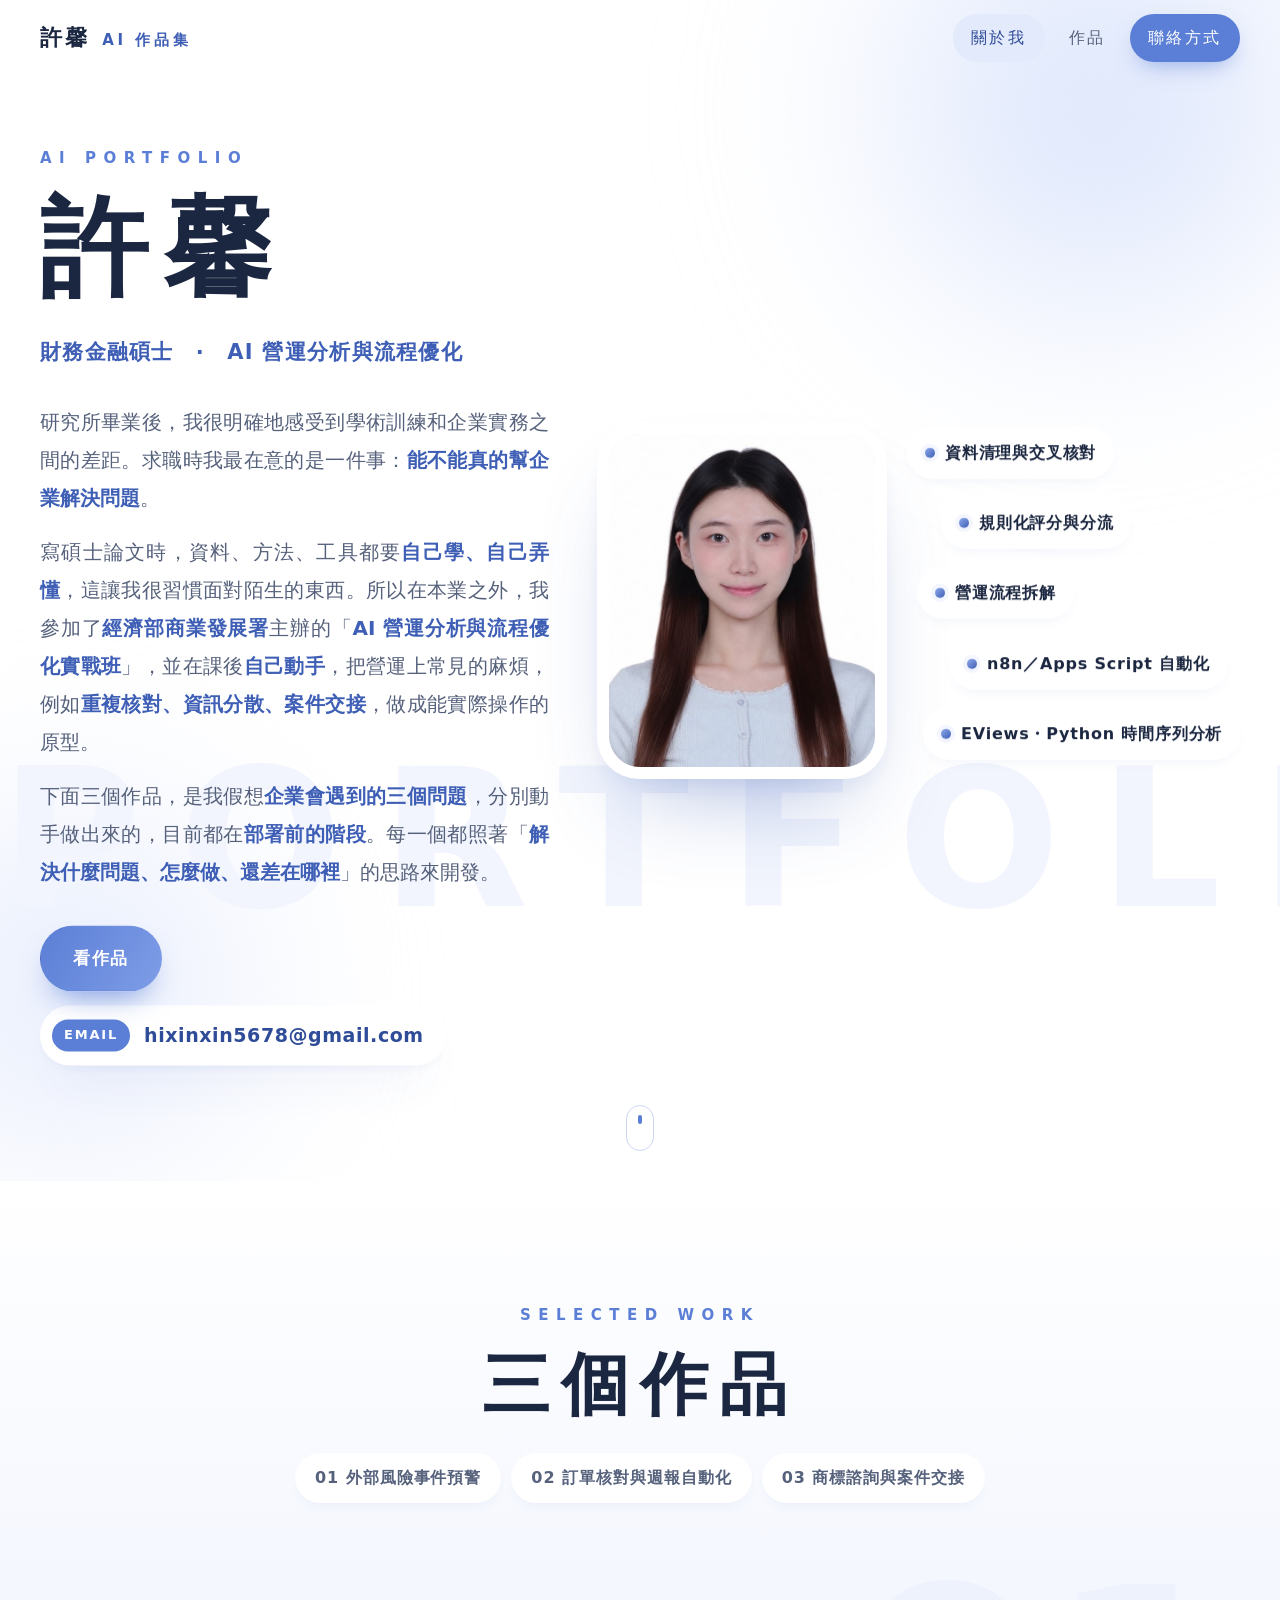
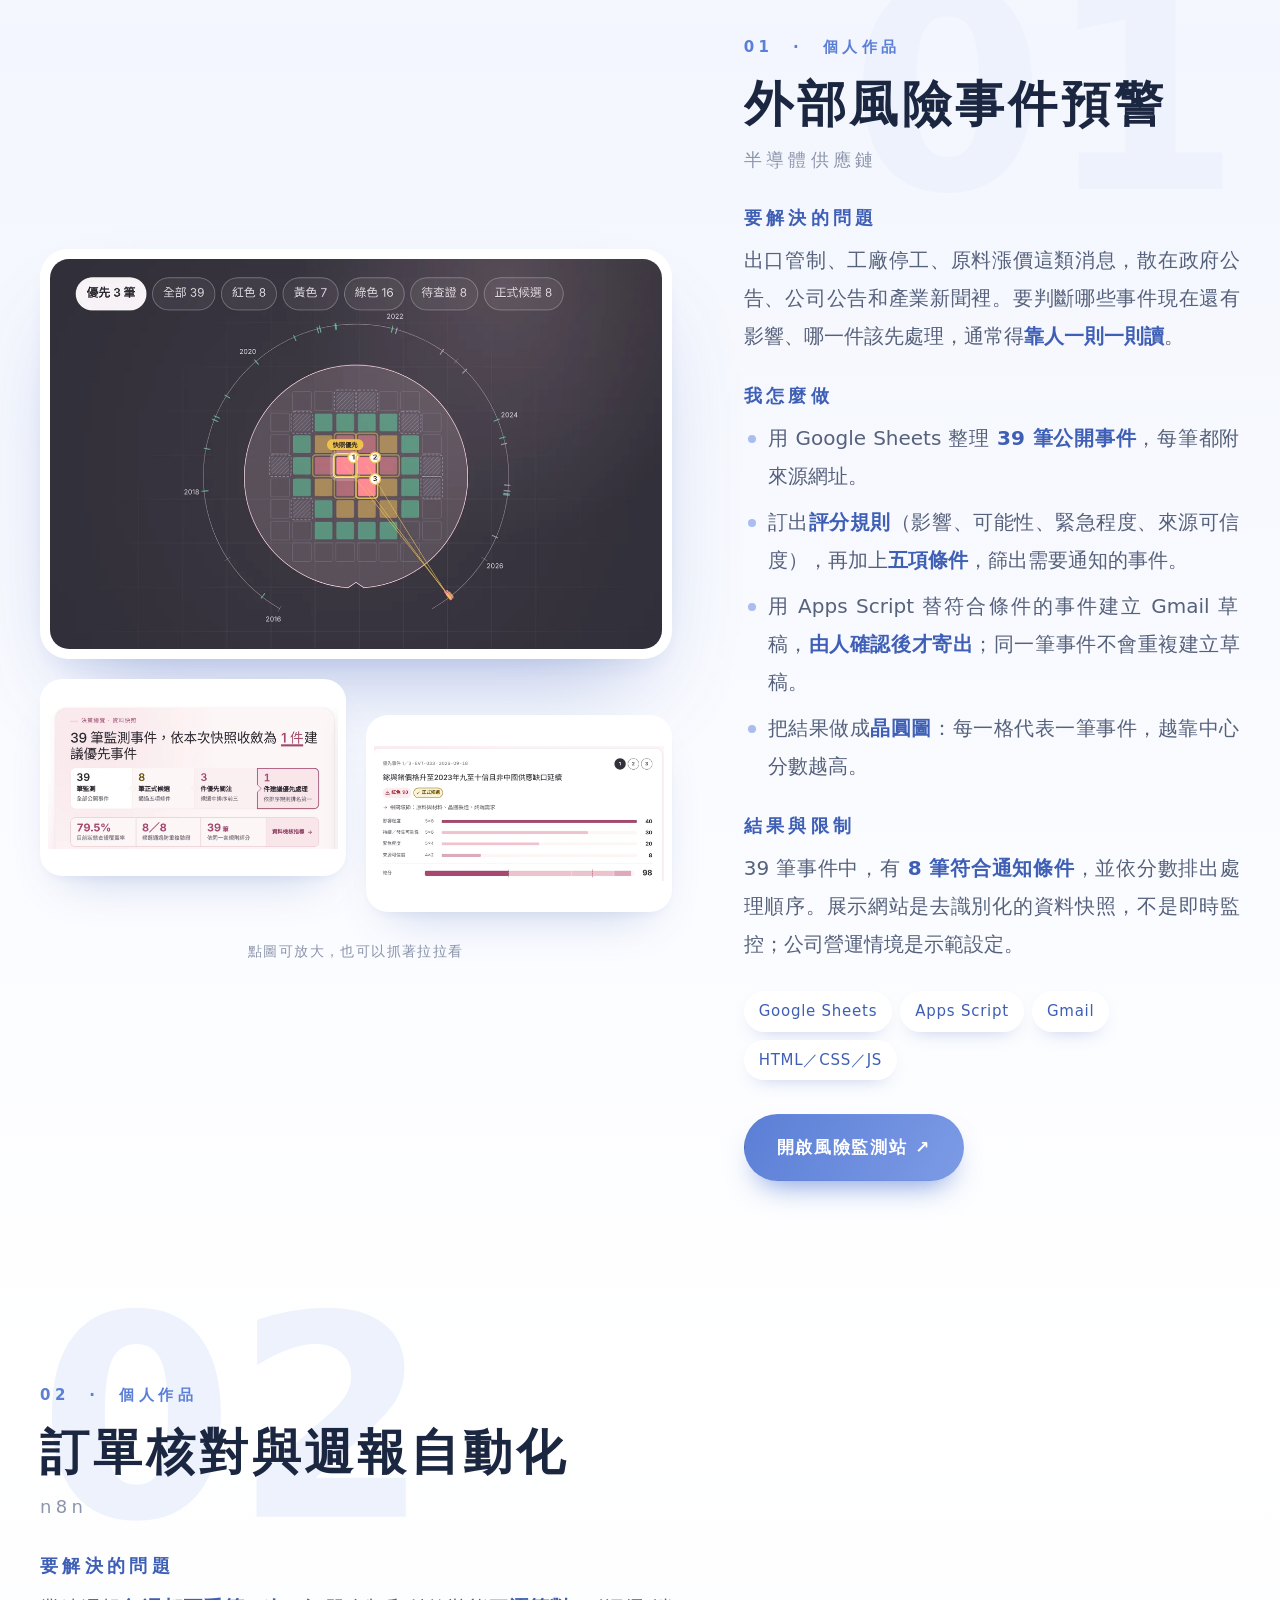
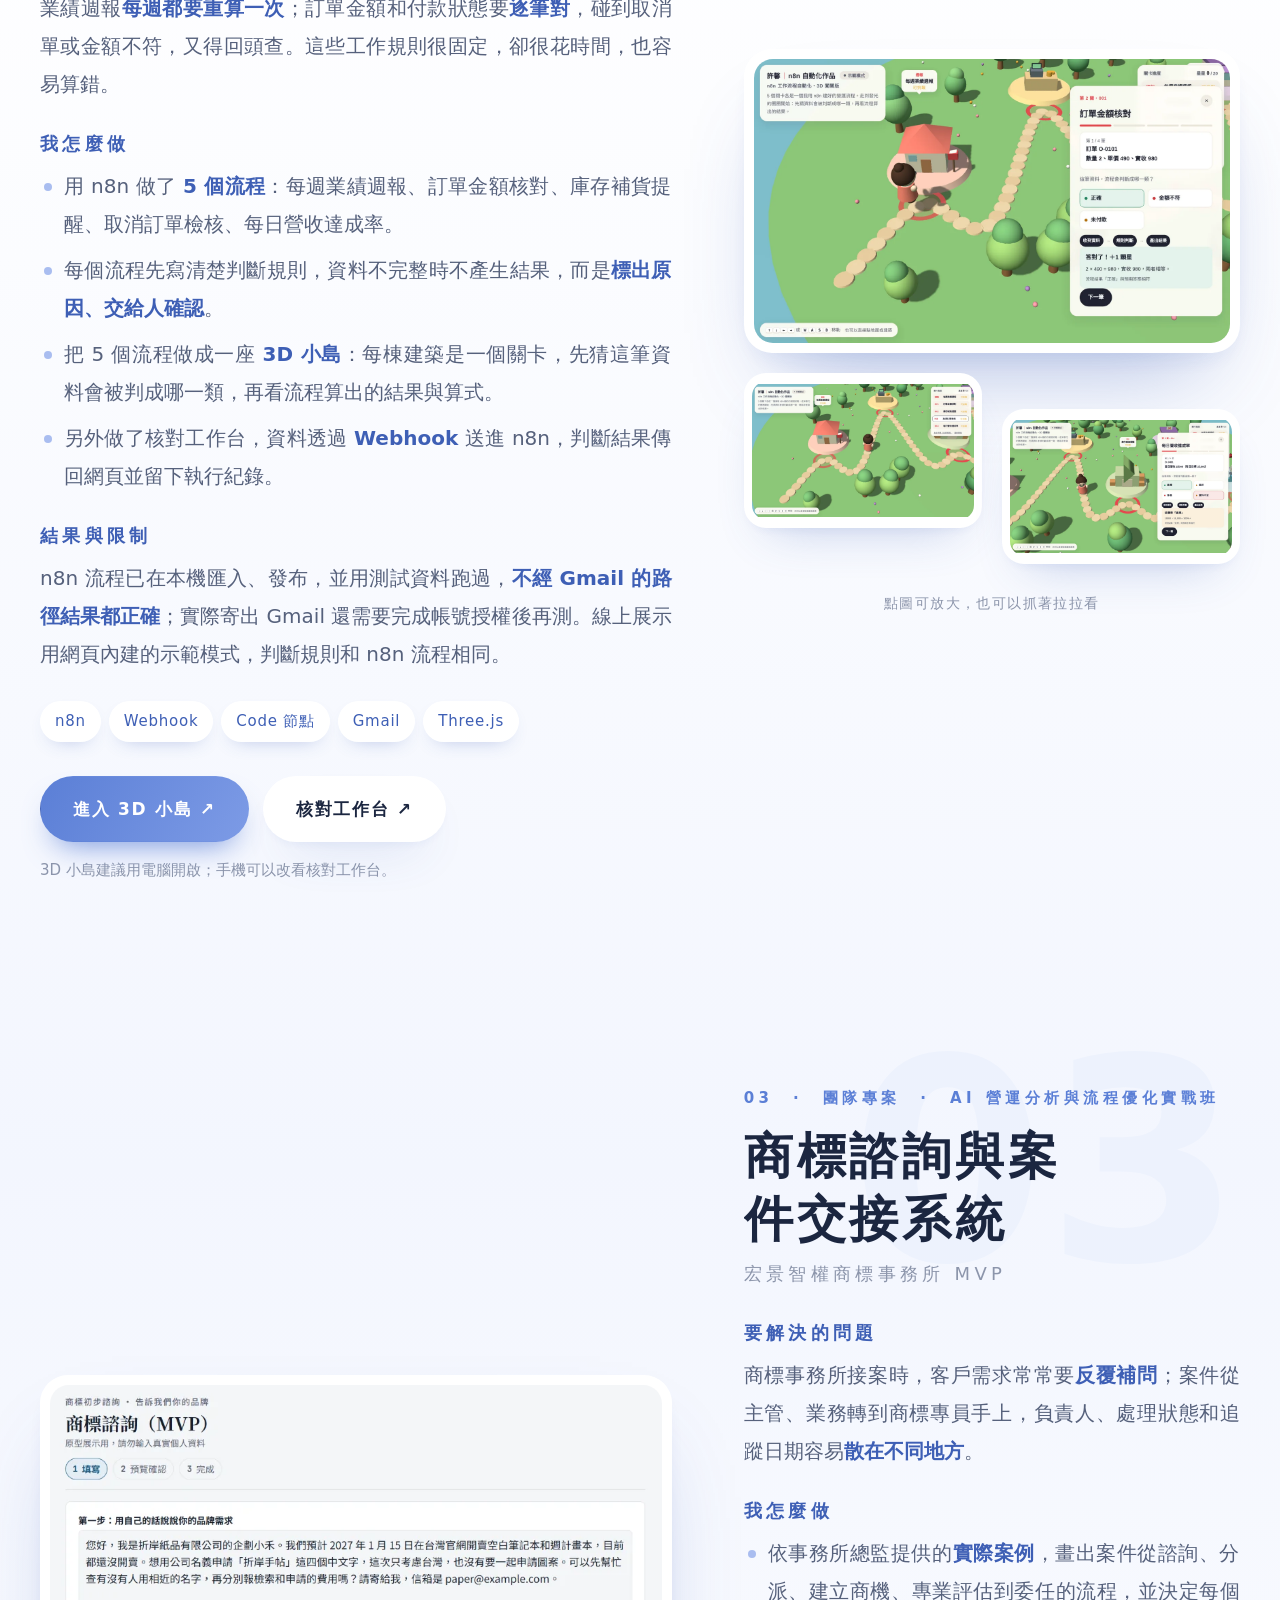
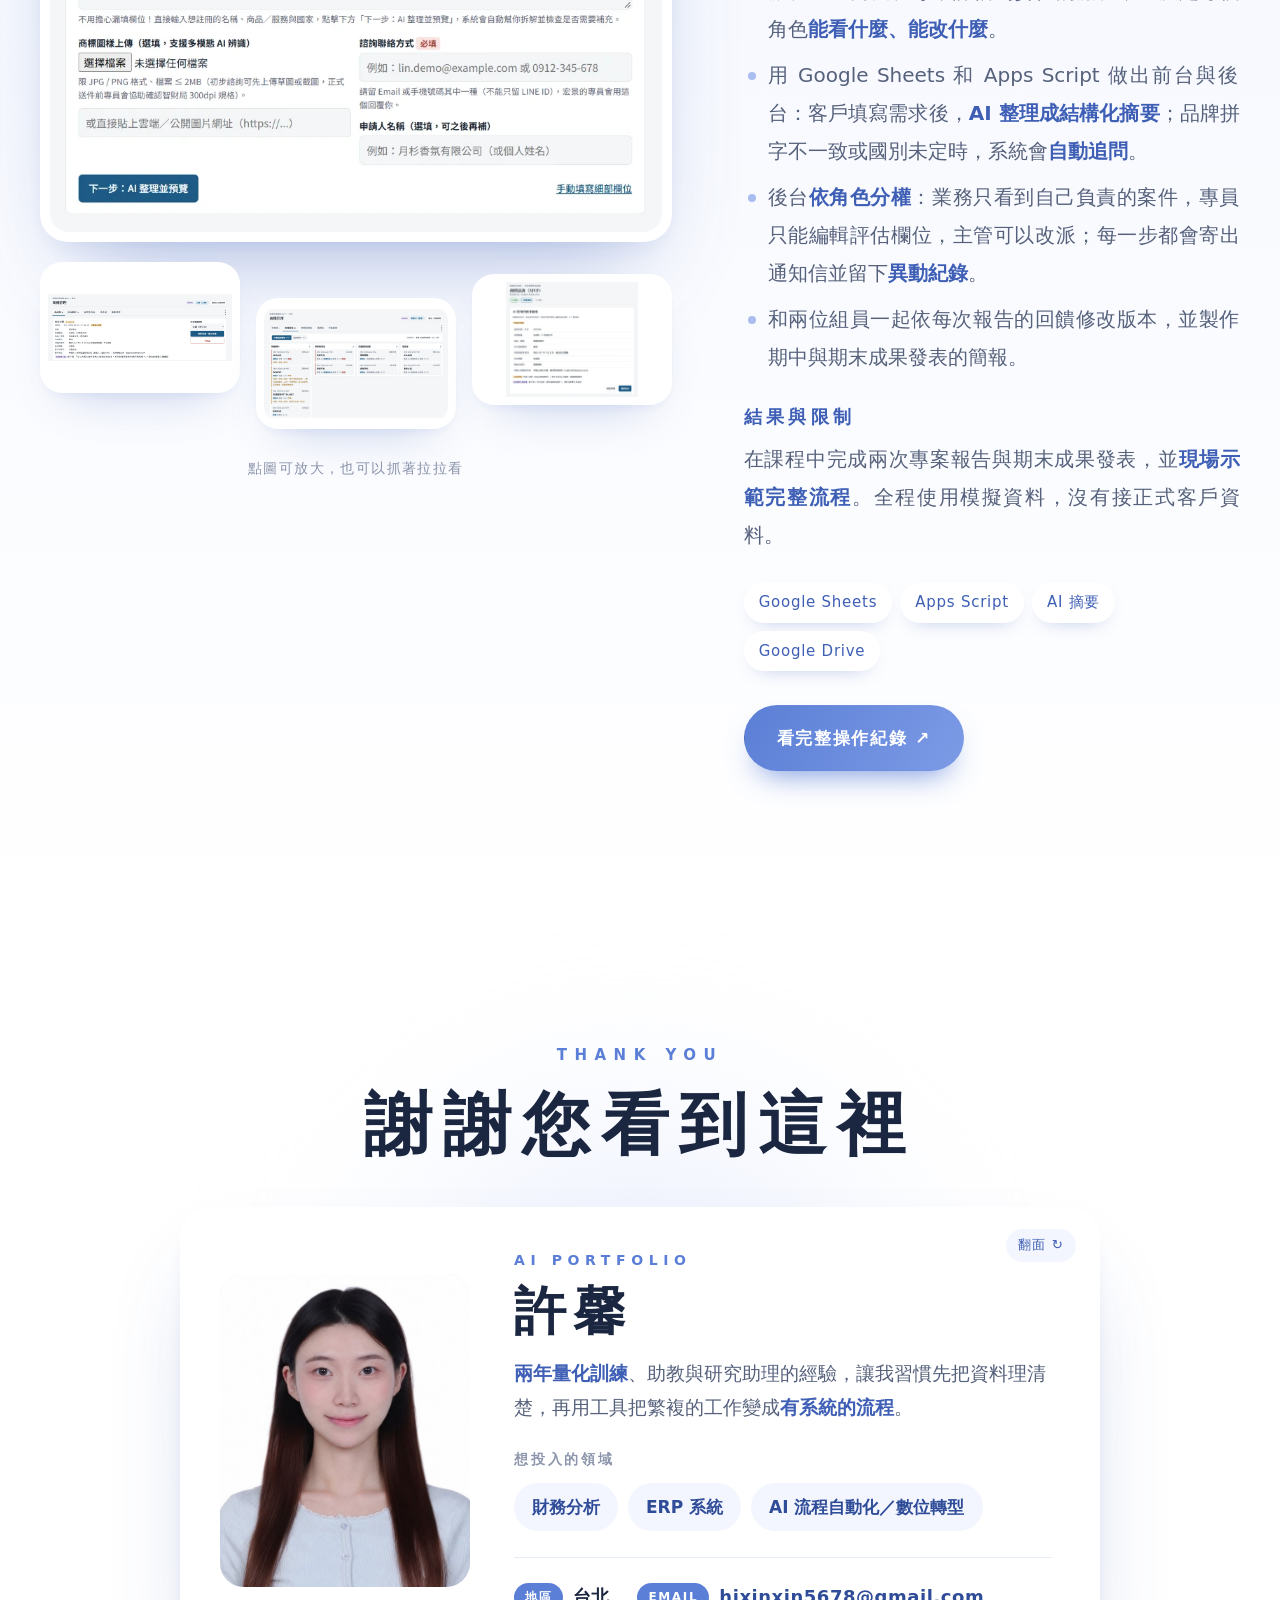
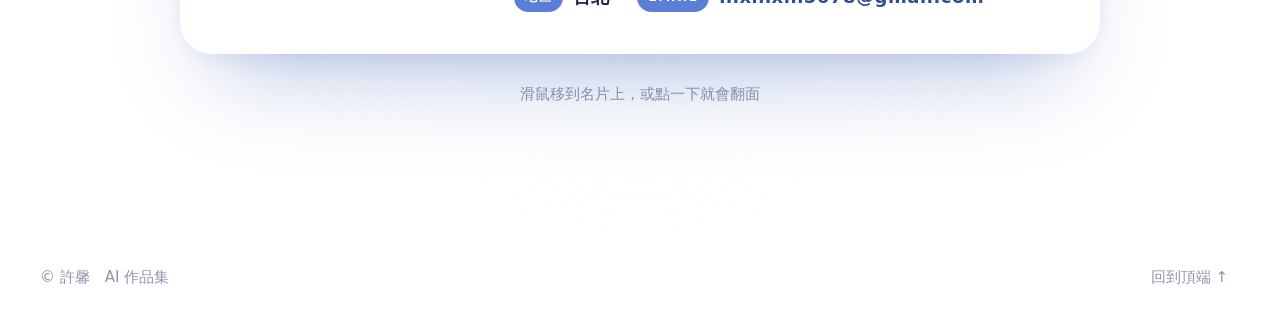
<file: index.html>
<!doctype html>
<html lang="zh-Hant">
<head>
<meta charset="utf-8">
<meta name="viewport" content="width=device-width, initial-scale=1">
<title>許馨｜AI 作品集</title>
<meta name="description" content="許馨，中原大學財務金融研究所碩士。用資料分析與自動化工具，處理營運上重複、容易出錯的工作。">
<link rel="stylesheet" href="style.css">
</head>
<body class="is-booting">

<!-- 載入骨架：灰色框框，讓人知道網頁正在載入 -->
<div class="boot" aria-hidden="true">
  <div class="boot-bar"><span class="sk" style="width:180px;height:24px"></span><span class="sk" style="width:300px;height:24px"></span></div>
  <div class="boot-hero">
    <div class="boot-text">
      <span class="sk" style="width:160px;height:16px"></span>
      <span class="sk" style="width:300px;height:80px"></span>
      <span class="sk" style="width:70%;height:22px"></span>
      <span class="sk" style="width:94%;height:16px"></span>
      <span class="sk" style="width:88%;height:16px"></span>
      <span class="sk" style="width:62%;height:16px"></span>
      <div class="boot-btns"><span class="sk" style="width:140px;height:56px;border-radius:999px"></span><span class="sk" style="width:260px;height:56px;border-radius:999px"></span></div>
    </div>
    <div class="boot-visual">
      <span class="sk boot-photo"></span>
      <div class="boot-tags"><span class="sk"></span><span class="sk"></span><span class="sk"></span><span class="sk"></span><span class="sk"></span></div>
    </div>
  </div>
</div>

<div class="progress" aria-hidden="true"><span></span></div>

<header class="topbar">
  <div class="wrap topbar-inner">
    <a href="#top" class="brand press"><b>許馨</b><span>AI 作品集</span></a>
    <nav aria-label="頁面導航">
      <a href="#about" class="press">關於我</a>
      <a href="#work" class="press">作品</a>
      <a href="#card" class="press nav-cta">聯絡方式</a>
    </nav>
  </div>
</header>

<main id="top">

  <!-- ============ 關於我 ============ -->
  <section class="hero" id="about" aria-labelledby="hero-title">
    <div class="glow g1" data-speed="-0.25" aria-hidden="true"></div>
    <div class="glow g2" data-speed="0.18" aria-hidden="true"></div>
    <p class="bg-word" data-speed="0.35" aria-hidden="true">PORTFOLIO</p>

    <div class="wrap hero-inner">
      <div class="hero-text" data-speed="-0.05">
        <p class="eyebrow fx" style="--i:0">AI PORTFOLIO</p>
        <h1 id="hero-title" class="grad fx" style="--i:1">許馨</h1>
        <p class="role fx" style="--i:2">財務金融碩士　·　AI 營運分析與流程優化</p>
        <p class="fx" style="--i:3">研究所畢業後，我很明確地感受到學術訓練和企業實務之間的差距。求職時我最在意的是一件事：<b class="hl">能不能真的幫企業解決問題</b>。</p>
        <p class="fx" style="--i:4">寫碩士論文時，資料、方法、工具都要<b class="hl">自己學、自己弄懂</b>，這讓我很習慣面對陌生的東西。所以在本業之外，我參加了<b class="hl">經濟部商業發展署</b>主辦的「<b class="hl">AI 營運分析與流程優化實戰班</b>」，並在課後<b class="hl">自己動手</b>，把營運上常見的麻煩，例如<b class="hl">重複核對、資訊分散、案件交接</b>，做成能實際操作的原型。</p>
        <p class="fx" style="--i:5">下面三個作品，是我假想<b class="hl">企業會遇到的三個問題</b>，分別動手做出來的，目前都在<b class="hl">部署前的階段</b>。每一個都照著「<b class="hl">解決什麼問題、怎麼做、還差在哪裡</b>」的思路來開發。</p>
        <div class="actions fx" style="--i:6">
          <a class="btn btn-primary press" href="#work">看作品</a>
          <p class="mail-chip"><span class="mail-label">Email</span><span class="mail-addr">hixinxin5678@gmail.com</span></p>
        </div>
      </div>

      <div class="hero-visual">
        <figure class="photo-card fx" style="--i:2" data-speed="0.06">
          <div class="pull" data-pull>
            <div class="photo-frame"><div class="media"><img src="photo.jpg" alt="許馨的照片" width="600" height="750" decoding="async" draggable="false"></div></div>
          </div>
        </figure>
        <ul class="skill-tags" aria-label="能力" data-speed="0.1">
          <li class="fx" style="--i:4;--x:0px"><span class="pull tag" data-pull><i></i>資料清理與交叉核對</span></li>
          <li class="fx" style="--i:5;--x:34px"><span class="pull tag" data-pull><i></i>規則化評分與分流</span></li>
          <li class="fx" style="--i:6;--x:10px"><span class="pull tag" data-pull><i></i>營運流程拆解</span></li>
          <li class="fx" style="--i:7;--x:42px"><span class="pull tag" data-pull><i></i>n8n／Apps Script 自動化</span></li>
          <li class="fx" style="--i:8;--x:16px"><span class="pull tag" data-pull><i></i>EViews・Python 時間序列分析</span></li>
        </ul>
      </div>
    </div>
    <a href="#work" class="scroll-hint" aria-label="往下看作品"><span></span></a>
  </section>

  <!-- ============ 作品 ============ -->
  <section class="works" id="work" aria-labelledby="work-title">
    <div class="wrap">
      <header class="section-head">
        <p class="eyebrow fx">SELECTED WORK</p>
        <h2 id="work-title" class="grad fx" style="--i:1">三個作品</h2>
        <nav class="work-jump fx" style="--i:2" aria-label="作品快速跳轉">
          <a href="#p1" class="press">01 外部風險事件預警</a>
          <a href="#p2" class="press">02 訂單核對與週報自動化</a>
          <a href="#p3" class="press">03 商標諮詢與案件交接</a>
        </nav>
      </header>
    </div>

    <!-- 01 -->
    <article class="project" id="p1" aria-labelledby="p1-title">
      <p class="big-num" data-speed="0.3" aria-hidden="true">01</p>
      <div class="wrap project-grid">
        <div class="project-visual">
          <figure class="shot main fx" style="--i:0" data-speed="0.05"><div class="pull" data-pull><div class="media"><img src="shots/risk-c-wafer.webp" data-full="shots/risk-full-wafer.webp" alt="晶圓風險圖：每格代表一筆事件，越靠中心分數越高" width="1200" height="765" loading="lazy" draggable="false"></div></div></figure>
          <div class="thumbs">
            <figure class="shot fx" style="--i:2" data-speed="-0.06"><div class="pull" data-pull><div class="media"><img src="shots/risk-c-headline.webp" data-full="shots/risk-pink-top.webp" alt="監測站首頁：39 筆事件依規則收斂到 1 件優先事件" width="1100" height="542" loading="lazy" draggable="false"></div></div></figure>
            <figure class="shot fx" style="--i:3" data-speed="0.1"><div class="pull" data-pull><div class="media"><img src="shots/risk-c-score.webp" data-full="shots/risk-full-signal.webp" alt="單筆事件：四項評分怎麼加總、五項條件是否通過" width="1100" height="513" loading="lazy" draggable="false"></div></div></figure>
          </div>
          <p class="shot-tip">點圖可放大，也可以抓著拉拉看</p>
        </div>
        <div class="project-text">
          <p class="kicker fx" style="--i:0">01　·　個人作品</p>
          <h3 id="p1-title" class="grad fx" style="--i:1">外部風險事件預警</h3>
          <p class="sub-title fx" style="--i:2">半導體供應鏈</p>
          <div class="block fx" style="--i:3">
            <h4>要解決的問題</h4>
            <p>出口管制、工廠停工、原料漲價這類消息，散在政府公告、公司公告和產業新聞裡。要判斷哪些事件現在還有影響、哪一件該先處理，通常得<b class="hl">靠人一則一則讀</b>。</p>
          </div>
          <div class="block fx" style="--i:4">
            <h4>我怎麼做</h4>
            <ul>
              <li>用 Google Sheets 整理 <b class="hl">39 筆公開事件</b>，每筆都附來源網址。</li>
              <li>訂出<b class="hl">評分規則</b>（影響、可能性、緊急程度、來源可信度），再加上<b class="hl">五項條件</b>，篩出需要通知的事件。</li>
              <li>用 Apps Script 替符合條件的事件建立 Gmail 草稿，<b class="hl">由人確認後才寄出</b>；同一筆事件不會重複建立草稿。</li>
              <li>把結果做成<b class="hl">晶圓圖</b>：每一格代表一筆事件，越靠中心分數越高。</li>
            </ul>
          </div>
          <div class="block fx" style="--i:5">
            <h4>結果與限制</h4>
            <p>39 筆事件中，有 <b class="hl">8 筆符合通知條件</b>，並依分數排出處理順序。展示網站是去識別化的資料快照，不是即時監控；公司營運情境是示範設定。</p>
          </div>
          <p class="tools fx" style="--i:6"><span>Google Sheets</span><span>Apps Script</span><span>Gmail</span><span>HTML／CSS／JS</span></p>
          <div class="actions fx" style="--i:7">
            <a class="btn btn-primary press" href="risk/index.html" target="_blank" rel="noopener">開啟風險監測站 ↗</a>
          </div>
        </div>
      </div>
    </article>

    <!-- 02 -->
    <article class="project reverse" id="p2" aria-labelledby="p2-title">
      <p class="big-num" data-speed="0.3" aria-hidden="true">02</p>
      <div class="wrap project-grid">
        <div class="project-visual">
          <figure class="shot main fx" style="--i:0" data-speed="0.05"><div class="pull" data-pull><div class="media"><img src="shots/n8n-quiz.webp" alt="訂單金額核對關卡：答完會顯示流程算式與結果" width="1400" height="836" loading="lazy" draggable="false"></div></div></figure>
          <div class="thumbs">
            <figure class="shot fx" style="--i:2" data-speed="-0.06"><div class="pull" data-pull><div class="media"><img src="shots/n8n-island.webp" alt="3D 小島上的 5 個關卡與進度" width="1400" height="836" loading="lazy" draggable="false"></div></div></figure>
            <figure class="shot fx" style="--i:3" data-speed="0.1"><div class="pull" data-pull><div class="media"><img src="shots/n8n-level4.webp" alt="每日營收達成率關卡：猜錯也會說明判斷原因" width="1400" height="836" loading="lazy" draggable="false"></div></div></figure>
          </div>
          <p class="shot-tip">點圖可放大，也可以抓著拉拉看</p>
        </div>
        <div class="project-text">
          <p class="kicker fx" style="--i:0">02　·　個人作品</p>
          <h3 id="p2-title" class="grad fx" style="--i:1">訂單核對與週報自動化</h3>
          <p class="sub-title fx" style="--i:2">n8n</p>
          <div class="block fx" style="--i:3">
            <h4>要解決的問題</h4>
            <p>業績週報<b class="hl">每週都要重算一次</b>；訂單金額和付款狀態要<b class="hl">逐筆對</b>，碰到取消單或金額不符，又得回頭查。這些工作規則很固定，卻很花時間，也容易算錯。</p>
          </div>
          <div class="block fx" style="--i:4">
            <h4>我怎麼做</h4>
            <ul>
              <li>用 n8n 做了 <b class="hl">5 個流程</b>：每週業績週報、訂單金額核對、庫存補貨提醒、取消訂單檢核、每日營收達成率。</li>
              <li>每個流程先寫清楚判斷規則，資料不完整時不產生結果，而是<b class="hl">標出原因、交給人確認</b>。</li>
              <li>把 5 個流程做成一座 <b class="hl">3D 小島</b>：每棟建築是一個關卡，先猜這筆資料會被判成哪一類，再看流程算出的結果與算式。</li>
              <li>另外做了核對工作台，資料透過 <b class="hl">Webhook</b> 送進 n8n，判斷結果傳回網頁並留下執行紀錄。</li>
            </ul>
          </div>
          <div class="block fx" style="--i:5">
            <h4>結果與限制</h4>
            <p>n8n 流程已在本機匯入、發布，並用測試資料跑過，<b class="hl">不經 Gmail 的路徑結果都正確</b>；實際寄出 Gmail 還需要完成帳號授權後再測。線上展示用網頁內建的示範模式，判斷規則和 n8n 流程相同。</p>
          </div>
          <p class="tools fx" style="--i:6"><span>n8n</span><span>Webhook</span><span>Code 節點</span><span>Gmail</span><span>Three.js</span></p>
          <div class="actions fx" style="--i:7">
            <a class="btn btn-primary press" href="n8n/xin_n8n_quest_3d.html" target="_blank" rel="noopener">進入 3D 小島 ↗</a>
            <a class="btn btn-soft press" href="n8n/xin_n8n_workbench.html" target="_blank" rel="noopener">核對工作台 ↗</a>
          </div>
          <p class="note fx" style="--i:8">3D 小島建議用電腦開啟；手機可以改看核對工作台。</p>
        </div>
      </div>
    </article>

    <!-- 03 -->
    <article class="project" id="p3" aria-labelledby="p3-title">
      <p class="big-num" data-speed="0.3" aria-hidden="true">03</p>
      <div class="wrap project-grid">
        <div class="project-visual">
          <figure class="shot main fx" style="--i:0" data-speed="0.05"><div class="pull" data-pull><div class="media"><img src="shots/hj-front.webp" alt="前台：客戶用自己的話描述品牌需求" width="874" height="639" loading="lazy" draggable="false"></div></div></figure>
          <div class="thumbs thumbs-3">
            <figure class="shot fx" style="--i:2" data-speed="-0.06"><div class="pull" data-pull><div class="media"><img src="shots/hj-backend.webp" alt="後台：主管登入後檢視待分派的諮詢單" width="1400" height="513" loading="lazy" draggable="false"></div></div></figure>
            <figure class="shot fx" style="--i:3" data-speed="0.1"><div class="pull" data-pull><div class="media"><img src="shots/hj-board.webp" alt="商機看板：業務預設只看自己負責的案件" width="1100" height="655" loading="lazy" draggable="false"></div></div></figure>
            <figure class="shot fx" style="--i:4" data-speed="-0.03"><div class="pull" data-pull><div class="media"><img src="shots/hj-followup.webp" alt="品牌拼字不一致時，AI 整理摘要並標出要追問的地方" width="1100" height="963" loading="lazy" draggable="false"></div></div></figure>
          </div>
          <p class="shot-tip">點圖可放大，也可以抓著拉拉看</p>
        </div>
        <div class="project-text">
          <p class="kicker fx" style="--i:0">03　·　團隊專案　·　AI 營運分析與流程優化實戰班</p>
          <h3 id="p3-title" class="grad fx" style="--i:1">商標諮詢與案件交接系統</h3>
          <p class="sub-title fx" style="--i:2">宏景智權商標事務所 MVP</p>
          <div class="block fx" style="--i:3">
            <h4>要解決的問題</h4>
            <p>商標事務所接案時，客戶需求常常要<b class="hl">反覆補問</b>；案件從主管、業務轉到商標專員手上，負責人、處理狀態和追蹤日期容易<b class="hl">散在不同地方</b>。</p>
          </div>
          <div class="block fx" style="--i:4">
            <h4>我怎麼做</h4>
            <ul>
              <li>依事務所總監提供的<b class="hl">實際案例</b>，畫出案件從諮詢、分派、建立商機、專業評估到委任的流程，並決定每個角色<b class="hl">能看什麼、能改什麼</b>。</li>
              <li>用 Google Sheets 和 Apps Script 做出前台與後台：客戶填寫需求後，<b class="hl">AI 整理成結構化摘要</b>；品牌拼字不一致或國別未定時，系統會<b class="hl">自動追問</b>。</li>
              <li>後台<b class="hl">依角色分權</b>：業務只看到自己負責的案件，專員只能編輯評估欄位，主管可以改派；每一步都會寄出通知信並留下<b class="hl">異動紀錄</b>。</li>
              <li>和兩位組員一起依每次報告的回饋修改版本，並製作期中與期末成果發表的簡報。</li>
            </ul>
          </div>
          <div class="block fx" style="--i:5">
            <h4>結果與限制</h4>
            <p>在課程中完成兩次專案報告與期末成果發表，並<b class="hl">現場示範完整流程</b>。全程使用模擬資料，沒有接正式客戶資料。</p>
          </div>
          <p class="tools fx" style="--i:6"><span>Google Sheets</span><span>Apps Script</span><span>AI 摘要</span><span>Google Drive</span></p>
          <div class="actions fx" style="--i:7">
            <a class="btn btn-primary press" href="hongjing/hongjing-showcase-v3.html" target="_blank" rel="noopener">看完整操作紀錄 ↗</a>
          </div>
        </div>
      </div>
    </article>
  </section>

  <!-- ============ 名片 ============ -->
  <section class="ending" id="card" aria-labelledby="card-title">
    <div class="glow g3" data-speed="-0.2" aria-hidden="true"></div>
    <div class="wrap">
      <header class="section-head">
        <p class="eyebrow fx">THANK YOU</p>
        <h2 class="grad fx" style="--i:1">謝謝您看到這裡</h2>
      </header>
      <div class="card-wrap fx" style="--i:2">
        <div class="bizcard" tabindex="0" aria-label="許馨的名片，點一下可翻面看聯絡方式">
          <div class="face front">
            <div class="card-photo"><div class="media"><img src="photo.jpg" alt="" width="600" height="750" loading="lazy" draggable="false"></div></div>
            <div class="card-info">
              <p class="card-brand">AI PORTFOLIO</p>
              <h3 id="card-title">許馨</h3>
              <p class="card-sum"><b class="hl">兩年量化訓練</b>、助教與研究助理的經驗，讓我習慣先把資料理清楚，再用工具把繁複的工作變成<b class="hl">有系統的流程</b>。</p>
              <p class="card-roles-label">想投入的領域</p>
              <ul class="card-roles"><li>財務分析</li><li>ERP 系統</li><li>AI 流程自動化／數位轉型</li></ul>
              <div class="card-foot">
                <p class="card-loc"><span class="foot-label">地區</span>台北</p>
                <p class="card-mail"><span class="foot-label">Email</span><span class="mail-addr">hixinxin5678@gmail.com</span></p>
              </div>
            </div>
            <span class="flip-hint" aria-hidden="true">翻面 ↻</span>
          </div>
          <div class="face back">
            <p class="back-title">期待為貴公司<br class="m-br">盡一份心力</p>
            <p class="back-text">若我的經驗對貴團隊有幫助，誠摯期待能有面談的機會。</p>
            <p class="back-mail"><span class="mail-label">Email</span><span class="mail-addr">hixinxin5678@gmail.com</span></p>
          </div>
        </div>
      </div>
      <p class="card-tip fx" style="--i:3"><span class="tip-hover">滑鼠移到名片上，或點一下就會翻面</span><span class="tip-touch">點一下名片翻面</span></p>
    </div>
  </section>

</main>

<footer class="footer"><div class="wrap"><span>© 許馨　AI 作品集</span><a href="#top" class="press">回到頂端 ↑</a></div></footer>

<div class="lightbox" hidden><button class="lb-close press" aria-label="關閉">×</button><img alt=""><p></p></div>
<div class="toast" role="status" aria-live="polite"></div>
<script src="main.js"></script>
</body>
</html>
</file>
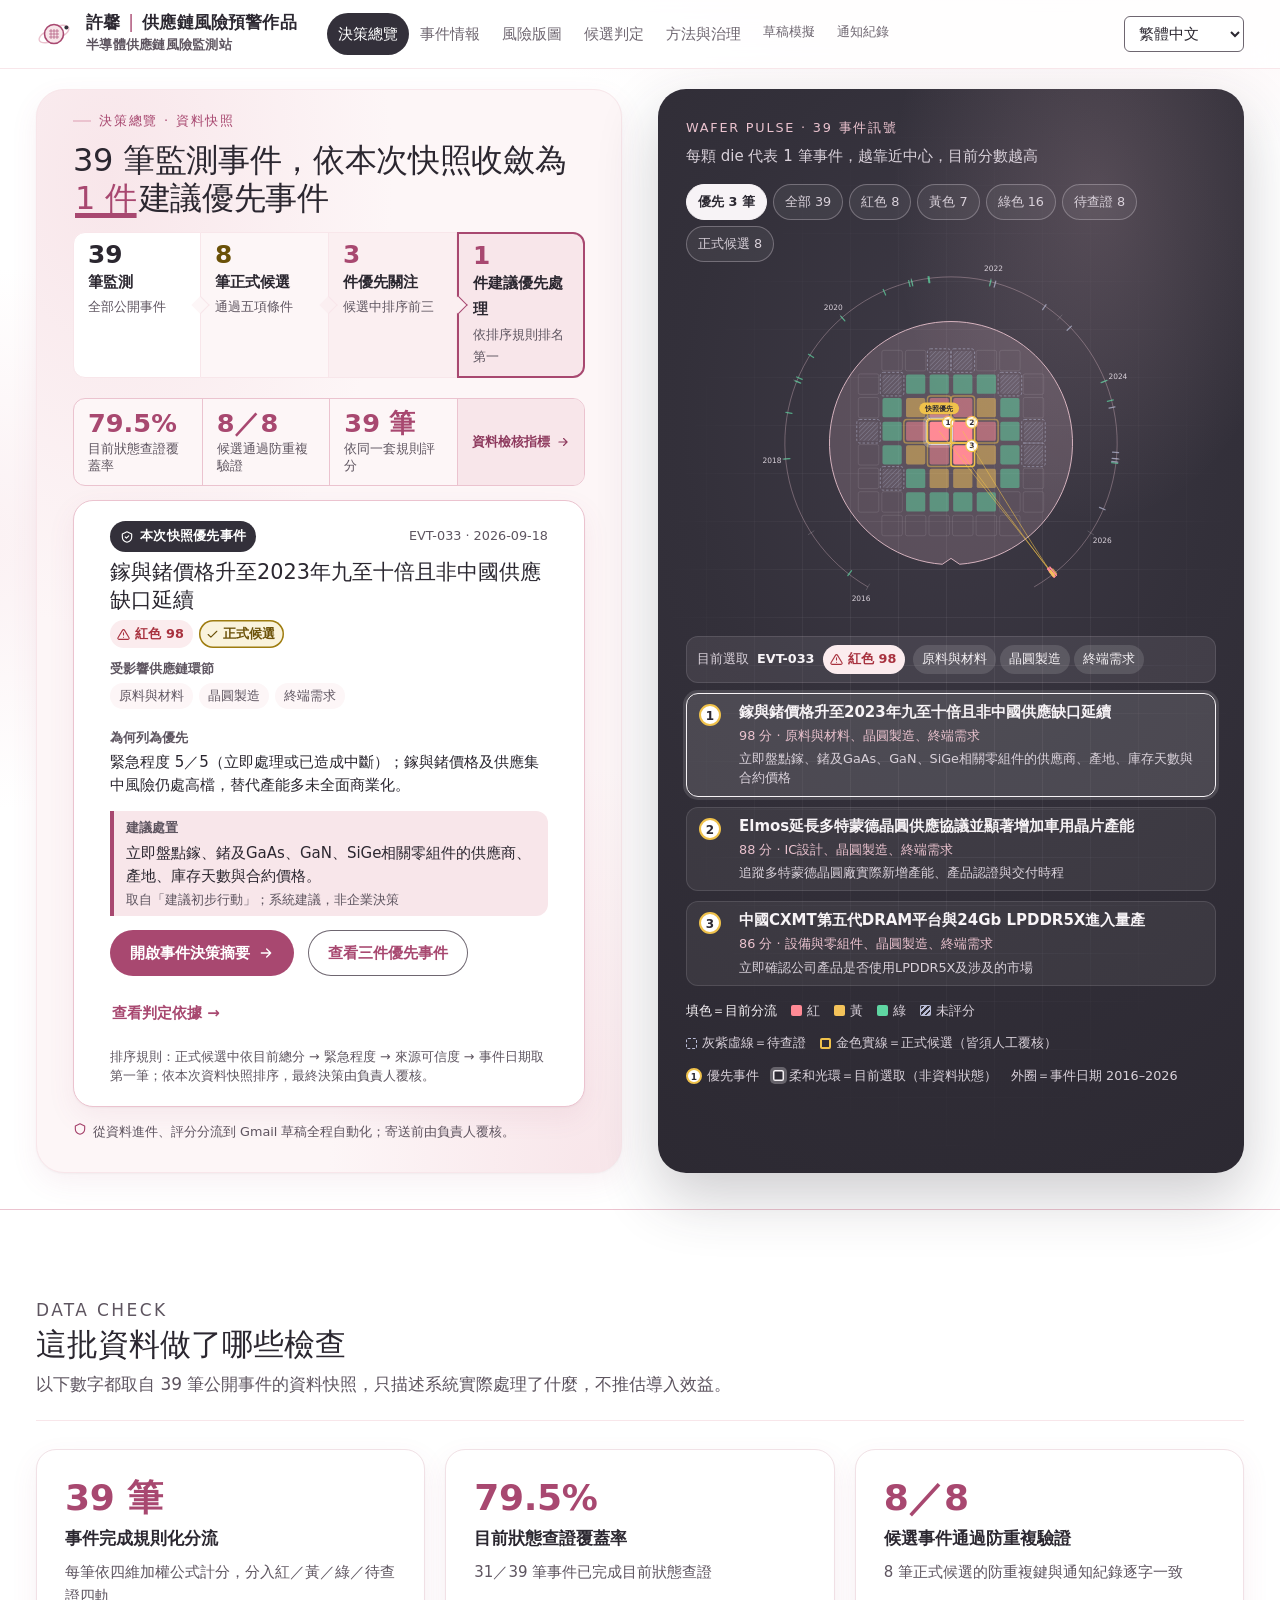
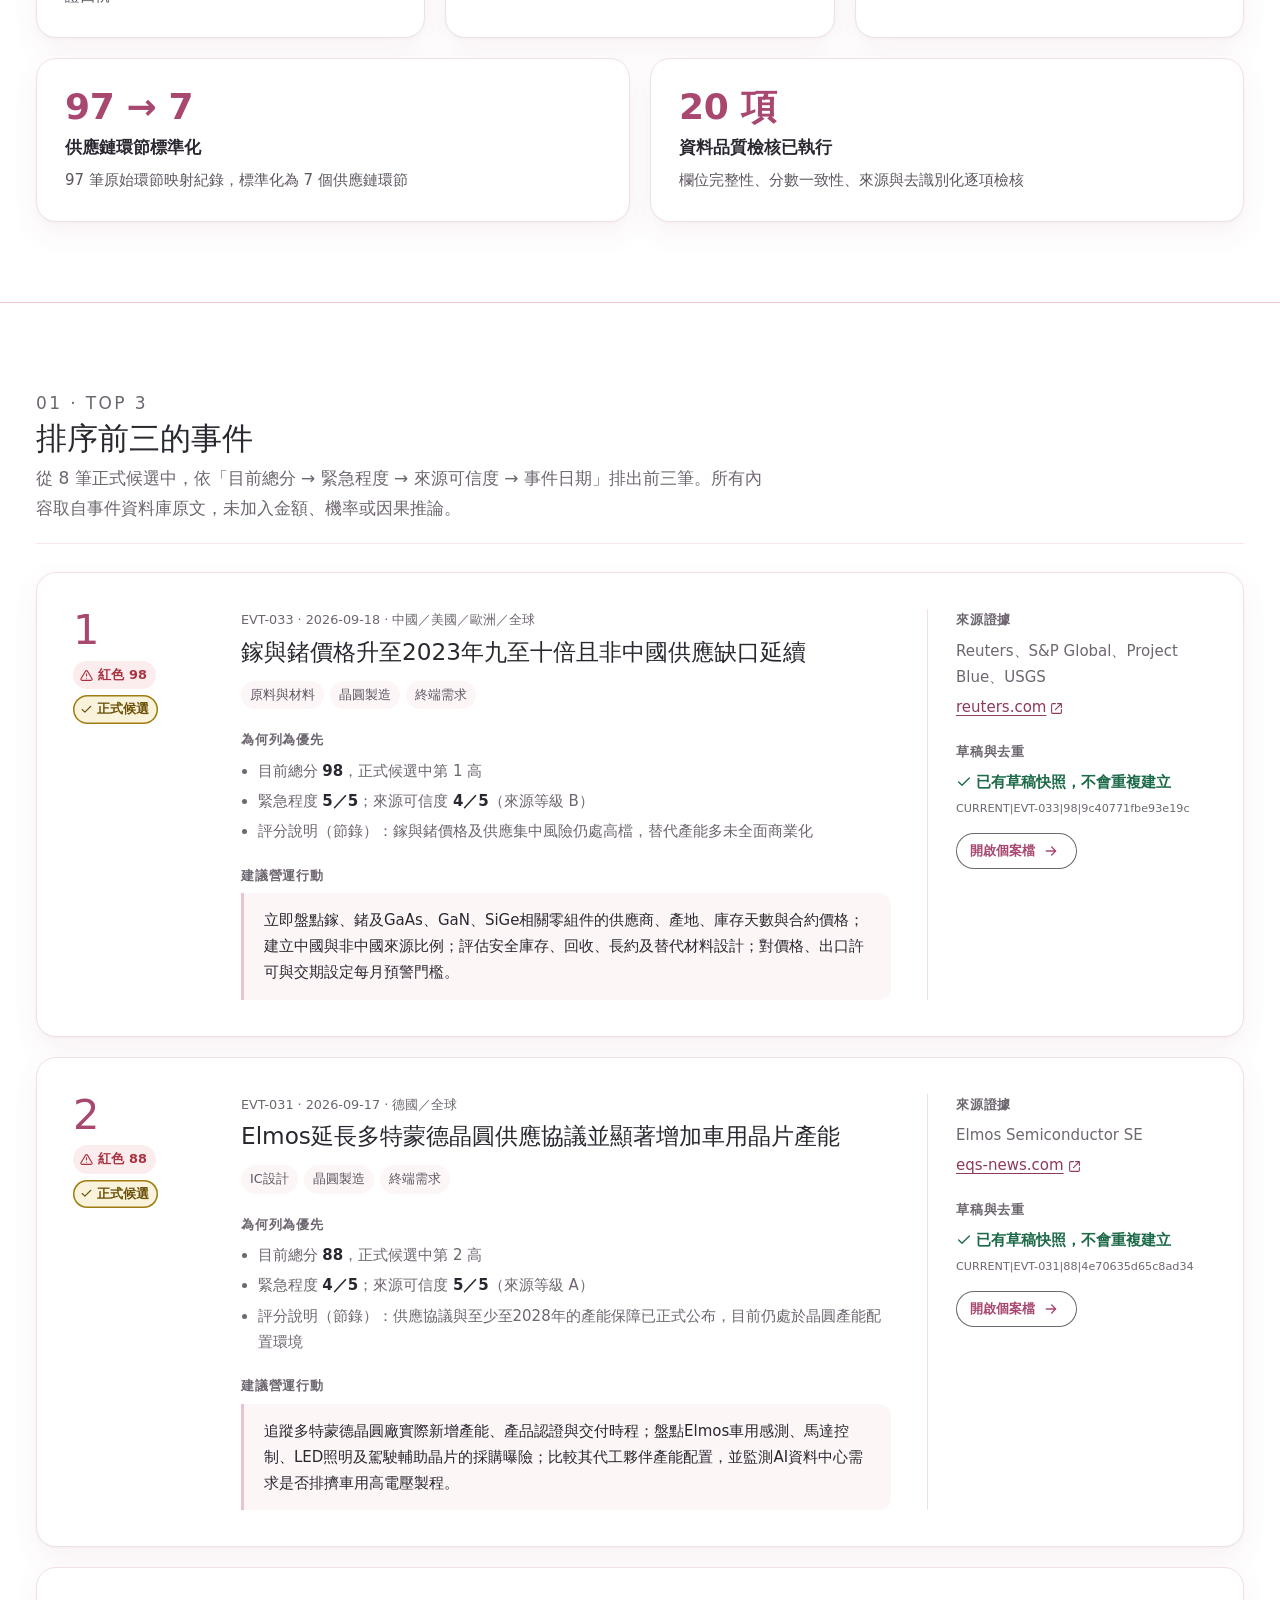
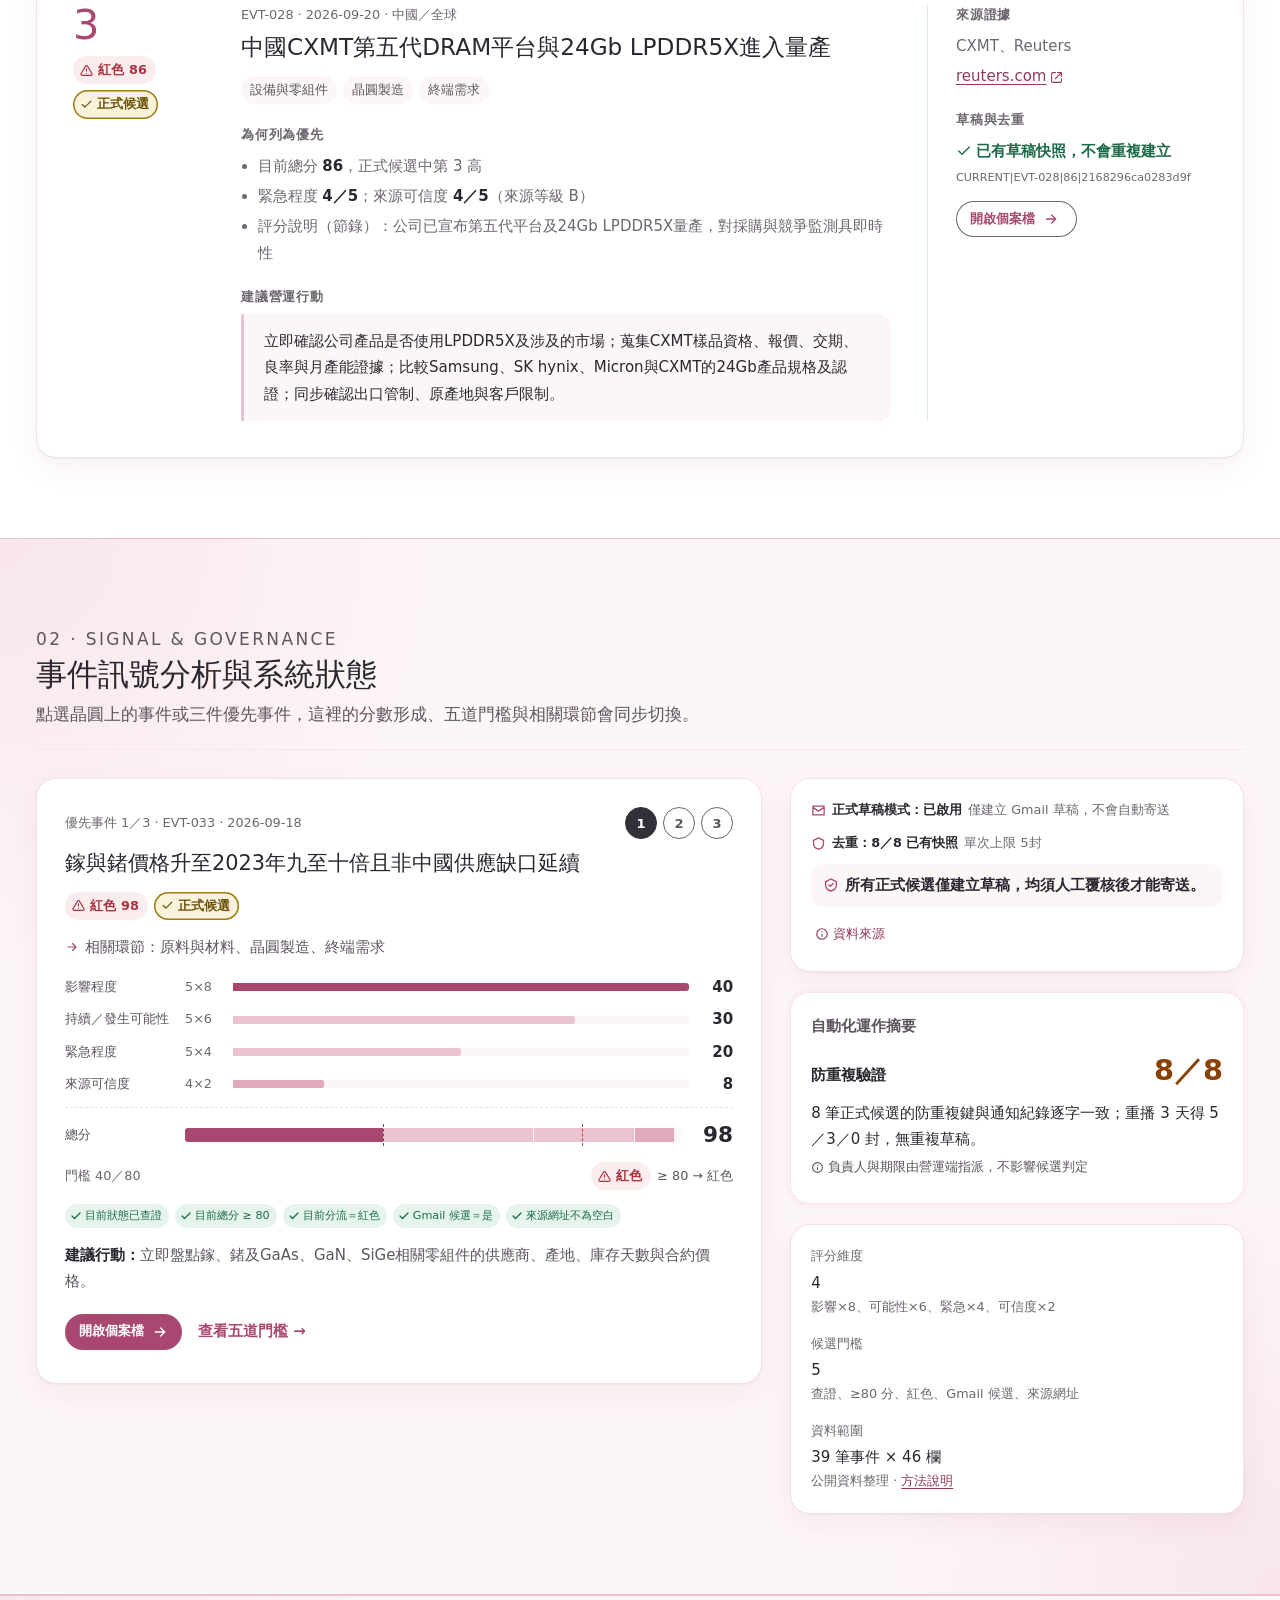
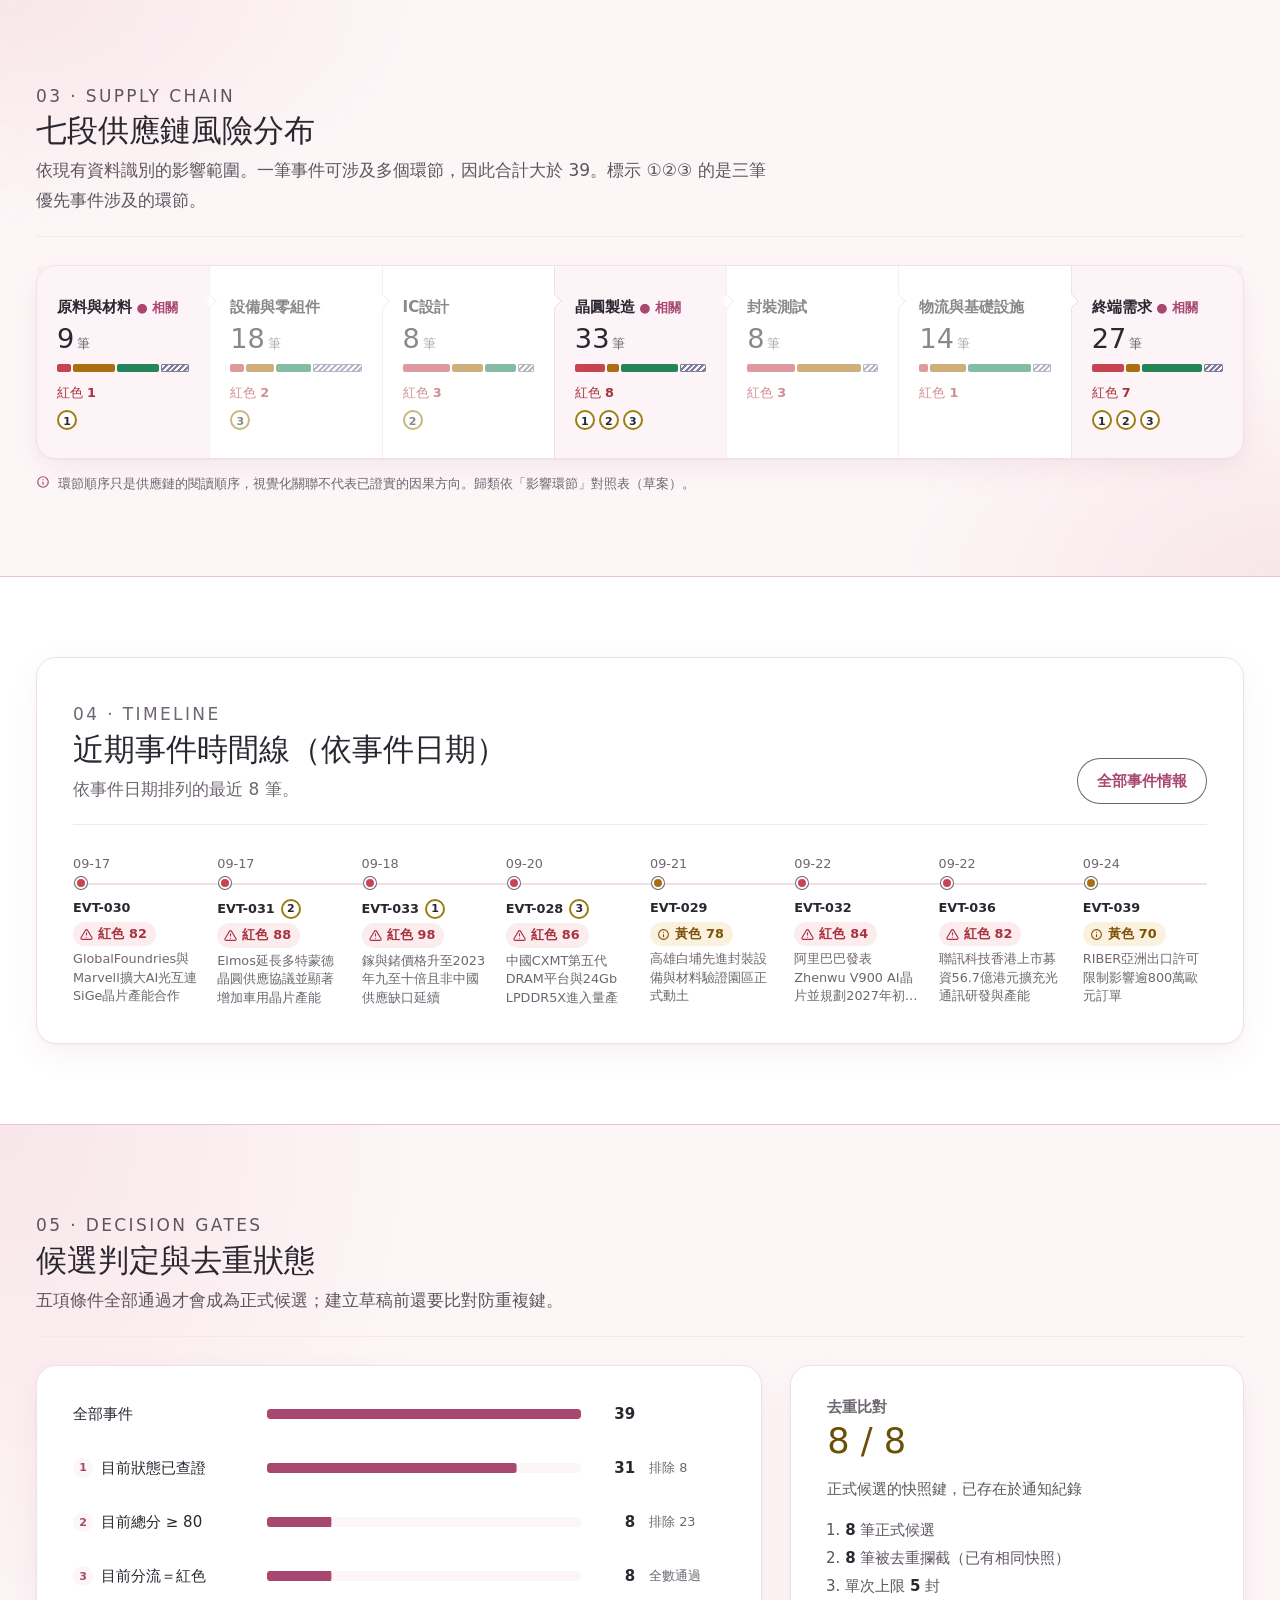
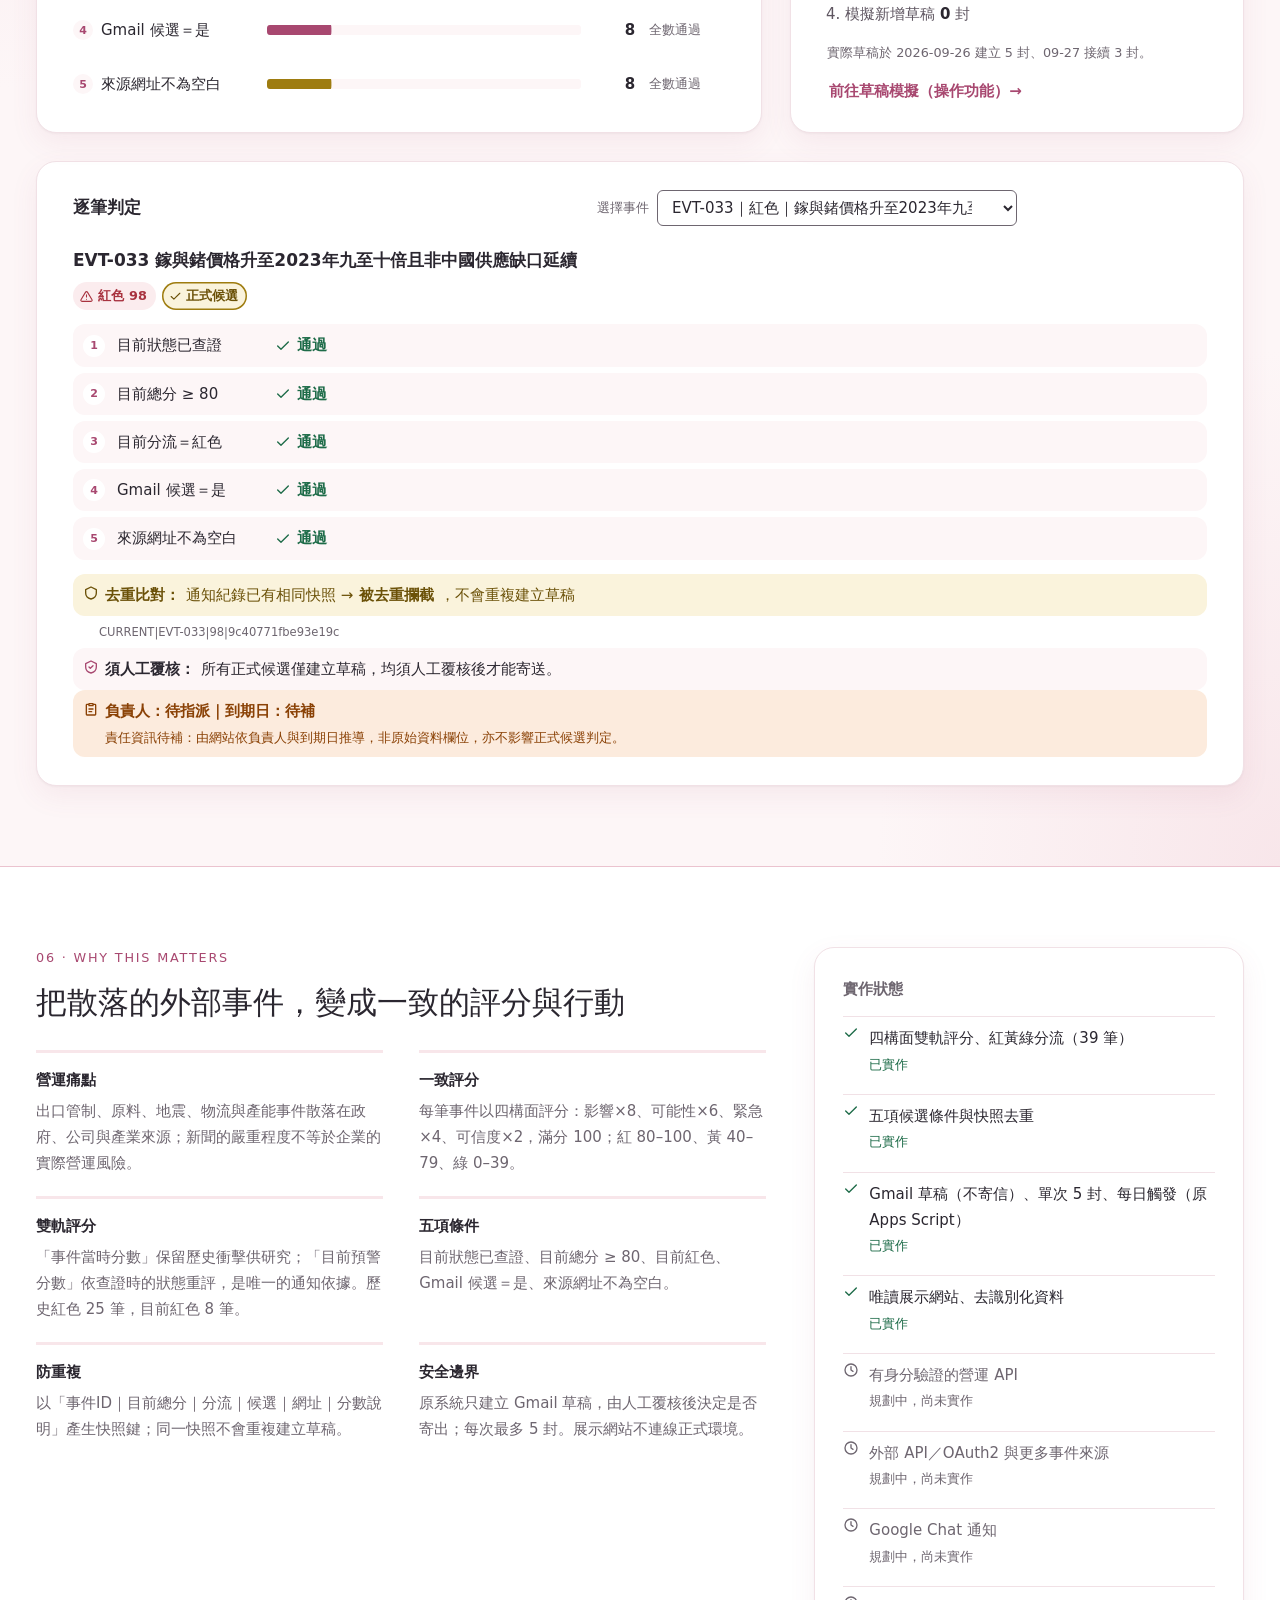
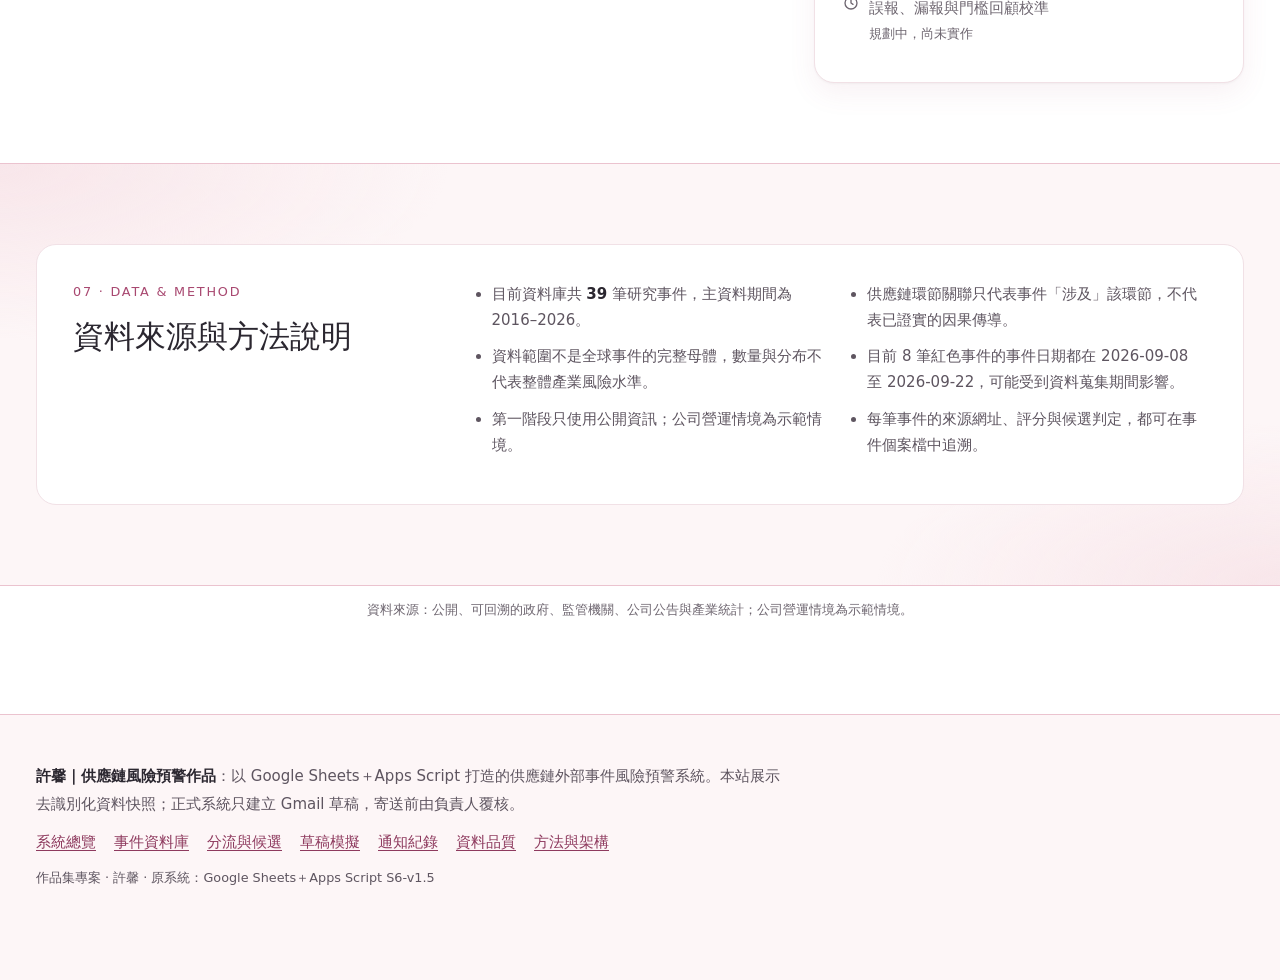
<file: risk/index.html>
<!DOCTYPE html>
<html lang="zh-Hant-TW">
<head>
  <meta charset="utf-8">
  <meta name="viewport" content="width=device-width, initial-scale=1">
  <meta name="theme-color" content="#FFFFFF">
  <title>許馨｜供應鏈風險預警作品｜半導體供應鏈風險監測站</title>
  <meta name="description" content="半導體供應鏈外部事件風險監控與預警系統（Google Sheets＋Apps Script S6-v1.5）的互動作品集網站：39 筆事件、四維加權評分、五項正式候選條件與 Gmail 草稿安全機制。">
  <meta property="og:title" content="許馨｜供應鏈風險預警作品">
  <meta property="og:description" content="半導體供應鏈外部事件風險監控與預警系統（Google Sheets＋Apps Script S6-v1.5）的互動作品集網站：39 筆事件、四維加權評分、五項正式候選條件與 Gmail 草稿安全機制。">
  <meta property="og:type" content="website">
  <link rel="icon" href="data:image/svg+xml,%3Csvg xmlns='http://www.w3.org/2000/svg' viewBox='0 0 36 36'%3E%3Cellipse cx='18' cy='18' rx='16' ry='6.5' transform='rotate(-24 18 18)' fill='none' stroke='%23A84870' stroke-width='2'/%3E%3Ccircle cx='18' cy='18' r='9.5' fill='%2333303A'/%3E%3Ccircle cx='30.4' cy='11.5' r='2.4' fill='%23EBC3CF'/%3E%3C/svg%3E">
  
  
  
  <link rel="stylesheet" href="assets/tokens.css">
  <link rel="stylesheet" href="assets/home.css">
  <link rel="stylesheet" href="assets/motion.css">
</head>
<body data-page="home">
  <a class="skip" href="#attention">跳到優先風險</a>
  <header class="top">
    <div class="wrap">
      <a class="brand" href="index.html">
        <svg viewBox="0 0 36 36" aria-hidden="true" class="brand-mark"><ellipse class="bm-orbit" cx="18" cy="18" rx="16" ry="6.5" transform="rotate(-24 18 18)"/><circle class="bm-wafer" cx="18" cy="18" r="9.5"/><path class="bm-grid" d="M13 15h10M13 18h10M13 21h10M15 13v10M18 13v10M21 13v10"/><circle class="bm-dot" cx="30.4" cy="11.5" r="2"/></svg>
        <span class="brand-text"><b class="brand-line"><span>許馨</span><i class="brand-sep" aria-hidden="true">|</i><span>供應鏈風險預警作品</span></b><small class="brand-site">半導體供應鏈風險監測站</small></span>
      </a>
      <button type="button" class="nav-toggle" id="nav-toggle" aria-controls="site-nav" aria-expanded="false"><svg class="icon" viewBox="0 0 24 24" aria-hidden="true"><path d="M4 7h16M4 12h16M4 17h16"/></svg>選單</button>
      <nav class="nav" id="site-nav" aria-label="主要導覽">
        <a href="index.html" data-nav="home" aria-current="page">決策總覽</a><a href="app.html#/events" data-nav="events">事件情報</a><a href="#signal-band" data-nav="map">風險版圖</a><a href="app.html#/triage" data-nav="triage">候選判定</a><a href="app.html#/method" data-nav="method">方法與治理</a><a href="app.html#/simulate" data-nav="simulate" class="nav-secondary">草稿模擬</a><a href="app.html#/log" data-nav="log" class="nav-secondary">通知紀錄</a>
      </nav>
      <div class="top-right">
        <label><span class="sr">語言 Language</span><select id="home-lang" title="English 版本為系統頁（事件資料庫、候選判定等）"><option value="zh-Hant" selected>繁體中文</option><option value="en">English</option></select></label>
      </div>
    </div>
  </header>

  <main id="main">
    <!-- ================= 首屏 ================= -->
    <div class="wrap">
      <section class="hero" aria-labelledby="brief-title">
        <div class="brief">
          <p class="eyebrow">決策總覽 · 資料快照<span class="sr" id="snap-date"></span></p>
          <h1 id="brief-title"><span id="h1-total">39</span> 筆監測事件，依本次快照收斂為 <em>1 件</em>建議優先事件</h1>
          <ol class="funnel" id="funnel" aria-label="決策收斂：監測、正式候選、優先關注、建議優先處理"></ol>
          <a class="hero-kpi" id="hero-kpi" href="#impact" aria-label="查看資料檢核指標"></a>
          <article class="decision" id="decision" aria-labelledby="decision-title"></article>
          <p class="safe-line" id="safe-line"></p>
        </div>

        <section class="space" aria-labelledby="space-title">
          <div class="space-head">
            <div>
              <p class="space-title" id="space-title">WAFER PULSE · 39 事件訊號</p>
              <p>每顆 die 代表 1 筆事件，越靠近中心，目前分數越高</p>
            </div>
          </div>
          <div class="filters" role="group" aria-label="風險篩選" id="filters"></div>
          <p class="sr" role="status" id="filter-status"></p>
          <svg class="wafer-svg focus-on" id="wafer" viewBox="0 0 640 600" role="group" aria-label="晶圓風險圖：39 筆事件依目前分數由中心向外排列。使用方向鍵逐筆瀏覽。"></svg>
          <p class="sel-strip" id="sel-strip" aria-live="polite"></p>
          <ol class="focus-list" id="focus-list" aria-label="動畫結束後聚焦的三筆優先事件"></ol>
          <div class="legend" id="legend"></div>
        </section>
      </section>
    </div>

    <!-- ================= 專案成果：KPI ＋ ROI ================= -->
    <section class="band band-impact" id="impact" aria-labelledby="impact-title">
      <div class="wrap">
        <div class="sec-head"><div><p class="kicker-line">DATA CHECK</p><h2 id="impact-title">這批資料做了哪些檢查</h2>
          <p>以下數字都取自 39 筆公開事件的資料快照，只描述系統實際處理了什麼，不推估導入效益。</p></div></div>
        <ol class="kpi-grid" id="kpi-grid" aria-label="專案成果指標"></ol>
        <div class="roi" hidden style="display:none">
          <div class="roi-out" aria-live="polite">
            <p class="kicker-line">ROI · 導入效益試算</p>
            <p class="roi-big"><b class="num" id="roi-hours">0</b><span>小時／月　預估節省工時</span></p>
            <div class="roi-bars" aria-hidden="true">
              <div class="rb"><span>導入前</span><div class="rb-track"><i class="rb-fill rb-before" id="rb-before"></i></div><b class="num" id="rb-before-v"></b></div>
              <div class="rb"><span>導入後</span><div class="rb-track"><i class="rb-fill rb-after" id="rb-after"></i></div><b class="num" id="rb-after-v"></b></div>
            </div>
            <dl class="roi-stats">
              <div><dt>預估年度等值效益</dt><dd class="num" id="roi-year">NT$ 0</dd></div>
              <div><dt>首年預估 ROI</dt><dd class="num" id="roi-firstyear">0%</dd></div>
              <div><dt>預估回收期</dt><dd class="num" id="roi-payback">—</dd></div>
              <div class="sr"><dt>單件工時降幅</dt><dd id="roi-pct">0%</dd></div>
            </dl>
            <p class="roi-note"><b>導入效益試算</b>：依每月 120 件、單件處理時間由 30 分鐘降至 10 分鐘、人力成本每小時 750 元、導入成本 12 萬元估算。每月節省工時 ＝ 件數 ×（30 − 10）÷ 60；首年 ROI ＝（年度等值效益 − 導入成本）÷ 導入成本。調整右側參數即可重算。</p>
          </div>
          <form class="roi-form" id="roi-form" aria-label="效益估算參數">
            <label><span>每月處理量</span><input id="roi-events" type="number" min="0" step="10" value="120" inputmode="numeric"><small>件</small></label>
            <label><span>導入前人工作業</span><input id="roi-manual" type="number" min="0" step="5" value="30" inputmode="numeric"><small>分鐘／件</small></label>
            <label><span>導入後作業</span><input id="roi-review" type="number" min="0" step="5" value="10" inputmode="numeric"><small>分鐘／件</small></label>
            <label><span>人力成本</span><input id="roi-wage" type="number" min="0" step="50" value="750" inputmode="numeric"><small>元／小時</small></label>
            <label><span>導入成本</span><input id="roi-cost" type="number" min="0" step="10000" value="120000" inputmode="numeric"><small>元（一次性）</small></label>
          </form>
        </div>
      </div>
    </section>

    <!-- ================= Executive Attention ================= -->
    <section class="band" id="attention" aria-labelledby="att-title">
      <div class="wrap">
        <div class="sec-head">
          <div><p class="kicker-line">01 · TOP 3</p><h2 id="att-title">排序前三的事件</h2>
          <p>從 8 筆正式候選中，依「目前總分 → 緊急程度 → 來源可信度 → 事件日期」排出前三筆。所有內容取自事件資料庫原文，未加入金額、機率或因果推論。</p></div>
        </div>
        <div class="attention" id="attention-list"></div>
      </div>
    </section>

    <!-- ================= 事件訊號與系統狀態 ================= -->
    <section class="band band-alt" id="signal-band" aria-labelledby="sigband-title">
      <div class="wrap">
        <div class="sec-head"><div><p class="kicker-line">02 · SIGNAL &amp; GOVERNANCE</p><h2 id="sigband-title">事件訊號分析與系統狀態</h2>
          <p>點選晶圓上的事件或三件優先事件，這裡的分數形成、五道門檻與相關環節會同步切換。</p></div></div>
        <div class="sig-grid">
          <section class="signal" id="signal" aria-live="polite" aria-labelledby="signal-title"></section>
          <div class="status-col">
            <div class="ops" id="ops"></div>
            <div class="governance" id="governance"></div>
            <dl class="provenance" id="provenance"></dl>
          </div>
        </div>
      </div>
    </section>

    <!-- ================= 1. 七段供應鏈 ================= -->
    <section class="band band-alt" aria-labelledby="chain-title">
      <div class="wrap">
        <div class="sec-head"><div><p class="kicker-line">03 · SUPPLY CHAIN</p><h2 id="chain-title">七段供應鏈風險分布</h2>
          <p>依現有資料識別的影響範圍。一筆事件可涉及多個環節，因此合計大於 39。標示 ①②③ 的是三筆優先事件涉及的環節。</p></div></div>
        <ol class="chain" id="chain"></ol>
        <p class="caveat"><svg class="icon" viewBox="0 0 24 24" aria-hidden="true"><circle cx="12" cy="12" r="9"/><path d="M12 16v-4M12 8h.01"/></svg><span>環節順序只是供應鏈的閱讀順序，視覺化關聯不代表已證實的因果方向。歸類依「影響環節」對照表（草案）。</span></p>
      </div>
    </section>

    <!-- ================= 2. 時間線 ================= -->
    <section class="band" aria-labelledby="tl-title">
      <div class="wrap">
        <div class="panel">
          <div class="sec-head"><div><p class="kicker-line">04 · TIMELINE</p><h2 id="tl-title">近期事件時間線（依事件日期）</h2><p>依事件日期排列的最近 8 筆。</p></div><a class="btn btn-ghost" href="app.html#/events">全部事件情報</a></div>
          <div class="tl"><div class="tl-rail" aria-hidden="true"></div><ol class="tl-list" id="timeline"></ol></div>
        </div>
      </div>
    </section>

    <!-- ================= 3. 候選判定與去重 ================= -->
    <section class="band band-alt" id="gate" aria-labelledby="gate-title">
      <div class="wrap">
        <div class="sec-head"><div><p class="kicker-line">05 · DECISION GATES</p><h2 id="gate-title">候選判定與去重狀態</h2>
          <p>五項條件全部通過才會成為正式候選；建立草稿前還要比對防重複鍵。</p></div></div>
        <div class="gate-grid">
          <ol class="gates" id="gates"></ol>
          <div class="dedup" id="dedup"></div>
        </div>
        <div class="trace-wrap">
          <div class="trace-head"><h3>逐筆判定</h3><label class="trace-pick"><span>選擇事件</span><select id="trace-select"></select></label></div>
          <div id="gate-trace" aria-live="polite"></div>
        </div>
      </div>
    </section>

    <!-- ================= 4. Why this matters + 方法與安全 ================= -->
    <section class="band" aria-labelledby="why-title">
      <div class="wrap why">
        <div>
          <p class="kicker-line">06 · WHY THIS MATTERS</p>
          <h2 id="why-title">把散落的外部事件，變成一致的評分與行動</h2>
          <dl class="why-list">
            <div><dt>營運痛點</dt><dd>出口管制、原料、地震、物流與產能事件散落在政府、公司與產業來源；新聞的嚴重程度不等於企業的實際營運風險。</dd></div>
            <div><dt>一致評分</dt><dd>每筆事件以四構面評分：影響×8、可能性×6、緊急×4、可信度×2，滿分 100；紅 80–100、黃 40–79、綠 0–39。</dd></div>
            <div><dt>雙軌評分</dt><dd>「事件當時分數」保留歷史衝擊供研究；「目前預警分數」依查證時的狀態重評，是唯一的通知依據。歷史紅色 25 筆，目前紅色 8 筆。</dd></div>
            <div><dt>五項條件</dt><dd>目前狀態已查證、目前總分 ≥ 80、目前紅色、Gmail 候選＝是、來源網址不為空白。</dd></div>
            <div><dt>防重複</dt><dd>以「事件ID｜目前總分｜分流｜候選｜網址｜分數說明」產生快照鍵；同一快照不會重複建立草稿。</dd></div>
            <div><dt>安全邊界</dt><dd>原系統只建立 Gmail 草稿，由人工覆核後決定是否寄出；每次最多 5 封。展示網站不連線正式環境。</dd></div>
          </dl>
        </div>
        <div class="roadmap">
          <h3>實作狀態</h3>
          <ul class="rm" id="roadmap"></ul>
        </div>
      </div>
    </section>

    <!-- ================= 5. 資料來源、範圍與限制 ================= -->
    <section class="band band-alt" id="limits" aria-labelledby="limits-title">
      <div class="wrap">
        <div class="limits">
          <div><p class="kicker-line">07 · DATA &amp; METHOD</p><h2 id="limits-title">資料來源與方法說明</h2></div>
          <ul id="limits-list"></ul>
        </div>
      </div>
    </section>
    <p class="foot">資料來源：公開、可回溯的政府、監管機關、公司公告與產業統計；公司營運情境為示範情境。</p>
  </main>
  <footer class="site-foot">
    <div class="wrap">
      <p><b>許馨｜供應鏈風險預警作品</b>：以 Google Sheets＋Apps Script 打造的供應鏈外部事件風險預警系統。本站展示去識別化資料快照；正式系統只建立 Gmail 草稿，寄送前由負責人覆核。</p>
      <p class="foot-links"><a href="app.html#/overview">系統總覽</a><a href="app.html#/events">事件資料庫</a><a href="app.html#/triage">分流與候選</a><a href="app.html#/simulate">草稿模擬</a><a href="app.html#/log">通知紀錄</a><a href="app.html#/quality">資料品質</a><a href="app.html#/method">方法與架構</a></p>
      <p class="foot-credit">作品集專案 · 許馨 · 原系統：Google Sheets＋Apps Script S6-v1.5</p>
    </div>
  </footer>
  <div class="tooltip" id="tip" role="tooltip" hidden></div>
  <dialog class="case" id="case" aria-labelledby="case-title"><div class="case-panel" id="case-panel"></div></dialog>

  <script src="data/risk-data.js"></script>
  <script src="data/stage-map.js"></script>
  <script src="assets/rules.js"></script>
  <script src="assets/home.js"></script>
  <script src="assets/site-nav.js"></script>
  <script src="assets/motion.js"></script>
</body>
</html>
</file>
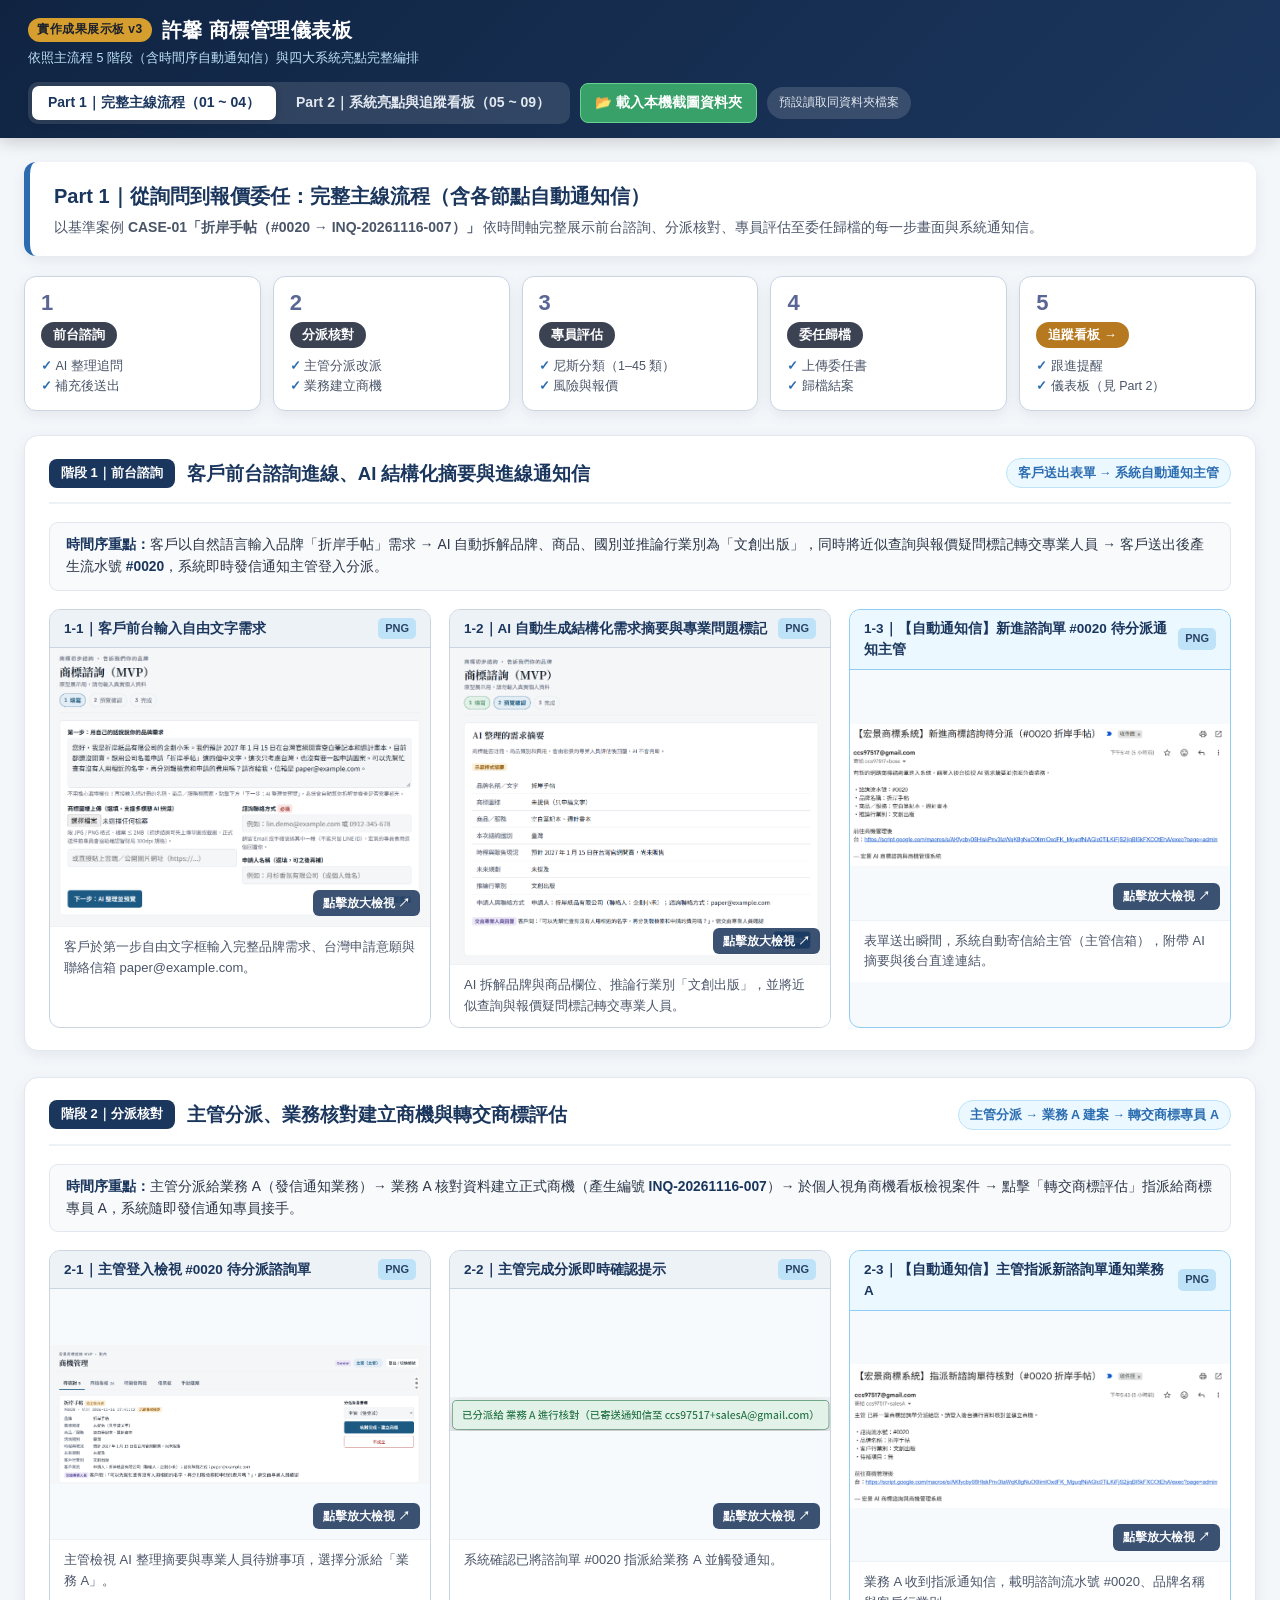
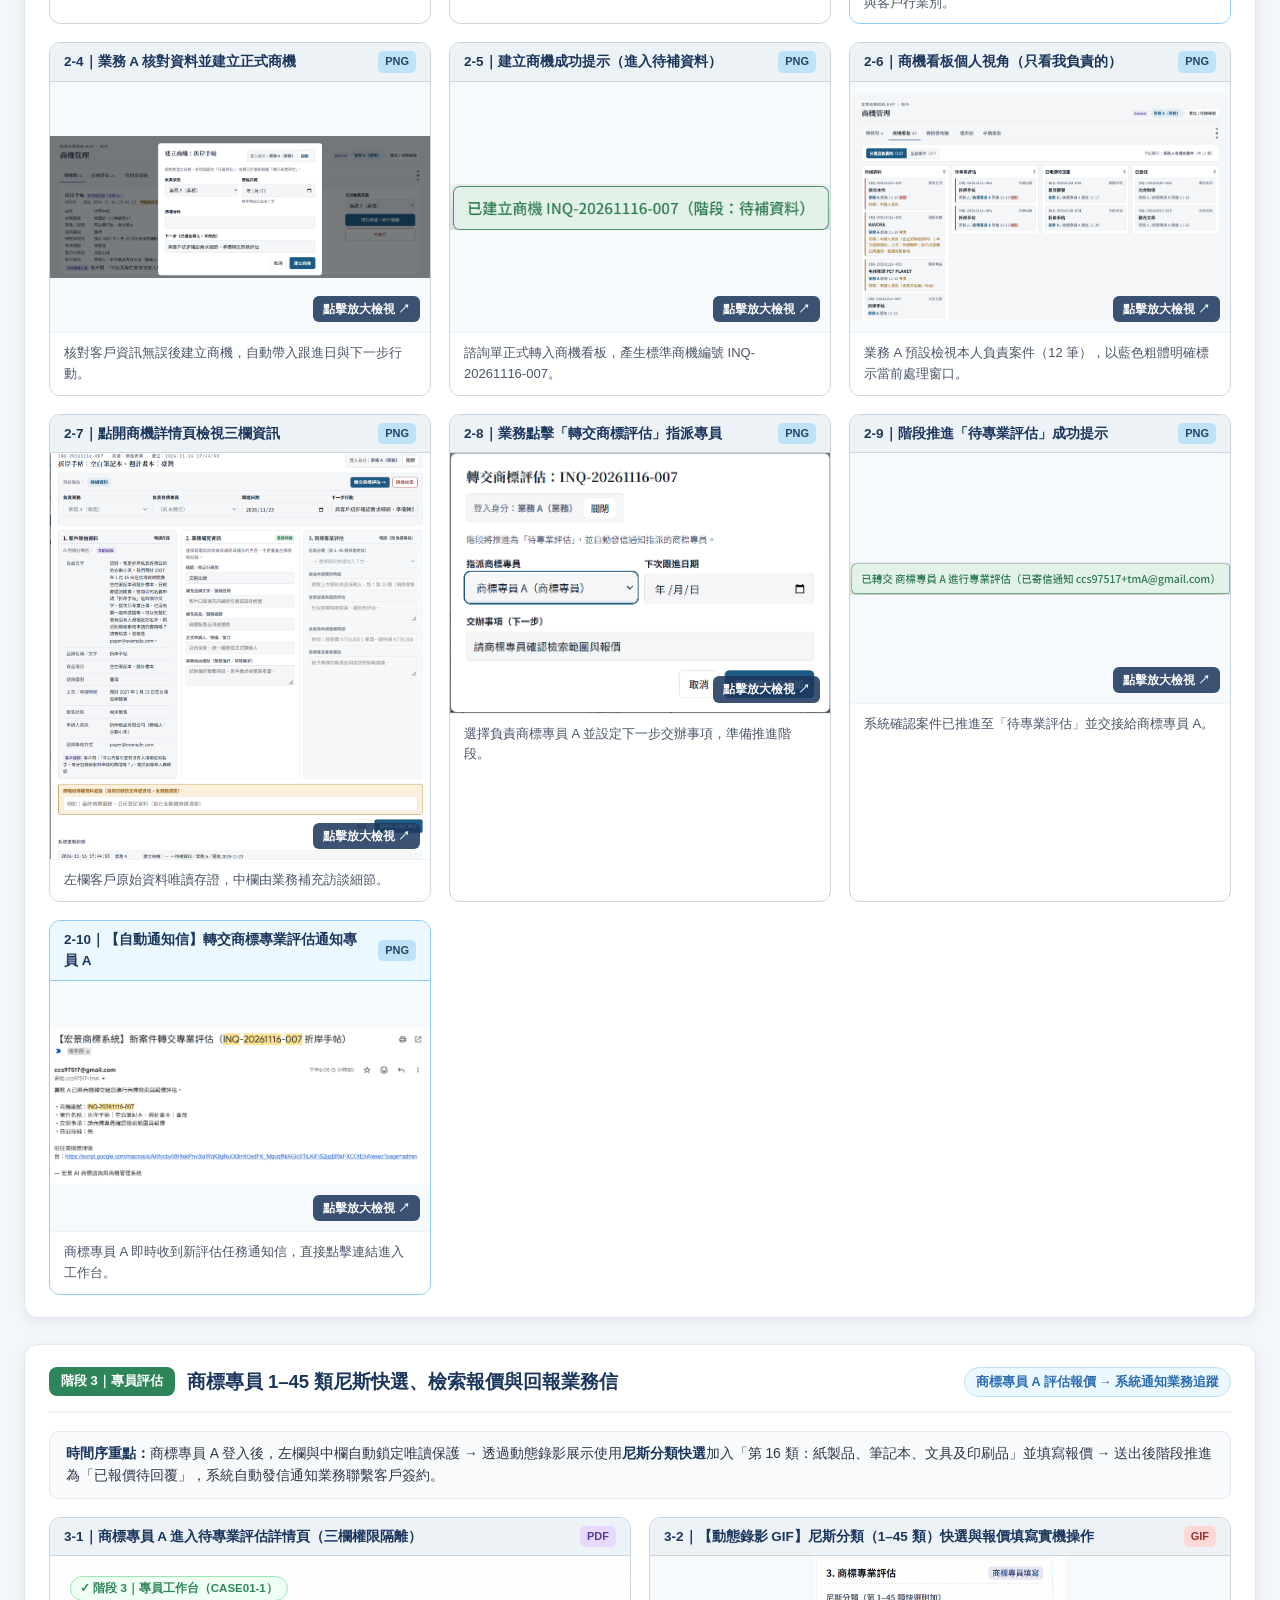
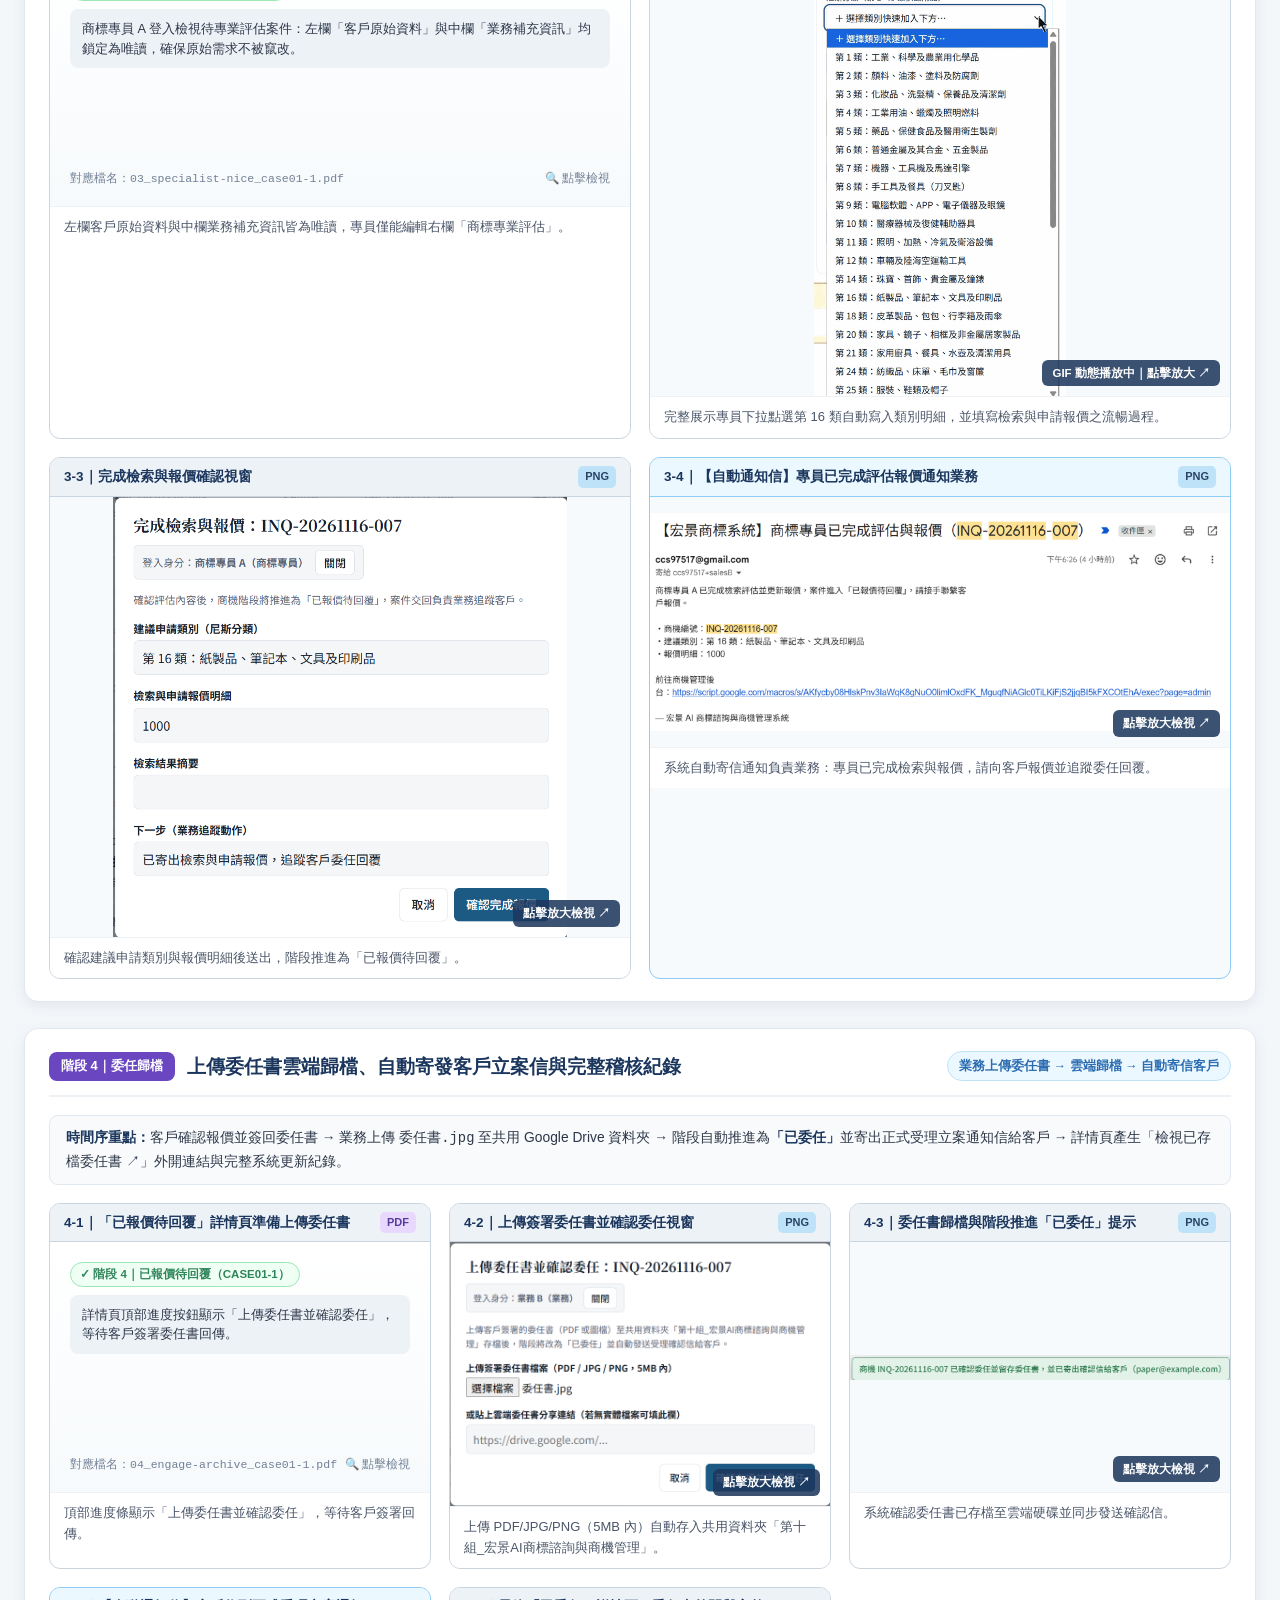
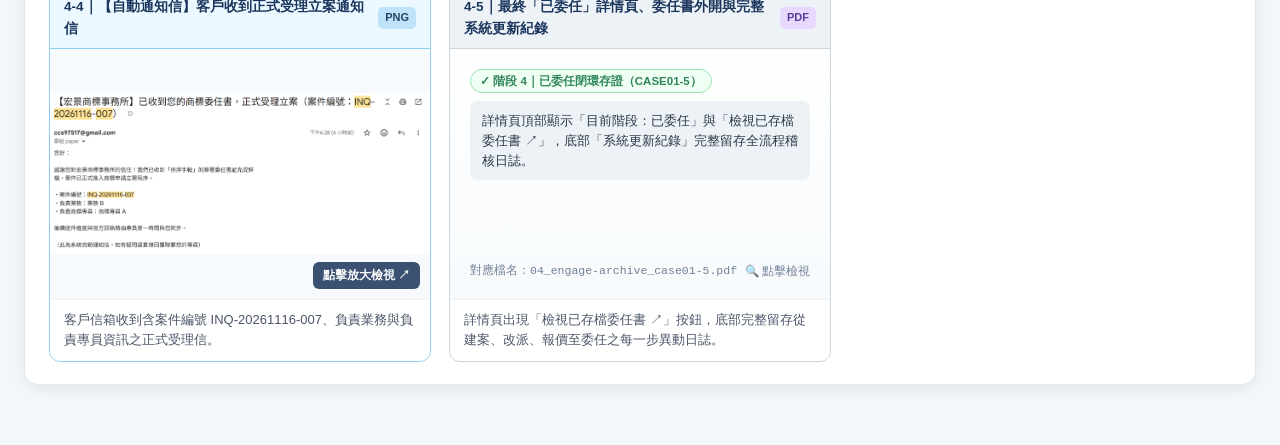
<file: hongjing/hongjing-showcase-v3.html>
<!DOCTYPE html>
<html lang="zh-Hant">
<head>
<meta charset="UTF-8">
<meta name="viewport" content="width=device-width, initial-scale=1.0">
<title>許馨 商標管理儀表板｜系統實作成果展示板 v3</title>
<style>
  :root {
    --navy: #1B365D;
    --navy-dark: #102442;
    --blue: #2B6CB0;
    --blue-light: #EBF8FF;
    --teal: #2C7A7B;
    --teal-light: #E6FFFA;
    --green: #2F855A;
    --green-light: #F0FFF4;
    --purple: #6B46C1;
    --purple-light: #FAF5FF;
    --amber: #B7791F;
    --amber-light: #FFFFF0;
    --red: #C53030;
    --red-light: #FFF5F5;
    --bg: #F4F7FA;
    --card: #FFFFFF;
    --text: #1A202C;
    --muted: #4A5568;
    --border: #CBD5E0;
    --shadow: 0 4px 14px rgba(27, 54, 93, 0.08);
    --shadow-lg: 0 12px 30px rgba(27, 54, 93, 0.16);
  }
  * { box-sizing: border-box; margin: 0; padding: 0; }
  body {
    font-family: "Microsoft JhengHei", "PingFang TC", -apple-system, BlinkMacSystemFont, sans-serif;
    background: var(--bg);
    color: var(--text);
    line-height: 1.6;
  }

  /* Top Sticky Header */
  header {
    position: sticky;
    top: 0;
    z-index: 100;
    background: linear-gradient(135deg, var(--navy-dark) 0%, var(--navy) 100%);
    color: #fff;
    padding: 14px 28px;
    box-shadow: 0 4px 16px rgba(0,0,0,0.18);
  }
  .header-inner {
    max-width: 1440px;
    margin: 0 auto;
    display: flex;
    flex-wrap: wrap;
    align-items: center;
    justify-content: space-between;
    gap: 14px;
  }
  .brand-area h1 {
    font-size: 20px;
    font-weight: 700;
    letter-spacing: 0.5px;
    display: flex;
    align-items: center;
    gap: 10px;
  }
  .brand-badge {
    background: #D69E2E;
    color: #1A202C;
    font-size: 12px;
    font-weight: 800;
    padding: 2px 9px;
    border-radius: 99px;
  }
  .brand-area p {
    font-size: 12.5px;
    color: #BEE3F8;
    margin-top: 2px;
  }

  /* Navigation Tabs & Folder Loader */
  .controls-area {
    display: flex;
    flex-wrap: wrap;
    align-items: center;
    gap: 10px;
  }
  .tab-bar {
    display: flex;
    background: rgba(255,255,255,0.12);
    padding: 4px;
    border-radius: 10px;
    gap: 4px;
  }
  .tab-btn {
    border: none;
    background: transparent;
    color: #E2E8F0;
    padding: 8px 16px;
    border-radius: 7px;
    font-size: 14px;
    font-weight: 700;
    cursor: pointer;
    transition: all 0.2s;
    font-family: inherit;
  }
  .tab-btn:hover { background: rgba(255,255,255,0.15); color: #fff; }
  .tab-btn.active {
    background: #FFFFFF;
    color: var(--navy);
    box-shadow: 0 2px 8px rgba(0,0,0,0.15);
  }

  .load-btn {
    background: #38A169;
    color: #fff;
    border: 1px solid #68D391;
    padding: 8px 14px;
    border-radius: 8px;
    font-size: 13.5px;
    font-weight: 700;
    cursor: pointer;
    display: inline-flex;
    align-items: center;
    gap: 6px;
    transition: all 0.2s;
    font-family: inherit;
  }
  .load-btn:hover { background: #2F855A; transform: translateY(-1px); }
  .status-pill {
    font-size: 12px;
    background: rgba(255,255,255,0.14);
    color: #E2E8F0;
    padding: 6px 12px;
    border-radius: 99px;
  }
  .status-pill.ready {
    background: #22543D;
    color: #9AE6B4;
    border: 1px solid #48BB78;
  }

  /* Main Container */
  main {
    max-width: 1440px;
    margin: 24px auto 60px;
    padding: 0 24px;
  }
  .section-panel { display: none; }
  .section-panel.active { display: block; animation: fadeIn 0.25s ease; }
  @keyframes fadeIn { from { opacity: 0; transform: translateY(6px); } to { opacity: 1; transform: translateY(0); } }

  /* 5-Stage Process Roadmap (Matches Presentation Slide 10) */
  .roadmap-bar {
    display: grid;
    grid-template-columns: repeat(5, 1fr);
    gap: 12px;
    margin-bottom: 24px;
  }
  .road-card {
    background: #FFFFFF;
    border: 1px solid #CBD5E0;
    border-radius: 12px;
    padding: 14px 16px;
    box-shadow: var(--shadow);
    text-decoration: none;
    color: var(--text);
    transition: all 0.2s;
    display: flex;
    flex-direction: column;
    gap: 6px;
  }
  .road-card:hover {
    transform: translateY(-2px);
    border-color: var(--blue);
    box-shadow: var(--shadow-lg);
  }
  .road-num {
    font-size: 22px;
    font-weight: 800;
    color: #5A6794;
    line-height: 1.1;
  }
  .road-pill {
    display: inline-block;
    align-self: flex-start;
    background: #3B4252;
    color: #FFFFFF;
    font-size: 13px;
    font-weight: 700;
    padding: 3px 12px;
    border-radius: 99px;
  }
  .road-card.stage5 .road-pill {
    background: var(--amber);
  }
  .road-list {
    list-style: none;
    font-size: 12.5px;
    color: var(--muted);
    margin-top: 2px;
  }
  .road-list li::before {
    content: "✓ ";
    color: var(--blue);
    font-weight: 700;
  }

  /* Intro Banner */
  .hero-banner {
    background: var(--card);
    border-left: 6px solid var(--blue);
    border-radius: 12px;
    padding: 18px 24px;
    margin-bottom: 20px;
    box-shadow: var(--shadow);
    display: flex;
    flex-wrap: wrap;
    justify-content: space-between;
    align-items: center;
    gap: 16px;
  }
  .hero-banner h2 { font-size: 20px; color: var(--navy); margin-bottom: 4px; }
  .hero-banner p { font-size: 14px; color: var(--muted); }
  .quick-nav {
    display: flex;
    flex-wrap: wrap;
    gap: 8px;
  }
  .quick-chip {
    background: var(--blue-light);
    color: var(--blue);
    border: 1px solid #90CDF4;
    padding: 5px 12px;
    border-radius: 99px;
    font-size: 12.5px;
    font-weight: 700;
    text-decoration: none;
    transition: 0.15s;
  }
  .quick-chip:hover { background: var(--blue); color: #fff; }

  /* Step / Feature Block */
  .stage-block {
    background: var(--card);
    border-radius: 14px;
    padding: 22px 24px;
    margin-bottom: 26px;
    box-shadow: var(--shadow);
    border: 1px solid #E2E8F0;
  }
  .stage-header {
    display: flex;
    flex-wrap: wrap;
    align-items: center;
    justify-content: space-between;
    gap: 12px;
    padding-bottom: 14px;
    margin-bottom: 18px;
    border-bottom: 2px solid #EDF2F7;
  }
  .stage-title-group {
    display: flex;
    align-items: center;
    gap: 12px;
    flex-wrap: wrap;
  }
  .step-tag {
    background: var(--navy);
    color: #fff;
    font-size: 13px;
    font-weight: 800;
    padding: 4px 12px;
    border-radius: 8px;
  }
  .step-tag.green { background: var(--green); }
  .step-tag.purple { background: var(--purple); }
  .step-tag.amber { background: #B7791F; }
  .stage-header h3 { font-size: 18.5px; color: var(--navy); }
  .role-badge {
    font-size: 12.5px;
    font-weight: 700;
    padding: 4px 11px;
    border-radius: 99px;
    background: var(--blue-light);
    color: var(--blue);
    border: 1px solid #BEE3F8;
  }
  .stage-summary {
    background: #F8FAFC;
    border: 1px solid #E2E8F0;
    border-radius: 9px;
    padding: 11px 16px;
    font-size: 13.8px;
    color: #2D3748;
    margin-bottom: 18px;
  }
  .stage-summary b { color: var(--navy); }

  /* Media Grid */
  .media-grid {
    display: grid;
    grid-template-columns: repeat(auto-fit, minmax(400px, 1fr));
    gap: 18px;
  }
  .media-grid.cols-3 {
    grid-template-columns: repeat(auto-fit, minmax(330px, 1fr));
  }
  .media-card {
    border: 1px solid var(--border);
    border-radius: 11px;
    overflow: hidden;
    background: #FFFFFF;
    display: flex;
    flex-direction: column;
    transition: transform 0.2s, box-shadow 0.2s;
  }
  .media-card.mail-card {
    border-color: #90CDF4;
    background: #F7FAFC;
  }
  .media-card.mail-card .media-card-top {
    background: #EBF8FF;
    border-bottom-color: #90CDF4;
  }
  .media-card:hover {
    transform: translateY(-2px);
    box-shadow: var(--shadow-lg);
    border-color: var(--blue);
  }
  .media-card-top {
    background: #EDF2F7;
    padding: 8px 14px;
    display: flex;
    align-items: center;
    justify-content: space-between;
    gap: 8px;
    border-bottom: 1px solid var(--border);
  }
  .media-card-top .cap-title {
    font-size: 13.5px;
    font-weight: 700;
    color: var(--navy);
  }
  .file-type-tag {
    font-size: 11px;
    font-weight: 800;
    padding: 2px 7px;
    border-radius: 5px;
    background: #CBD5E0;
    color: #1A202C;
    flex-shrink: 0;
  }
  .file-type-tag.gif { background: #FED7D7; color: #9B2C2C; }
  .file-type-tag.pdf { background: #E9D8FD; color: #553C9A; }
  .file-type-tag.png { background: #BEE3F8; color: #2A4365; }

  .media-viewport {
    position: relative;
    min-height: 250px;
    max-height: 440px;
    background: #F7FAFC;
    display: flex;
    align-items: center;
    justify-content: center;
    overflow: hidden;
    cursor: zoom-in;
  }
  .media-viewport img {
    width: 100%;
    height: auto;
    max-height: 440px;
    object-fit: contain;
    display: block;
  }
  .media-viewport iframe {
    width: 100%;
    height: 380px;
    border: none;
  }
  .zoom-hint {
    position: absolute;
    right: 10px;
    bottom: 10px;
    background: rgba(27, 54, 93, 0.86);
    color: #fff;
    font-size: 11.5px;
    font-weight: 700;
    padding: 4px 10px;
    border-radius: 6px;
    pointer-events: none;
  }

  /* Verified Snapshot Fallback Card */
  .snapshot-fallback {
    padding: 18px 20px;
    width: 100%;
    height: 100%;
    display: flex;
    flex-direction: column;
    justify-content: space-between;
    background: linear-gradient(180deg, #FFFFFF 0%, #F7FAFC 100%);
  }
  .snap-badge {
    display: inline-block;
    font-size: 11.5px;
    font-weight: 700;
    color: var(--green);
    background: var(--green-light);
    border: 1px solid #9AE6B4;
    padding: 2px 9px;
    border-radius: 99px;
    margin-bottom: 8px;
  }
  .snap-kv {
    font-size: 12.8px;
    color: #2D3748;
    background: #EDF2F7;
    padding: 10px 12px;
    border-radius: 8px;
    line-height: 1.55;
  }
  .snap-kv code {
    background: #E2E8F0;
    padding: 1px 5px;
    border-radius: 4px;
    font-family: Consolas, monospace;
    font-size: 12px;
    color: var(--navy);
  }
  .snap-foot {
    margin-top: 10px;
    font-size: 11.5px;
    color: #718096;
    display: flex;
    justify-content: space-between;
    align-items: center;
  }

  .media-caption {
    padding: 10px 14px;
    font-size: 13px;
    color: var(--muted);
    background: #FFFFFF;
    border-top: 1px solid #EDF2F7;
  }

  /* Lightbox Modal */
  .lightbox {
    display: none;
    position: fixed;
    inset: 0;
    z-index: 999;
    background: rgba(10, 20, 38, 0.92);
    flex-direction: column;
    align-items: center;
    justify-content: center;
    padding: 20px;
  }
  .lightbox.open { display: flex; }
  .lb-top {
    width: 100%;
    max-width: 1360px;
    display: flex;
    justify-content: space-between;
    align-items: center;
    color: #fff;
    margin-bottom: 12px;
  }
  .lb-title { font-size: 17px; font-weight: 700; }
  .lb-btns { display: flex; gap: 10px; }
  .lb-btn {
    background: rgba(255,255,255,0.16);
    color: #fff;
    border: 1px solid rgba(255,255,255,0.3);
    padding: 6px 14px;
    border-radius: 7px;
    font-size: 13.5px;
    font-weight: 700;
    cursor: pointer;
    font-family: inherit;
  }
  .lb-btn:hover { background: rgba(255,255,255,0.28); }
  .lb-body {
    width: 100%;
    max-width: 1360px;
    height: 80vh;
    background: #1A202C;
    border-radius: 12px;
    display: flex;
    align-items: center;
    justify-content: center;
    overflow: hidden;
    padding: 10px;
  }
  .lb-body img {
    max-width: 100%;
    max-height: 100%;
    object-fit: contain;
    border-radius: 6px;
  }
  .lb-body iframe {
    width: 100%;
    height: 100%;
    border: none;
    background: #fff;
    border-radius: 6px;
  }
  .lb-desc {
    color: #CBD5E0;
    font-size: 14px;
    margin-top: 10px;
    text-align: center;
    max-width: 1100px;
  }

  @media (max-width: 960px) {
    .roadmap-bar { grid-template-columns: repeat(2, 1fr); }
    .media-grid, .media-grid.cols-3 { grid-template-columns: 1fr; }
  }
</style>
<style>
  body, button, input, select, textarea {
    font-family: "Microsoft JhengHei", "微軟正黑體", sans-serif !important;
  }
</style>
</head>
<body>

<header>
  <div class="header-inner">
    <div class="brand-area">
      <h1>
        <span class="brand-badge">實作成果展示板 v3</span>
        許馨 商標管理儀表板
      </h1>
      <p>依照主流程 5 階段（含時間序自動通知信）與四大系統亮點完整編排</p>
    </div>

    <div class="controls-area">
      <div class="tab-bar" role="tablist">
        <button type="button" class="tab-btn active" data-tab="part1">Part 1｜完整主線流程（01 ~ 04）</button>
        <button type="button" class="tab-btn" data-tab="part2">Part 2｜系統亮點與追蹤看板（05 ~ 09）</button>
      </div>

      <label class="load-btn" title="選取本機「簡報截圖」資料夾內的所有檔案（按 Ctrl+A 全選）">
        📂 載入本機截圖資料夾
        <input type="file" id="folderPicker" multiple accept="image/*,.pdf" style="display:none">
      </label>
      <span id="loadStatus" class="status-pill">預設讀取同資料夾檔案</span>
    </div>
  </div>
</header>

<main>
  <!-- ===================================================================== -->
  <!-- PART 1: MAIN END-TO-END WORKFLOW (CHRONOLOGICAL WITH EMAILS)          -->
  <!-- ===================================================================== -->
  <section id="part1" class="section-panel active">
    <div class="hero-banner">
      <div>
        <h2>Part 1｜從詢問到報價委任：完整主線流程（含各節點自動通知信）</h2>
        <p>以基準案例 <b>CASE-01「折岸手帖（#0020 → INQ-20261116-007）」</b> 依時間軸完整展示前台諮詢、分派核對、專員評估至委任歸檔的每一步畫面與系統通知信。</p>
      </div>
    </div>

    <!-- 5-Stage Process Roadmap matching Slide 10 -->
    <div class="roadmap-bar">
      <a class="road-card" href="#stage1">
        <span class="road-num">1</span>
        <span class="road-pill">前台諮詢</span>
        <ul class="road-list">
          <li>AI 整理追問</li>
          <li>補充後送出</li>
        </ul>
      </a>
      <a class="road-card" href="#stage2">
        <span class="road-num">2</span>
        <span class="road-pill">分派核對</span>
        <ul class="road-list">
          <li>主管分派改派</li>
          <li>業務建立商機</li>
        </ul>
      </a>
      <a class="road-card" href="#stage3">
        <span class="road-num">3</span>
        <span class="road-pill">專員評估</span>
        <ul class="road-list">
          <li>尼斯分類（1–45 類）</li>
          <li>風險與報價</li>
        </ul>
      </a>
      <a class="road-card" href="#stage4">
        <span class="road-num">4</span>
        <span class="road-pill">委任歸檔</span>
        <ul class="road-list">
          <li>上傳委任書</li>
          <li>歸檔結案</li>
        </ul>
      </a>
      <a class="road-card stage5" href="#feat4" onclick="switchToPart2('feat4')">
        <span class="road-num">5</span>
        <span class="road-pill">追蹤看板 →</span>
        <ul class="road-list">
          <li>跟進提醒</li>
          <li>儀表板（見 Part 2）</li>
        </ul>
      </a>
    </div>

    <!-- STAGE 1: 前台諮詢 -->
    <div id="stage1" class="stage-block">
      <div class="stage-header">
        <div class="stage-title-group">
          <span class="step-tag">階段 1｜前台諮詢</span>
          <h3>客戶前台諮詢進線、AI 結構化摘要與進線通知信</h3>
        </div>
        <span class="role-badge">客戶送出表單 → 系統自動通知主管</span>
      </div>
      <div class="stage-summary">
        <b>時間序重點：</b>客戶以自然語言輸入品牌「折岸手帖」需求 → AI 自動拆解品牌、商品、國別並推論行業別為「文創出版」，同時將近似查詢與報價疑問標記轉交專業人員 → 客戶送出後產生流水號 <b>#0020</b>，系統即時發信通知主管登入分派。
      </div>
      <div class="media-grid cols-3">
        <div class="media-card" data-file="01_intake-ai_case01-1.png" data-title="1-1｜客戶前台輸入自由文字需求" data-desc="客戶於第一步自由文字框輸入完整品牌需求、台灣申請意願與聯絡信箱 paper@example.com。"></div>
        <div class="media-card" data-file="01_intake-ai_case01-2.png" data-title="1-2｜AI 自動生成結構化需求摘要與專業問題標記" data-desc="AI 拆解品牌與商品欄位、推論行業別「文創出版」，並將近似查詢與報價疑問標記轉交專業人員。"></div>
        <div class="media-card mail-card" data-file="01_intake-ai_case01-3.png" data-title="1-3｜【自動通知信】新進諮詢單 #0020 待分派通知主管" data-desc="表單送出瞬間，系統自動寄信給主管（主管信箱），附帶 AI 摘要與後台直達連結。"></div>
      </div>
    </div>

    <!-- STAGE 2: 分派核對 -->
    <div id="stage2" class="stage-block">
      <div class="stage-header">
        <div class="stage-title-group">
          <span class="step-tag">階段 2｜分派核對</span>
          <h3>主管分派、業務核對建立商機與轉交商標評估</h3>
        </div>
        <span class="role-badge">主管分派 → 業務 A 建案 → 轉交商標專員 A</span>
      </div>
      <div class="stage-summary">
        <b>時間序重點：</b>主管分派給業務 A（發信通知業務）→ 業務 A 核對資料建立正式商機（產生編號 <b>INQ-20261116-007</b>）→ 於個人視角商機看板檢視案件 → 點擊「轉交商標評估」指派給商標專員 A，系統隨即發信通知專員接手。
      </div>
      <div class="media-grid cols-3">
        <div class="media-card" data-file="02_assign-opportunity_case01-1.png" data-title="2-1｜主管登入檢視 #0020 待分派諮詢單" data-desc="主管檢視 AI 整理摘要與專業人員待辦事項，選擇分派給「業務 A」。"></div>
        <div class="media-card" data-file="02_assign-opportunity_case01-2.png" data-title="2-2｜主管完成分派即時確認提示" data-desc="系統確認已將諮詢單 #0020 指派給業務 A 並觸發通知。"></div>
        <div class="media-card mail-card" data-file="02_assign-opportunity_case01-3.png" data-title="2-3｜【自動通知信】主管指派新諮詢單通知業務 A" data-desc="業務 A 收到指派通知信，載明諮詢流水號 #0020、品牌名稱與客戶行業別。"></div>
        <div class="media-card" data-file="02_assign-opportunity_case01-4.png" data-title="2-4｜業務 A 核對資料並建立正式商機" data-desc="核對客戶資訊無誤後建立商機，自動帶入跟進日與下一步行動。"></div>
        <div class="media-card" data-file="02_assign-opportunity_case01-5.png" data-title="2-5｜建立商機成功提示（進入待補資料）" data-desc="諮詢單正式轉入商機看板，產生標準商機編號 INQ-20261116-007。"></div>
        <div class="media-card" data-file="02_assign-opportunity_case01-6.png" data-title="2-6｜商機看板個人視角（只看我負責的）" data-desc="業務 A 預設檢視本人負責案件（12 筆），以藍色粗體明確標示當前處理窗口。"></div>
        <div class="media-card" data-file="02_assign-opportunity_case01-7.png" data-title="2-7｜點開商機詳情頁檢視三欄資訊" data-desc="左欄客戶原始資料唯讀存證，中欄由業務補充訪談細節。"></div>
        <div class="media-card" data-file="02_assign-opportunity_case01-8.png" data-title="2-8｜業務點擊「轉交商標評估」指派專員" data-desc="選擇負責商標專員 A 並設定下一步交辦事項，準備推進階段。"></div>
        <div class="media-card" data-file="02_assign-opportunity_case01-9.png" data-title="2-9｜階段推進「待專業評估」成功提示" data-desc="系統確認案件已推進至「待專業評估」並交接給商標專員 A。"></div>
        <div class="media-card mail-card" data-file="02_assign-opportunity_case01-10.png" data-title="2-10｜【自動通知信】轉交商標專業評估通知專員 A" data-desc="商標專員 A 即時收到新評估任務通知信，直接點擊連結進入工作台。"></div>
      </div>
    </div>

    <!-- STAGE 3: 專員評估 -->
    <div id="stage3" class="stage-block">
      <div class="stage-header">
        <div class="stage-title-group">
          <span class="step-tag green">階段 3｜專員評估</span>
          <h3>商標專員 1–45 類尼斯快選、檢索報價與回報業務信</h3>
        </div>
        <span class="role-badge">商標專員 A 評估報價 → 系統通知業務追蹤</span>
      </div>
      <div class="stage-summary">
        <b>時間序重點：</b>商標專員 A 登入後，左欄與中欄自動鎖定唯讀保護 → 透過動態錄影展示使用<b>尼斯分類快選</b>加入「第 16 類：紙製品、筆記本、文具及印刷品」並填寫報價 → 送出後階段推進為「已報價待回覆」，系統自動發信通知業務聯繫客戶簽約。
      </div>
      <div class="media-grid">
        <div class="media-card" data-file="03_specialist-nice_case01-1.pdf" data-title="3-1｜商標專員 A 進入待專業評估詳情頁（三欄權限隔離）" data-desc="左欄客戶原始資料與中欄業務補充資訊皆為唯讀，專員僅能編輯右欄「商標專業評估」。"></div>
        <div class="media-card" data-file="03_specialist-nice_case01-2.gif" data-title="3-2｜【動態錄影 GIF】尼斯分類（1–45 類）快選與報價填寫實機操作" data-desc="完整展示專員下拉點選第 16 類自動寫入類別明細，並填寫檢索與申請報價之流暢過程。"></div>
        <div class="media-card" data-file="03_specialist-nice_case01-3.png" data-title="3-3｜完成檢索與報價確認視窗" data-desc="確認建議申請類別與報價明細後送出，階段推進為「已報價待回覆」。"></div>
        <div class="media-card mail-card" data-file="03_specialist-nice_case01-4.png" data-title="3-4｜【自動通知信】專員已完成評估報價通知業務" data-desc="系統自動寄信通知負責業務：專員已完成檢索與報價，請向客戶報價並追蹤委任回覆。"></div>
      </div>
    </div>

    <!-- STAGE 4: 委任歸檔 -->
    <div id="stage4" class="stage-block">
      <div class="stage-header">
        <div class="stage-title-group">
          <span class="step-tag purple">階段 4｜委任歸檔</span>
          <h3>上傳委任書雲端歸檔、自動寄發客戶立案信與完整稽核紀錄</h3>
        </div>
        <span class="role-badge">業務上傳委任書 → 雲端歸檔 → 自動寄信客戶</span>
      </div>
      <div class="stage-summary">
        <b>時間序重點：</b>客戶確認報價並簽回委任書 → 業務上傳 <code>委任書.jpg</code> 至共用 Google Drive 資料夾 → 階段自動推進為<b>「已委任」</b>並寄出正式受理立案通知信給客戶 → 詳情頁產生「檢視已存檔委任書 ↗」外開連結與完整系統更新紀錄。
      </div>
      <div class="media-grid cols-3">
        <div class="media-card" data-file="04_engage-archive_case01-1.pdf" data-title="4-1｜「已報價待回覆」詳情頁準備上傳委任書" data-desc="頂部進度條顯示「上傳委任書並確認委任」，等待客戶簽署回傳。"></div>
        <div class="media-card" data-file="04_engage-archive_case01-2.png" data-title="4-2｜上傳簽署委任書並確認委任視窗" data-desc="上傳 PDF/JPG/PNG（5MB 內）自動存入共用資料夾「第十組_宏景AI商標諮詢與商機管理」。"></div>
        <div class="media-card" data-file="04_engage-archive_case01-3.png" data-title="4-3｜委任書歸檔與階段推進「已委任」提示" data-desc="系統確認委任書已存檔至雲端硬碟並同步發送確認信。"></div>
        <div class="media-card mail-card" data-file="04_engage-archive_case01-4.png" data-title="4-4｜【自動通知信】客戶收到正式受理立案通知信" data-desc="客戶信箱收到含案件編號 INQ-20261116-007、負責業務與負責專員資訊之正式受理信。"></div>
        <div class="media-card" data-file="04_engage-archive_case01-5.pdf" data-title="4-5｜最終「已委任」詳情頁、委任書外開與完整系統更新紀錄" data-desc="詳情頁出現「檢視已存檔委任書 ↗」按鈕，底部完整留存從建案、改派、報價至委任之每一步異動日誌。"></div>
      </div>
    </div>
  </section>

  <!-- ===================================================================== -->
  <!-- PART 2: 4 SPECIAL FEATURES & GOVERNANCE (05 ~ 09 IN EXACT ORDER)      -->
  <!-- ===================================================================== -->
  <section id="part2" class="section-panel">
    <div class="hero-banner" style="border-left-color: var(--purple);">
      <div>
        <h2>Part 2｜系統四大核心亮點與階段 5 追蹤看板（05 ~ 09）</h2>
        <p>依序展示多模態 Logo 辨識與雲端附件庫、拼字衝突動態追問、個人負責制唯讀鎖定、主管改派稽核與儀表板／延伸商機開發。</p>
      </div>
      <div class="quick-nav">
        <a class="quick-chip" href="#feat1">亮點 1｜多模態看圖與 Drive 歸檔（05）</a>
        <a class="quick-chip" href="#feat2">亮點 2｜拼字衝突與動態追問（06）</a>
        <a class="quick-chip" href="#feat3">亮點 3｜本人負責制與主管改派（07–08）</a>
        <a class="quick-chip" href="#feat4">亮點 4｜階段 5 儀表板與延伸商機（09）</a>
      </div>
    </div>

    <!-- FEATURE 1: 05_亮點1_多模態看圖與Drive歸檔 (5 files in exact order) -->
    <div id="feat1" class="stage-block">
      <div class="stage-header">
        <div class="stage-title-group">
          <span class="step-tag">亮點一（05）</span>
          <h3>多模態 Logo 視覺辨識、多元手動建案與 Google Drive 附件庫歸檔</h3>
        </div>
        <span class="role-badge">TEST-01（#0008 臻緻烘焙）＋ 手動建案（毛孩星球）＋ 雲端附件庫</span>
      </div>
      <div class="stage-summary">
        <b>展示重點：</b>(1) 客戶僅上傳 Logo 圖檔（577 KB，自動檢核符合 TIPO 規格）未輸入品牌名，Gemini 多模態 AI 直接讀出圖中文字與構圖特徵；(2) 電話詢問案件亦支援後台手動建案並上傳初步 Logo；(3) 所有前台圖樣、手動建案圖檔與簽署委任書均自動統一歸檔至共用雲端資料夾<b>「宏景商標諮詢系統_附件庫」</b>。
      </div>
      <div class="media-grid cols-3">
        <div class="media-card" data-file="05_h1-multimodal-drive_test01-1.png" data-title="05-1｜TEST-01 前台上傳圖檔與 TIPO 規格即時防呆" data-desc="限制 JPG/PNG 且 ≤2MB，上傳後即時顯示縮圖預覽與「PNG · 577 KB（符合 TIPO 格式）」提示。"></div>
        <div class="media-card" data-file="05_h1-multimodal-drive_test01-2.pdf" data-title="05-2｜多模態 AI 自動讀出圖像特徵與品牌文字" data-desc="AI 直接從圖片辨識出「L'ATELIER DU PAIN 臻緻烘焙 PREMIUM BAKE」與「圓形徽章設計，金色線條風格，背景為深藍色」。"></div>
        <div class="media-card" data-file="05_h1-multimodal-drive_test01-3.png" data-title="05-3｜後台詳情頁自動生成「檢視商標圖樣 ↗」外開連結" data-desc="完整呈現牛角麵包與打蛋器圖樣特徵描述，點擊按鈕即可直接檢視雲端原圖。"></div>
        <div class="media-card" data-file="05_h1-multimodal-drive_manual-case.pdf" data-title="05-4｜多元進線通道：業務電話詢問手動建案上傳 Logo" data-desc="業務針對來電詢問之「毛孩星球 PET PLANET」直接於後台建檔，並上傳客戶提供之初步 Logo 圖檔。"></div>
        <div class="media-card" data-file="05_h1-multimodal-drive_drive-folder.png" data-title="05-5｜共用 Google Drive「宏景商標諮詢系統_附件庫」集中歸檔" data-desc="前台諮詢圖樣、手動建案圖檔與客戶簽署委任書全部自動存入共用雲端資料夾統一管理，不拖垮試算表效能。"></div>
      </div>
    </div>

    <!-- FEATURE 2: 06_亮點1_拼字衝突與動態追問 (CASE02-1 ~ CASE02-4) -->
    <div id="feat2" class="stage-block">
      <div class="stage-header">
        <div class="stage-title-group">
          <span class="step-tag green">亮點二（06）</span>
          <h3>拼字衝突偵測、多地未定攔截與多輪動態追問（CASE-02）</h3>
        </div>
        <span class="role-badge">驗證案例：CASE-02（KAVORA vs KAVOLA 露營折疊椅）</span>
      </div>
      <div class="stage-summary">
        <b>展示重點：</b>面對客戶原文同時出現「KAVORA」與「KAVOLA」且「台灣、香港都有在談但預算只夠做一地」的矛盾描述，系統<b>不盲目猜測填入</b>，而是保留空白並動態生成 6 題針對性追問；客戶逐題回答後自動拆解回填結構化欄位，並將近似法律疑問標記交由專業人員回覆。
      </div>
      <div class="media-grid">
        <div class="media-card" data-file="06_h1-spelling-followup_case02-1.pdf" data-title="06-1｜CASE-02 偵測拼字衝突與多地未定，生成動態追問" data-desc="系統精準抓出 KAVORA 與 KAVOLA 拼字不一致及台灣/香港擇一問題，生成針對性追問清單。"></div>
        <div class="media-card" data-file="06_h1-spelling-followup_case02-2.pdf" data-title="06-2｜客戶於追問框逐題補充確認資訊" data-desc="客戶確認申請 KAVORA、本次先評估臺灣，並補充預計 2027 年 2 月上市與聯絡信箱。"></div>
        <div class="media-card" data-file="06_h1-spelling-followup_case02-3.pdf" data-title="06-3｜追問送出後自動拆解回填所有結構化欄位" data-desc="系統提示「目前資訊已相當完整」，自動將確認後的品牌名稱、諮詢國別與時程填入對應欄位。"></div>
        <div class="media-card" data-file="06_h1-spelling-followup_case02-4.png" data-title="06-4｜預覽確認頁與專業法律疑問分流標記" data-desc="結構化摘要清楚呈現所有確認資訊，並將「是不是差一個字母就可以過？」標記轉交專業人員回覆。"></div>
      </div>
    </div>

    <!-- FEATURE 3: 07 & 08 RBAC & REASSIGNMENT -->
    <div id="feat3" class="stage-block">
      <div class="stage-header">
        <div class="stage-title-group">
          <span class="step-tag purple">亮點三（07–08）</span>
          <h3>個人帳密「本人負責制」唯讀鎖定與主管中途改派稽核（TEST-04）</h3>
        </div>
        <span class="role-badge">驗證案例：TEST-04（動態 GIF 實機操作 ＋ Audit Log 稽核）</span>
      </div>
      <div class="stage-summary">
        <b>展示重點：</b>(1) <b>動態演示（07）</b>：以非本案負責業務之個人帳號登入點開案件時，前後端同步鎖定編輯權限並顯示唯讀橫幅；(2) <b>主管中途改派（08）</b>：主管將負責業務從「業務 A」改派為「業務 B」後，底部「系統更新紀錄」自動寫入操作者、時間與改前/改後值，確保內控可追溯。
      </div>
      <div class="media-grid">
        <div class="media-card" data-file="07_h2-owner-lock.gif" data-title="07｜【動態錄影 GIF】本人負責制：非負責人員登入唯讀鎖定演示" data-desc="展示個人帳號登入驗證與點開非本人負責案件時，系統自動顯示唯讀模式並鎖定所有編輯按鈕。"></div>
        <div class="media-card" data-file="08_h2-reassign-log_case01-9.pdf" data-title="08｜主管中途改派業務與系統更新紀錄（Audit Log）" data-desc="主管執行改派後，底部更新紀錄精準留存「2026-11-16 18:17:21 主管 負責業務：業務 A → 業務 B」。"></div>
      </div>
    </div>

    <!-- FEATURE 4: 09 DASHBOARD & UPSELL (Upsell-1.pdf ~ Upsell-5.png) -->
    <div id="feat4" class="stage-block">
      <div class="stage-header">
        <div class="stage-title-group">
          <span class="step-tag amber">亮點四（09｜對應主流程階段 5 追蹤看板）</span>
          <h3>主管儀表板動態 4/5 欄 KPI、AI 追蹤摘要與舊客延伸商機（Upsell）</h3>
        </div>
        <span class="role-badge">TEST-05 儀表板切換 ＋ 毛孩星球（INQ-20261116-001 → 002）</span>
      </div>
      <div class="stage-summary">
        <b>展示重點：</b>(1) 儀表板「全體」視角顯示 <b>5 欄 KPI</b>（進行中 18 筆／累計 27 筆、成交率 22.2%、今日跟進、逾期預警、待分派諮詢）與 Gemini AI 追蹤摘要；切換「全商標」自動隱藏諮詢卡片切換為<b>等寬 4 欄排版</b>；(2)「待開發商機」自動撈取填有未來市場規劃之舊客（如「毛孩星球 PET PLANET」規劃新加坡、馬來西亞），達建議喚醒日即可一鍵建立延伸商機。
      </div>
      <div class="media-grid cols-3">
        <div class="media-card" data-file="09_h3-dashboard-upsell-1.pdf" data-title="09-1｜儀表板（全體視角）：5 欄 KPI ＋ 國別熱度 ＋ Gemini 追蹤摘要" data-desc="呈現進行中 18 筆（累計 27 筆，5 階段總和完全吻合）、成交率 22.2%、跨國分布與 Gemini 今日逾期摘要。"></div>
        <div class="media-card" data-file="09_h3-dashboard-upsell-2.pdf" data-title="09-2｜儀表板（全商標視角）：自動隱藏諮詢卡片並切換等寬 4 欄排版" data-desc="切換檢視對象為「全商標」時，系統自動隱藏第 5 張諮詢卡片並重算商標部門評估與報價階段指標。"></div>
        <div class="media-card" data-file="09_h3-dashboard-upsell-3.pdf" data-title="09-3｜待開發商機（Upsell）：自動計算建議喚醒日（45／90 天規則）" data-desc="系統自動識別「毛孩星球 PET PLANET」預計擴張新加坡、馬來西亞，標示已達建議喚醒日並提供一鍵建案。"></div>
        <div class="media-card" data-file="09_h3-dashboard-upsell-4.png" data-title="09-4｜一鍵建立延伸商機詳情頁（INQ-20261116-002）" data-desc="自動繼承原案商品、服務與 Logo 特徵，來源標記為「舊客延伸開發 · 延伸自 INQ-20261116-001」，諮詢國別帶入新加坡、馬來西亞。"></div>
        <div class="media-card" data-file="09_h3-dashboard-upsell-5.png" data-title="09-5｜延伸案建立完成狀態與原案雙向關聯追蹤" data-desc="待開發卡片即時更新為「已建立延伸案：INQ-20261116-002」，支援一鍵跳轉檢視延伸商機或原案詳情。"></div>
      </div>
    </div>
  </section>
</main>

<!-- Full-Screen Lightbox Modal -->
<div id="lightbox" class="lightbox" role="dialog" aria-modal="true">
  <div class="lb-top">
    <div id="lbTitle" class="lb-title">畫面檢視</div>
    <div class="lb-btns">
      <button type="button" class="lb-btn" id="lbPrev">← 上一張</button>
      <button type="button" class="lb-btn" id="lbNext">下一張 →</button>
      <button type="button" class="lb-btn" id="lbClose" style="background:#C53030;border-color:#FEB2B2">✕ 關閉（ESC）</button>
    </div>
  </div>
  <div id="lbBody" class="lb-body"></div>
  <div id="lbDesc" class="lb-desc"></div>
</div>

<script>
  const VERIFIED_META = {
    // Stage 1
    "01_intake-ai_case01-1.png": {
      tag: "階段 1｜前台諮詢（CASE01-1）",
      summary: "客戶輸入：折岸紙品有限公司企劃小禾，預計 2027/1/15 台灣官網開賣空白筆記本、週計畫本，申請純文字「折岸手帖」，詢問近似查詢與檢索／申請費用（paper@example.com）。"
    },
    "01_intake-ai_case01-2.png": {
      tag: "階段 1｜AI 摘要（CASE01-2）",
      summary: "AI 需求摘要：品牌「折岸手帖」、商標圖樣「未提供（只申請文字）」、推論行業別「文創出版」、專業分流「客戶問近似查詢與報價，需交由專業人員確認」。"
    },
    "01_intake-ai_case01-3.png": {
      tag: "階段 1｜自動通知信（CASE01-3）",
      summary: "主旨：【宏景商標系統】新進商標諮詢待分派（#0020 折岸手帖），自動寄給主管並帶出商品／服務與推論行業別「文創出版」。"
    },
    // Stage 2
    "02_assign-opportunity_case01-1.png": {
      tag: "階段 2｜主管分派（CASE01-1）",
      summary: "主管登入後台「待核對」檢視諮詢流水號 #0020（折岸手帖），確認 AI 摘要與專業人員待辦事項後，選擇「業務 A」進行分派。"
    },
    "02_assign-opportunity_case01-2.png": {
      tag: "階段 2｜分派完成提示（CASE01-2）",
      summary: "系統顯示已成功將諮詢單 #0020 指派給業務 A，並同步觸發指派通知信。"
    },
    "02_assign-opportunity_case01-3.png": {
      tag: "階段 2｜自動通知信（CASE01-3）",
      summary: "主旨：【宏景商標系統】指派新諮詢單待核對（#0020 折岸手帖），寄送給負責業務並附帶後台連結。"
    },
    "02_assign-opportunity_case01-4.png": {
      tag: "階段 2｜業務建立商機（CASE01-4）",
      summary: "業務 A 登入點擊「核對完成，建立商機」，系統自動帶入預設跟進日與下一步「與客戶初步確認需求細節，準備轉交商標評估」。"
    },
    "02_assign-opportunity_case01-5.png": {
      tag: "階段 2｜商機建立完成（CASE01-5）",
      summary: "系統產生正式商機編號 INQ-20261116-007，初始階段進入商機看板「待補資料」。"
    },
    "02_assign-opportunity_case01-6.png": {
      tag: "階段 2｜商機看板個人視角（CASE01-6）",
      summary: "業務 A 切換「只看我負責的（12）」個人視角，卡片清楚顯示商機編號、行業別標籤、藍色粗體處理窗口與跟進期限。"
    },
    "02_assign-opportunity_case01-7.png": {
      tag: "階段 2｜商機詳情頁檢視（CASE01-7）",
      summary: "三欄式工作台呈現客戶唯讀原始資料與業務補充欄位，準備轉交商標專業評估。"
    },
    "02_assign-opportunity_case01-8.png": {
      tag: "階段 2｜轉交商標評估視窗（CASE01-8）",
      summary: "業務選擇負責商標專員 A 並確認交辦事項，準備推進至下一階段。"
    },
    "02_assign-opportunity_case01-9.png": {
      tag: "階段 2｜階段推進確認（CASE01-9）",
      summary: "系統確認案件已推進為「待專業評估」並交接給商標專員 A。"
    },
    "02_assign-opportunity_case01-10.png": {
      tag: "階段 2｜自動通知信（CASE01-10）",
      summary: "系統自動寄信通知商標專員 A 接手評估 INQ-20261116-007（折岸手帖）。"
    },
    // Stage 3
    "03_specialist-nice_case01-1.pdf": {
      tag: "階段 3｜專員工作台（CASE01-1）",
      summary: "商標專員 A 登入檢視待專業評估案件：左欄「客戶原始資料」與中欄「業務補充資訊」均鎖定為唯讀，確保原始需求不被竄改。"
    },
    "03_specialist-nice_case01-2.gif": {
      tag: "階段 3｜動態錄影 GIF（CASE01-2）",
      summary: "動態錄影實機演示：商標專員下拉快選尼斯分類「第 16 類：紙製品、筆記本、文具及印刷品」並填寫檢索報價。"
    },
    "03_specialist-nice_case01-3.png": {
      tag: "階段 3｜完成檢索報價（CASE01-3）",
      summary: "商標專員 A 於確認報價視窗填寫第 16 類與報價明細後送出，階段自動推進為「已報價待回覆」。"
    },
    "03_specialist-nice_case01-4.png": {
      tag: "階段 3｜自動通知信（CASE01-4）",
      summary: "系統自動寄信通知負責業務：專員已完成檢索與報價，請向客戶報價並追蹤委任回覆。"
    },
    // Stage 4
    "04_engage-archive_case01-1.pdf": {
      tag: "階段 4｜已報價待回覆（CASE01-1）",
      summary: "詳情頁頂部進度按鈕顯示「上傳委任書並確認委任」，等待客戶簽署委任書回傳。"
    },
    "04_engage-archive_case01-2.png": {
      tag: "階段 4｜上傳委任書（CASE01-2）",
      summary: "上傳「委任書.jpg」至共用資料夾「第十組_宏景AI商標諮詢與商機管理」，確認存檔後階段推進為「已委任」。"
    },
    "04_engage-archive_case01-3.png": {
      tag: "階段 4｜委任歸檔完成（CASE01-3）",
      summary: "系統確認委任書已存檔至雲端硬碟並自動發送受理確認信給客戶。"
    },
    "04_engage-archive_case01-4.png": {
      tag: "階段 4｜自動通知信（CASE01-4）",
      summary: "主旨：【宏景商標事務所】已收到您的商標委任書，正式受理立案（案件編號：INQ-20261116-007），寄發給客戶留存。"
    },
    "04_engage-archive_case01-5.pdf": {
      tag: "階段 4｜已委任閉環存證（CASE01-5）",
      summary: "詳情頁頂部顯示「目前階段：已委任」與「檢視已存檔委任書 ↗」，底部「系統更新紀錄」完整留存全流程稽核日誌。"
    },
    // Feature 1 (05)
    "05_h1-multimodal-drive_test01-1.png": {
      tag: "亮點 1｜TIPO 規格防呆（TEST01-1）",
      summary: "上傳 TEST-01.png（PNG · 577 KB），系統即時驗證格式與大小 ≤2MB（符合 TIPO 規格）並顯示縮圖預覽。"
    },
    "05_h1-multimodal-drive_test01-2.pdf": {
      tag: "亮點 1｜多模態 AI 看圖（TEST01-2）",
      summary: "Gemini 多模態模型直接從圖片辨識出「L'ATELIER DU PAIN 臻緻烘焙 PREMIUM BAKE」與「圓形徽章設計，金色線條風格，背景為深藍色」。"
    },
    "05_h1-multimodal-drive_test01-3.png": {
      tag: "亮點 1｜後台外開圖樣（TEST01-3）",
      summary: "後台詳情頁完整呈現牛角麵包與打蛋器圖樣特徵描述，並產生「檢視商標圖樣 ↗」按鈕連結共用 Google Drive 附件庫。"
    },
    "05_h1-multimodal-drive_manual-case.pdf": {
      tag: "亮點 1｜手動建案上傳 Logo",
      summary: "業務針對電話詢問之「毛孩星球 PET PLANET」直接於後台建檔，並上傳客戶提供之初步 Logo 圖檔自動存入共用資料夾。"
    },
    "05_h1-multimodal-drive_drive-folder.png": {
      tag: "亮點 1｜Google Drive 附件庫歸檔",
      summary: "共用資料夾「宏景商標諮詢系統_附件庫」集中存放所有前台圖樣、手動建案圖檔與簽署委任書，確保檔案長期保存且不拖慢資料庫。"
    },
    // Feature 2 (06)
    "06_h1-spelling-followup_case02-1.pdf": {
      tag: "亮點 2｜衝突偵測追問（CASE02-1）",
      summary: "偵測文中同時出現 KAVORA 與 KAVOLA 且台灣、香港預算只夠做一地，保留空白並生成 6 題針對性動態追問。"
    },
    "06_h1-spelling-followup_case02-2.pdf": {
      tag: "亮點 2｜多輪互動回答（CASE02-2）",
      summary: "客戶依序回答拼字確認「KAVORA」、優先申請「臺灣」、上市時程「預計 2027 年 2 月上市」與聯絡信箱。"
    },
    "06_h1-spelling-followup_case02-3.pdf": {
      tag: "亮點 2｜結構化回填（CASE02-3）",
      summary: "追問送出後系統確認資訊已相當完整，自動將確認後的品牌名稱、諮詢國別與時程填入對應欄位。"
    },
    "06_h1-spelling-followup_case02-4.png": {
      tag: "亮點 2｜預覽摘要與分流（CASE02-4）",
      summary: "結構化需求摘要清楚列出確認欄位，並將「是不是差一個字母就可以過？」標記轉交專業人員回覆。"
    },
    // Feature 3 (07-08)
    "07_h2-owner-lock.gif": {
      tag: "亮點 3｜動態演示 GIF（07）",
      summary: "以非本案負責業務之個人帳號登入點開案件，系統即時顯示「唯讀檢視模式」橫幅並鎖定所有編輯按鈕。"
    },
    "08_h2-reassign-log_case01-9.pdf": {
      tag: "亮點 3｜主管改派稽核（08）",
      summary: "主管將負責業務由「業務 A」改派為「業務 B」，系統更新紀錄自動寫入「2026-11-16 18:17:21 主管 負責業務：業務 A → 業務 B」。"
    },
    // Feature 4 (09)
    "09_h3-dashboard-upsell-1.pdf": {
      tag: "亮點 4｜儀表板全體視角（09-1）",
      summary: "進行中商機 18 筆（累計 27 筆，五階段總和完全一致）、已委任成交率 22.2%（6 筆）、跨國布局熱度與 Gemini AI 追蹤摘要。"
    },
    "09_h3-dashboard-upsell-2.pdf": {
      tag: "亮點 4｜儀表板全商標視角（09-2）",
      summary: "切換檢視對象為「全商標」時，系統自動隱藏第 5 張諮詢單卡片並切換為等寬 4 欄排版，數據即時重算。"
    },
    "09_h3-dashboard-upsell-3.pdf": {
      tag: "亮點 4｜待開發延伸商機（09-3）",
      summary: "自動撈取「毛孩星球 PET PLANET（原案 INQ-20261116-001）」預計擴張新加坡、馬來西亞，標示已達建議喚醒日並提供一鍵建立延伸商機。"
    },
    "09_h3-dashboard-upsell-4.png": {
      tag: "亮點 4｜延伸商機詳情頁（09-4）",
      summary: "一鍵建立延伸案 INQ-20261116-002（來源：舊客延伸開發 · 延伸自 INQ-20261116-001），自動繼承商品、服務與圖樣特徵。"
    },
    "09_h3-dashboard-upsell-5.png": {
      tag: "亮點 4｜延伸案關聯確認（09-5）",
      summary: "待開發卡片即時顯示「已建立延伸案：INQ-20261116-002」，支援一鍵跳轉檢視延伸商機或原案詳情。"
    }
  };

  const localBlobMap = {};
  let allCards = [];
  let currentLbIndex = 0;

  function getFileExtType(filename) {
    const lower = filename.toLowerCase();
    if (lower.endsWith('.gif')) return 'gif';
    if (lower.endsWith('.pdf')) return 'pdf';
    return 'png';
  }

  function renderCard(card, idx) {
    const file = card.dataset.file;
    const title = card.dataset.title;
    const desc = card.dataset.desc;
    const ftype = getFileExtType(file);
    const meta = VERIFIED_META[file] || { tag: "系統實機存證", summary: desc };
    const srcUrl = localBlobMap[file] || ('./' + encodeURI(file));

    card.innerHTML = `
      <div class="media-card-top">
        <span class="cap-title">${title}</span>
        <span class="file-type-tag ${ftype}">${ftype.toUpperCase()}</span>
      </div>
      <div class="media-viewport" data-idx="${idx}"></div>
      <div class="media-caption">${desc}</div>
    `;

    const vp = card.querySelector('.media-viewport');
    vp.onclick = () => openLightbox(idx);

    if (ftype === 'pdf') {
      if (localBlobMap[file]) {
        vp.innerHTML = `<iframe src="${srcUrl}#toolbar=0&navpanes=0&view=FitH" title="${title}"></iframe><span class="zoom-hint">點擊滿版檢視 PDF ↗</span>`;
      } else {
        vp.innerHTML = buildFallbackHtml(file, meta);
      }
    } else {
      const img = document.createElement('img');
      img.alt = title;
      img.src = srcUrl;
      img.onload = () => {
        const hint = document.createElement('span');
        hint.className = 'zoom-hint';
        hint.textContent = ftype === 'gif' ? 'GIF 動態播放中｜點擊放大 ↗' : '點擊放大檢視 ↗';
        vp.appendChild(hint);
      };
      img.onerror = () => {
        vp.innerHTML = buildFallbackHtml(file, meta);
      };
      vp.appendChild(img);
    }
  }

  function buildFallbackHtml(filename, meta) {
    return `
      <div class="snapshot-fallback">
        <div>
          <span class="snap-badge">✓ ${meta.tag}</span>
          <div class="snap-kv">${meta.summary}</div>
        </div>
        <div class="snap-foot">
          <span>對應檔名：<code>${filename}</code></span>
          <span>🔍 點擊檢視</span>
        </div>
      </div>
    `;
  }

  function initAllCards() {
    allCards = Array.from(document.querySelectorAll('.media-card'));
    allCards.forEach((c, i) => renderCard(c, i));
  }

  function switchToPart2(anchorId) {
    document.querySelectorAll('.tab-btn').forEach(b => b.classList.remove('active'));
    document.querySelectorAll('.section-panel').forEach(p => p.classList.remove('active'));
    document.querySelector('[data-tab="part2"]').classList.add('active');
    document.getElementById('part2').classList.add('active');
    if (anchorId) {
      setTimeout(() => {
        const target = document.getElementById(anchorId);
        if (target) target.scrollIntoView({ behavior: 'smooth' });
      }, 60);
    }
  }

  // Tab Switching
  document.querySelectorAll('.tab-btn').forEach(btn => {
    btn.onclick = () => {
      document.querySelectorAll('.tab-btn').forEach(b => b.classList.remove('active'));
      document.querySelectorAll('.section-panel').forEach(p => p.classList.remove('active'));
      btn.classList.add('active');
      document.getElementById(btn.dataset.tab).classList.add('active');
      window.scrollTo({ top: 0, behavior: 'smooth' });
    };
  });

  // Local Multi-File Picker (maps files by exact filename)
  document.getElementById('folderPicker').onchange = function (e) {
    const files = Array.from(e.target.files || []);
    if (!files.length) return;
    let matched = 0;
    files.forEach(f => {
      localBlobMap[f.name] = URL.createObjectURL(f);
      if (VERIFIED_META[f.name]) matched++;
    });
    const st = document.getElementById('loadStatus');
    st.textContent = `已載入 ${files.length} 個檔案（成功匹配 ${matched} 張展示畫面）`;
    st.classList.add('ready');
    initAllCards();
  };

  // Lightbox Controls
  const lb = document.getElementById('lightbox');
  const lbBody = document.getElementById('lbBody');
  const lbTitle = document.getElementById('lbTitle');
  const lbDesc = document.getElementById('lbDesc');

  function openLightbox(idx) {
    currentLbIndex = (idx + allCards.length) % allCards.length;
    const card = allCards[currentLbIndex];
    const file = card.dataset.file;
    const title = card.dataset.title;
    const desc = card.dataset.desc;
    const ftype = getFileExtType(file);
    const meta = VERIFIED_META[file] || { tag: "系統實機存證", summary: desc };
    const srcUrl = localBlobMap[file] || ('./' + encodeURI(file));

    lbTitle.textContent = `(${currentLbIndex + 1} / ${allCards.length}) ${title}`;
    lbDesc.textContent = desc;
    lbBody.innerHTML = '';

    if (ftype === 'pdf') {
      if (localBlobMap[file]) {
        lbBody.innerHTML = `<iframe src="${srcUrl}#view=FitH" title="${title}"></iframe>`;
      } else {
        lbBody.innerHTML = `<div style="max-width:720px;width:100%">${buildFallbackHtml(file, meta)}</div>`;
      }
    } else {
      const img = document.createElement('img');
      img.src = srcUrl;
      img.alt = title;
      img.onerror = () => {
        lbBody.innerHTML = `<div style="max-width:720px;width:100%">${buildFallbackHtml(file, meta)}</div>`;
      };
      lbBody.appendChild(img);
    }
    lb.classList.add('open');
  }

  document.getElementById('lbClose').onclick = () => lb.classList.remove('open');
  document.getElementById('lbPrev').onclick = () => openLightbox(currentLbIndex - 1);
  document.getElementById('lbNext').onclick = () => openLightbox(currentLbIndex + 1);
  lb.onclick = (e) => { if (e.target === lb) lb.classList.remove('open'); };

  document.addEventListener('keydown', (e) => {
    if (!lb.classList.contains('open')) return;
    if (e.key === 'Escape') lb.classList.remove('open');
    if (e.key === 'ArrowLeft') openLightbox(currentLbIndex - 1);
    if (e.key === 'ArrowRight') openLightbox(currentLbIndex + 1);
  });

  initAllCards();
</script>
</body>
</html>
</file>
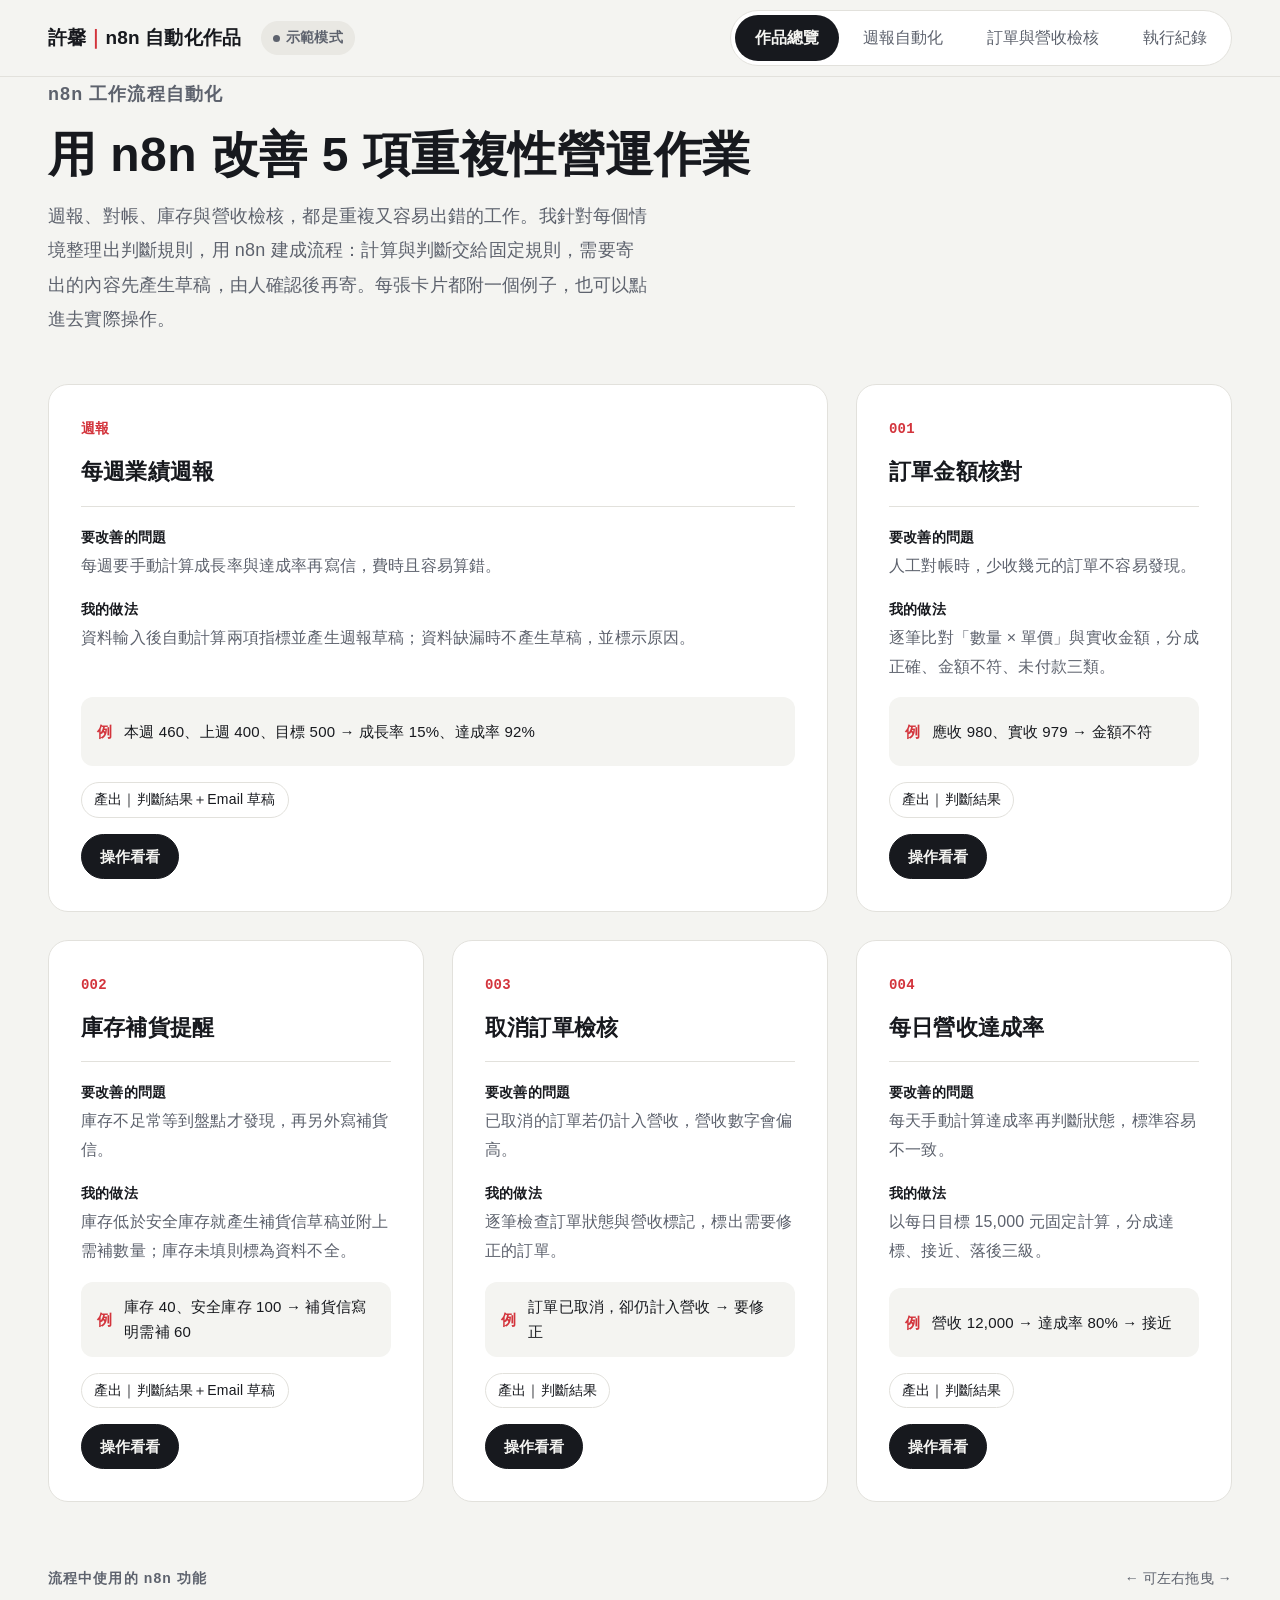
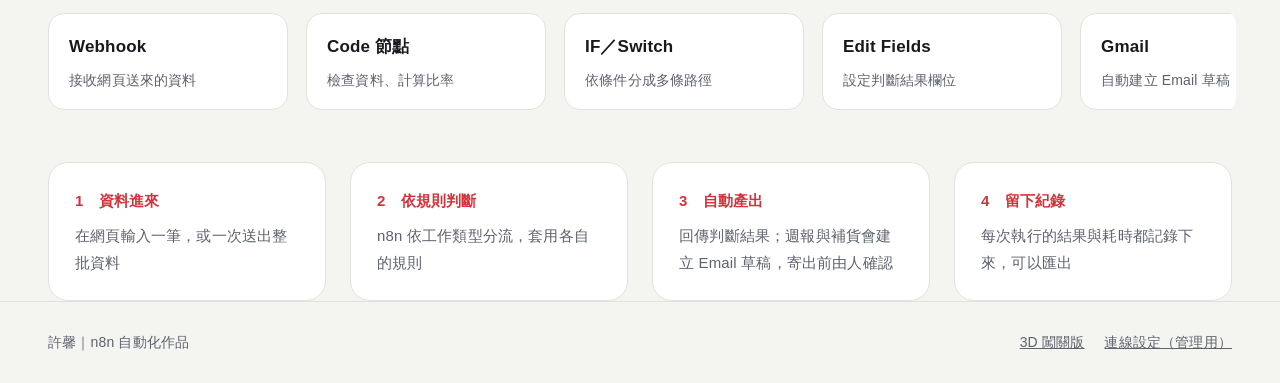
<file: n8n/xin_n8n_workbench.html>
<!DOCTYPE html>
<html lang="zh-Hant-TW">
<head>
<meta charset="utf-8">
<meta name="viewport" content="width=device-width, initial-scale=1">
<title>許馨｜n8n 自動化作品</title>



<style>
:root{
  /* 版面概念：工作台。白底、墨色操作鈕、朱紅強調；資料一律等寬字，結果用語意色標示 */
  --paper:#F4F4F1;--surface:#FFFFFF;--ink:#17191E;--muted:#5D626D;--line:#E2E1DC;
  --accent:#D3343C;--accent-soft:#FBE8E8;--ok:#1E8458;--ok-soft:#E3F3EB;--warn:#B46B00;--warn-soft:#FBF0DC;--skel:#E9E8E3;
  --font-body:"Noto Sans TC","PingFang TC","Microsoft JhengHei",system-ui,sans-serif;
  --font-mono:"IBM Plex Mono",ui-monospace,Menlo,monospace;
  --spring:cubic-bezier(.34,1.56,.64,1);--ease:cubic-bezier(.2,.8,.2,1);--radius:16px;
  color-scheme:light;
}
@media (prefers-color-scheme: dark){:root:not([data-theme="light"]){--paper:#121318;--surface:#1B1D24;--ink:#ECEDF0;--muted:#A0A5AF;--line:#2C2F38;--accent:#FF5E64;--accent-soft:#3A1D21;--ok:#45C58C;--ok-soft:#173226;--warn:#F0A43A;--warn-soft:#3A2A12;--skel:#262932;color-scheme:dark}}
:root[data-theme="dark"]{--paper:#121318;--surface:#1B1D24;--ink:#ECEDF0;--muted:#A0A5AF;--line:#2C2F38;--accent:#FF5E64;--accent-soft:#3A1D21;--ok:#45C58C;--ok-soft:#173226;--warn:#F0A43A;--warn-soft:#3A2A12;--skel:#262932;color-scheme:dark}

*{box-sizing:border-box}
html,body{margin:0}
body{background:var(--paper);color:var(--ink);font-family:var(--font-body);font-size:17px;line-height:1.8;letter-spacing:.01em;-webkit-font-smoothing:antialiased}
h1,h2,h3{margin:0;line-height:1.25;text-wrap:balance}
p{margin:0}
button,input,select{font:inherit;color:inherit}
:focus-visible{outline:3px solid var(--accent);outline-offset:3px;border-radius:8px}
.mono{font-family:var(--font-mono);font-variant-numeric:tabular-nums}
.wrap{max-width:1240px;margin:0 auto;padding:0 28px}
.muted{color:var(--muted)}

/* 導覽 */
.topbar{position:sticky;top:0;z-index:20;background:color-mix(in srgb,var(--paper) 88%,transparent);backdrop-filter:blur(10px);border-bottom:1px solid var(--line)}
.topbar .wrap{display:flex;align-items:center;gap:20px;min-height:76px;flex-wrap:wrap;padding-top:8px;padding-bottom:8px}
.brand{font-weight:900;font-size:19px;white-space:nowrap}
.brand span{color:var(--accent)}
.conn{font-size:13px}
.seg{position:relative;display:flex;gap:4px;padding:4px;background:var(--surface);border:1px solid var(--line);border-radius:999px;overflow-x:auto;scrollbar-width:none}
.seg::-webkit-scrollbar{display:none}
.topbar .seg{margin-left:auto}
.seg button{position:relative;z-index:1;border:0;background:none;padding:9px 20px;border-radius:999px;font-size:16px;font-weight:500;color:var(--muted);cursor:pointer;white-space:nowrap;transition:color .25s}
.seg button:hover{color:var(--ink)}
.seg button.is-active{color:var(--paper);font-weight:700}
.seg .ind{position:absolute;z-index:0;top:4px;left:0;height:calc(100% - 8px);background:var(--ink);border-radius:999px;transition:transform .55s var(--spring),width .55s var(--spring)}
.seg .ind.no-anim{transition:none}
.seg.sub{display:inline-flex;margin-bottom:32px;max-width:100%}
.seg.sub button{font-weight:600}

/* 元件 */
.btn{position:relative;overflow:hidden;display:inline-flex;align-items:center;justify-content:center;gap:8px;border:1px solid var(--ink);background:var(--ink);color:var(--paper);padding:12px 26px;border-radius:999px;font-weight:700;font-size:16px;cursor:pointer;transition:transform .2s var(--ease),opacity .2s}
.btn:active{transform:scale(.97)}
.btn.ghost{background:transparent;color:var(--ink)}
.btn.small{padding:8px 18px;font-size:15px}
.btn:disabled{opacity:.5;cursor:not-allowed}
.btn .spin{display:none}
.btn.is-busy .spin{display:inline-block}
.spin{width:16px;height:16px;border-radius:50%;border:2px solid color-mix(in srgb,currentColor 30%,transparent);border-top-color:currentColor;animation:spin .7s linear infinite}
@keyframes spin{to{transform:rotate(360deg)}}
.ripple{position:absolute;border-radius:50%;transform:scale(0);background:currentColor;opacity:.28;pointer-events:none;animation:ripple .6s var(--ease) forwards}
@keyframes ripple{to{transform:scale(1);opacity:0}}
.card{background:var(--surface);border:1px solid var(--line);border-radius:20px;padding:32px}
.pill{display:inline-flex;align-items:center;gap:6px;font-size:14px;font-weight:700;padding:4px 12px;border-radius:999px;background:var(--skel);color:var(--muted);white-space:nowrap}
.pill .dot{width:7px;height:7px;border-radius:50%;background:currentColor}
.pill.ok{background:var(--ok-soft);color:var(--ok)}
.pill.bad{background:var(--accent-soft);color:var(--accent)}
.pill.warn{background:var(--warn-soft);color:var(--warn)}
.pill.ink{background:var(--ink);color:var(--paper)}
.pill.out{background:transparent;border:1px solid var(--line);color:var(--ink);font-weight:500}
.chips{display:flex;flex-wrap:wrap;gap:10px}
.label{font-size:14px;font-weight:700;color:var(--muted);letter-spacing:.08em;margin-bottom:14px}
.head{display:flex;flex-direction:column;gap:14px;margin-bottom:48px}
.head h1{font-size:clamp(30px,4.4vw,48px);font-weight:900;letter-spacing:.01em}
.head h2{font-size:clamp(26px,3.2vw,34px);font-weight:900}
.head p{color:var(--muted);max-width:60ch;font-size:18px;line-height:1.9}

main{padding:56px 0 120px}
.view[hidden]{display:none}
.stg.play{animation:rise .55s var(--ease) both;animation-delay:calc(var(--i,0) * 60ms)}
@keyframes rise{from{opacity:0;transform:translateY(12px)}to{opacity:1;transform:none}}
.shake{animation:shake .45s}
@keyframes shake{20%,60%{transform:translateX(-7px)}40%,80%{transform:translateX(7px)}}

/* 骨架 */
.sk{background:var(--skel);border-radius:8px;position:relative;overflow:hidden;height:14px}
.sk::after{content:"";position:absolute;inset:0;background:linear-gradient(90deg,transparent,color-mix(in srgb,var(--surface) 70%,transparent),transparent);transform:translateX(-100%);animation:shimmer 1.1s infinite}
@keyframes shimmer{to{transform:translateX(100%)}}

/* 總覽 */
.tiles{display:grid;grid-template-columns:repeat(3,1fr);gap:16px;margin-bottom:32px}
.tile .big{font-family:var(--font-mono);font-weight:600;font-size:34px;line-height:1.1;margin-bottom:6px}
.tile p{color:var(--muted);font-size:14px}
.rail-head{display:flex;justify-content:space-between;align-items:center;gap:12px;margin-bottom:18px;flex-wrap:wrap}
.hint{font-size:14px;color:var(--muted);line-height:1.7}
.rail{overflow:hidden;cursor:grab;touch-action:pan-y;user-select:none;-webkit-user-select:none;border-radius:var(--radius);margin:0 -4px;padding:4px}
.rail:active{cursor:grabbing}
.rail-track{display:flex;gap:18px;width:max-content;will-change:transform}
.eyebrow{font-size:14px;font-weight:700;color:var(--accent);letter-spacing:.06em}
.work-grid{display:grid;grid-template-columns:repeat(3,minmax(0,1fr));gap:28px;margin-bottom:64px}
.work:first-child{grid-column:span 2}
.work:first-child .what{font-size:16px;max-width:46ch}
.work{display:flex;flex-direction:column;gap:16px;transition:transform .35s var(--spring),border-color .3s}
.work:hover{transform:translateY(-4px);border-color:var(--ink)}
.work .btn{align-self:flex-start}
.work .no{font-family:var(--font-mono);font-weight:600;font-size:14px;color:var(--accent)}
.work h3{font-size:22px;padding-bottom:4px}
.work .what{font-size:15px}
.work .ba{display:grid;gap:16px;font-size:16px;line-height:1.8;color:var(--muted);border-top:1px solid var(--line);padding-top:18px;flex:1;align-content:start}
.work .ba b{display:block;color:var(--ink);font-weight:700;font-size:14px;margin-bottom:2px}
.work .ex{font-size:15px;line-height:1.7;background:var(--paper);border-radius:12px;padding:12px 16px;color:var(--ink);font-variant-numeric:tabular-nums;min-height:4.6em;display:flex;align-items:center}
.work .ex::before{content:"例";flex:none;font-weight:700;color:var(--accent);margin-right:12px}
.howto{display:flex;gap:18px;align-items:center;background:var(--warn-soft);border-radius:16px;padding:20px 24px;font-size:16px;line-height:1.8}
.howto b{white-space:nowrap;color:var(--warn)}
.howto span{flex:1}
.howto .btn{flex:none}
@media (max-width:520px){.howto{flex-wrap:wrap}}
.skill-strip{margin-bottom:24px}
.skill-chip{flex:none;width:240px;background:var(--surface);border:1px solid var(--line);border-radius:16px;padding:18px 20px;display:grid;gap:6px}
.skill-chip b{font-size:17px}
.skill-chip span{font-size:14px;color:var(--muted);line-height:1.6}
.flow-card{width:260px;flex:none;display:flex;flex-direction:column;gap:10px}
.flow-card .code{font-family:var(--font-mono);font-weight:600;font-size:13px;color:var(--accent)}
.flow-card h3{font-size:18px}
.flow-card p{font-size:14px;color:var(--muted);flex:1}
.steps{display:grid;grid-template-columns:repeat(4,1fr);gap:24px;margin-top:48px}
.steps .card{padding:24px 26px;display:grid;gap:8px}
.steps b{display:block;color:var(--accent);font-size:15px}
.steps p{font-size:15px;color:var(--muted);line-height:1.8}

/* 流程面板 */
.panel{display:grid;gap:32px;grid-template-columns:minmax(0,1fr)}
.panel > *{min-width:0}
.rule > div:first-child{flex:1 1 320px;min-width:0}
.rule{display:flex;flex-wrap:wrap;justify-content:space-between;gap:32px;align-items:flex-start}
.rule h2{font-size:clamp(26px,3vw,34px);font-weight:900;margin:12px 0 14px}
.legend{background:var(--surface);border:1px solid var(--line);border-radius:16px;padding:20px 24px;min-width:min(300px,100%);max-width:440px;flex:1 1 300px}
.legend dl{display:grid;grid-template-columns:auto 1fr;gap:10px 18px;margin:0;font-size:15px}
.legend dt{display:flex;align-items:center;gap:8px;font-weight:700;white-space:nowrap}
.legend dd{margin:0;color:var(--muted)}
.legend i{width:9px;height:9px;border-radius:50%;flex:none}
.dot-ok{background:var(--ok)}.dot-warn{background:var(--warn)}.dot-bad{background:var(--accent)}
.rule p{color:var(--muted);max-width:56ch;line-height:1.9;margin-bottom:6px}
.grid2{display:grid;grid-template-columns:minmax(0,1fr) minmax(0,1fr);gap:32px;align-items:start}
.form{display:grid;gap:22px}
.fields{display:grid;grid-template-columns:1fr 1fr;gap:18px}
.fl{position:relative}
.fl input,.fl select{width:100%;padding:28px 18px 10px;font-size:17px;border:1px solid var(--line);border-radius:14px;background:var(--paper);outline:none;transition:border-color .2s;appearance:none;-webkit-appearance:none}
.fl input:focus,.fl select:focus{border-color:var(--ink)}
.fl label{position:absolute;left:19px;top:19px;font-size:16px;color:var(--muted);pointer-events:none;transition:transform .25s var(--ease),font-size .25s,top .25s}
.fl input:focus + label,.fl input:not(:placeholder-shown) + label,.fl select + label{top:8px;font-size:13px}
.fl.wide{grid-column:1/-1}
.form-actions{display:flex;gap:10px;flex-wrap:wrap;align-items:center}
.mode-note{font-size:14px;color:var(--muted);line-height:1.7}

.result{min-height:200px;display:grid;gap:16px;align-content:start}
.result .empty{color:var(--muted);font-size:15px;border:1px dashed var(--line);border-radius:14px;padding:40px 20px;text-align:center}
.res-card{border-radius:14px;padding:24px;border:1px solid var(--line);background:var(--paper);display:grid;gap:16px}
.res-card.pop{animation:pop .6s var(--spring)}
@keyframes pop{from{transform:scale(.85);opacity:0}to{transform:none;opacity:1}}
.res-top{display:flex;justify-content:space-between;align-items:center;gap:10px;flex-wrap:wrap}
.res-big{font-size:32px;font-weight:900}
.kv{display:grid;grid-template-columns:auto 1fr;gap:10px 24px;font-size:15px}
.kv dt{color:var(--muted)}
.kv dd{margin:0;font-family:var(--font-mono);word-break:break-all}

.table-wrap{overflow-x:auto;border:1px solid var(--line);border-radius:12px}
table{border-collapse:collapse;width:100%;font-size:15px;background:var(--surface)}
th,td{text-align:left;padding:15px 18px;border-bottom:1px solid var(--line);white-space:nowrap}
th{font-size:13px;letter-spacing:.04em;color:var(--muted);font-weight:700;background:var(--paper)}
tr:last-child td{border-bottom:0}
td.mono{font-size:14px}
tr.flash td{animation:flash 1s var(--ease)}
@keyframes flash{from{background:var(--warn-soft)}to{background:transparent}}
.progress{height:6px;background:var(--skel);border-radius:999px;overflow:hidden}
.progress i{display:block;height:100%;width:0;background:var(--accent);border-radius:inherit;transition:width .35s var(--ease)}
.batch-head{display:flex;justify-content:space-between;align-items:center;gap:20px;flex-wrap:wrap;margin-bottom:20px}
.score{font-family:var(--font-mono);font-weight:600}
.score.muted{font-family:var(--font-body);font-weight:500;font-size:15px;color:var(--muted)}
.blank{display:inline-block;font-size:13px;color:var(--muted);border:1px dashed var(--line);border-radius:999px;padding:1px 10px}
.waiting{font-size:14px;color:var(--muted);opacity:.7}

/* 切換開關 */
.switch{display:inline-flex;align-items:center;gap:10px;font-size:14px;cursor:pointer;white-space:nowrap}
.switch input{position:absolute;opacity:0;width:1px;height:1px}
.switch .track{width:46px;height:26px;border-radius:999px;background:var(--line);position:relative;transition:background .3s;flex:none}
.switch .track::after{content:"";position:absolute;top:3px;left:3px;width:20px;height:20px;border-radius:50%;background:var(--surface);box-shadow:0 1px 3px rgba(0,0,0,.25);transition:transform .45s var(--spring)}
.switch input:checked + .track{background:var(--accent)}
.switch input:checked + .track::after{transform:translateX(20px)}
.switch input:focus-visible + .track{outline:3px solid var(--accent);outline-offset:3px}
.switch input:disabled ~ *{opacity:.5}

/* 設定 */
.settings{display:grid;grid-template-columns:1.15fr .85fr;gap:32px;align-items:start}
ol.how{margin:0;padding-left:22px;display:grid;gap:12px;font-size:16px;line-height:1.8}
code{font-family:var(--font-mono);font-size:13px;background:var(--paper);border:1px solid var(--line);border-radius:6px;padding:1px 6px}

.toast{position:fixed;left:50%;bottom:28px;z-index:60;transform:translate(-50%,calc(100% + 48px));opacity:0;background:var(--ink);color:var(--paper);padding:10px 18px;border-radius:999px;font-size:14px;font-weight:700;display:flex;align-items:center;gap:8px;transition:transform .5s var(--spring),opacity .25s;pointer-events:none;max-width:calc(100% - 32px)}
.toast.show{transform:translate(-50%,0);opacity:1}
#confetti{position:fixed;inset:0;pointer-events:none;z-index:70}
.foot{border-top:1px solid var(--line);padding:28px 0;font-size:14px;color:var(--muted)}
.foot .wrap{display:flex;justify-content:space-between;gap:16px;flex-wrap:wrap}
.foot a{color:var(--muted)}

@media (max-width:860px){
  .grid2,.settings{grid-template-columns:1fr}
  .tiles,.steps,.work-grid{grid-template-columns:1fr 1fr}
}
@media (max-width:520px){
  body{font-size:16px}
  .wrap{padding:0 18px}
  main{padding:36px 0 80px}
  .work-grid{gap:18px}
  .tiles,.steps,.fields,.work-grid{grid-template-columns:1fr}
  .work:first-child{grid-column:auto}
  .topbar .seg{margin-left:0;width:100%}
  .card{padding:22px}
  .howto{flex-direction:column;align-items:flex-start;gap:10px}
}
@media (prefers-reduced-motion: reduce){
  *,*::before,*::after{animation-duration:.01ms !important;animation-iteration-count:1 !important;transition-duration:.01ms !important}
}
</style>
<style>
  body, button, input, select, textarea {
    font-family: "Microsoft JhengHei", "微軟正黑體", sans-serif !important;
  }
</style>
</head>
<body>
<header class="topbar">
  <div class="wrap">
    <span class="brand">許馨<span>｜</span>n8n 自動化作品</span>
    <span class="pill conn" id="conn-pill"><span class="dot"></span>示範模式</span>
    <nav class="seg" id="main-tabs" role="tablist" aria-label="工作台頁面">
      <span class="ind no-anim" aria-hidden="true"></span>
      <button role="tab" data-view="overview" id="tab-overview" aria-controls="view-overview">作品總覽</button>
      <button role="tab" data-view="weekly" id="tab-weekly" aria-controls="view-weekly">週報自動化</button>
      <button role="tab" data-view="course" id="tab-course" aria-controls="view-course">訂單與營收檢核</button>
      <button role="tab" data-view="log" id="tab-log" aria-controls="view-log">執行紀錄</button>
    </nav>
  </div>
</header>

<main class="wrap">
  <!-- 總覽 -->
  <section class="view" id="view-overview" data-view="overview" role="tabpanel" aria-labelledby="tab-overview">
    <div class="head">
      <p class="eyebrow stg" style="--i:0">n8n 工作流程自動化</p>
      <h1 class="stg" style="--i:1">用 n8n 改善 5 項重複性營運作業</h1>
      <p class="stg" style="--i:2">週報、對帳、庫存與營收檢核，都是重複又容易出錯的工作。我針對每個情境整理出判斷規則，用 n8n 建成流程：計算與判斷交給固定規則，需要寄出的內容先產生草稿，由人確認後再寄。每張卡片都附一個例子，也可以點進去實際操作。</p>
    </div>
    <div class="work-grid" id="work-grid"></div>
    <div class="skill-strip stg" style="--i:8">
      <div class="rail-head">
        <p class="label" style="margin:0">流程中使用的 n8n 功能</p>
        <span class="hint">← 可左右拖曳 →</span>
      </div>
      <div class="rail" id="skill-rail" tabindex="0" aria-label="用到的 n8n 功能，可用左右方向鍵移動">
        <div class="rail-track">
          <div class="skill-chip"><b>Webhook</b><span>接收網頁送來的資料</span></div>
          <div class="skill-chip"><b>Code 節點</b><span>檢查資料、計算比率</span></div>
          <div class="skill-chip"><b>IF／Switch</b><span>依條件分成多條路徑</span></div>
          <div class="skill-chip"><b>Edit Fields</b><span>設定判斷結果欄位</span></div>
          <div class="skill-chip"><b>Gmail</b><span>自動建立 Email 草稿</span></div>
          <div class="skill-chip"><b>Respond to Webhook</b><span>把結果回傳給網頁</span></div>
          <div class="skill-chip"><b>Google Sheets</b><span>週報原版：新增資料列即觸發</span></div>
        </div>
      </div>
    </div>
    <div class="steps">
      <div class="card stg" style="--i:9"><b>1　資料進來</b><p>在網頁輸入一筆，或一次送出整批資料</p></div>
      <div class="card stg" style="--i:10"><b>2　依規則判斷</b><p>n8n 依工作類型分流，套用各自的規則</p></div>
      <div class="card stg" style="--i:11"><b>3　自動產出</b><p>回傳判斷結果；週報與補貨會建立 Email 草稿，寄出前由人確認</p></div>
      <div class="card stg" style="--i:12"><b>4　留下紀錄</b><p>每次執行的結果與耗時都記錄下來，可以匯出</p></div>
    </div>
  </section>

  <!-- 週報草稿 -->
  <section class="view" id="view-weekly" data-view="weekly" role="tabpanel" aria-labelledby="tab-weekly" hidden>
    <div id="panel-weekly"></div>
  </section>

  <!-- 營運檢核 -->
  <section class="view" id="view-course" data-view="course" role="tabpanel" aria-labelledby="tab-course" hidden>
    <nav class="seg sub" id="sub-tabs" role="tablist" aria-label="營運檢核流程">
      <span class="ind no-anim" aria-hidden="true"></span>
      <button role="tab" data-flow="O01">001 訂單金額核對</button>
      <button role="tab" data-flow="O04">002 庫存補貨提醒</button>
      <button role="tab" data-flow="O13">003 取消訂單檢核</button>
      <button role="tab" data-flow="O14">004 營收達成率</button>
    </nav>
    <div id="panel-course"></div>
  </section>

  <!-- 紀錄 -->
  <section class="view" id="view-log" data-view="log" role="tabpanel" aria-labelledby="tab-log" hidden>
    <div class="head">
      <h2>執行紀錄</h2>
      <p>每一筆都記下來源（n8n 或示範模式）、結果與耗時。共 <b class="mono" id="t-runs">0</b> 筆，測試資料與預期相符 <b class="mono" id="t-pass">—</b>。紀錄只存在這台電腦的瀏覽器，換電腦前請先匯出。</p>
    </div>
    <div class="batch-head">
      <div class="chips" id="log-filter" role="group" aria-label="篩選">
        <button class="btn small" data-f="all">全部</button>
        <button class="btn small ghost" data-f="n8n">只看 n8n</button>
        <button class="btn small ghost" data-f="fail">只看不符預期</button>
      </div>
      <div class="form-actions">
        <button class="btn small ghost" id="log-csv">匯出 CSV</button>
        <button class="btn small ghost" id="log-copy">複製 JSON</button>
        <button class="btn small ghost" id="log-clear">清除紀錄</button>
      </div>
    </div>
    <div class="table-wrap">
      <table>
        <thead><tr><th>時間</th><th>流程</th><th>資料 ID</th><th>來源</th><th>結果</th><th>預期</th><th>相符</th><th>耗時</th></tr></thead>
        <tbody id="log-body"></tbody>
      </table>
    </div>
  </section>

  <!-- 設定 -->
  <section class="view" id="view-settings" data-view="settings" role="tabpanel" aria-labelledby="tab-settings" hidden>
    <div class="head">
      <h2>連線設定</h2>
      <p>貼上 n8n 工作台 API 的 Webhook 網址後，網頁就會把資料送到 n8n。沒填網址時，用網頁內建的同一套規則做示範，不會建立草稿。</p>
    </div>
    <div class="settings">
      <div style="display:grid;gap:32px">
      <div class="card form" id="settings-card">
        <div class="fl wide">
          <input id="set-url" type="url" placeholder=" " autocomplete="off" spellcheck="false">
          <label for="set-url">Webhook 網址（Production URL）</label>
        </div>
        <div class="form-actions">
          <button class="btn" id="set-save" type="button">儲存</button>
          <button class="btn ghost" id="set-test" type="button"><span class="spin"></span>測試連線</button>
          <button class="btn ghost" id="set-clear" type="button">清除網址</button>
        </div>
        <p class="mode-note" id="set-msg">網址只存在這台電腦的瀏覽器裡。</p>
      </div>
      <div class="card">
        <p class="label">第一次設定</p>
        <ol class="how">
          <li>在 n8n 匯入 <code>xin_n8n_portal_api.json</code></li>
          <li>打開三個 Gmail 節點，確認選到你的 Gmail 憑證</li>
          <li>按 Publish（或把流程切成 Active）</li>
          <li>點「接收網頁請求」節點，複製 Production URL 貼到上方欄位</li>
          <li>按「測試連線」，看到「連線正常」</li>
          <li>按「寄一封測試信」，到信箱確認收到</li>
        </ol>
      </div>
      </div>
      <div class="card form" id="mail-card">
        <p class="label">Gmail 寄送測試</p>
        <p>由 n8n 透過 Gmail 寄一封測試信到預設信箱，確認寄信設定正常。</p>
        <div class="form-actions"><button class="btn" id="mail-test" type="button"><span class="spin"></span>寄一封測試信</button></div>
        <p class="mode-note" id="mail-msg">連線 n8n 後即可使用。</p>
      </div>
    </div>
  </section>
</main>

<footer class="foot"><div class="wrap"><span>許馨｜n8n 自動化作品</span><span style="display:flex;gap:20px;flex-wrap:wrap"><a href="xin_n8n_quest_3d.html">3D 闖關版</a><a href="#settings" id="foot-settings">連線設定（管理用）</a></span></div></footer>

<div class="toast" id="toast" role="status" aria-live="polite"><span></span></div>
<canvas id="confetti" aria-hidden="true"></canvas>

<script>
// 檢查並計算：網頁送來的週資料（n8n Code 節點與網頁示範模式共用同一套規則）
function checkAndCalc(b) {
  b = b || {};
  const errors = [];
  const week = String(b.week ?? '').trim();
  const num = (k) => {
    const raw = b[k];
    if (raw === '' || raw === null || raw === undefined) return null;
    const v = Number(raw);
    return Number.isFinite(v) ? v : null;
  };
  const thisWeek = num('thisWeek'), lastWeek = num('lastWeek'), target = num('target');
  if (!week) errors.push('缺少週次');
  if (thisWeek === null) errors.push('本週數字缺漏或不是數字');
  if (lastWeek === null) errors.push('上週數字缺漏或不是數字');
  if (target === null) errors.push('目標缺漏或不是數字');
  if (thisWeek !== null && thisWeek < 0) errors.push('本週數字不能是負數');
  if (lastWeek !== null && lastWeek <= 0) errors.push('上週數字必須大於 0 才能算成長率');
  if (target !== null && target <= 0) errors.push('目標必須大於 0 才能算達成率');
  if (errors.length) return { ok: false, week, errors };
  const growth = Math.round((thisWeek - lastWeek) / lastWeek * 1000) / 10;
  const achievement = Math.round(thisWeek / target * 1000) / 10;
  const subject = `${week} 週報｜成長率 ${growth}%、達成率 ${achievement}%`;
  const body = [
    `${week} 週報`,
    ``,
    `本週：${thisWeek}`,
    `上週：${lastWeek}`,
    `目標：${target}`,
    `成長率：${growth}%`,
    `達成率：${achievement}%`,
  ].join('\n');
  return { ok: true, week, thisWeek, lastWeek, target, growth, achievement, subject, body };
}


/* ===== 規則：與 n8n 工作台 API 中各節點的判斷式相同 ===== */
var blank = function(v){ return v == null || String(v).trim() === ''; };
var RULES = {
  WEEKLY: function(r){
    var c = checkAndCalc(r);
    if(!c.ok) return { result:'資料不全', id:c.week, errors:c.errors };
    return { result:'已建草稿', id:c.week, growth:c.growth, achievement:c.achievement, subject:c.subject };
  },
  O01: function(r){
    return { id:r.order_id, result: blank(r.paid_amount) ? '未付款' : Number(r.qty) * Number(r.unit_price) === Number(r.paid_amount) ? '正確' : '金額不符' };
  },
  O04: function(r){
    if(blank(r.stock)) return { id:r.sku, result:'資料不全' };
    if(Number(r.stock) < Number(r.safety_stock)) return { id:r.sku, result:'已建草稿', need_qty: Number(r.safety_stock) - Number(r.stock) };
    return { id:r.sku, result:'不用補' };
  },
  O13: function(r){
    return { id:r.order_id, result: blank(r.status) ? '資料不全' : (r.status === 'cancelled' && r.in_revenue === 'yes') ? '要修正' : '正常' };
  },
  O14: function(r){
    if(blank(r.revenue)) return { id:r.day_id, result:'資料不全', achievement_rate_display:'' };
    var x = Number(r.revenue) / 15000;
    return { id:r.day_id, result: x >= 1 ? '達標' : x >= 0.8 ? '接近' : '落後', achievement_rate_display:(x*100).toFixed(4) + '%' };
  }
};

/* ===== 流程定義（測試資料取自各流程的測試資料節點） ===== */
var FLOWS = {
  WEEKLY: { code:'WEEKLY', no:'週報', name:'每週業績週報', drafts:true,
    desc:'輸入本週、上週業績與目標，自動算出成長率與達成率，產生給主管的週報 Email 草稿。',
    problem:'每週要手動計算成長率與達成率再寫信，費時且容易算錯。', approach:'資料輸入後自動計算兩項指標並產生週報草稿；資料缺漏時不產生草稿，並標示原因。',
    example:'本週 460、上週 400、目標 500 → 成長率 15%、達成率 92%', howPick:0, how:'點「W42」帶入範例（本週 460、上週 400、目標 500），按「執行這一筆」。右側會顯示「已建草稿」，成長率 15%、達成率 92%。',
    rule:'成長率＝（本週－上週）÷ 上週；達成率＝本週 ÷ 目標。資料缺漏或無法計算時回「資料不全」，不建草稿。',
    allowed:['已建草稿','資料不全'], idKey:'week',
    fields:[{k:'week',l:'週次'},{k:'thisWeek',l:'本週',n:1},{k:'lastWeek',l:'上週',n:1},{k:'target',l:'目標',n:1}],
    cols:['thisWeek','lastWeek','target'],
    tests:[
      {row:{week:'W42',thisWeek:'460',lastWeek:'400',target:'500'},expect:'已建草稿'},
      {row:{week:'W43_TEST',thisWeek:'480',lastWeek:'460',target:'500'},expect:'已建草稿'},
      {row:{week:'W44_AUTO_TEST',thisWeek:'500',lastWeek:'480',target:'500'},expect:'已建草稿'},
      {row:{week:'W45_缺漏',thisWeek:'510',lastWeek:'',target:'500'},expect:'資料不全'}
    ]},
  O01: { code:'O01', no:'001', name:'訂單金額核對', drafts:false,
    desc:'自動比對「數量 × 單價」與實收金額，標出金額不符與未付款的訂單。',
    problem:'人工對帳時，少收幾元的訂單不容易發現。', approach:'逐筆比對「數量 × 單價」與實收金額，分成正確、金額不符、未付款三類。',
    example:'應收 980、實收 979 → 金額不符', howPick:1, how:'點「O-0102」帶入範例（數量 2、單價 490、實收 979），按「執行這一筆」。應收 980 與實收不同，結果會是「金額不符」。',
    rule:'數量 × 單價等於實收 → 正確；不相等 → 金額不符；實收空白 → 未付款。',
    allowed:['正確','金額不符','未付款'], idKey:'order_id',
    fields:[{k:'order_id',l:'訂單編號'},{k:'qty',l:'數量',n:1},{k:'unit_price',l:'單價',n:1},{k:'paid_amount',l:'實收金額',n:1}],
    cols:['qty','unit_price','paid_amount'],
    tests:[
      {row:{order_id:'O-0101',qty:'2',unit_price:'490',paid_amount:'980'},expect:'正確'},
      {row:{order_id:'O-0102',qty:'2',unit_price:'490',paid_amount:'979'},expect:'金額不符'},
      {row:{order_id:'O-0103',qty:'3',unit_price:'250',paid_amount:''},expect:'未付款'},
      {row:{order_id:'O-0104',qty:'1',unit_price:'1200',paid_amount:'1200'},expect:'正確'}
    ]},
  O04: { code:'O04', no:'002', name:'庫存補貨提醒', drafts:true,
    desc:'庫存低於安全庫存時，自動寫好補貨 Email 草稿，附上需要補多少。',
    problem:'庫存不足常等到盤點才發現，再另外寫補貨信。', approach:'庫存低於安全庫存就產生補貨信草稿並附上需補數量；庫存未填則標為資料不全。',
    example:'庫存 40、安全庫存 100 → 補貨信寫明需補 60', howPick:0, how:'點「P-0401」帶入範例（包裝紙箱，庫存 40、安全庫存 100），按「執行這一筆」。結果會是「已建草稿」，需補數量 60。',
    rule:'庫存 < 安全庫存 → 建立補貨草稿；其他 → 不用補；庫存空白 → 資料不全。',
    allowed:['已建草稿','不用補','資料不全'], idKey:'sku',
    fields:[{k:'sku',l:'SKU'},{k:'item',l:'品項'},{k:'stock',l:'現有庫存',n:1},{k:'safety_stock',l:'安全庫存',n:1}],
    cols:['item','stock','safety_stock'],
    tests:[
      {row:{sku:'P-0401',item:'包裝紙箱',stock:'40',safety_stock:'100'},expect:'已建草稿'},
      {row:{sku:'P-0402',item:'膠帶',stock:'50',safety_stock:'50'},expect:'不用補'},
      {row:{sku:'P-0403',item:'氣泡袋',stock:'51',safety_stock:'50'},expect:'不用補'},
      {row:{sku:'P-0404',item:'牛皮紙',stock:'',safety_stock:'80'},expect:'資料不全'}
    ]},
  O13: { code:'O13', no:'003', name:'取消訂單檢核', drafts:false,
    desc:'找出已取消、卻仍被算進營收的訂單，避免營收數字虛增。',
    problem:'已取消的訂單若仍計入營收，營收數字會偏高。', approach:'逐筆檢查訂單狀態與營收標記，標出需要修正的訂單。',
    example:'訂單已取消，卻仍計入營收 → 要修正', howPick:1, how:'點「O-1302」帶入範例（狀態 cancelled、計入營收 yes），按「執行這一筆」。這筆已取消卻仍算進營收，結果會是「要修正」。',
    rule:'訂單已取消（cancelled）但仍計入營收（yes）→ 要修正；其他 → 正常；狀態空白 → 資料不全。',
    allowed:['要修正','正常','資料不全'], idKey:'order_id',
    fields:[{k:'order_id',l:'訂單編號'},{k:'status',l:'訂單狀態',opts:['','paid','cancelled']},{k:'in_revenue',l:'計入營收',opts:['yes','no']}],
    cols:['status','in_revenue'],
    tests:[
      {row:{order_id:'O-1301',status:'paid',in_revenue:'yes'},expect:'正常'},
      {row:{order_id:'O-1302',status:'cancelled',in_revenue:'yes'},expect:'要修正'},
      {row:{order_id:'O-1303',status:'cancelled',in_revenue:'no'},expect:'正常'},
      {row:{order_id:'O-1304',status:'',in_revenue:'yes'},expect:'資料不全'}
    ]},
  O14: { code:'O14', no:'004', name:'每日營收達成率', drafts:false,
    desc:'以每日目標 15,000 元計算達成率，自動分成達標、接近、落後。',
    problem:'每天手動計算達成率再判斷狀態，標準容易不一致。', approach:'以每日目標 15,000 元固定計算，分成達標、接近、落後三級。',
    example:'營收 12,000 → 達成率 80% → 接近', howPick:1, how:'點「D-1402」帶入範例（營收 12,000），按「執行這一筆」。達成率 80%，結果會是「接近」。',
    rule:'營收 ÷ 15,000：≥ 100% 達標；≥ 80% 接近；< 80% 落後；營收空白 → 資料不全。',
    allowed:['達標','接近','落後','資料不全'], idKey:'day_id',
    fields:[{k:'day_id',l:'日期代號'},{k:'revenue',l:'當日營收',n:1}],
    cols:['revenue'],
    tests:[
      {row:{day_id:'D-1401',revenue:'15000'},expect:'達標'},
      {row:{day_id:'D-1402',revenue:'12000'},expect:'接近'},
      {row:{day_id:'D-1403',revenue:'11999'},expect:'落後'},
      {row:{day_id:'D-1404',revenue:''},expect:'資料不全'}
    ]}
};
var LEGEND = {"WEEKLY": [["已建草稿", "資料完整，算出成長率與達成率並建立週報草稿"], ["資料不全", "有欄位缺漏或無法計算，不建立草稿並列出原因"]], "O01": [["正確", "數量 × 單價＝實收金額"], ["金額不符", "數量 × 單價與實收金額不相等"], ["未付款", "實收金額未填"]], "O04": [["已建草稿", "庫存低於安全庫存，建立補貨信草稿"], ["不用補", "庫存等於或高於安全庫存"], ["資料不全", "庫存未填"]], "O13": [["要修正", "訂單已取消，卻仍計入營收"], ["正常", "其他情況"], ["資料不全", "訂單狀態未填"]], "O14": [["達標", "達成率 ≥ 100%"], ["接近", "達成率 80%～未滿 100%"], ["落後", "達成率未滿 80%"], ["資料不全", "營收未填"]]};
var LABELS = {thisWeek:'本週',lastWeek:'上週',target:'目標',qty:'數量',unit_price:'單價',paid_amount:'實收',item:'品項',stock:'庫存',safety_stock:'安全庫存',status:'狀態',in_revenue:'計入營收',revenue:'營收'};
var GOOD = ['正確','正常','達標','已建草稿','不用補','連線正常','已寄出'];
var WARN = ['接近','資料不全','未付款'];
function tone(r){ return GOOD.indexOf(r) > -1 ? 'ok' : WARN.indexOf(r) > -1 ? 'warn' : 'bad'; }

(function(){
  var reduce = false;
  try { reduce = matchMedia('(prefers-reduced-motion: reduce)').matches; } catch(e){}
  var $ = function(s, el){ return (el || document).querySelector(s); };
  var $$ = function(s, el){ return Array.prototype.slice.call((el || document).querySelectorAll(s)); };
  function h(tag, attrs, kids){
    var el = document.createElement(tag);
    if(attrs) Object.keys(attrs).forEach(function(k){
      if(k === 'text') el.textContent = attrs[k];
      else if(k === 'class') el.className = attrs[k];
      else if(k.slice(0,2) === 'on') el.addEventListener(k.slice(2), attrs[k]);
      else el.setAttribute(k, attrs[k]);
    });
    (kids || []).forEach(function(c){ if(c != null) el.appendChild(typeof c === 'string' ? document.createTextNode(c) : c); });
    return el;
  }
  function pill(text, t){ return h('span', {class:'pill ' + (t || ''), text:text}); }

  /* ---------- 儲存 ---------- */
  var KEY = 'xin-n8n-workbench';
  var state = { url:'', log:[] };
  try { var saved = JSON.parse(localStorage.getItem(KEY) || 'null'); if(saved){ state.url = saved.url || ''; state.log = saved.log || []; } } catch(e){}
  function persist(){ try { localStorage.setItem(KEY, JSON.stringify({ url:state.url, log:state.log.slice(0, 500) })); } catch(e){} }
  var connOk = null;

  /* ---------- 吐司、漣漪、抖動 ---------- */
  var toastTimer;
  function toast(msg){ var t = $('#toast'); t.firstElementChild.textContent = msg; t.classList.add('show'); clearTimeout(toastTimer); toastTimer = setTimeout(function(){ t.classList.remove('show'); }, 2400); }
  function shake(el){ el.classList.remove('shake'); void el.offsetWidth; el.classList.add('shake'); }
  document.addEventListener('pointerdown', function(e){
    var b = e.target.closest('.btn'); if(!b || reduce || b.disabled) return;
    var r = b.getBoundingClientRect(), s = Math.max(r.width, r.height) * 2.2, sp = document.createElement('span');
    sp.className = 'ripple'; sp.style.width = sp.style.height = s + 'px';
    sp.style.left = (e.clientX - r.left - s/2) + 'px'; sp.style.top = (e.clientY - r.top - s/2) + 'px';
    b.appendChild(sp); setTimeout(function(){ sp.remove(); }, 650);
  });
  function stagger(root){
    if(reduce) return;
    var items = $$('.stg', root); items.forEach(function(el){ el.classList.remove('play'); });
    void root.offsetWidth; items.forEach(function(el){ el.classList.add('play'); });
  }

  /* ---------- 彩紙 ---------- */
  function confetti(){
    if(reduce) return;
    var cv = $('#confetti'), ctx = cv.getContext('2d'), W = cv.width = innerWidth, H = cv.height = innerHeight;
    var colors = ['#D3343C','#1E8458','#F0A43A','#17191E','#4F7BE8'], ps = [];
    for(var i = 0; i < 120; i++) ps.push({ x:W/2 + (Math.random()-.5)*120, y:H*.35, vx:(Math.random()-.5)*14, vy:-Math.random()*13-4, r:Math.random()*6+4, c:colors[i%5], a:Math.random()*6, va:(Math.random()-.5)*.3 });
    var t0 = performance.now();
    (function frame(t){
      ctx.clearRect(0,0,W,H);
      ps.forEach(function(p){ p.vy += .38; p.x += p.vx; p.y += p.vy; p.vx *= .99; p.a += p.va;
        ctx.save(); ctx.translate(p.x,p.y); ctx.rotate(p.a); ctx.fillStyle = p.c; ctx.fillRect(-p.r/2,-p.r/4,p.r,p.r/2); ctx.restore(); });
      if(t - t0 < 2200) requestAnimationFrame(frame); else ctx.clearRect(0,0,W,H);
    })(t0);
  }

  /* ---------- 送資料：n8n 或本機示範 ---------- */
  function useN8n(){ return !!state.url; }
  function run(flow, row){
    var t0 = performance.now();
    if(!useN8n()){
      return new Promise(function(res){
        setTimeout(function(){ res({ mode:'示範', ms:Math.round(performance.now()-t0), data:Object.assign({}, row, RULES[flow](row)) }); }, reduce ? 0 : 380 + Math.random()*260);
      });
    }
    var ctrl = ('AbortController' in window) ? new AbortController() : null;
    var timer = setTimeout(function(){ if(ctrl) ctrl.abort(); }, 30000);
    // 用 text/plain 送出：屬於簡單請求，不會觸發瀏覽器預檢；n8n 端的「整理輸入」會自行解析
    return fetch(state.url, { method:'POST', headers:{ 'Content-Type':'text/plain;charset=utf-8' }, body:JSON.stringify({ flow:flow, row:row }), signal: ctrl ? ctrl.signal : undefined })
      .then(function(r){
        return r.text().then(function(txt){
          var data; if(!txt.trim()) throw new Error('n8n 沒有回傳內容，代表流程執行到一半出錯，請到 n8n 的 Executions 查看是哪個節點'); try { data = JSON.parse(txt); } catch(e){ throw new Error('n8n 回傳的不是 JSON（HTTP ' + r.status + '）'); }
          if(!r.ok){
            var m = (data && data.message) || ('HTTP ' + r.status);
            if(m === 'Error in workflow') m = 'n8n 流程執行到一半出錯（常見原因：Gmail 憑證沒設定），請到 n8n 的 Executions 查看';
            throw new Error(m);
          }
          if(Array.isArray(data)) data = data[0] || {};
          return { mode:'n8n', ms:Math.round(performance.now()-t0), data:data };
        });
      })
      .catch(function(err){
        var msg = err && err.name === 'AbortError' ? '等了 30 秒沒有回應' : (err && err.message) || '連線失敗';
        if(msg === 'Failed to fetch' || msg.indexOf('NetworkError') > -1) msg = '連不到 n8n：確認流程已發布、網址是 Production URL';
        return { mode:'n8n', ms:Math.round(performance.now()-t0), error:msg };
      })
      .finally(function(){ clearTimeout(timer); });
  }
  function record(flow, row, out, expect){
    var result = out.error ? '錯誤' : (out.data && out.data.result) || '（沒有 result）';
    var entry = { t:new Date().toISOString(), flow:flow, id:(out.data && out.data.id) || (FLOWS[flow] ? row[FLOWS[flow].idKey] : '') || '', mode:out.mode, result:result,
      expect:expect || '', pass: expect ? result === expect : null, ms:out.ms, input:row, output: out.error ? { error:out.error } : out.data };
    state.log.unshift(entry); persist(); refreshStats(); renderLog(true);
    return entry;
  }

  /* ---------- 流程面板 ---------- */
  function renderPanel(flow, mount){
    var F = FLOWS[flow];
    mount.innerHTML = '';
    var top = h('div', {class:'rule stg', style:'--i:0'}, [
      h('div', null, [
        h('span', {class:'pill ink mono', text:F.no}),
        h('h2', {text:F.name}),
        h('p', null, [h('b', {text:'要改善的問題：'}), F.problem]),
        h('p', null, [h('b', {text:'我的做法：'}), F.approach]),
      ]),
      h('div', {class:'legend'}, [h('p', {class:'label', text:'輸出分類（共 ' + LEGEND[flow].length + ' 種，依固定規則判斷）'}),
        h('dl', null, LEGEND[flow].reduce(function(acc, x){
          acc.push(h('dt', null, [h('i', {class:'dot-' + tone(x[0])}), x[0]]));
          acc.push(h('dd', {text:x[1]}));
          return acc;
        }, []))])
    ]);

    // 單筆表單（浮動標籤）
    var inputs = {};
    var fieldsBox = h('div', {class:'fields'}, F.fields.map(function(f){
      var id = 'f-' + flow + '-' + f.k, ctl;
      if(f.opts){
        ctl = h('select', {id:id}, f.opts.map(function(o){ return h('option', {value:o, text: o === '' ? '（未填）' : o}); }));
      } else {
        ctl = h('input', {id:id, placeholder:' ', autocomplete:'off', inputmode: f.n ? 'decimal' : 'text'});
      }
      inputs[f.k] = ctl;
      return h('div', {class:'fl' + (F.fields.length % 2 && f === F.fields[0] ? ' wide' : '')}, [ctl, h('label', {for:id, text:f.l})]);
    }));
    var result = h('div', {class:'result', 'aria-live':'polite'}, [h('div', {class:'empty', text:'結果會顯示在這裡'})]);
    var goBtn = h('button', {class:'btn', type:'submit'}, [h('span', {class:'spin'}), '執行這一筆']);
    var fillChips = h('div', {class:'chips'}, F.tests.map(function(t){
      return h('button', {class:'btn small ghost', type:'button', text:t.row[F.idKey] || '（未填）', onclick:function(){
        F.fields.forEach(function(f){ inputs[f.k].value = t.row[f.k] == null ? '' : t.row[f.k]; });
        form.dataset.expect = t.expect;
      }});
    }));
    var form = h('form', {class:'card form stg', style:'--i:1', novalidate:''}, [
      h('p', {class:'label', text:'單筆執行'}),
      fieldsBox,
      h('div', null, [h('p', {class:'hint', style:'margin-bottom:6px', text:'帶入範例資料（點一下自動填好）'}), fillChips]),
      h('div', {class:'form-actions'}, [goBtn, h('span', {class:'mode-note', text: modeText(F)})])
    ]);
    $$('input,select', form).forEach(function(el){ el.addEventListener('input', function(){ delete form.dataset.expect; }); });
    form.addEventListener('submit', function(e){
      e.preventDefault();
      var row = {}; F.fields.forEach(function(f){ row[f.k] = inputs[f.k].value.trim(); });
      if(!row[F.idKey]){ shake(form); toast('先填「' + F.fields[0].l + '」'); inputs[F.idKey].focus(); return; }
      goBtn.disabled = true; goBtn.classList.add('is-busy');
      result.innerHTML = '';
      result.appendChild(h('div', {class:'res-card'}, [h('div', {class:'sk', style:'width:40%;height:26px'}), h('div', {class:'sk'}), h('div', {class:'sk', style:'width:70%'})]));
      var expect = form.dataset.expect;
      run(flow, row).then(function(out){
        record(flow, row, out, expect);
        result.innerHTML = '';
        result.appendChild(resultCard(F, out, expect));
        if(out.error) shake(result.firstChild);
        goBtn.disabled = false; goBtn.classList.remove('is-busy');
      });
    });

    // 整批測試
    var bar = h('i');
    var score = h('span', {class:'score muted', text:'尚未執行'});
    var tbody = h('tbody');
    F.tests.forEach(function(t){
      tbody.appendChild(h('tr', null, [h('td', {class:'mono', text:t.row[F.idKey]})]
        .concat(F.cols.map(function(c){ return t.row[c] === '' ? h('td', null, [h('span', {class:'blank', text:'未填'})]) : h('td', {class:'mono', text:t.row[c]}); }))
        .concat([h('td', null, [pill(t.expect, tone(t.expect))]), h('td', null, [h('span', {class:'waiting', text:'待執行'})]), h('td', null, [h('span', {class:'waiting', text:'待執行'})])])));
    });
    var batchBtn = h('button', {class:'btn', type:'button'}, [h('span', {class:'spin'}), batchText(F)]);
    batchBtn.addEventListener('click', function(){
      batchBtn.disabled = true; batchBtn.classList.add('is-busy'); bar.style.width = '0%'; score.textContent = '執行中…'; score.classList.add('muted');
      var rows = $$('tr', tbody), pass = 0, i = 0;
      rows.forEach(function(r){ [r.children[r.children.length-2], r.lastChild].forEach(function(td){ td.innerHTML = ''; td.appendChild(h('span', {class:'waiting', text:'執行中…'})); }); });
      (function next(){
        if(i === F.tests.length){
          score.textContent = pass + ' / ' + F.tests.length + ' 相符'; score.classList.remove('muted');
          batchBtn.disabled = false; batchBtn.classList.remove('is-busy');
          if(pass === F.tests.length){ confetti(); toast('全部符合預期'); } else toast('有 ' + (F.tests.length - pass) + ' 筆不符預期，看紀錄找原因');
          return;
        }
        var t = F.tests[i], tr = rows[i];
        run(flow, t.row).then(function(out){
          var e = record(flow, t.row, out, t.expect);
          if(e.pass) pass++;
          var cell = tr.children[tr.children.length-2]; cell.textContent = ''; cell.appendChild(pill(e.result, out.error ? 'bad' : tone(e.result)));
          if(out.error) cell.title = out.error;
          tr.lastChild.textContent = ''; tr.lastChild.appendChild(pill(e.pass ? '相符' : '不符', e.pass ? 'ok' : 'bad'));
          tr.classList.remove('flash'); void tr.offsetWidth; tr.classList.add('flash');
          i++; bar.style.width = (i / F.tests.length * 100) + '%';
          next();
        });
      })();
    });
    var batch = h('div', {class:'card stg', style:'--i:3'}, [
      h('div', {class:'batch-head'}, [h('div', null, [h('p', {class:'label', style:'margin:0', text:'整批測試資料'}), h('p', {class:'hint', text:'按「整批執行」逐筆送出，並和預期結果比對'})]), h('div', {class:'form-actions'}, [score, batchBtn])]),
      h('div', {class:'progress', style:'margin-bottom:12px'}, [bar]),
      h('div', {class:'table-wrap'}, [h('table', null, [
        h('thead', null, [h('tr', null, [h('th', {text:'ID'})].concat(F.cols.map(function(c){ return h('th', {text:LABELS[c]}); })).concat([h('th', {text:'預期'}), h('th', {text:'實際'}), h('th', {text:'比對'})]))]),
        tbody])])
    ]);

    var howto = h('div', {class:'howto stg', style:'--i:1'}, [h('b', {text:'操作範例'}), h('span', {text:F.how}),
      h('button', {class:'btn small', type:'button', text:'帶入這筆範例', onclick:function(){
        fillChips.children[F.howPick].click();
        goBtn.focus({preventScroll:true});
        toast('已帶入 ' + F.tests[F.howPick].row[F.idKey] + '，按「執行這一筆」');
      }})]);
    mount.appendChild(h('div', {class:'panel'}, [top, howto, h('div', {class:'grid2'}, [form, h('div', {class:'card stg', style:'--i:2'}, [h('p', {class:'label', text:'執行結果'}), result])]), batch]));
  }
  function modeText(F){ return useN8n() ? ('送到 n8n' + (F.drafts ? '，符合條件會建立 Gmail 草稿' : '')) : '示範模式：用同一套規則在瀏覽器計算，不建立草稿'; }
  function batchText(F){ return useN8n() && F.drafts ? '整批執行（會建立草稿）' : '整批執行'; }

  function resultCard(F, out, expect){
    if(out.error){
      return h('div', {class:'res-card pop'}, [
        h('div', {class:'res-top'}, [h('span', {class:'res-big', text:'沒有完成'}), pill('錯誤', 'bad')]),
        h('p', {text:out.error}),
        h('p', {class:'hint', text:'到「連線設定」按測試連線，或打開 n8n 的 Executions 看是哪個節點出錯。'})
      ]);
    }
    var d = out.data || {}, rows = [];
    var KL = {order_id:'訂單編號',qty:'數量',unit_price:'單價',paid_amount:'實收金額',sku:'SKU',item:'品項',stock:'現有庫存',safety_stock:'安全庫存',need_qty:'需補數量',
      status:'訂單狀態',in_revenue:'計入營收',day_id:'日期代號',revenue:'當日營收',achievement_rate_display:'達成率',week:'週次',thisWeek:'本週',lastWeek:'上週',target:'目標',
      growth:'成長率（%）',achievement:'達成率（%）',subject:'草稿主旨',draft_id:'Gmail 草稿編號',errors:'需要補正',to:'收件者',message_id:'郵件編號',error:'錯誤原因'};
    var HIDE = ['result','flow','known_flow','id'];
    Object.keys(d).forEach(function(k){
      if(HIDE.indexOf(k) > -1) return;
      var v = d[k]; if(v == null || v === '') return;
      rows.push(h('dt', {text:KL[k] || k})); rows.push(h('dd', {text: Array.isArray(v) ? v.join('、') : (typeof v === 'object' ? JSON.stringify(v) : String(v))}));
    });
    var badge = [pill(out.mode === 'n8n' ? 'n8n 回傳' : '示範模式', out.mode === 'n8n' ? 'ink' : '')];
    if(expect) badge.push(pill(d.result === expect ? '符合預期' : '預期「' + expect + '」', d.result === expect ? 'ok' : 'bad'));
    return h('div', {class:'res-card pop'}, [
      h('div', {class:'res-top'}, [h('span', {class:'res-big', text:d.result || '（沒有 result）'}), h('div', {class:'chips'}, badge)]),
      rows.length ? h('dl', {class:'kv'}, rows) : null,
      d.result === 'Gmail 失敗' ? h('p', {class:'hint', text:'請到 n8n 打開這個流程的 Gmail 節點，重新選擇你的 Gmail 帳號並儲存、發布後再試一次。'}) : null,
      h('p', {class:'hint mono', text:out.ms + ' ms'})
    ]);
  }

  /* ---------- 頁籤（主頁籤與子頁籤共用，點擊後更新 active） ---------- */
  function Tabs(nav, key, onChange){
    var btns = $$('button', nav), ind = $('.ind', nav);
    function move(){
      var a = $('button.is-active', nav);
      ind.style.opacity = a ? '1' : '0';
      if(!a || !a.offsetWidth) return;
      ind.style.width = a.offsetWidth + 'px'; ind.style.transform = 'translateX(' + a.offsetLeft + 'px)';
    }
    function set(val, user){
      btns.forEach(function(b){
        var on = b.dataset[key] === val;
        b.classList.toggle('is-active', on); b.setAttribute('aria-selected', on ? 'true' : 'false'); b.tabIndex = on ? 0 : -1;
        if(on && user){ try { b.scrollIntoView({block:'nearest', inline:'nearest'}); } catch(e){} }
      });
      move(); onChange(val, user);
    }
    btns.forEach(function(b, i){
      b.addEventListener('click', function(){ set(b.dataset[key], true); });
      b.addEventListener('keydown', function(e){
        var d = e.key === 'ArrowRight' ? 1 : e.key === 'ArrowLeft' ? -1 : 0; if(!d) return;
        e.preventDefault(); var n = btns[(i + d + btns.length) % btns.length]; n.focus(); set(n.dataset[key], true);
      });
    });
    addEventListener('resize', function(){ ind.classList.add('no-anim'); move(); requestAnimationFrame(function(){ ind.classList.remove('no-anim'); }); });
    if(document.fonts && document.fonts.ready) document.fonts.ready.then(move);
    setTimeout(function(){ ind.classList.remove('no-anim'); }, 60);
    return { set:set, move:move };
  }

  var VIEWS = ['overview','weekly','course','log','settings'], current = null, currentSub = 'O01';
  function showView(id, user){
    if(VIEWS.indexOf(id) === -1) id = 'overview';
    current = id;
    $$('.view').forEach(function(v){ v.hidden = v.dataset.view !== id; });
    var v = $('#view-' + id);
    if(id === 'weekly') renderPanel('WEEKLY', $('#panel-weekly'));
    if(id === 'course'){ sub.move(); renderPanel(currentSub, $('#panel-course')); }
    if(id === 'log') renderLog(false);
    if(id === 'settings') $('#set-url').value = state.url;
    if(user){ scrollTo({top:0, behavior: reduce ? 'auto' : 'smooth'}); try { if(location.hash !== '#' + id) location.hash = id; } catch(e){} }
    stagger(v);
  }
  var main = Tabs($('#main-tabs'), 'view', function(val, user){ showView(val, user); });
  var sub = Tabs($('#sub-tabs'), 'flow', function(val, user){
    currentSub = val;
    if(user){ renderPanel(val, $('#panel-course')); stagger($('#panel-course')); }
  });
  function go(view, flow){
    if(flow && view === 'course'){ currentSub = flow; sub.set(flow, false); }
    main.set(view, true);
  }
  addEventListener('hashchange', function(){ var hsh = location.hash.slice(1); if(hsh && hsh !== current){ main.set(hsh, false); scrollTo({top:0}); } });
  $('#foot-settings').addEventListener('click', function(e){ e.preventDefault(); main.set('settings', true); });

  /* ---------- 總覽卡片（橡皮筋拖曳） ---------- */
  function renderOverview(){
    var grid = $('#work-grid'); grid.innerHTML = '';
    Object.keys(FLOWS).forEach(function(k, i){
      var F = FLOWS[k];
      grid.appendChild(h('div', {class:'card work stg', style:'--i:' + (i + 3)}, [
        h('span', {class:'no', text:F.no}),
        h('h3', {text:F.name}),
        h('div', {class:'ba'}, [
          h('span', null, [h('b', {text:'要改善的問題'}), F.problem]),
          h('span', null, [h('b', {text:'我的做法'}), F.approach])
        ]),
        h('p', {class:'ex', text:F.example}),
        h('div', {class:'chips'}, [pill(F.drafts ? '產出｜判斷結果＋Email 草稿' : '產出｜判斷結果', 'out')]),
        h('button', {class:'btn small', type:'button', text:'操作看看', onclick:function(){ go(k === 'WEEKLY' ? 'weekly' : 'course', k === 'WEEKLY' ? null : k); }})
      ]));
    });
  }
  function rubberize(d, dim){ var c = .55; return (c * d * dim) / (dim + c * d); }
  (function rail(r){
    var track = $('.rail-track', r), x = 0, sx = 0, base = 0, drag = false, moved = 0;
    function min(){ return Math.min(0, r.clientWidth - track.scrollWidth - 8); }
    function set(v, anim){ track.style.transition = anim ? 'transform .6s var(--spring)' : 'none'; track.style.transform = 'translateX(' + v + 'px)'; }
    r.addEventListener('pointerdown', function(e){ if(e.button !== 0 || e.target.closest('button')) return; drag = true; moved = 0; sx = e.clientX; base = x; set(x, false); try { r.setPointerCapture(e.pointerId); } catch(err){} });
    r.addEventListener('pointermove', function(e){
      if(!drag) return; var dx = e.clientX - sx; moved = Math.max(moved, Math.abs(dx));
      var nx = base + dx, m = min(), w = r.clientWidth;
      if(nx > 0) nx = rubberize(nx, w); else if(nx < m) nx = m - rubberize(m - nx, w);
      x = nx; set(x, false);
    });
    function end(){ if(!drag) return; drag = false; x = Math.max(min(), Math.min(0, x)); set(x, true); }
    ['pointerup','pointercancel','lostpointercapture'].forEach(function(ev){ r.addEventListener(ev, end); });
    r.addEventListener('keydown', function(e){
      var d = e.key === 'ArrowRight' ? -260 : e.key === 'ArrowLeft' ? 260 : 0; if(!d) return; e.preventDefault();
      var m = min(), tgt = x + d;
      if(tgt > 0 || tgt < m){ var edge = tgt > 0 ? 0 : m; set(edge + (tgt > 0 ? 36 : -36), true); setTimeout(function(){ x = edge; set(x, true); }, 180); }
      else { x = tgt; set(x, true); }
    });
    addEventListener('resize', function(){ x = Math.max(min(), Math.min(0, x)); set(x, false); });
  })($('#skill-rail'));

  /* ---------- 統計與紀錄 ---------- */
  function refreshStats(){
    $('#t-runs').textContent = state.log.length;
    var tested = state.log.filter(function(e){ return e.pass !== null && e.pass !== undefined; });
    $('#t-pass').textContent = tested.length ? (tested.filter(function(e){ return e.pass; }).length + '/' + tested.length) : '—';
    syncMail();
    var p = $('#conn-pill');
    p.className = 'pill conn ' + (!state.url ? '' : connOk === false ? 'bad' : 'ok');
    p.lastChild.textContent = !state.url ? '示範模式' : connOk === false ? 'n8n 連線失敗' : connOk ? 'n8n 已連線' : 'n8n 已設定';
  }
  var logFilter = 'all';
  function renderLog(onlyIfVisible){
    if(onlyIfVisible && current !== 'log') return;
    var body = $('#log-body'); body.innerHTML = '';
    var list = state.log.filter(function(e){ return logFilter === 'all' || (logFilter === 'n8n' && e.mode === 'n8n') || (logFilter === 'fail' && e.pass === false); });
    if(!list.length){ body.appendChild(h('tr', null, [h('td', {colspan:'8', class:'muted', text:'還沒有紀錄。到「週報自動化」或「訂單與營收檢核」執行一筆試試。'})])); return; }
    list.slice(0, 200).forEach(function(e, i){
      var d = new Date(e.t);
      var tr = h('tr', {class:'stg', style:'--i:' + Math.min(i, 12)}, [
        h('td', {class:'mono', text: d.toLocaleString('zh-TW', {month:'2-digit', day:'2-digit', hour:'2-digit', minute:'2-digit', second:'2-digit', hour12:false})}),
        h('td', {text: FLOWS[e.flow] ? FLOWS[e.flow].no + ' ' + FLOWS[e.flow].name : e.flow === 'TESTMAIL' ? '寄送測試信' : e.flow}),
        h('td', {class:'mono', text:e.id || '—'}),
        h('td', null, [pill(e.mode === 'n8n' ? 'n8n' : '示範', e.mode === 'n8n' ? 'ink' : '')]),
        h('td', null, [pill(e.result, e.result === '錯誤' ? 'bad' : tone(e.result))]),
        h('td', {text:e.expect || '—'}),
        h('td', null, [e.pass === null || e.pass === undefined ? document.createTextNode('—') : pill(e.pass ? '相符' : '不符', e.pass ? 'ok' : 'bad')]),
        h('td', {class:'mono', text:e.ms + ' ms'})
      ]);
      if(e.output && e.output.error) tr.title = e.output.error;
      body.appendChild(tr);
    });
    stagger(body);
  }
  $$('#log-filter button').forEach(function(b){
    b.addEventListener('click', function(){
      logFilter = b.dataset.f;
      $$('#log-filter button').forEach(function(x){ x.classList.toggle('ghost', x !== b); x.setAttribute('aria-pressed', x === b ? 'true' : 'false'); });
      renderLog(false);
    });
  });
  function csvCell(v){ v = v == null ? '' : String(v); return /[",\n]/.test(v) ? '"' + v.replace(/"/g, '""') + '"' : v; }
  $('#log-csv').addEventListener('click', function(){
    if(!state.log.length){ toast('目前沒有紀錄'); return; }
    var head = ['time','flow','id','mode','result','expect','pass','ms','input','output'];
    var lines = [head.join(',')].concat(state.log.map(function(e){
      return [e.t, e.flow, e.id, e.mode, e.result, e.expect, e.pass === null ? '' : e.pass, e.ms, JSON.stringify(e.input), JSON.stringify(e.output)].map(csvCell).join(',');
    }));
    try {
      var blob = new Blob(['﻿' + lines.join('\n')], {type:'text/csv;charset=utf-8'});
      var a = h('a', {href:URL.createObjectURL(blob), download:'n8n_工作台紀錄.csv'}); document.body.appendChild(a); a.click(); a.remove();
      toast('已匯出 ' + state.log.length + ' 筆');
    } catch(e){ toast('無法下載，請改用複製 JSON'); }
  });
  $('#log-copy').addEventListener('click', function(){
    try { navigator.clipboard.writeText(JSON.stringify(state.log, null, 2)).then(function(){ toast('已複製 ' + state.log.length + ' 筆'); }, function(){ toast('瀏覽器不允許複製'); }); }
    catch(e){ toast('瀏覽器不允許複製'); }
  });
  var clearArmed = false, clearTimer;
  $('#log-clear').addEventListener('click', function(){
    var b = this;
    if(!clearArmed){ clearArmed = true; b.textContent = '再按一次確認清除'; clearTimer = setTimeout(function(){ clearArmed = false; b.textContent = '清除紀錄'; }, 3000); return; }
    clearTimeout(clearTimer); clearArmed = false; b.textContent = '清除紀錄';
    state.log = []; persist(); refreshStats(); renderLog(false); toast('紀錄已清除');
  });

  /* ---------- 連線設定 ---------- */
  function setMsg(t){ $('#set-msg').textContent = t; }
  $('#set-save').addEventListener('click', function(){
    var v = $('#set-url').value.trim();
    if(v && !/^https?:\/\/\S+$/i.test(v)){ shake($('#settings-card')); setMsg('網址要以 http:// 或 https:// 開頭。'); return; }
    if(/\/webhook-test\//.test(v)) setMsg('這是測試網址，只在 n8n 編輯畫面按「Listen」時有效。正式使用請換成 Production URL（/webhook/）。');
    else setMsg(v ? '已儲存。按「測試連線」確認 n8n 有回應。' : '已清空，回到示範模式。');
    state.url = v; connOk = null; persist(); refreshStats(); toast(v ? '網址已儲存' : '改用示範模式');
  });
  $('#set-clear').addEventListener('click', function(){ $('#set-url').value = ''; state.url = ''; connOk = null; persist(); refreshStats(); setMsg('已清空，回到示範模式。'); toast('改用示範模式'); });
  $('#set-test').addEventListener('click', function(){
    var b = this, v = $('#set-url').value.trim();
    if(!v){ shake($('#settings-card')); setMsg('先貼上網址。'); return; }
    var prev = state.url; state.url = v;
    b.disabled = true; b.classList.add('is-busy'); setMsg('連線中…');
    run('PING', {}).then(function(out){
      b.disabled = false; b.classList.remove('is-busy');
      if(!out.error && out.data && out.data.result === '連線正常'){
        connOk = true; persist(); setMsg('連線正常，耗時 ' + out.ms + ' ms。網址已儲存。'); toast('n8n 連線正常');
      } else {
        connOk = false; state.url = prev; setMsg(out.error ? out.error : 'n8n 有回應，但不是工作台 API 的格式，請確認匯入的是 xin_n8n_portal_api.json。'); shake($('#settings-card'));
      }
      refreshStats();
    });
  });

  $('#mail-test').addEventListener('click', function(){
    var b = this, msg = $('#mail-msg');
    if(!state.url){ shake($('#mail-card')); msg.textContent = '還沒設定 Webhook 網址，請先貼上網址並按「測試連線」。'; return; }
    b.disabled = true; b.classList.add('is-busy'); msg.textContent = '寄送中…';
    run('TESTMAIL', {}).then(function(out){
      b.disabled = false; b.classList.remove('is-busy');
      if(!out.error && out.data && out.data.result === '已寄出'){
        msg.textContent = 'n8n 回報已寄出到 ' + out.data.to + '（' + out.ms + ' ms）。請到信箱確認是否收到，也看一下垃圾郵件匣。';
        toast('測試信已寄出'); record('TESTMAIL', {}, out, '已寄出');
      } else {
        msg.textContent = out.error ? out.error : (out.data && out.data.result === 'Gmail 失敗') ? ('Gmail 寄送失敗：' + out.data.error + '。請到 n8n 打開「測試信｜寄出」節點，重新選擇你的 Gmail 帳號後再試。') : 'n8n 沒有回報寄出，請到 n8n 的 Executions 查看「測試信｜寄出」節點。';
        if(out.data) record('TESTMAIL', {}, out, '已寄出');
        shake($('#mail-card'));
      }
    });
  });

  function syncMail(){ var b = $('#mail-test'); if(b && !b.classList.contains('is-busy')) b.disabled = !state.url; }

  /* ---------- 啟動 ---------- */
  renderOverview(); refreshStats();
  var start = location.hash.slice(1);
  main.set(VIEWS.indexOf(start) > -1 ? start : 'overview', false);
  sub.set('O01', false);
})();
</script>
</body>
</html>
</file>
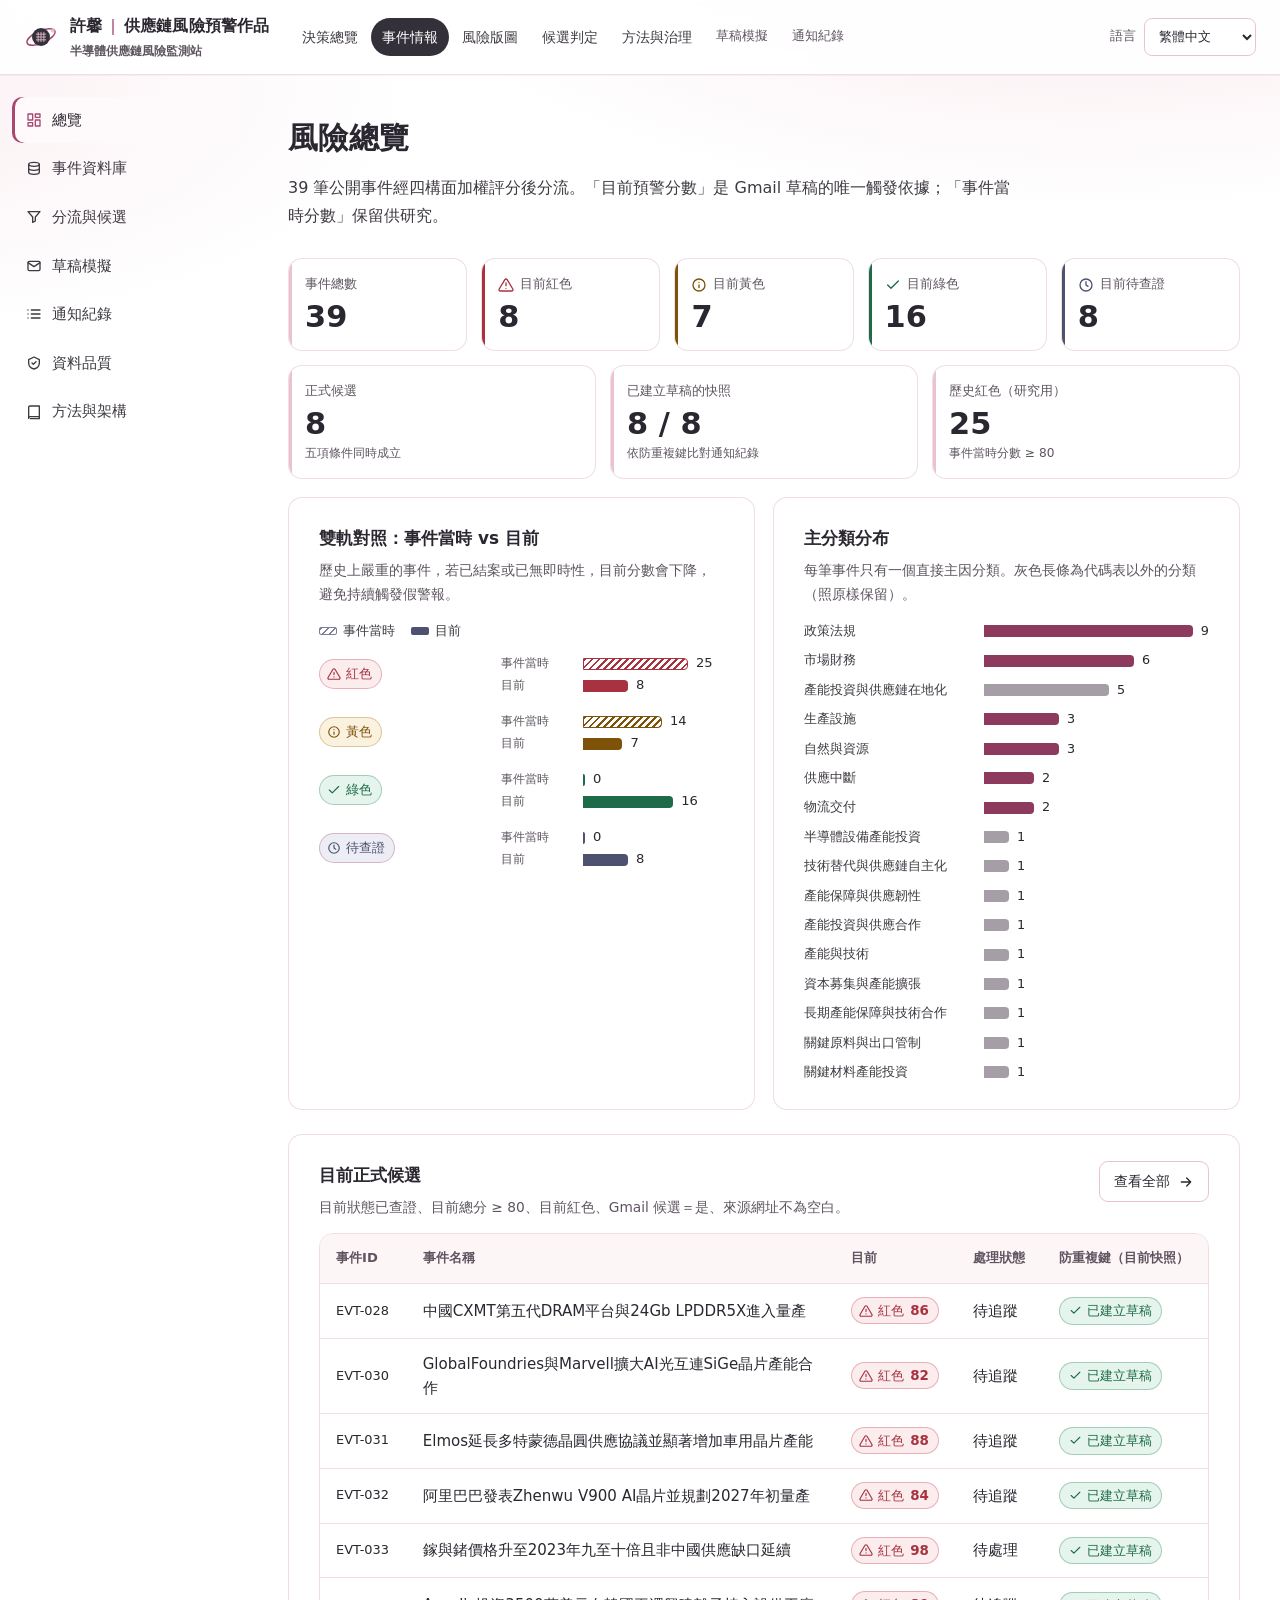
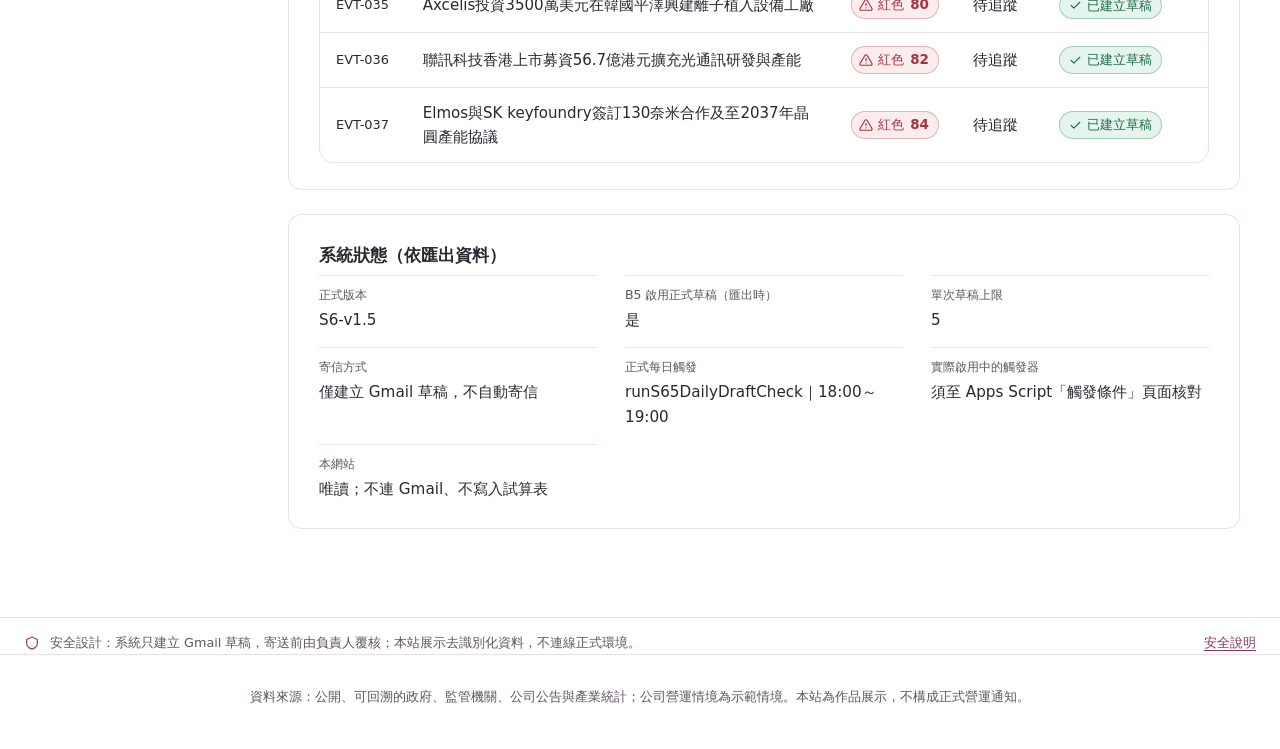
<file: risk/app.html>
<!DOCTYPE html>
<html lang="zh-Hant-TW">
<head>
  <meta charset="utf-8">
  <meta name="viewport" content="width=device-width, initial-scale=1">
  <title>許馨｜供應鏈風險預警作品｜系統頁</title>
  <meta name="description" content="半導體供應鏈外部事件風險分流與營運預警系統：唯讀展示版。">
  <meta name="color-scheme" content="light">
  <meta name="theme-color" content="#FFFFFF">
  <link rel="icon" href="data:image/svg+xml,%3Csvg xmlns='http://www.w3.org/2000/svg' viewBox='0 0 36 36'%3E%3Cellipse cx='18' cy='18' rx='16' ry='6.5' transform='rotate(-24 18 18)' fill='none' stroke='%23A84870' stroke-width='2'/%3E%3Ccircle cx='18' cy='18' r='9.5' fill='%2333303A'/%3E%3Ccircle cx='30.4' cy='11.5' r='2.4' fill='%23EBC3CF'/%3E%3C/svg%3E">
  
  
  
  <link rel="stylesheet" href="assets/app.css">
  <link rel="stylesheet" href="assets/motion.css">
</head>
<body data-page="app">
  <a class="skip" id="skip" href="#main">跳到主要內容</a>
  <header class="topbar">
    <div class="brand">
      <a href="index.html" class="brand-link" aria-label="回到決策總覽"><svg class="brand-mark" viewBox="0 0 36 36" aria-hidden="true"><ellipse cx="18" cy="18" rx="16" ry="6.5" transform="rotate(-24 18 18)" fill="none" stroke="#A84870" stroke-width="1.6"/><circle cx="18" cy="18" r="9.5" fill="#33303A" stroke="none"/><path d="M13 15h10M13 18h10M13 21h10M15 13v10M18 13v10M21 13v10" stroke="#EBC3CF" stroke-width=".9" fill="none"/><circle cx="30.4" cy="11.5" r="2" fill="#EBC3CF" stroke="none"/></svg></a>
      <div>
        <p class="brand-title" id="app-title">半導體供應鏈風險預警系統</p>
        <p class="brand-sub" id="app-sub"></p>
      </div>
    </div>
    <button type="button" class="nav-toggle" id="nav-toggle" aria-controls="site-nav" aria-expanded="false"><svg class="icon" viewBox="0 0 24 24" aria-hidden="true"><path d="M4 7h16M4 12h16M4 17h16"/></svg><span id="nav-toggle-text">選單</span></button>
    <nav class="gnav" id="site-nav" aria-label="主要導覽">
      <a href="index.html" data-nav="home" id="home-link"><span id="home-link-text">決策總覽</span></a><a href="app.html#/events" data-nav="events">事件情報</a><a href="index.html#signal-band" data-nav="map">風險版圖</a><a href="app.html#/triage" data-nav="triage">候選判定</a><a href="app.html#/method" data-nav="method">方法與治理</a><a href="app.html#/simulate" data-nav="simulate" class="nav-secondary">草稿模擬</a><a href="app.html#/log" data-nav="log" class="nav-secondary">通知紀錄</a>
    </nav>
    <div class="topbar-right">
      <span class="data-badge" id="data-badge"></span>
      <label class="lang">
        <span id="lang-label">語言</span>
        <select id="lang">
          <option value="zh-Hant">繁體中文</option>
          <option value="en">English</option>
        </select>
      </label>
    </div>
  </header>
  <div class="layout">
    <nav class="sidenav" id="nav" aria-label="Main"></nav>
    <main id="main" class="main" tabindex="-1"></main>
  </div>
  <div class="safety safety-foot" role="note">
    <svg class="icon" viewBox="0 0 24 24" aria-hidden="true"><path d="M12 3l8 4v5c0 5-3.5 8-8 9-4.5-1-8-4-8-9V7z"/></svg>
    <span id="safety-text"></span>
    <a href="#/method" id="safety-link"></a>
  </div>
  <footer class="footer"><p id="footer"></p></footer>

  <dialog id="detail" class="dialog dialog-wide" aria-labelledby="detail-title"><div class="dlg-body"></div></dialog>
  <dialog id="preview" class="dialog" aria-labelledby="preview-title"><div class="dlg-body"></div></dialog>
  <div id="tooltip" class="tooltip" role="tooltip" hidden></div>

  <noscript><p class="noscript">本網站需要 JavaScript 才能顯示資料。This site needs JavaScript.</p></noscript>
  <script src="data/risk-data.js"></script>
  <script src="assets/rules.js"></script>
  <script src="assets/i18n.js"></script>
  <script src="assets/app.js"></script>
  <script src="assets/site-nav.js"></script>
  <script src="assets/motion.js"></script>
</body>
</html>
</file>
<file: style.css>
:root {
  --blue: #5b7fd6;
  --blue-d: #3e5fb5;
  --blue-dd: #2f4c98;
  --blue-l: #e3eafb;
  --blue-xl: #f3f6fe;
  --ink: #1b2640;
  --ink-2: #56617c;
  --muted: #8c95ab;
  --shadow: 0 24px 50px -26px rgba(62, 95, 181, .32), 0 6px 16px -10px rgba(62, 95, 181, .16);
  --shadow-lg: 0 50px 90px -40px rgba(62, 95, 181, .42), 0 12px 30px -16px rgba(62, 95, 181, .18);
  --r: 28px;
  --spring: cubic-bezier(.3, 1.6, .5, 1);
  --spring-soft: cubic-bezier(.25, 1.35, .45, 1);
  --ease: cubic-bezier(.2, .8, .2, 1);
  --font: "Noto Sans TC", "PingFang TC", "Microsoft JhengHei", system-ui, sans-serif;
}

* { box-sizing: border-box; }
html { scroll-behavior: smooth; scroll-padding-top: 90px; }
body { margin: 0; font-family: var(--font); font-size: 20px; line-height: 1.9; color: var(--ink); background: #fff; -webkit-font-smoothing: antialiased; overflow-x: hidden; }
img { display: block; max-width: 100%; height: auto; }
a { color: var(--blue-d); }
:focus-visible { outline: 3px solid rgba(91,127,214,.5); outline-offset: 3px; }
.wrap { width: min(1200px, 100% - 56px); margin-inline: auto; }

/* ---------- 載入骨架 ---------- */
.sk { display: block; border-radius: 12px; background: linear-gradient(100deg, #e9edf5 30%, #f7f9fd 50%, #e9edf5 70%) 0 0 / 300% 100%; animation: shimmer 1.2s linear infinite; }
@keyframes shimmer { from { background-position: 100% 0; } to { background-position: 0 0; } }
.boot { position: fixed; inset: 0; z-index: 200; background: #fff; padding: 24px max(28px, calc((100% - 1200px) / 2)); transition: opacity .5s var(--ease), visibility .5s; }
body:not(.is-booting) .boot { opacity: 0; visibility: hidden; }
.boot-bar { display: flex; justify-content: space-between; align-items: center; height: 40px; margin-bottom: 90px; }
.boot-hero { display: grid; grid-template-columns: 1fr auto; gap: 70px; align-items: center; }
.boot-text { display: grid; gap: 18px; }
.boot-btns { display: flex; gap: 14px; margin-top: 10px; }
.boot-visual { display: flex; gap: 30px; align-items: center; }
.boot-photo { width: 340px; aspect-ratio: 4 / 5; border-radius: 40px; }
.boot-tags { display: grid; gap: 18px; }
.boot-tags .sk { width: 200px; height: 48px; border-radius: 999px; }
.media { position: relative; overflow: hidden; background: #e9edf5; }
.media::before { content: ""; position: absolute; inset: 0; z-index: 1; background: linear-gradient(100deg, #e9edf5 30%, #f7f9fd 50%, #e9edf5 70%) 0 0 / 300% 100%; animation: shimmer 1.2s linear infinite; transition: opacity .4s; pointer-events: none; }
.media img { width: 100%; opacity: 0; transform: scale(1.05); transition: opacity .6s var(--ease), transform 1s var(--ease); }
.media.loaded::before { opacity: 0; }
.media.loaded img { opacity: 1; transform: none; }

/* ---------- 頂部 ---------- */
.progress { position: fixed; top: 0; left: 0; right: 0; height: 3px; z-index: 120; }
.progress span { display: block; height: 100%; transform-origin: 0 50%; transform: scaleX(0); background: linear-gradient(90deg, #a9bdf0, var(--blue), var(--blue-dd)); }
.topbar { position: fixed; top: 0; left: 0; right: 0; z-index: 100; transition: background .4s, box-shadow .4s; }
.topbar.scrolled { background: rgba(255,255,255,.85); backdrop-filter: blur(16px) saturate(1.4); box-shadow: 0 10px 30px -20px rgba(62,95,181,.35); }
.topbar-inner { display: flex; justify-content: space-between; align-items: center; height: 76px; }
.brand { display: inline-flex; align-items: baseline; gap: 12px; text-decoration: none; color: var(--ink); padding: 6px 10px; margin-left: -10px; border-radius: 12px; }
.brand b { font-size: 22px; font-weight: 800; letter-spacing: .14em; }
.brand span { font-size: 15px; font-weight: 600; letter-spacing: .24em; color: var(--blue-d); }
.topbar nav { display: flex; align-items: center; gap: 6px; }
.topbar nav a { font-size: 16px; font-weight: 500; letter-spacing: .16em; color: var(--ink-2); text-decoration: none; padding: 9px 18px; border-radius: 999px; transition: color .25s, background .25s, transform .5s var(--spring); }
.topbar nav a:hover { color: var(--blue-d); background: var(--blue-xl); }
.topbar nav a:active { background: var(--blue-l); }
.topbar nav a.is-active { color: var(--blue-dd); background: var(--blue-l); }
.topbar nav .nav-cta { color: #fff; background: var(--blue); box-shadow: 0 10px 24px -10px rgba(91,127,214,.7); }
.topbar nav .nav-cta:hover { color: #fff; background: var(--blue-d); }
.topbar nav .nav-cta:active, .topbar nav .nav-cta.is-active { color: #fff; background: var(--blue-dd); }

/* ---------- 按壓回彈（所有可點的東西） ---------- */
.press { transition: transform .55s var(--spring), background .25s, color .25s, box-shadow .3s, border-color .25s; }
.press:active { transform: scale(.93); transition-duration: .08s; }

/* ---------- 按鈕：漸變＋明確的 hover／active ---------- */
.btn { position: relative; display: inline-flex; align-items: center; justify-content: center; gap: 8px; padding: 16px 32px; border-radius: 999px; font: inherit; font-size: 17px; font-weight: 600; letter-spacing: .1em; text-decoration: none; border: 1.5px solid transparent; cursor: pointer; overflow: hidden; isolation: isolate; }
.btn::after { content: ""; position: absolute; inset: 0; z-index: -1; opacity: 0; transition: opacity .35s; }
.btn-primary { color: #fff; background: linear-gradient(120deg, var(--blue) 0%, #7d9be6 50%, var(--blue-d) 100%) 0 0 / 220% 100%; box-shadow: 0 16px 30px -14px rgba(91,127,214,.85); transition: transform .55s var(--spring), background-position .6s var(--ease), box-shadow .3s; }
.btn-primary:hover { background-position: 100% 0; box-shadow: 0 22px 40px -16px rgba(62,95,181,.9); transform: translateY(-3px); }
.btn-primary:active { background: var(--blue-dd); box-shadow: 0 8px 16px -10px rgba(62,95,181,.9); transform: scale(.93); }
.btn-soft { color: var(--ink); background: #fff; box-shadow: var(--shadow); }
.btn-soft:hover { color: var(--blue-dd); background: var(--blue-xl); border-color: #c9d6f5; transform: translateY(-3px); }
.btn-soft:active { color: #fff; background: var(--blue); border-color: var(--blue); transform: scale(.93); }
.actions { display: flex; flex-wrap: wrap; gap: 14px; margin-top: 34px; }
.actions.center { justify-content: center; }

/* ---------- 共用文字 ---------- */
.eyebrow { margin: 0; font-size: 14px; letter-spacing: .5em; color: var(--blue); font-weight: 600; }
.grad { background: linear-gradient(110deg, var(--ink) 0%, var(--ink) 35%, var(--blue-d) 60%, var(--blue) 80%, var(--ink) 100%) 0 0 / 250% 100%; -webkit-background-clip: text; background-clip: text; color: transparent; animation: sheen 9s ease-in-out infinite; }
@keyframes sheen { 0%, 100% { background-position: 0% 0; } 50% { background-position: 100% 0; } }

/* 進場：同一區塊裡多個元素一起彈出來 */
.fx { opacity: 0; transform: translate3d(0, 46px, 0) scale(.95); transition: opacity .8s var(--ease), transform 1.2s var(--spring-soft); transition-delay: calc(var(--i, 0) * 60ms); }
.in .fx, .fx.in { opacity: 1; transform: none; }

/* 拉扯：被拖的時候拉長，放開後彈回去 */
.pull { display: block; touch-action: pan-y; cursor: grab; transition: transform .9s var(--spring); will-change: transform; user-select: none; -webkit-user-select: none; }
.pull.dragging { transition: none; cursor: grabbing; }

/* ---------- 關於我 ---------- */
.hero { position: relative; min-height: 100vh; padding: 140px 0 120px; overflow: hidden; display: flex; align-items: center; }
.glow { position: absolute; border-radius: 50%; filter: blur(80px); pointer-events: none; z-index: -1; }
.g1 { width: 640px; height: 640px; right: -140px; top: -160px; background: radial-gradient(circle, #d6e1fb, transparent 70%); }
.g2 { width: 540px; height: 540px; left: -200px; bottom: -160px; background: radial-gradient(circle, #e3eafc, transparent 70%); }
.bg-word { position: absolute; left: 0; right: 0; bottom: 2%; margin: 0; text-align: center; font-size: clamp(90px, 15vw, 240px); font-weight: 800; letter-spacing: .2em; color: #f2f5fd; white-space: nowrap; z-index: -1; pointer-events: none; user-select: none; }
.hero-inner { display: grid; grid-template-columns: minmax(0, 1fr) auto; gap: 64px; align-items: center; }
.hero h1 { margin: 16px 0 26px; font-size: clamp(68px, 8.4vw, 116px); font-weight: 900; letter-spacing: .14em; line-height: 1.1; }
.role { margin: 0 0 30px; font-size: 21px; font-weight: 600; letter-spacing: .14em; color: var(--blue-d); }
.hero-text > p:not(.eyebrow):not(.role) { margin: 0 0 16px; color: var(--ink-2); max-width: 600px; text-align: justify; text-justify: inter-character; }
.block p, .block li, .card-sum { text-align: justify; text-justify: inter-character; }

.hero-visual { display: grid; grid-template-columns: 330px auto; gap: 26px; align-items: center; }
.photo-card { margin: 0; }
.photo-frame { padding: 12px; border-radius: 42px; background: #fff; box-shadow: var(--shadow-lg); }
.photo-frame .media { border-radius: 31px; aspect-ratio: 4 / 5; }
.photo-frame img { height: 100%; object-fit: cover; object-position: center top; }
.skill-tags { list-style: none; margin: 0; padding: 0; display: grid; gap: 18px; }
.skill-tags li { margin-left: var(--x, 0); }
.skill-tags li .tag { animation: bob 5s ease-in-out infinite; }
.skill-tags li:nth-child(2) .tag { animation-delay: -1s; } .skill-tags li:nth-child(3) .tag { animation-delay: -2s; } .skill-tags li:nth-child(4) .tag { animation-delay: -3s; } .skill-tags li:nth-child(5) .tag { animation-delay: -4s; }
.skill-tags li .tag.dragging { animation: none; }
@keyframes bob { 0%, 100% { translate: 0 0; } 50% { translate: 0 -5px; } }
.tag { display: inline-flex; align-items: center; gap: 10px; padding: 12px 20px; border-radius: 999px; background: #fff; box-shadow: var(--shadow); font-size: 16px; font-weight: 600; letter-spacing: .05em; color: var(--ink); white-space: nowrap; }
.tag i { width: 10px; height: 10px; border-radius: 50%; background: linear-gradient(135deg, #8fa9ec, var(--blue-d)); box-shadow: 0 0 0 4px var(--blue-xl); }
.tag:hover { color: var(--blue-dd); background: var(--blue-xl); }
.scroll-hint { position: absolute; left: 50%; bottom: 30px; width: 28px; height: 46px; margin-left: -14px; border: 1.5px solid #c9d5f3; border-radius: 999px; }
.scroll-hint span { position: absolute; left: 50%; top: 9px; width: 4px; height: 9px; margin-left: -2px; border-radius: 4px; background: var(--blue); animation: wheel 1.8s var(--ease) infinite; }
@keyframes wheel { 0% { transform: translateY(0); opacity: 1; } 80% { transform: translateY(14px); opacity: 0; } 100% { opacity: 0; } }

/* ---------- 作品 ---------- */
.works { position: relative; padding: 120px 0 60px; background: linear-gradient(180deg, #fff, var(--blue-xl) 10%, #fff 40%, var(--blue-xl) 70%, #fff); }
.section-head { text-align: center; margin-bottom: 30px; }
.section-head h2 { margin: 12px 0 0; font-size: clamp(42px, 5.4vw, 68px); font-weight: 900; letter-spacing: .16em; line-height: 1.25; }
.work-jump { display: flex; flex-wrap: wrap; justify-content: center; gap: 10px; margin-top: 26px; }
.work-jump a { padding: 10px 20px; border-radius: 999px; background: #fff; box-shadow: var(--shadow); color: var(--ink-2); text-decoration: none; font-size: 15px; font-weight: 600; letter-spacing: .06em; }
.work-jump a:hover { color: var(--blue-dd); background: var(--blue-xl); }
.work-jump a:active { color: #fff; background: var(--blue); }

.project { position: relative; padding: 100px 0; }
.big-num { position: absolute; top: 10px; right: 3%; margin: 0; font-size: clamp(160px, 22vw, 320px); font-weight: 900; line-height: 1; color: #edf2fd; z-index: 0; pointer-events: none; user-select: none; }
.project.reverse .big-num { right: auto; left: 3%; }
.project-grid { position: relative; z-index: 1; display: grid; grid-template-columns: minmax(0, 1.12fr) minmax(0, .88fr); gap: 72px; align-items: center; }
.project.reverse .project-visual { order: 2; }

.project-visual { display: grid; gap: 20px; }
.shot { margin: 0; }
.shot .pull { padding: 10px; border-radius: var(--r); background: #fff; box-shadow: var(--shadow-lg); cursor: zoom-in; }
.shot .pull.dragging { cursor: grabbing; }
.shot .media { border-radius: calc(var(--r) - 9px); }
.thumbs { display: grid; grid-template-columns: 1fr 1fr; gap: 20px; align-items: start; }
.thumbs .shot .pull { padding: 8px; border-radius: 22px; box-shadow: var(--shadow); }
.thumbs .shot .media { border-radius: 15px; aspect-ratio: 16 / 10; }
.thumbs .shot img { height: 100%; object-fit: contain; object-position: center; background: #fff; }
.thumbs .shot:nth-child(2) { margin-top: 36px; }
.thumbs-3 { grid-template-columns: repeat(3, 1fr); gap: 16px; }
.thumbs-3 .shot:nth-child(3) { margin-top: 12px; }
.shot-tip { margin: 6px 0 0; font-size: 14px; color: var(--muted); letter-spacing: .1em; text-align: center; }

.kicker { margin: 0; font-size: 14px; font-weight: 600; letter-spacing: .3em; color: var(--blue); }
.project-text h3 { text-wrap: balance; margin: 12px 0 0; font-size: clamp(34px, 3.8vw, 50px); font-weight: 900; letter-spacing: .08em; line-height: 1.3; }
.sub-title { margin: 6px 0 24px; font-size: 18px; font-weight: 500; letter-spacing: .24em; color: var(--muted); }
.block { margin-top: 24px; }
.block h4 { margin: 0 0 6px; font-size: 16px; font-weight: 800; letter-spacing: .24em; color: var(--blue-d); }
.block p { margin: 0; color: var(--ink-2); }
.block ul { margin: 0; padding: 0; list-style: none; display: grid; gap: 8px; }
.block li { position: relative; padding-left: 24px; color: var(--ink-2); }
.block li::before { content: ""; position: absolute; left: 4px; top: .8em; width: 8px; height: 8px; border-radius: 50%; background: #a9bdf0; }
.tools { display: flex; flex-wrap: wrap; gap: 8px; margin: 28px 0 0; }
.tools span { font-size: 14px; font-weight: 500; letter-spacing: .05em; padding: 6px 15px; border-radius: 999px; background: #fff; color: var(--blue-d); box-shadow: 0 8px 20px -12px rgba(62,95,181,.45); }
.note { margin: 14px 0 0; font-size: 15px; color: var(--muted); }

/* ---------- 名片 ---------- */
.ending { position: relative; padding: 110px 0 120px; overflow: hidden; }
.g3 { width: 700px; height: 700px; left: 50%; top: 10%; margin-left: -350px; background: radial-gradient(circle, #e1e9fc, transparent 70%); }
.card-wrap { perspective: 1800px; display: flex; justify-content: center; margin-top: 40px; }
.bizcard { position: relative; display: grid; width: min(860px, 100%); cursor: pointer; transform-style: preserve-3d; transition: transform 1.1s var(--spring-soft); border-radius: 32px; }
.bizcard .face { grid-area: 1 / 1; backface-visibility: hidden; -webkit-backface-visibility: hidden; border-radius: 32px; }
.bizcard .front { position: relative; display: grid; grid-template-columns: 210px 1fr; gap: 38px; align-items: center; padding: 34px 44px 34px 34px; background: #fff; box-shadow: var(--shadow-lg); }
.bizcard .back { display: flex; flex-direction: column; align-items: center; justify-content: center; text-align: center; padding: 40px; color: #fff; background: linear-gradient(130deg, #7d9be6, var(--blue) 45%, var(--blue-dd)); background-size: 200% 200%; animation: drift 8s ease-in-out infinite; transform: rotateY(180deg); box-shadow: var(--shadow-lg); }
@keyframes drift { 0%, 100% { background-position: 0 0; } 50% { background-position: 100% 100%; } }
.bizcard.flipped { transform: rotateY(180deg); }
@media (hover: hover) { .card-wrap:hover .bizcard { transform: rotateY(180deg); } }
.card-photo .media { aspect-ratio: 4 / 5; border-radius: 22px; }
.card-photo img { height: 100%; object-fit: cover; object-position: center top; }
.card-brand { margin: 0; font-size: 13px; font-weight: 600; letter-spacing: .4em; color: var(--blue); }
.card-info h3 { margin: 4px 0 0; font-size: 44px; font-weight: 900; letter-spacing: .14em; line-height: 1.2; }
.card-sum { margin: 10px 0 18px; color: var(--ink-2); font-size: 17px; line-height: 1.75; }
.card-roles { list-style: none; margin: 0; padding: 0; display: flex; flex-wrap: wrap; gap: 8px; }
.card-roles li { padding: 6px 15px; border-radius: 999px; font-size: 15px; font-weight: 700; color: var(--blue-dd); background: var(--blue-xl); }
.card-meta { display: flex; flex-wrap: wrap; gap: 6px 20px; margin: 16px 0 0; font-size: 16px; font-weight: 700; }
.card-meta span::before { content: ""; display: inline-block; width: 7px; height: 7px; margin-right: 8px; border-radius: 50%; background: var(--blue); vertical-align: middle; }
.card-mail { margin: 8px 0 0; font-size: 16px; color: var(--muted); }
.flip-hint { position: absolute; right: 22px; bottom: 18px; font-size: 13px; letter-spacing: .1em; color: var(--blue-d); background: var(--blue-xl); padding: 4px 12px; border-radius: 999px; }
.back-title { margin: 0; font-size: 36px; font-weight: 900; letter-spacing: .1em; }
.back-text { margin: 12px 0 0; font-size: 18px; max-width: 460px; opacity: .95; text-wrap: balance; }
.back-mail { margin: 18px 0 0; font-size: 16px; opacity: .85; letter-spacing: .04em; }
.btn-white { color: var(--blue-dd); background: #fff; box-shadow: 0 14px 30px -14px rgba(20,30,70,.6); }
.btn-white:hover { background: var(--blue-xl); transform: translateY(-3px); }
.btn-white:active { background: var(--blue-l); transform: scale(.93); }
.btn-line { color: #fff; background: transparent; border-color: rgba(255,255,255,.7); }
.btn-line:hover { background: rgba(255,255,255,.16); transform: translateY(-3px); }
.btn-line:active { background: rgba(255,255,255,.32); transform: scale(.93); }
.card-tip { margin: 26px 0 0; text-align: center; font-size: 15px; color: var(--muted); }
.tip-touch { display: none; }
@media (hover: none) { .tip-hover { display: none; } .tip-touch { display: inline; } }

.footer { padding: 28px 0; font-size: 15px; color: var(--muted); }
.footer .wrap { display: flex; justify-content: space-between; align-items: center; }
.footer a { color: var(--muted); text-decoration: none; padding: 6px 12px; border-radius: 999px; }
.footer a:hover { color: var(--blue-d); background: var(--blue-xl); }

/* ---------- 燈箱與提示 ---------- */
.lightbox { position: fixed; inset: 0; z-index: 180; display: grid; place-items: center; padding: 40px; background: rgba(27,38,64,.55); backdrop-filter: blur(10px); opacity: 0; transition: opacity .35s; }
.lightbox[hidden] { display: none; }
.lightbox.open { opacity: 1; }
.lightbox img { max-width: min(1400px, 100%); max-height: 80vh; width: auto; border-radius: 20px; background: #fff; box-shadow: var(--shadow-lg); transform: scale(.85); transition: transform .7s var(--spring); }
.lightbox.open img { transform: none; }
.lightbox p { color: #fff; text-align: center; margin: 16px 0 0; letter-spacing: .08em; }
.lb-close { position: absolute; top: 22px; right: 26px; width: 48px; height: 48px; border-radius: 50%; border: 0; background: #fff; color: var(--ink); font-size: 26px; cursor: pointer; }
.lb-close:hover { background: var(--blue-xl); color: var(--blue-dd); }
.toast { position: fixed; left: 50%; bottom: 32px; z-index: 190; padding: 12px 24px; border-radius: 999px; background: var(--ink); color: #fff; font-size: 16px; font-weight: 600; opacity: 0; transform: translate(-50%, 200%); transition: transform .6s var(--spring), opacity .3s; pointer-events: none; }
.toast.show { opacity: 1; transform: translate(-50%, 0); }

/* ---------- 手機 ---------- */
@media (max-width: 1080px) {
  .hero-inner { grid-template-columns: 1fr; gap: 56px; }
  .hero-visual { justify-content: center; }
}
@media (max-width: 760px) {
  body { font-size: 17px; }
  .wrap { width: calc(100% - 40px); }
  .topbar nav a:not(.nav-cta) { display: none; }
  .brand b { font-size: 19px; } .brand span { font-size: 13px; letter-spacing: .14em; }
  .hero { min-height: 0; padding: 110px 0 90px; }
  .hero-visual { grid-template-columns: 1fr; justify-items: center; }
  .photo-card { width: 78%; }
  .skill-tags { display: flex; flex-wrap: wrap; justify-content: center; gap: 10px; }
  .skill-tags li { margin-left: 0; }
  .tag { font-size: 14px; padding: 9px 15px; }
  .boot-hero { grid-template-columns: 1fr; } .boot-visual { display: none; }
  .project { padding: 70px 0; }
  .project-grid { grid-template-columns: 1fr; gap: 44px; }
  .project.reverse .project-visual { order: 0; }
  .big-num { font-size: 140px; }
  .bizcard .front { grid-template-columns: 1fr; gap: 20px; padding: 28px; }
  .card-photo { width: 130px; }
  .card-info h3 { font-size: 36px; }
}

@media (prefers-reduced-motion: reduce) {
  *, *::before, *::after { animation: none !important; transition-duration: .01ms !important; }
  .fx { opacity: 1; transform: none; }
}
@media (max-width: 760px) { .role { font-size: 17px; letter-spacing: .08em; } }

/* 重點藍字、加大字級 */
.hl { color: var(--blue-d); font-weight: 700; }
.hero-text > p:not(.eyebrow):not(.role) { max-width: 640px; font-size: 20px; }
.card-sum, .back-text { text-align: justify; text-justify: inter-character; }
.back-text { text-align: center; font-size: 19px; }
.block h4 { font-size: 18px; }
.tag { font-size: 17px; }
.tools span { font-size: 15px; }
.card-sum { font-size: 18px; }
.card-roles li { font-size: 16px; }
.card-meta { font-size: 17px; }
.role { font-size: 23px; }
.kicker, .eyebrow { font-size: 15px; }
.work-jump a { font-size: 16px; }
@media (max-width: 760px) {
  body { font-size: 18px; }
  .hero-text > p:not(.eyebrow):not(.role) { font-size: 18px; }
  .role { font-size: 18px; }
  .tag { font-size: 15px; }
}
.role { font-size: 21px; letter-spacing: .06em; white-space: nowrap; }
@media (max-width: 760px) { .role { white-space: normal; font-size: 18px; } }
@media (min-width: 1081px) {
  .hero-inner { gap: 48px; }
  .hero-visual { grid-template-columns: 290px auto; gap: 20px; }
  .tag { font-size: 16px; padding: 11px 18px; }
}

/* 信箱只用文字呈現，不依賴寄信或複製功能 */
.mail-chip { display: inline-flex; align-items: center; gap: 14px; margin: 0; padding: 12px 22px 12px 12px; border-radius: 999px; background: #fff; box-shadow: var(--shadow); }
.mail-label { font-size: 13px; font-weight: 700; letter-spacing: .14em; text-transform: uppercase; padding: 4px 12px; border-radius: 999px; color: #fff; background: var(--blue); }
.mail-addr { font-size: 19px; font-weight: 700; letter-spacing: .03em; color: var(--blue-dd); user-select: all; -webkit-user-select: all; cursor: text; }
.back-mail { display: inline-flex; align-items: center; gap: 14px; margin: 26px 0 0; padding: 12px 24px 12px 12px; border-radius: 999px; background: #fff; opacity: 1; }
.back-mail .mail-addr { font-size: 22px; }
.card-mail { color: var(--ink-2); font-weight: 600; user-select: all; -webkit-user-select: all; }
@media (max-width: 760px) { .mail-addr { font-size: 16px; } .back-mail .mail-addr { font-size: 17px; } }
.mail-chip, .back-mail { max-width: 100%; flex-wrap: wrap; }
.mail-addr { overflow-wrap: anywhere; }
@media (max-width: 760px) {
  .back-title { font-size: 26px; }
  .bizcard .back { padding: 30px 22px; }
  .back-mail { padding: 10px 16px; gap: 8px; justify-content: center; }
  .mail-chip { padding: 10px 16px 10px 10px; }
}
.m-br { display: none; }
@media (max-width: 760px) { .m-br { display: inline; } .back-mail { border-radius: 24px; } }
.mail-addr { cursor: copy; border-radius: 8px; padding: 2px 6px; margin: -2px -6px; transition: background .25s, color .25s; }
.mail-addr:hover { background: var(--blue-xl); }
.mail-addr.copied { background: var(--blue); color: #fff; }
.card-roles-label { margin: 0 0 8px; font-size: 14px; font-weight: 700; letter-spacing: .2em; color: var(--muted); }

/* ---------- 名片正面（重新排版） ---------- */
.bizcard { width: min(920px, 100%); }
.bizcard .front { grid-template-columns: 250px 1fr; gap: 44px; padding: 40px 48px 40px 40px; align-items: center; }
.card-photo .media { border-radius: 24px; }
.card-brand { font-size: 14px; }
.card-info h3 { font-size: 52px; margin: 6px 0 0; }
.card-sum { font-size: 19px; line-height: 1.8; margin: 14px 0 22px; text-align: left; }
.card-roles-label { font-size: 14px; margin-bottom: 10px; }
.card-roles { gap: 10px; }
.card-roles li { font-size: 17px; padding: 8px 18px; }
.card-foot { display: flex; flex-wrap: wrap; align-items: center; gap: 12px 28px; margin-top: 26px; padding-top: 22px; border-top: 1px solid #e6ecf8; }
.card-foot p { display: flex; align-items: center; gap: 10px; margin: 0; font-size: 18px; font-weight: 700; color: var(--ink); }
.foot-label { font-size: 12px; font-weight: 700; letter-spacing: .14em; text-transform: uppercase; color: #fff; background: var(--blue); padding: 3px 11px; border-radius: 999px; }
.card-mail .mail-addr { font-size: 18px; }
.flip-hint { top: 22px; bottom: auto; right: 24px; }
@media (max-width: 760px) {
  .bizcard .front { grid-template-columns: 1fr; gap: 20px; padding: 28px 24px; }
  .card-photo { width: 140px; }
  .card-info h3 { font-size: 40px; }
  .card-sum { font-size: 17px; }
  .card-roles li { font-size: 15px; padding: 6px 14px; }
  .card-foot p, .card-mail .mail-addr { font-size: 16px; }
}
.card-foot .card-mail { margin: 0; color: var(--ink); user-select: auto; -webkit-user-select: auto; }
</file>
<file: risk/assets/tokens.css>
/*
 * 白底淡粉主題設計 token（v8：純白基底＋極淡粉；單一玫瑰色 #A84870 作為重點色；資料語意色不變）
 * 品牌基底：淡粉 #F8E6EA（面板、暈染）、玫瑰 #A84870（主要按鈕、重點數字）、深炭灰 #33303A（晶圓觀測窗）、灰 #6E6670（次要文字）；頁面底純白。
 * 字體：全部使用思源黑體（Noto Sans TC）。
 * 三層：ref（原始色，只在本檔）→ sys（語意角色）→ 元件只用 sys。
 * 對比規則（WCAG 2.1 AA）：
 *  - 文字（*-ink、text-*）在 page／card／surface-alt 上皆 ≥ 4.5:1。
 *  - Dream 原色只用於暈染、分隔、hover；不放小字。灰玫瑰文字不放在淡粉底上（未達 AA），
 *    在淡粉底上改用 text-on-mist #5E5560。
 *  - 圖形標記（*-mark）需搭配文字或提示，不單靠顏色。
 *  - space-* 只用在深色觀測窗內。
 */
:root {
  /* ---------- ref ---------- */
  --ref-dream: #F8E6EA;          /* 參考色票 Dream */
  --ref-cloud: #6E6670;          /* 參考色票 Cloud */
  --ref-page: #FFFFFF;
  --ref-mist-soft: #FDF6F7;      /* Dream 與白色 50% 混合，卡片次要底色 */
  --ref-dream-tint: #FBEFF1;     /* v5.1 Dream 與白色 75% 混合：收斂第 3 階、決策卡漸層終點 */
  --ref-white: #FFFFFF;
  --ref-ink: #2B2730;
  --ref-ink-on-mist: #5E5560;
  --ref-border-soft: #F1E1E6;
  --ref-cosmic-deep: #33303A;
  --ref-cosmic-mid: #A84870;
  --ref-accent-dream: #EBC3CF;
  --ref-link: #8E3A5E;

  /* ---------- sys：頁面與表面 ---------- */
  --bg-page: var(--ref-page);
  --bg-mist: var(--ref-dream);
  --bg-card: var(--ref-white);
  --ink-primary: var(--ref-ink);
  --ink-secondary: var(--ref-cloud);
  --border-soft: var(--ref-border-soft);
  --cosmic-deep: var(--ref-cosmic-deep);
  --cosmic-mid: var(--ref-cosmic-mid);
  --accent-dream: var(--ref-accent-dream);

  --color-bg-page: var(--bg-page);
  --color-bg-surface: var(--bg-card);
  --color-bg-surface-alt: var(--ref-mist-soft);
  --color-dream-tint: var(--ref-dream-tint);
  --color-bg-mist: var(--bg-mist);
  --color-bg-surface-glass: rgba(255, 255, 255, 0.84);
  --color-border-subtle: var(--border-soft);
  --color-border-strong: var(--ref-cloud);          /* UI 元件邊界 5.66:1 */

  /* ---------- sys：文字 ---------- */
  --color-text-primary: var(--ink-primary);
  --color-text-secondary: var(--ink-secondary);
  --color-text-muted: var(--ink-secondary);
  --color-text-on-mist: var(--ref-ink-on-mist);
  --color-text-link: var(--ref-link);
  --color-focus-ring: var(--ref-link);

  /* ---------- sys：品牌角色 ---------- */
  --color-cosmic: var(--cosmic-mid);                /* 主要按鈕、強調；白字 6.73:1 */
  --color-cosmic-hover: #8E3A5E;
  --color-orbit-mark: var(--accent-dream);
  --color-orbit-ink: var(--ref-link);
  --color-signal-mark: var(--accent-dream);
  --color-signal-ink: var(--cosmic-mid);
  --color-signal-bg: var(--ref-mist-soft);
  --color-violet-mark: #E0A9BC;
  --color-violet-ink: var(--cosmic-mid);
  --color-violet-bg: var(--ref-mist-soft);

  /* ---------- sys：資料語意色（不可被品牌色取代） ---------- */
  /* 正式候選：金色 */
  --color-decision-mark: #9E7C10;  --color-decision-ink: #6B5108;  --color-decision-bg: #FAF3DC;
  /* 責任資訊待補：琥珀色 */
  --color-duty-mark: #D07A1E;      --color-duty-ink: #8A4105;      --color-duty-bg: #FCEBDD;
  /* 風險分流 */
  --color-risk-red-mark: #C74452;    --color-risk-red-ink: #A8323F;    --color-risk-red-bg: #FBECEE;
  --color-risk-yellow-mark: #A96F12; --color-risk-yellow-ink: #7E5208; --color-risk-yellow-bg: #FBF1DF;
  --color-risk-green-mark: #25845A;  --color-risk-green-ink: #1D6B48;  --color-risk-green-bg: #E5F4EC;
  /* 待查證：灰紫 */
  --color-risk-pending-mark: #7C7F9C; --color-risk-pending-ink: #4E5170; --color-risk-pending-bg: #ECEDF5;

  /* ---------- sys：深色觀測窗 ---------- */
  --color-space-bg: #2C2932;
  --color-space-bg-2: var(--cosmic-deep);
  --color-space-raised: #3E3A46;
  --color-space-line: rgba(217, 209, 218, 0.14);
  --color-space-line-strong: rgba(217, 209, 218, 0.34);
  --color-space-text: #F7F3F6;
  --color-space-text-2: #D9D1DA;
  --color-space-red: #FF8A95; --color-space-yellow: #F4C35A; --color-space-green: #5FD6A2; --color-space-pending: #B9BCD6;
  --color-space-cyan: var(--accent-dream); --color-space-amber: #F0C24B; --color-space-violet: var(--accent-dream);


  /* ---------- sys：透明度層（v5：所有半透明色都登記為 token） ---------- */
  --color-mist-cloud: rgba(248, 230, 234, 0.95);      /* Dream 雲霧暈染（強） */
  --color-mist-cloud-soft: rgba(248, 230, 234, 0.6);  /* Dream 雲霧暈染（弱） */
  --color-mist-veil: rgba(248, 230, 234, 0.45);       /* Dream 薄霧（區塊交替、hover） */
  --color-space-glass-1: rgba(247, 243, 246, 0.06);
  --color-space-glass-2: rgba(247, 243, 246, 0.08);
  --color-space-glass-3: rgba(247, 243, 246, 0.13);
  --color-space-glass-4: rgba(247, 243, 246, 0.16);
  --color-space-glass-5: rgba(247, 243, 246, 0.28);
  --color-wafer-body: rgba(235, 195, 207, 0.18);
  --color-orbit-line: rgba(235, 195, 207, 0.55);
  --color-nebula: rgba(235, 195, 207, 0.18);
  --color-die-cell: rgba(217, 209, 218, 0.2);
  --color-pending-hatch-bg: rgba(185, 188, 214, 0.16);
  --color-scan: var(--accent-dream);
  --color-overlay: rgba(51, 48, 58, 0.4);
  --color-shadow-strong: rgba(51, 48, 58, 0.28);
  --color-white: #FFFFFF;

  /* ---------- type ---------- */
  --font-display: 'Noto Sans TC', 'PingFang TC', 'Microsoft JhengHei', system-ui, sans-serif;
  --font-ui: 'Noto Sans TC', 'PingFang TC', 'Microsoft JhengHei', system-ui, sans-serif;
  --font-data: 'Noto Sans TC', 'PingFang TC', 'Microsoft JhengHei', system-ui, sans-serif;   /* v8：數字也用思源黑體，搭配 tabular-nums 對齊 */
  /* v6：整體字級放大約 6%，閱讀更舒展 */
  --text-xs: 0.8rem; --text-sm: 0.9375rem; --text-md: 1.0625rem; --text-lg: 1.1875rem;
  --text-xl: 1.45rem; --text-2xl: 1.95rem; --text-3xl: 2.4rem; --text-4xl: 3rem;

  /* ---------- space & shape ---------- */
  /* v6：間距放大，區塊之間留白更多 */
  --space-1: 4px; --space-2: 10px; --space-3: 14px; --space-4: 20px; --space-5: 28px;
  --space-6: 36px; --space-7: 48px; --space-8: 80px; --space-9: 96px; --space-10: 120px;
  --radius-sm: 6px; --radius-md: 12px; --radius-lg: 20px; --radius-xl: 28px; --radius-pill: 999px;
  --shadow-soft: 0 1px 2px rgba(51, 48, 58, 0.04), 0 10px 28px rgba(168, 72, 112, 0.08);
  --shadow-window: 0 24px 60px rgba(51, 48, 58, 0.24);

  /* ---------- motion ---------- */
  --dur-feedback: 160ms;  --dur-state: 280ms;  --dur-narrative: 700ms;  --dur-intro-total: 2600ms;
  --ease-standard: cubic-bezier(.2, .7, .2, 1);  --ease-draw: cubic-bezier(.45, 0, .2, 1);
}
</file>
<file: risk/assets/home.css>
* { box-sizing: border-box; }
html { scroll-padding-top: 88px; scroll-behavior: smooth; }
body {
  margin: 0; font-family: var(--font-ui); color: var(--color-text-primary); background: var(--color-bg-page);
  font-size: var(--text-md); line-height: 1.75; -webkit-font-smoothing: antialiased;
  background-image: radial-gradient(1000px 460px at 82% -160px, var(--color-mist-cloud), transparent 70%), radial-gradient(760px 380px at -6% 6%, var(--color-mist-cloud-soft), transparent 72%);
  background-repeat: no-repeat;
}
a { color: var(--color-text-link); text-underline-offset: 3px; }
:focus-visible { outline: 2px solid var(--color-focus-ring); outline-offset: 3px; border-radius: 6px; }
.sr { position: absolute; width: 1px; height: 1px; overflow: hidden; clip: rect(0 0 0 0); white-space: nowrap; }
.skip { position: absolute; left: 12px; top: -60px; z-index: 60; background: var(--color-text-primary); color: #fff; padding: 8px 14px; border-radius: var(--radius-sm); }
.skip:focus { top: 12px; }
.num, .mono { font-family: var(--font-data); font-variant-numeric: tabular-nums; }
.icon { width: 16px; height: 16px; flex: none; fill: none; stroke: currentColor; stroke-width: 2; stroke-linecap: round; stroke-linejoin: round; vertical-align: -3px; }
.wrap { max-width: 1440px; margin: 0 auto; padding: 0 var(--space-6); }

/* header */
.top { position: sticky; top: 0; z-index: 30; background: var(--color-bg-surface-glass); backdrop-filter: blur(12px); -webkit-backdrop-filter: blur(12px); border-bottom: 1px solid var(--color-border-subtle); }
.top .wrap { display: flex; align-items: center; gap: var(--space-4); height: 68px; }
.brand { display: flex; align-items: center; gap: var(--space-3); text-decoration: none; color: inherit; flex: none; }
.brand svg { width: 36px; height: 36px; }
.brand b { display: block; font-family: var(--font-display); font-weight: 600; font-size: 1.1rem; line-height: 1.2; }
.brand small { display: block; font-size: 0.64rem; color: var(--color-text-muted); letter-spacing: .04em; }
.nav { display: flex; min-width: 0; flex: 1 1 auto; margin-left: var(--space-2); overflow-x: auto; scrollbar-width: none; }
.nav a { white-space: nowrap; padding: 8px 11px; border-radius: var(--radius-pill); color: var(--color-text-secondary); text-decoration: none; font-size: var(--text-sm); transition: background var(--dur-feedback) var(--ease-standard); }
.nav a:hover { background: var(--color-bg-surface-alt); color: var(--color-text-primary); }
.nav a[aria-current=page] { background: var(--color-text-primary); color: #fff; }
.nav a.nav-secondary { color: var(--color-text-muted); font-size: 0.82rem; }
.nav a.nav-secondary:first-of-type { margin-left: var(--space-2); border-left: 1px solid var(--color-border-subtle); border-radius: 0 var(--radius-pill) var(--radius-pill) 0; }
.top-right { margin-left: auto; display: flex; align-items: center; gap: var(--space-3); flex: none; }
.mode-pill { display: inline-flex; align-items: center; gap: 6px; font-size: var(--text-xs); color: var(--color-signal-ink); background: var(--color-signal-bg); border-radius: var(--radius-pill); padding: 5px 10px; font-weight: 500; }
select { font: inherit; font-size: var(--text-sm); color: var(--color-text-primary); background: var(--color-bg-surface); border: 1px solid var(--color-border-strong); border-radius: var(--radius-sm); padding: 6px 28px 6px 10px; min-height: 36px; }

/* ===== hero ===== */
.hero { display: grid; grid-template-columns: minmax(0, 1fr) minmax(0, 1fr); gap: var(--space-7); padding: var(--space-6) 0 var(--space-7); align-items: start; }
.brief { padding-top: var(--space-8); }
.eyebrow, .kicker-line { font-family: var(--font-data); font-size: var(--text-xs); letter-spacing: .14em; color: var(--color-signal-ink); margin: 0 0 var(--space-3); display: flex; align-items: center; gap: 8px; }
.eyebrow::before { content: ''; width: 18px; height: 1px; background: var(--color-signal-mark); }
h1 { font-family: var(--font-display); font-weight: 500; font-size: 2.6rem; line-height: 1.18; letter-spacing: -0.01em; margin: 0 0 var(--space-4); }
h1 #h1-red { color: var(--color-risk-red-ink); }
.conclusion { font-size: var(--text-lg); color: var(--color-text-secondary); margin: 0 0 var(--space-6); max-width: 36em; }
.conclusion b { color: var(--color-text-primary); font-weight: 600; }
.status-strip { margin-bottom: var(--space-6); }
.spectrum { display: flex; gap: 3px; height: 10px; margin-bottom: var(--space-3); }
.spectrum span { border-radius: 3px; transform-origin: left center; }
.sp-red { background: var(--color-risk-red-mark); } .sp-yellow { background: var(--color-risk-yellow-mark); } .sp-green { background: var(--color-risk-green-mark); }
.sp-pending { background: repeating-linear-gradient(135deg, var(--color-risk-pending-mark) 0 3px, transparent 3px 6px); box-shadow: inset 0 0 0 1px var(--color-risk-pending-mark); }
.stats { display: grid; grid-template-columns: repeat(6, minmax(0, 1fr)); margin: 0; gap: var(--space-3); }
.stats div { padding-right: var(--space-3); }
.stats div + div { border-left: 1px solid var(--color-border-subtle); padding-left: var(--space-3); }
.stats dt { font-size: var(--text-xs); color: var(--color-text-muted); display: flex; gap: 4px; align-items: center; white-space: nowrap; }
.stats dt .icon { width: 13px; height: 13px; }
.stats dd { margin: 0; font-size: 1.6rem; font-weight: 500; line-height: 1.2; min-width: 2ch; }
.stat-cand dt { color: var(--color-decision-ink); font-weight: 600; }
.stat-cand dd { color: var(--color-decision-ink); }
.st-red { color: var(--color-risk-red-ink); } .st-yellow { color: var(--color-risk-yellow-ink); } .st-green { color: var(--color-risk-green-ink); } .st-pending { color: var(--color-risk-pending-ink); }
.ctas { display: flex; flex-wrap: wrap; align-items: center; gap: var(--space-3) var(--space-4); margin-bottom: var(--space-6); }
.btn { display: inline-flex; align-items: center; gap: 8px; font: inherit; font-size: var(--text-sm); font-weight: 600; color: #fff; background: var(--color-cosmic); border: 0; border-radius: var(--radius-pill); padding: 10px 20px; min-height: 44px; text-decoration: none; cursor: pointer; transition: transform var(--dur-feedback) var(--ease-standard), background var(--dur-feedback); }
.btn:hover { background: var(--color-cosmic-hover); color: #fff; } .btn:active { transform: scale(.98); }
.btn-ghost { background: var(--color-bg-surface); color: var(--color-cosmic); box-shadow: inset 0 0 0 1px var(--color-border-strong); }
.btn-ghost:hover { background: var(--color-bg-surface-alt); color: var(--color-cosmic); }
.btn-sm { min-height: 36px; padding: 6px 14px; font-size: var(--text-xs); }
.text-link { font-size: var(--text-sm); font-weight: 600; color: var(--color-cosmic); text-decoration: none; padding: 10px 2px; }
.text-link:hover { text-decoration: underline; }
.provenance { display: grid; grid-template-columns: repeat(3, minmax(0, 1fr)); gap: var(--space-4); margin: 0; padding-top: var(--space-4); border-top: 1px solid var(--color-border-subtle); }
.provenance dt { font-size: var(--text-xs); color: var(--color-text-muted); }
.provenance dd { margin: 2px 0 0; font-size: var(--text-sm); font-weight: 500; }
.provenance dd span { display: block; font-family: var(--font-ui); font-weight: 400; font-size: var(--text-xs); color: var(--color-text-muted); }

/* cosmic window — 全站唯一的宇宙視覺焦點 */
.space { position: relative; border-radius: var(--radius-xl); background: radial-gradient(120% 90% at 50% 34%, var(--color-space-raised) 0%, var(--color-space-bg-2) 38%, var(--color-space-bg) 100%); color: var(--color-space-text); padding: var(--space-5); box-shadow: var(--shadow-window); overflow: hidden; isolation: isolate; }
.space::before { content: ''; position: absolute; inset: 0; z-index: -1; opacity: .5; background-image: linear-gradient(var(--color-space-line) 1px, transparent 1px), linear-gradient(90deg, var(--color-space-line) 1px, transparent 1px); background-size: 48px 48px; mask-image: radial-gradient(closest-side, #000 40%, transparent 100%); -webkit-mask-image: radial-gradient(closest-side, #000 40%, transparent 100%); }
.space-head { display: flex; justify-content: space-between; align-items: flex-start; gap: var(--space-4); }
.space-title { font-family: var(--font-data); font-size: var(--text-xs); letter-spacing: .14em; color: var(--color-space-cyan); margin: 0; }
.space-title + p { margin: 4px 0 0; font-size: var(--text-sm); color: var(--color-space-text-2); }
.toggle { font: inherit; font-size: var(--text-xs); color: var(--color-space-text); background: var(--color-space-glass-2); border: 1px solid var(--color-space-line-strong); border-radius: var(--radius-pill); padding: 6px 12px; min-height: 32px; cursor: pointer; white-space: nowrap; }
.toggle:hover { background: var(--color-space-glass-4); }
.toggle:focus-visible { outline-color: var(--color-space-cyan); }
.wafer-svg { display: block; width: 100%; height: auto; max-height: 372px; margin: 0 auto; overflow: visible; }
.orbit { fill: none; stroke: var(--color-space-line-strong); stroke-width: 1; }
.orbit-time { stroke: var(--color-orbit-line); }
.tick-year { stroke: var(--color-space-line-strong); }
.year-label { fill: var(--color-space-text-2); font-family: var(--font-data); font-size: 12px; }
.wafer-edge { fill: var(--color-wafer-body); stroke: var(--color-space-cyan); stroke-width: 1.4; }
.die-cell { fill: none; stroke: var(--color-die-cell); stroke-width: 1; }
.die { cursor: default; transition: opacity var(--dur-state) var(--ease-standard); }
.die:focus-visible { outline: none; }
.focus-ring { fill: none; stroke: transparent; stroke-width: 2; }
.die:focus-visible .focus-ring, .die:hover .focus-ring { stroke: #fff; }
.f-red { fill: var(--color-space-red); } .f-yellow { fill: var(--color-space-yellow); } .f-green { fill: var(--color-space-green); } .f-pending { fill: url(#hatch); }
.cand-ring { fill: none; stroke: var(--color-space-amber); stroke-width: 2.2; }
.check-ring { fill: none; stroke: var(--color-space-pending); stroke-width: 1.4; stroke-dasharray: 4 3; }
.focus-on .die:not(.is-top) { opacity: .5; }
.focus-on .die:hover, .focus-on .die:focus-visible { opacity: 1; }
.mark-bg { fill: #FFFFFF; stroke: var(--color-space-amber); stroke-width: 2; }
.mark-n { fill: var(--color-space-bg); font-family: var(--font-data); font-size: 12px; font-weight: 700; }
.sig-line { fill: none; stroke: var(--color-space-amber); stroke-width: 1.2; opacity: .75; }
.evt-tick { stroke-width: 2; stroke-linecap: round; }
.scan { fill: url(#scanGrad); }
.focus-list { list-style: none; margin: var(--space-2) 0 0; padding: 0; display: grid; gap: var(--space-2); }
.focus-list li { display: grid; grid-template-columns: 26px 1fr; gap: var(--space-3); padding: 8px 12px; border-radius: var(--radius-md); background: var(--color-space-glass-1); border: 1px solid var(--color-space-line); }
.fl-n { width: 22px; height: 22px; border-radius: 50%; background: #fff; color: var(--color-space-bg); border: 2px solid var(--color-space-amber); display: grid; place-items: center; font-size: 12px; font-weight: 700; margin-top: 2px; }
.fl-name { margin: 0; font-size: var(--text-sm); font-weight: 600; color: var(--color-space-text); line-height: 1.4; }
.fl-meta { margin: 2px 0 0; font-size: var(--text-xs); color: var(--color-space-cyan); }
.fl-act { margin: 2px 0 0; font-size: var(--text-xs); color: var(--color-space-text-2); line-height: 1.5; }
.legend { display: flex; flex-wrap: wrap; gap: var(--space-2) var(--space-5); font-size: var(--text-xs); color: var(--color-space-text-2); margin-top: var(--space-3); }
.lg-group { display: inline-flex; flex-wrap: wrap; gap: var(--space-3); align-items: center; }
.lg-group span { display: inline-flex; align-items: center; gap: 5px; }
.lg-k { color: var(--color-space-text); }
.legend i { width: 11px; height: 11px; border-radius: 2px; display: inline-block; font-style: normal; }
.lg-hatch { background: repeating-linear-gradient(135deg, var(--color-space-pending) 0 2px, transparent 2px 4px); box-shadow: inset 0 0 0 1px var(--color-space-pending); }
.lg-cand { box-shadow: inset 0 0 0 2px var(--color-space-amber); }
.lg-check { border: 1.4px dashed var(--color-space-pending); }
.lg-mark { width: 16px !important; height: 16px !important; border-radius: 50% !important; background: #fff; color: var(--color-space-bg); border: 2px solid var(--color-space-amber); font-size: 9px; font-weight: 700; display: inline-grid !important; place-items: center; font-family: var(--font-data); }
.lg-note { margin-left: auto; }

/* ===== sections ===== */
.band { padding: var(--space-8) 0 0; }
.band:last-of-type { padding-bottom: var(--space-8); }
.sec-head { display: flex; justify-content: space-between; align-items: flex-end; gap: var(--space-5); margin-bottom: var(--space-5); }
.sec-head h2, .why h2, .limits h2 { font-family: var(--font-display); font-weight: 500; font-size: var(--text-2xl); margin: 0; line-height: 1.25; }
.sec-head p { margin: 6px 0 0; color: var(--color-text-secondary); font-size: var(--text-sm); max-width: 68ch; }
.panel { background: var(--color-bg-surface); border: 1px solid var(--color-border-subtle); border-radius: var(--radius-lg); padding: var(--space-6); }
.chips { display: flex; flex-wrap: wrap; gap: 6px; }
.chip { font-size: var(--text-xs); padding: 3px 9px; border-radius: var(--radius-pill); background: var(--color-bg-surface-alt); color: var(--color-text-secondary); }
.badge { display: inline-flex; align-items: center; gap: 5px; font-size: var(--text-xs); font-weight: 600; padding: 3px 9px 3px 7px; border-radius: var(--radius-pill); white-space: nowrap; }
.badge .icon { width: 13px; height: 13px; }
.b-red { color: var(--color-risk-red-ink); background: var(--color-risk-red-bg); } .b-yellow { color: var(--color-risk-yellow-ink); background: var(--color-risk-yellow-bg); }
.b-green { color: var(--color-risk-green-ink); background: var(--color-risk-green-bg); } .b-pending { color: var(--color-risk-pending-ink); background: var(--color-risk-pending-bg); }

/* Executive Attention — 報告式三列 */
.attention { display: grid; gap: var(--space-4); }
.att { display: grid; grid-template-columns: 132px minmax(0, 1fr) 280px; gap: var(--space-6); background: var(--color-bg-surface); border: 1px solid var(--color-border-subtle); border-radius: var(--radius-lg); padding: var(--space-6); }
.att-rank { display: flex; flex-direction: column; align-items: flex-start; gap: var(--space-2); }
.att-n { font-size: 2.6rem; line-height: 1; color: var(--color-cosmic); font-weight: 500; }
.att-cand { display: inline-flex; gap: 4px; align-items: center; font-size: var(--text-xs); font-weight: 600; color: var(--color-decision-ink); background: var(--color-decision-bg); padding: 3px 9px; border-radius: var(--radius-pill); }
.att-cand .icon { width: 13px; height: 13px; }
.att-meta { margin: 0 0 4px; font-size: var(--text-xs); color: var(--color-text-muted); }
.att h3 { font-family: var(--font-display); font-weight: 500; font-size: 1.45rem; line-height: 1.35; margin: 0 0 var(--space-3); }
.att h4 { font-size: var(--text-xs); letter-spacing: .06em; color: var(--color-text-muted); font-weight: 600; margin: var(--space-4) 0 6px; }
.reasons { margin: 0; padding-left: 1.1em; color: var(--color-text-secondary); font-size: var(--text-sm); }
.reasons li { margin-bottom: 4px; } .reasons b { color: var(--color-text-primary); }
.action { margin: 0; font-size: var(--text-sm); line-height: 1.75; padding: var(--space-3) var(--space-4); background: var(--color-bg-surface-alt); border-radius: var(--radius-md); border-left: 3px solid var(--color-cosmic); border-radius: 0 var(--radius-md) var(--radius-md) 0; }
.att-side { border-left: 1px solid var(--color-border-subtle); padding-left: var(--space-5); font-size: var(--text-sm); }
.att-side h4:first-child { margin-top: 0; }
.att-side p { margin: 0 0 4px; color: var(--color-text-secondary); overflow-wrap: anywhere; }
.att-side a .icon { width: 13px; height: 13px; margin-left: 4px; }
.att-side .need { color: var(--color-decision-ink); font-weight: 600; } .att-side .ok { color: var(--color-risk-green-ink); font-weight: 600; }
.att-side .icon { margin-right: 4px; }
.muted-s { font-size: var(--text-xs); color: var(--color-text-muted) !important; }
.key { font-size: 0.7rem; color: var(--color-text-muted) !important; margin-bottom: var(--space-3) !important; }

/* 七段供應鏈 */
.chain { list-style: none; margin: 0; padding: 0; display: grid; grid-template-columns: repeat(7, minmax(0, 1fr)); gap: 0; background: var(--color-bg-surface); border: 1px solid var(--color-border-subtle); border-radius: var(--radius-lg); }
.chain li { padding: var(--space-5) var(--space-4); position: relative; }
.chain li + li { border-left: 1px solid var(--color-border-subtle); }
.chain li + li::before { content: ''; position: absolute; left: -5px; top: 30px; width: 9px; height: 9px; border-top: 1px solid var(--color-border-strong); border-right: 1px solid var(--color-border-strong); transform: rotate(45deg); background: var(--color-bg-surface); }
.ch-name { margin: 0; font-size: var(--text-sm); font-weight: 600; }
.ch-n { margin: 4px 0 var(--space-2); font-size: 1.7rem; font-weight: 500; line-height: 1.1; }
.ch-n span { font-family: var(--font-ui); font-size: var(--text-xs); color: var(--color-text-muted); margin-left: 3px; }
.ch-bar { display: flex; gap: 2px; height: 8px; margin-bottom: var(--space-2); }
.ch-bar span { border-radius: 2px; }
.cb-red { background: var(--color-risk-red-mark); } .cb-yellow { background: var(--color-risk-yellow-mark); } .cb-green { background: var(--color-risk-green-mark); }
.cb-pending { background: repeating-linear-gradient(135deg, var(--color-risk-pending-mark) 0 2px, transparent 2px 4px); box-shadow: inset 0 0 0 1px var(--color-risk-pending-mark); }
.ch-red { margin: 0; font-size: var(--text-xs); color: var(--color-risk-red-ink); }
.ch-top { margin: 6px 0 0; display: flex; gap: 4px; min-height: 20px; }
.ch-mark { display: inline-grid; place-items: center; width: 20px; height: 20px; border-radius: 50%; border: 2px solid var(--color-decision-mark); color: var(--color-text-primary); font-size: 11px; font-weight: 700; background: #fff; }
.caveat { display: flex; gap: 8px; align-items: flex-start; font-size: var(--text-xs); color: var(--color-text-muted); margin: var(--space-3) 0 0; }
.caveat .icon { margin-top: 2px; width: 14px; height: 14px; color: var(--color-violet-ink); }

/* 時間線 */
.tl { position: relative; }
.tl-rail { position: absolute; left: 0; right: 0; top: 30px; height: 2px; background: var(--color-border-subtle); }
.tl-list { list-style: none; margin: 0; padding: 0; display: grid; grid-template-columns: repeat(8, minmax(0, 1fr)); gap: var(--space-4); position: relative; }
.tl-item { display: flex; flex-direction: column; align-items: flex-start; gap: 6px; }
.tl-date { font-size: var(--text-xs); color: var(--color-text-muted); height: 18px; }
.tl-node { width: 12px; height: 12px; border-radius: 50%; border: 2px solid var(--color-bg-surface); box-shadow: 0 0 0 1px var(--color-border-strong); margin: 0 0 4px 2px; }
.tl-node.red { background: var(--color-risk-red-mark); } .tl-node.yellow { background: var(--color-risk-yellow-mark); } .tl-node.green { background: var(--color-risk-green-mark); } .tl-node.pending { background: var(--color-risk-pending-mark); }
.tl-card { font-size: var(--text-xs); color: var(--color-text-secondary); line-height: 1.45; display: flex; flex-direction: column; gap: 4px; align-items: flex-start; }
.tl-card b { font-family: var(--font-data); color: var(--color-text-primary); display: flex; gap: 6px; align-items: center; }
.tl-card .name { overflow-wrap: anywhere; display: -webkit-box; -webkit-line-clamp: 3; -webkit-box-orient: vertical; overflow: hidden; }

/* 候選判定與去重 */
.gate-grid { display: grid; grid-template-columns: minmax(0, 1.6fr) minmax(0, 1fr); gap: var(--space-5); }
.gates { list-style: none; margin: 0; padding: var(--space-5) var(--space-6); background: var(--color-bg-surface); border: 1px solid var(--color-border-subtle); border-radius: var(--radius-lg); display: grid; gap: var(--space-3); }
.gates li { display: grid; grid-template-columns: 180px minmax(0, 1fr) 40px 76px; align-items: center; gap: var(--space-3); font-size: var(--text-sm); }
.g-label { display: flex; align-items: center; gap: 8px; }
.g-i { display: inline-grid; place-items: center; width: 20px; height: 20px; border-radius: 50%; background: var(--color-bg-surface-alt); font-size: 11px; color: var(--color-cosmic); font-weight: 600; flex: none; }
.g-bar { height: 10px; background: var(--color-bg-surface-alt); border-radius: 3px; overflow: hidden; }
.g-bar span { display: block; height: 100%; background: var(--color-cosmic); transform-origin: left center; border-radius: 3px; }
.gates li:last-child .g-bar span { background: var(--color-decision-mark); }
.g-n { font-weight: 600; text-align: right; }
.g-drop { font-size: var(--text-xs); color: var(--color-text-muted); }
.dedup { background: var(--color-bg-surface); border: 1px solid var(--color-border-subtle); border-radius: var(--radius-lg); padding: var(--space-5) var(--space-6); font-size: var(--text-sm); color: var(--color-text-secondary); }
.dedup h3 { margin: 0; font-size: var(--text-sm); color: var(--color-text-muted); font-weight: 600; }
.dd-big { font-size: 2.2rem; color: var(--color-decision-ink); margin: 4px 0 0; line-height: 1.2; }
.dedup p { margin: 0 0 var(--space-3); }
.dd-steps { margin: 0 0 var(--space-3); padding-left: 1.2em; } .dd-steps li { margin-bottom: 2px; } .dd-steps span { font-weight: 600; color: var(--color-text-primary); }
.dd-note { font-size: var(--text-xs); color: var(--color-text-muted); }

/* Why this matters */
.why { display: grid; grid-template-columns: minmax(0, 1.7fr) minmax(0, 1fr); gap: var(--space-7); }
.why h2 { margin-bottom: var(--space-5); max-width: 22em; }
.why-list { margin: 0; display: grid; grid-template-columns: 1fr 1fr; gap: var(--space-4) var(--space-6); }
.why-list div { border-top: 2px solid var(--color-text-primary); padding-top: var(--space-3); }
.why-list dt { font-weight: 600; font-size: var(--text-sm); margin-bottom: 4px; }
.why-list dd { margin: 0; font-size: var(--text-sm); color: var(--color-text-secondary); }
.roadmap { background: var(--color-bg-surface); border: 1px solid var(--color-border-subtle); border-radius: var(--radius-lg); padding: var(--space-5); align-self: start; }
.roadmap h3 { margin: 0 0 var(--space-3); font-size: var(--text-sm); color: var(--color-text-muted); }
.rm { list-style: none; margin: 0; padding: 0; display: grid; gap: var(--space-2); }
.rm li { display: grid; grid-template-columns: 18px 1fr; gap: 2px 8px; font-size: var(--text-sm); padding: 8px 0; border-top: 1px solid var(--color-border-subtle); }
.rm li em { grid-column: 2; font-style: normal; font-size: var(--text-xs); }
.rm-done .icon, .rm-done em { color: var(--color-risk-green-ink); }
.rm-plan .icon, .rm-plan em { color: var(--color-text-muted); }
.rm-plan span { color: var(--color-text-secondary); }

/* limits */
.limits { display: grid; grid-template-columns: minmax(0, 1fr) minmax(0, 2fr); gap: var(--space-6); padding: var(--space-6); border-radius: var(--radius-lg); background: var(--color-bg-surface-alt); }
.limits ul { margin: 0; padding-left: 1.1em; columns: 2; column-gap: var(--space-6); font-size: var(--text-sm); color: var(--color-text-secondary); }
.limits li { break-inside: avoid; margin-bottom: var(--space-2); } .limits b { color: var(--color-text-primary); }
.foot { text-align: center; font-size: var(--text-xs); color: var(--color-text-muted); padding: 0 0 var(--space-8); }

.tooltip { position: fixed; z-index: 50; pointer-events: none; background: var(--color-bg-surface); color: var(--color-text-primary); border: 1px solid var(--color-border-subtle); box-shadow: var(--shadow-soft); border-radius: var(--radius-sm); padding: 8px 10px; font-size: var(--text-xs); max-width: 300px; line-height: 1.45; }
.tooltip b { font-family: var(--font-data); } .tip-sub { color: var(--color-text-muted); }

/* responsive */
@media (max-width: 1360px) { .mode-pill span, .brand small { display: none; } }
@media (max-width: 1180px) {
  .hero { grid-template-columns: 1fr; } .brief { padding-top: 0; }
  .att { grid-template-columns: 1fr; gap: var(--space-4); }
  .att-rank { flex-direction: row; align-items: center; flex-wrap: wrap; }
  .att-side { border-left: 0; padding-left: 0; border-top: 1px solid var(--color-border-subtle); padding-top: var(--space-4); }
  .chain { grid-template-columns: repeat(4, minmax(0, 1fr)); }
  .chain li:nth-child(5) { border-left: 0; } .chain li:nth-child(n+5) { border-top: 1px solid var(--color-border-subtle); }
  .chain li:nth-child(5)::before { display: none; }
  .tl-list { grid-template-columns: repeat(4, minmax(0, 1fr)); row-gap: var(--space-5); } .tl-rail { display: none; }
  .gate-grid, .why, .limits { grid-template-columns: 1fr; }
}
@media (max-width: 720px) {
  .wrap { padding: 0 var(--space-4); }
  .top .wrap { height: auto; flex-wrap: wrap; padding-top: 10px; padding-bottom: 6px; gap: var(--space-2); }
  .nav { order: 3; width: 100%; margin: 0; }
  .brand { flex: 1 1 auto; min-width: 0; } .brand b { font-size: .95rem; white-space: nowrap; overflow: hidden; text-overflow: ellipsis; } .brand svg { width: 30px; height: 30px; }
  .top-right { gap: var(--space-2); } .mode-pill { padding: 5px 7px; } select { padding: 4px 24px 4px 8px; min-height: 34px; font-size: var(--text-xs); }
  .hero { padding-top: var(--space-5); gap: var(--space-5); }
  h1 { font-size: 1.85rem; }
  .conclusion { font-size: var(--text-md); margin-bottom: var(--space-5); }
  .stats { grid-template-columns: repeat(3, minmax(0, 1fr)); row-gap: var(--space-3); }
  .stats div, .stats div + div { border-left: 0; padding: 0; }
  .ctas .btn { flex: 1 1 100%; justify-content: center; }
  .provenance { grid-template-columns: 1fr 1fr; }
  .provenance div:last-child { grid-column: 1 / -1; }
  .space { padding: var(--space-4); border-radius: var(--radius-lg); }
  .space-head { flex-direction: column; gap: var(--space-2); }
  .lg-note { margin-left: 0; }
  .m-hide { display: none; }
  .evt-tick:not(.tick-red) { display: none; }
  .att { padding: var(--space-4); }
  .chain { grid-template-columns: 1fr 1fr; }
  .chain li:nth-child(odd) { border-left: 0; } .chain li:nth-child(n+3) { border-top: 1px solid var(--color-border-subtle); } .chain li::before { display: none; }
  .tl-list { grid-template-columns: 1fr; } .tl-item { display: grid; grid-template-columns: 52px 20px 1fr; }
  .gates { padding: var(--space-4); } .gates li { grid-template-columns: 1fr 34px; } .g-bar { grid-column: 1 / -1; grid-row: 2; } .g-drop { display: none; }
  .why-list { grid-template-columns: 1fr; }
  .limits { padding: var(--space-4); } .limits ul { columns: 1; }
  .panel { padding: var(--space-4); }
  .sec-head { flex-direction: column; align-items: flex-start; }
}
@media (prefers-reduced-motion: reduce) { *, *::before, *::after { transition-duration: 0ms !important; animation: none !important; scroll-behavior: auto !important; } }
@media (forced-colors: active) { .spectrum span, .ch-bar span, .g-bar span, .tl-node { forced-color-adjust: none; border: 1px solid CanvasText; } }

/* 預留 JS 填入區塊的高度，避免首次繪製後版面位移（CLS） */
.conclusion { min-height: calc(1.65em * 3); }
.stats { min-height: 52px; }
.provenance { min-height: 82px; }
.focus-list { min-height: 252px; }
.legend { min-height: 46px; }
@media (max-width: 720px) { .conclusion { min-height: calc(1.65em * 5); } .stats { min-height: 124px; } .focus-list { min-height: 300px; } .legend { min-height: 92px; } }

/* ================= v3：狀態編碼、B5、事件訊號摘要、互動 ================= */
/* 營運狀態（B5 以業務語言呈現） */
.ops { display: flex; flex-wrap: wrap; align-items: center; gap: var(--space-2) var(--space-5); margin: calc(-1 * var(--space-3)) 0 var(--space-5); font-size: var(--text-xs); color: var(--color-text-muted); }
.ops-item { display: inline-flex; align-items: center; gap: 6px; }
.ops-item b { color: var(--color-text-primary); font-weight: 600; }
.ops-item .icon { color: var(--color-signal-ink); width: 15px; height: 15px; }
.info-wrap { position: relative; }
.info-btn { font: inherit; font-size: var(--text-xs); display: inline-flex; align-items: center; gap: 4px; color: var(--color-text-link); background: none; border: 0; padding: 6px 4px; min-height: 32px; cursor: pointer; }
.info-btn .icon { width: 14px; height: 14px; }
.popover { position: absolute; left: 0; top: 100%; z-index: 20; width: 280px; background: var(--color-text-primary); color: #fff; font-size: var(--text-xs); line-height: 1.55; padding: 10px 12px; border-radius: var(--radius-md); box-shadow: var(--shadow-soft); }

/* 狀態標籤：文字＋圖示 */
.tags { display: flex; flex-wrap: wrap; gap: 6px; }
.tag { display: inline-flex; align-items: center; gap: 4px; font-size: var(--text-xs); font-weight: 600; padding: 3px 9px 3px 7px; border-radius: var(--radius-pill); white-space: nowrap; }
.tag .icon { width: 13px; height: 13px; }
.tag-pending { color: var(--color-risk-pending-ink); background: var(--color-risk-pending-bg); box-shadow: inset 0 0 0 1px var(--color-risk-pending-mark); border: 0; outline: 1px dashed var(--color-risk-pending-mark); outline-offset: -1px; }
.tag-cand { color: var(--color-decision-ink); background: var(--color-decision-bg); box-shadow: inset 0 0 0 1.5px var(--color-decision-mark); }

/* 事件訊號摘要（Brief 內） */
.signal { background: var(--color-bg-surface); border: 1px solid var(--color-border-subtle); border-radius: var(--radius-lg); padding: var(--space-5); margin-bottom: var(--space-5); box-shadow: var(--shadow-soft); min-height: 430px; }
.sig-head { display: flex; justify-content: space-between; align-items: center; gap: var(--space-3); }
.sig-kicker { margin: 0; font-size: var(--text-xs); color: var(--color-text-muted); }
.sig-nav { display: flex; gap: 6px; }
.sig-dot { width: 32px; height: 32px; border-radius: 50%; border: 1.5px solid var(--color-border-strong); background: var(--color-bg-surface); font-family: var(--font-data); font-weight: 700; font-size: 13px; color: var(--color-text-secondary); cursor: pointer; transition: background var(--dur-feedback), color var(--dur-feedback); }
.sig-dot[aria-pressed=true] { background: var(--color-text-primary); border-color: var(--color-text-primary); color: #fff; }
.sig-dot:hover { border-color: var(--color-cosmic); }
.sig-title { font-family: var(--font-display); font-weight: 500; font-size: 1.3rem; line-height: 1.35; margin: var(--space-2) 0 var(--space-3); }
.sig-stages { display: flex; gap: 6px; align-items: center; margin: var(--space-3) 0; font-size: var(--text-sm); color: var(--color-text-secondary); }
.sig-stages .icon { width: 14px; height: 14px; color: var(--color-signal-ink); }
.sig-gates { display: flex; flex-wrap: wrap; gap: 6px; margin: var(--space-3) 0; }
.mini { display: inline-flex; align-items: center; gap: 3px; font-size: 0.7rem; padding: 2px 7px 2px 5px; border-radius: var(--radius-pill); }
.mini .icon { width: 12px; height: 12px; stroke-width: 2.6; }
.mini.ok { color: var(--color-risk-green-ink); background: var(--color-risk-green-bg); } .mini.no { color: var(--color-risk-red-ink); background: var(--color-risk-red-bg); }
.sig-act { font-size: var(--text-sm); color: var(--color-text-secondary); margin: 0 0 var(--space-3); }
.sig-act b { color: var(--color-text-primary); }
.sig-cta { display: flex; flex-wrap: wrap; align-items: center; gap: var(--space-3); }

/* 四構面形成總分 */
.sf { display: grid; gap: 6px; }
.sf-row, .sf-total { display: grid; grid-template-columns: 112px 40px minmax(0, 1fr) 36px; align-items: center; gap: 8px; font-size: var(--text-xs); }
.sf-dim { color: var(--color-text-secondary); }
.sf-eq { color: var(--color-text-muted); }
.sf-track { height: 8px; background: var(--color-bg-surface-alt); border-radius: 0 3px 3px 0; display: block; }
.sf-fill { display: block; height: 100%; transform-origin: left center; border-radius: 0 3px 3px 0; }
.sf-0 { background: var(--color-cosmic); } .sf-1 { background: var(--color-orbit-mark); } .sf-2 { background: var(--color-signal-mark); } .sf-3 { background: var(--color-violet-mark); }
.sf-pts { text-align: right; font-size: var(--text-sm); }
.sf-total { margin-top: 4px; padding-top: 8px; border-top: 1px dashed var(--color-border-subtle); grid-template-columns: 112px minmax(0, 1fr) 44px; }
.sf-stack { position: relative; display: flex; height: 14px; background: var(--color-bg-surface-alt); border-radius: 3px; gap: 1px; }
.sf-seg { display: block; height: 100%; transform-origin: left center; }
.sf-seg:first-child { border-radius: 3px 0 0 3px; }
.th { position: absolute; top: -4px; bottom: -4px; width: 0; border-left: 1.5px dashed var(--color-text-secondary); }
.th-80 { border-left-color: var(--color-risk-red-mark); }
.sf-sum { font-size: 1.35rem; text-align: right; }
.sf-legend { display: flex; justify-content: space-between; align-items: center; margin: 2px 0 0; font-size: var(--text-xs); color: var(--color-text-muted); }
.sf-result { display: inline-flex; gap: 6px; align-items: center; color: var(--color-text-secondary); }
.score-empty { display: flex; gap: 6px; font-size: var(--text-sm); color: var(--color-text-secondary); margin: 0; }

/* 五道門檻 */
.gts { list-style: none; margin: 0; padding: 0; display: grid; gap: 6px; }
.gt { display: grid; grid-template-columns: 26px 150px minmax(0, 1fr); align-items: center; gap: 8px; padding: 8px 10px; border-radius: var(--radius-md); background: var(--color-bg-surface-alt); font-size: var(--text-sm); }
.gt-i { width: 22px; height: 22px; border-radius: 50%; display: grid; place-items: center; background: var(--color-bg-surface); font-size: 11px; font-weight: 700; color: var(--color-cosmic); }
.gt-r { display: inline-flex; align-items: center; gap: 6px; font-weight: 600; }
.gt-pass .gt-r { color: var(--color-risk-green-ink); } .gt-fail { background: var(--color-risk-red-bg); } .gt-fail .gt-r { color: var(--color-risk-red-ink); }
.gt-skip { opacity: .6; } .gt-skip .gt-r { color: var(--color-text-muted); font-weight: 400; }
.gt-note { font-size: var(--text-xs); color: var(--color-text-muted); margin: 8px 0 0; }
.gt-after { margin-top: var(--space-3); display: grid; gap: 6px; }
.gt-step { display: flex; gap: 6px; align-items: flex-start; margin: 0; font-size: var(--text-sm); padding: 8px 10px; border-radius: var(--radius-md); }
.gt-step .icon { margin-top: 3px; }
.gt-step.blocked { background: var(--color-decision-bg); color: var(--color-decision-ink); }
.gt-step.open { background: var(--color-signal-bg); color: var(--color-signal-ink); }
.gt-step.neutral { background: var(--color-bg-surface-alt); color: var(--color-text-secondary); margin-top: var(--space-3); }
.gt-key { font-size: 0.72rem; color: var(--color-text-muted); margin: 0 0 0 26px; }

/* 逐筆判定 */
.trace-wrap { margin-top: var(--space-5); background: var(--color-bg-surface); border: 1px solid var(--color-border-subtle); border-radius: var(--radius-lg); padding: var(--space-5) var(--space-6); }
.trace-head { display: flex; justify-content: space-between; align-items: center; gap: var(--space-4); flex-wrap: wrap; margin-bottom: var(--space-4); }
.trace-head h3 { margin: 0; font-size: var(--text-md); }
.trace-pick { display: flex; align-items: center; gap: 8px; font-size: var(--text-xs); color: var(--color-text-muted); }
.trace-pick select { max-width: 360px; }
.trace-title { margin: 0 0 6px; font-weight: 600; }
.trace-card .tags { margin-bottom: var(--space-3); }

/* 晶圓：篩選、選取光環、狀態編碼 */
.filters { display: flex; flex-wrap: wrap; gap: 6px; margin-top: var(--space-3); }
.chip-btn { font: inherit; font-size: var(--text-xs); color: var(--color-space-text-2); background: var(--color-space-glass-1); border: 1px solid var(--color-space-line-strong); border-radius: var(--radius-pill); padding: 6px 11px; min-height: 32px; cursor: pointer; transition: background var(--dur-feedback), color var(--dur-feedback); }
.chip-btn:hover { background: var(--color-space-glass-3); color: var(--color-space-text); }
.chip-btn[aria-pressed=true] { background: var(--color-space-text); color: var(--color-space-bg); border-color: var(--color-space-text); font-weight: 600; }
.chip-btn:focus-visible, .fl-btn:focus-visible { outline-color: var(--color-space-cyan); }
.die { cursor: pointer; }
.hit { fill: transparent; }
.pend-ring { fill: none; stroke: var(--color-space-pending); stroke-width: 1.6; stroke-dasharray: 4 3; }
.cand-ring { fill: none; stroke: var(--color-space-amber); stroke-width: 2.4; }
.sel-glow { opacity: 0; transition: opacity var(--dur-state) var(--ease-standard); pointer-events: none; }
.sel-outer { fill: none; stroke: var(--color-space-glass-5); stroke-width: 6; }
.sel-inner { fill: none; stroke: var(--color-space-text); stroke-width: 1.6; }
.die.is-selected .sel-glow { opacity: 1; }
.die.is-out { opacity: .16 !important; }
.focus-on .die.is-selected { opacity: 1; }
.rearranged .sig-group { opacity: 0; transition: opacity var(--dur-state); }
.sig-group { transition: opacity var(--dur-state); }
.die:focus-visible .sel-glow { opacity: 1; }
.focus-ring { display: none; }
.fl-btn { all: unset; box-sizing: border-box; display: grid; grid-template-columns: 26px 1fr; gap: var(--space-3); width: 100%; padding: 8px 12px; border-radius: var(--radius-md); background: var(--color-space-glass-1); border: 1px solid var(--color-space-line); cursor: pointer; transition: background var(--dur-feedback), border-color var(--dur-feedback); }
.fl-btn:hover { background: var(--color-space-glass-3); }
.fl-btn[aria-pressed=true] { border-color: var(--color-space-text); background: var(--color-space-glass-3); box-shadow: 0 0 0 3px var(--color-space-glass-3); }
.focus-list li { display: block; padding: 0; border: 0; background: none; }
.fl-body { display: block; }
.fl-name, .fl-meta, .fl-act { display: block; }
.lg-pend { border: 1.6px dashed var(--color-space-pending); }
.lg-sel { box-shadow: 0 0 0 3px var(--color-space-glass-5), inset 0 0 0 1.5px var(--color-space-text); }
.tl-name { all: unset; cursor: pointer; overflow-wrap: anywhere; display: -webkit-box; -webkit-line-clamp: 3; -webkit-box-orient: vertical; overflow: hidden; color: var(--color-text-secondary); font-size: var(--text-xs); line-height: 1.45; }
.tl-name:hover { color: var(--color-cosmic); text-decoration: underline; }
.tl-name:focus-visible { outline: 2px solid var(--color-focus-ring); }
.att-rank .tags { flex-direction: column; align-items: flex-start; }

/* 個案檔（Case Desk 垂直章節） */
.case { padding: 0; border: 0; background: transparent; max-width: none; max-height: none; width: 100%; height: 100%; overflow: auto; }
.case::backdrop { background: var(--color-overlay); }
.case-panel { max-width: 860px; margin: 48px auto; background: var(--color-bg-surface); border-radius: var(--radius-lg); box-shadow: 0 30px 80px var(--color-shadow-strong); transform-origin: top left; }
.cf-head { display: flex; justify-content: space-between; gap: var(--space-4); padding: var(--space-6) var(--space-6) var(--space-4); border-bottom: 1px solid var(--color-border-subtle); position: sticky; top: 0; background: var(--color-bg-surface); border-radius: var(--radius-lg) var(--radius-lg) 0 0; z-index: 2; }
.cf-head h2 { font-family: var(--font-display); font-weight: 500; font-size: 1.6rem; line-height: 1.3; margin: 4px 0 var(--space-3); }
.cf-id { margin: 0; font-size: var(--text-xs); color: var(--color-text-muted); }
.cf-close { width: 44px; height: 44px; border-radius: 50%; border: 1px solid var(--color-border-strong); background: var(--color-bg-surface); cursor: pointer; display: grid; place-items: center; flex: none; color: var(--color-text-primary); }
.cf-close:hover { background: var(--color-bg-surface-alt); }
.cf-body { padding: var(--space-4) var(--space-6) var(--space-6); }
.cf-ch { padding: var(--space-4) 0; border-bottom: 1px solid var(--color-border-subtle); }
.cf-ch:last-child { border-bottom: 0; }
.cf-ch h3 { display: flex; align-items: center; gap: 10px; font-size: var(--text-md); margin: 0 0 var(--space-3); }
.cf-ch h3 .num { width: 26px; height: 26px; border-radius: 50%; display: grid; place-items: center; background: var(--color-text-primary); color: #fff; font-size: 12px; }
.cf-ch p { margin: 0 0 var(--space-2); font-size: var(--text-sm); color: var(--color-text-secondary); line-height: 1.75; overflow-wrap: anywhere; }
.cf-interp { background: var(--color-bg-surface-alt); padding: 10px 12px; border-radius: var(--radius-md); }
.cf-note, .cf-raw { font-size: var(--text-xs) !important; color: var(--color-text-muted) !important; }

@media (max-width: 720px) {
  .signal { padding: var(--space-4); min-height: 0; }
  .sf-row { grid-template-columns: 84px 34px minmax(0, 1fr) 28px; }
  .sf-total { grid-template-columns: 84px minmax(0, 1fr) 36px; }
  .gt { grid-template-columns: 24px 1fr; } .gt-r { grid-column: 2; font-size: var(--text-xs); }
  .case-panel { margin: 0; border-radius: 0; min-height: 100%; }
  .cf-head { padding: var(--space-4); border-radius: 0; } .cf-body { padding: var(--space-3) var(--space-4) var(--space-6); }
  .popover { width: min(280px, 80vw); }
  .trace-wrap { padding: var(--space-4); }
}

.cf-flag { display: flex; gap: 6px; align-items: flex-start; font-size: var(--text-xs) !important; color: var(--color-decision-ink) !important; background: var(--color-decision-bg); padding: 8px 10px; border-radius: var(--radius-md); }
.cf-flag .icon { margin-top: 2px; width: 14px; height: 14px; }
.trace-pick { min-width: 0; }
.trace-pick select { min-width: 0; max-width: min(360px, 100%); }
@media (max-width: 720px) { .trace-pick { flex: 1 1 100%; flex-direction: column; align-items: stretch; } .trace-pick select { max-width: 100%; width: 100%; } }
.sig-group, .sig-line, .evt-tick, .orbit, .tick-year, .year-label, .scan { pointer-events: none; }

/* ================= v4：明亮雲霧宇宙風＋狀態語意 ================= */
.tk-red { stroke: var(--color-space-red); } .tk-yellow { stroke: var(--color-space-yellow); } .tk-green { stroke: var(--color-space-green); } .tk-pending { stroke: var(--color-space-pending); }
.lg-red { background: var(--color-space-red); } .lg-yellow { background: var(--color-space-yellow); } .lg-green { background: var(--color-space-green); }
/* 責任資訊待補：琥珀色＋剪貼簿圖示（與待查證的灰紫虛線不同） */
.tag-duty { color: var(--color-duty-ink); background: var(--color-duty-bg); cursor: help; }
.tag-duty:focus-visible { outline: 2px solid var(--color-focus-ring); outline-offset: 2px; }
.gt-step.duty { background: var(--color-duty-bg); color: var(--color-duty-ink); }
.gt-step.duty small { display: block; font-size: var(--text-xs); margin-top: 2px; }
.gt-step.review { background: var(--color-bg-surface-alt); color: var(--color-text-primary); }
.gt-step.review .icon { color: var(--color-cosmic); }
.tip-duty { color: var(--color-duty-ink); }
.ops-review { flex: 1 1 100%; display: flex; align-items: center; gap: 6px; margin: 0; padding: 8px 12px; border-radius: var(--radius-md); background: var(--color-bg-surface-alt); color: var(--color-text-primary); font-size: var(--text-sm); font-weight: 600; }
.ops-review .icon { color: var(--color-cosmic); }
.duty-line { margin-bottom: 2px !important; }
/* 卡片：白底、柔和陰影、去掉厚重黑框 */
.att, .panel, .chain, .gates, .dedup, .trace-wrap, .roadmap, .signal { border-color: var(--color-border-subtle); box-shadow: var(--shadow-soft); }
.why-list div { border-top-color: var(--color-bg-mist); border-top-width: 3px; }
.chain li + li::before { border-color: var(--color-border-subtle); }
.limits { background: linear-gradient(135deg, var(--color-bg-surface-alt), var(--color-bg-surface)); border: 1px solid var(--color-border-subtle); }
.chip { background: var(--color-bg-surface-alt); color: var(--color-text-on-mist); }
.nav a:hover, .btn-ghost:hover, .fl-btn:hover { background: var(--color-bg-surface-alt); }
.nav a[aria-current=page] { background: var(--cosmic-deep); }
.sig-dot[aria-pressed=true] { background: var(--cosmic-deep); border-color: var(--cosmic-deep); }
.eyebrow, .kicker-line { color: var(--color-cosmic); }
.eyebrow::before { background: var(--accent-dream); height: 2px; }
.att-n { color: var(--color-cosmic); }
.action { border-left-color: var(--accent-dream); }
.g-bar span { background: var(--color-cosmic); }
.mode-pill { color: var(--color-cosmic); background: var(--color-bg-surface-alt); }
.cf-ch h3 .num { background: var(--cosmic-deep); }
.case::backdrop { background: var(--color-overlay); }
/* 深色觀測窗：紫灰星雲，不放星空照片 */
.space { background: radial-gradient(110% 80% at 50% 30%, var(--color-space-raised) 0%, var(--color-space-bg-2) 42%, var(--color-space-bg) 100%); }
.space::after { content: ''; position: absolute; inset: -20% -10% auto auto; width: 70%; height: 60%; z-index: -1; background: radial-gradient(closest-side, var(--color-nebula), transparent); pointer-events: none; }
.mark-n, .fl-n { color: var(--color-space-bg); }

/* 手機版導覽：收合成選單，不截字、不造成整頁水平捲動 */
.nav-toggle { display: none; }
@media (max-width: 720px) {
  .nav-toggle { display: inline-flex; align-items: center; gap: 6px; font: inherit; font-size: var(--text-sm); font-weight: 600; color: var(--color-text-primary); background: var(--color-bg-surface); border: 1px solid var(--color-border-strong); border-radius: var(--radius-pill); padding: 6px 12px; min-height: 40px; cursor: pointer; }
  .nav-toggle .icon { width: 16px; height: 16px; }
  .nav { display: none; order: 3; width: 100%; flex-direction: column; overflow: visible; margin: 4px 0 6px; padding: 6px; background: var(--color-bg-surface); border: 1px solid var(--color-border-subtle); border-radius: var(--radius-md); box-shadow: var(--shadow-soft); }
  .nav.is-open { display: flex; }
  .nav a { padding: 12px 14px; border-radius: var(--radius-sm); white-space: normal; }
  .nav a.nav-secondary:first-of-type { margin-left: 0; border-left: 0; border-top: 1px solid var(--color-border-subtle); border-radius: var(--radius-sm); }
  .ops-review { font-size: var(--text-xs); }
}
@media (max-width: 720px) { .mode-pill { display: none; } .nav-toggle { order: 2; } .top-right { order: 1; margin-left: auto; } }
/* 預留 v4 新增區塊高度（避免首次繪製後位移） */
.ops { min-height: 107px; }
@media (max-width: 720px) { .ops { min-height: 131px; } .conclusion { min-height: 132px; } .provenance { min-height: 162px; } }

/* ================= v5：Dream 雲霧落地＋高管決策首屏 ================= */
/* 品牌標誌改由 token 控制 */
.brand-mark .bm-orbit { fill: none; stroke: var(--accent-dream); stroke-width: 1.4; }
.brand-mark .bm-wafer { fill: var(--color-bg-mist); stroke: var(--cosmic-mid); stroke-width: 1.6; }
.brand-mark .bm-grid { stroke: var(--cosmic-mid); stroke-width: .9; opacity: .7; fill: none; }
.brand-mark .bm-dot { fill: var(--cosmic-deep); }

/* 頁首與頁面：可辨識的 Dream 雲霧 */
.top { background: var(--color-bg-surface-glass); border-bottom-color: var(--color-bg-mist); }
.hero { position: relative; }
.brief { position: relative; isolation: isolate; padding: var(--space-7) var(--space-6) var(--space-6) 0; }
.brief::before { content: ''; position: absolute; z-index: -1; inset: -40px -10px -30px -120px; pointer-events: none;
  background: radial-gradient(60% 55% at 35% 30%, var(--color-mist-cloud) 0%, transparent 70%), radial-gradient(45% 45% at 80% 85%, var(--color-mist-cloud-soft) 0%, transparent 72%); }
.brief h1 { font-size: 2.35rem; }
.brief h1 em { font-style: normal; color: var(--cosmic-mid); background: linear-gradient(transparent 62%, var(--color-mist-cloud) 62%); padding: 0 2px; }

/* 39 → 8 → 3 → 1 決策收斂 */
.funnel { list-style: none; margin: 0 0 var(--space-5); padding: 0; display: grid; grid-template-columns: repeat(4, minmax(0, 1fr)); gap: 0; position: relative; }
.fn-step { position: relative; padding: 10px 12px 10px 14px; background: var(--color-bg-surface); border: 1px solid var(--color-bg-mist); display: flex; flex-direction: column; gap: 1px; min-height: 86px; }
.fn-step + .fn-step { border-left: 0; }
.fn-step:first-child { border-radius: var(--radius-md) 0 0 var(--radius-md); }
.fn-step:last-child { border-radius: 0 var(--radius-md) var(--radius-md) 0; background: var(--cosmic-deep); border-color: var(--cosmic-deep); }
.fn-step + .fn-step::before { content: ''; position: absolute; left: -7px; top: 50%; width: 12px; height: 12px; transform: translateY(-50%) rotate(45deg); background: inherit; border-top: 1px solid var(--color-bg-mist); border-right: 1px solid var(--color-bg-mist); z-index: 1; }
.fn-step:last-child::before { border-color: var(--cosmic-deep); }
.fn-step b { font-size: 1.75rem; line-height: 1.1; font-weight: 600; color: var(--color-text-primary); }
.fn-step span { font-size: var(--text-sm); font-weight: 600; color: var(--color-text-primary); }
.fn-step small { font-size: var(--text-xs); color: var(--color-text-secondary); }
.fn-1 b { color: var(--color-decision-ink); } .fn-2 b { color: var(--cosmic-mid); }
.fn-3 b, .fn-3 span { color: var(--color-white); } .fn-3 small { color: var(--color-space-text-2); }
.fn-step { transform-origin: center; }

/* 今日優先決策卡 */
.decision { position: relative; background: var(--color-bg-surface); border: 1px solid var(--color-bg-mist); border-radius: var(--radius-lg); padding: var(--space-5); box-shadow: 0 0 0 4px var(--color-mist-veil), var(--shadow-soft); }
.dc-kicker { display: flex; justify-content: space-between; align-items: center; gap: var(--space-3); margin: 0 0 6px; font-size: var(--text-xs); color: var(--color-text-secondary); }
.dc-flag { display: inline-flex; align-items: center; gap: 6px; font-weight: 700; color: var(--color-white); background: var(--cosmic-deep); padding: 4px 10px; border-radius: var(--radius-pill); letter-spacing: .02em; }
.dc-flag .icon { width: 14px; height: 14px; }
.decision h2 { font-family: var(--font-display); font-weight: 500; font-size: 1.45rem; line-height: 1.35; margin: 0 0 var(--space-2); }
.dc-grid { display: grid; grid-template-columns: 1fr 1fr; gap: var(--space-2) var(--space-4); margin: var(--space-3) 0 var(--space-4); }
.dc-grid div { min-width: 0; }
.dc-wide { grid-column: 1 / -1; }
.dc-grid dt { font-size: var(--text-xs); font-weight: 600; color: var(--color-text-secondary); margin-bottom: 2px; }
.dc-grid dd { margin: 0; font-size: var(--text-sm); color: var(--color-text-primary); line-height: 1.6; display: flex; flex-wrap: wrap; gap: 6px; }
.dc-wide dd { display: block; }
.dc-wide dd .chip { margin: 0 6px 4px 0; display: inline-block; }
.dc-decide { background: var(--color-bg-surface-alt); border-left: 3px solid var(--cosmic-mid); padding: 8px 12px; border-radius: 0 var(--radius-md) var(--radius-md) 0; }
.dc-decide dd small { display: block; font-size: var(--text-xs); color: var(--color-text-secondary); margin-top: 2px; }
.dc-miss { color: var(--color-duty-ink) !important; font-weight: 600; }
.dc-actions { display: flex; flex-wrap: wrap; align-items: center; gap: var(--space-3); }
.dc-rule { margin: var(--space-3) 0 0; font-size: var(--text-xs); color: var(--color-text-secondary); }
.safe-line { display: flex; align-items: flex-start; gap: 6px; margin: var(--space-3) 0 0; font-size: var(--text-xs); color: var(--color-text-secondary); }
.safe-line .icon { width: 14px; height: 14px; color: var(--cosmic-mid); margin-top: 1px; }

/* 晶圓：今日優先標籤與選取同步列 */
.marks-top { pointer-events: none; }
.tl-bg { fill: var(--color-space-amber); }
.tl-text { fill: var(--color-space-bg); font-family: var(--font-ui); font-size: 11px; font-weight: 700; }
.sel-strip { display: flex; flex-wrap: wrap; align-items: center; gap: 6px 8px; margin: 2px 0 var(--space-2); padding: 8px 10px; border-radius: var(--radius-md); background: var(--color-space-glass-2); border: 1px solid var(--color-space-line); font-size: var(--text-xs); color: var(--color-space-text-2); min-height: 44px; }
.sel-strip b { color: var(--color-space-text); }
.ss-k { color: var(--color-space-text-2); }
.ss-st { display: inline-flex; flex-wrap: wrap; gap: 4px; }
.sel-strip .chip { background: var(--color-space-glass-3); color: var(--color-space-text); }
.focus-list { min-height: 0; }

/* 長頁面：白色／淡紫灰章節交替 */
.band { padding: var(--space-8) 0; }
.band + .band { padding-top: var(--space-8); }
.band-alt { background: linear-gradient(180deg, var(--color-mist-veil), var(--color-bg-surface-alt) 30%, var(--color-bg-surface-alt) 70%, var(--color-mist-veil)); border-top: 1px solid var(--color-bg-mist); border-bottom: 1px solid var(--color-bg-mist); }
.band-alt .panel, .band-alt .chain, .band-alt .gates, .band-alt .dedup, .band-alt .trace-wrap, .band-alt .signal { background: var(--color-bg-surface); }
.band-alt .limits { background: var(--color-bg-surface); }
.sec-head { border-bottom: 1px solid var(--color-bg-mist); padding-bottom: var(--space-4); }

/* 事件訊號分析與系統狀態 */
.sig-grid { display: grid; grid-template-columns: minmax(0, 1.6fr) minmax(0, 1fr); gap: var(--space-5); align-items: start; }
.sig-grid .signal { margin: 0; min-height: 0; }
.status-col { display: grid; gap: var(--space-4); }
.status-col .ops { margin: 0; min-height: 0; background: var(--color-bg-surface); border: 1px solid var(--color-border-subtle); border-radius: var(--radius-lg); padding: var(--space-4); box-shadow: var(--shadow-soft); }
.status-col .provenance { grid-template-columns: 1fr; gap: var(--space-3); min-height: 0; background: var(--color-bg-surface); border: 1px solid var(--color-border-subtle); border-radius: var(--radius-lg); padding: var(--space-4); box-shadow: var(--shadow-soft); }
.governance { background: var(--color-bg-surface); border: 1px solid var(--color-bg-mist); border-radius: var(--radius-lg); padding: var(--space-4); box-shadow: 0 0 0 4px var(--color-mist-veil); }
.governance h3 { margin: 0 0 6px; font-size: var(--text-sm); color: var(--color-text-secondary); }
.gv-big { display: flex; justify-content: space-between; align-items: baseline; margin: 0; font-size: var(--text-sm); font-weight: 600; }
.gv-big b { font-size: 1.8rem; color: var(--color-duty-ink); }
.governance p { margin: 4px 0 0; font-size: var(--text-sm); color: var(--color-text-primary); }
.gv-note { display: inline-flex !important; align-items: center; gap: 4px; font-size: var(--text-xs) !important; color: var(--color-text-secondary) !important; cursor: help; }
.gv-note .icon { width: 13px; height: 13px; }

/* 供應鏈：選取同步高亮 */
.chain li { transition: opacity var(--dur-state) var(--ease-standard), background var(--dur-state) var(--ease-standard); }
.chain li.is-hit { background: var(--color-mist-veil); }
.chain li.is-hit .ch-name::after { content: ' ● 相關'; font-size: var(--text-xs); color: var(--cosmic-mid); font-weight: 600; }
.chain li.is-dim { opacity: .55; }

/* 決策摘要章節 */
.cf-decision { background: var(--color-bg-surface-alt); border-radius: var(--radius-md); padding: var(--space-4) !important; border-bottom: 0 !important; margin-bottom: var(--space-3); }
.cf-decision h3 .num { background: var(--color-space-amber) !important; color: var(--color-space-bg) !important; }

@media (max-width: 1180px) { .sig-grid { grid-template-columns: 1fr; } .brief { padding-right: 0; } }
@media (max-width: 720px) {
  .brief { padding: var(--space-4) 0 0; }
  .brief::before { inset: -20px -16px -20px -16px; }
  .brief h1 { font-size: 1.7rem; }
  .funnel { grid-template-columns: 1fr 1fr; gap: 6px; }
  .fn-step { border-radius: var(--radius-md) !important; border-left: 1px solid var(--color-bg-mist) !important; min-height: 74px; }
  .fn-step:last-child { border-color: var(--cosmic-deep) !important; }
  .fn-step + .fn-step::before { display: none; }
  .decision { padding: var(--space-4); }
  .dc-grid { grid-template-columns: 1fr 1fr; }
  .dc-actions .btn { flex: 1 1 100%; justify-content: center; }
}
/* v5 首屏密度：三個主要操作需在 1440×900 首屏內 */
.hero { padding-top: var(--space-5); padding-bottom: var(--space-6); }
.brief { padding-top: var(--space-4); }
.brief .eyebrow { margin-bottom: var(--space-2); }
.brief h1 { font-size: 2.1rem; margin-bottom: var(--space-3); }
.brief h1 em { background: none; color: var(--cosmic-mid); text-decoration: underline; text-decoration-color: var(--accent-dream); text-decoration-thickness: 5px; text-underline-offset: 4px; }
.funnel { margin-bottom: var(--space-4); }
.fn-step { min-height: 74px; padding: 8px 12px 8px 14px; }
.fn-step b { font-size: 1.55rem; }
.decision { padding: var(--space-4) var(--space-5); }
.decision h2 { font-size: 1.3rem; margin-bottom: 6px; }
.dc-grid { margin: var(--space-2) 0 var(--space-3); gap: 6px var(--space-4); }
.dc-grid dd { line-height: 1.55; }
.dc-decide { padding: 6px 12px; }
.dc-owner { display: flex !important; gap: var(--space-5); }
.dc-rule { margin-top: var(--space-2); }
/* 「今日優先決策」收斂終點：用 Dream 雲霧強調，避免出現第二個深色焦點 */
.fn-step:last-child { background: var(--color-bg-mist); border-color: var(--cosmic-mid); box-shadow: inset 0 0 0 1px var(--cosmic-mid); }
.fn-step:last-child::before { background: var(--color-bg-mist); border-color: var(--cosmic-mid); }
.fn-3 b, .fn-3 span { color: var(--color-text-primary); } .fn-3 small { color: var(--color-text-on-mist); }
@media (max-width: 720px) { .fn-step:last-child { border-color: var(--cosmic-mid) !important; } }
/* v5：預留首屏 JS 區塊高度（實測值），避免載入後版面位移 */
.funnel { min-height: 90px; } .decision { min-height: 494px; } .safe-line { min-height: 20px; }
.sel-strip { min-height: 44px; } .focus-list { min-height: 257px; } .legend { min-height: 75px; } .filters { min-height: 34px; }
@media (max-width: 1180px) { .decision { min-height: 451px; } .legend { min-height: 48px; } }
@media (max-width: 720px) { .funnel { min-height: 186px; } .decision { min-height: 584px; } .legend { min-height: 92px; } }
@media (max-width: 480px) { .decision { min-height: 675px; } .safe-line { min-height: 40px; } .sel-strip { min-height: 76px; } .focus-list { min-height: 370px; } .legend { min-height: 139px; } .filters { min-height: 74px; } }

/* ================= v5.1：時間語意與 Dream 面積 ================= */
/* 首屏：Executive Brief 成為可見面板（#FDF6F7 + Dream 徑向暈染），與深色晶圓窗同尺度構圖 */
.hero { align-items: stretch; }
.brief { padding: var(--space-5) var(--space-5) var(--space-5) !important; border-radius: var(--radius-xl); border: 1px solid var(--color-bg-mist);
  background: radial-gradient(70% 60% at 12% 8%, var(--color-bg-mist) 0%, transparent 70%), radial-gradient(60% 50% at 95% 100%, var(--color-bg-mist) 0%, transparent 75%), var(--color-bg-surface-alt);
  box-shadow: var(--shadow-soft); overflow: hidden;
  --color-text-secondary: var(--color-text-on-mist); }
.brief::before { display: none; }
.brief h1 em { text-decoration-color: var(--cosmic-mid); }
/* 收斂：39 白 → 8 淡 Dream → 3 較深 Dream → 1 完整 Dream + 深紫灰框 */
.fn-0 { background: var(--color-bg-surface); }
.fn-1 { background: var(--color-bg-surface-alt); }
.fn-2 { background: var(--color-dream-tint); }
.fn-step:last-child { background: var(--color-bg-mist); border: 2px solid var(--cosmic-mid); box-shadow: none; }
.fn-step:last-child::before { background: var(--color-dream-tint); }
.fn-step small { color: var(--color-text-on-mist); }
/* 優先事件卡：不用純白，白 → Dream 微漸層；建議處置區塊用更明顯的 Dream */
.decision { background: linear-gradient(165deg, var(--color-bg-surface) 0%, var(--color-bg-surface-alt) 55%, var(--color-dream-tint) 100%); border-color: var(--accent-dream); box-shadow: var(--shadow-soft); }
.dc-decide { background: var(--color-bg-mist); border-left: 4px solid var(--cosmic-mid); }
.dc-decide dd small, .dc-grid dt { color: var(--color-text-on-mist); }
/* 快照時效列 */
.snap { display: grid; grid-template-columns: repeat(3, minmax(0, 1fr)); gap: 0; margin: var(--space-3) 0 0; border: 1px solid var(--accent-dream); border-radius: var(--radius-md); background: var(--color-bg-surface); }
.snap div { padding: 6px 10px; min-width: 0; }
.snap div + div { border-left: 1px solid var(--color-bg-mist); }
.snap dt { font-size: var(--text-xs); color: var(--color-text-on-mist); font-weight: 600; }
.snap dd { margin: 0; font-size: var(--text-sm); font-weight: 600; color: var(--color-text-primary); }
.snap dd span { display: block; font-size: var(--text-xs); font-weight: 500; color: var(--color-text-on-mist); }
.dc-rule { color: var(--color-text-on-mist); line-height: 1.55; }
.dc-rule b { color: var(--color-text-primary); }
/* 長頁面：實色 Dream 章節與白色章節交替，深色仍只在晶圓窗 */
.band-alt { background: radial-gradient(50% 60% at 0% 0%, var(--color-bg-mist) 0%, transparent 70%), radial-gradient(45% 55% at 100% 100%, var(--color-bg-mist) 0%, transparent 70%), var(--color-bg-surface-alt);
  border-top: 1px solid var(--accent-dream); border-bottom: 1px solid var(--accent-dream); --color-text-secondary: var(--color-text-on-mist); }
.band:not(.band-alt) { background: var(--color-bg-surface); }
@media (max-width: 720px) { .brief { padding: var(--space-4) !important; } .snap { grid-template-columns: 1fr 1fr; } .snap div:nth-child(3) { grid-column: 1 / -1; border-left: 0; border-top: 1px solid var(--color-bg-mist); } }
.snap { margin: var(--space-2) 0 0; }
.snap div { padding: 4px 10px; }
.snap-note { display: flex; align-items: flex-start; gap: 6px; margin: 6px 0 0; font-size: var(--text-xs); color: var(--color-text-on-mist); line-height: 1.5; }
.snap-note b { color: var(--color-text-primary); }
.snap-note .icon { width: 14px; height: 14px; flex: none; margin-top: 1px; color: var(--cosmic-mid); }
.brief h1 { font-size: 2rem; }
.brief h1 em { white-space: nowrap; }
/* v5.1：決策卡加入快照時效列後重新實測的預留高度（取各區間最小值，避免留白） */
.funnel { min-height: 92px; } .decision { min-height: 560px; }
@media (max-width: 1180px) { .decision { min-height: 554px; } }
@media (max-width: 720px) { .funnel { min-height: 188px; } .decision { min-height: 759px; } }
@media (max-width: 480px) { .decision { min-height: 827px; } }
.dc-kicker { flex-wrap: wrap; } .dc-flag { white-space: nowrap; }
/* 正式版頁尾 */
.site-foot { background: var(--color-bg-surface-alt); border-top: 1px solid var(--accent-dream); padding: var(--space-6) 0 var(--space-7); font-size: var(--text-sm); color: var(--color-text-on-mist); }
.site-foot p { margin: 0 0 var(--space-2); max-width: 78ch; line-height: 1.7; }
.site-foot b { color: var(--color-text-primary); }
.foot-links { display: flex; flex-wrap: wrap; gap: 6px 18px; }
.foot-links a { color: var(--color-text-link); }
.foot-credit { font-size: var(--text-xs); }
/* ================= 作品集版：專案成果 KPI ＋ ROI ================= */
.band-impact { background: radial-gradient(55% 70% at 0% 0%, var(--color-bg-mist) 0%, transparent 70%), radial-gradient(50% 60% at 100% 100%, var(--color-bg-mist) 0%, transparent 70%), var(--color-bg-surface-alt);
  border-top: 1px solid var(--accent-dream); border-bottom: 1px solid var(--accent-dream); --color-text-secondary: var(--color-text-on-mist); }
.kpi-grid { list-style: none; margin: var(--space-5) 0 0; padding: 0; display: grid; grid-template-columns: repeat(3, minmax(0, 1fr)); gap: var(--space-3); }
.kpi { background: var(--color-bg-surface); border: 1px solid var(--accent-dream); border-radius: var(--radius-lg); padding: var(--space-4) var(--space-5); display: flex; flex-direction: column; gap: 4px; box-shadow: var(--shadow-soft); }
.kpi b { font-family: var(--font-ui); font-variant-numeric: tabular-nums; font-size: 2.25rem; line-height: 1.1; font-weight: 700; color: var(--cosmic-deep); letter-spacing: -.01em; }
.kpi span { font-weight: 600; color: var(--color-text-primary); }
.kpi small { color: var(--color-text-on-mist); font-size: var(--text-sm); line-height: 1.55; }
.kpi-0, .kpi-1 { background: linear-gradient(160deg, var(--color-bg-surface) 0%, var(--color-dream-tint) 100%); }
.roi { margin-top: var(--space-4); display: grid; grid-template-columns: minmax(0, 1.35fr) minmax(0, 1fr); border-radius: var(--radius-xl); overflow: hidden; border: 1px solid var(--accent-dream); box-shadow: var(--shadow-soft); }
.roi-out { background: radial-gradient(80% 90% at 0% 0%, var(--color-dream-tint) 0%, transparent 70%), var(--color-bg-mist); color: var(--color-text-primary); padding: var(--space-5) var(--space-6); }
.roi-out .kicker-line { color: var(--color-text-on-mist); margin: 0 0 var(--space-2); }
.roi-big { margin: 0; display: flex; align-items: baseline; gap: var(--space-3); flex-wrap: wrap; }
.roi-big b { font-family: var(--font-ui); font-variant-numeric: tabular-nums; font-size: 3.5rem; line-height: 1; font-weight: 600; color: var(--cosmic-deep); }
.roi-big span { color: var(--color-text-on-mist); font-size: var(--text-md); }
.roi-stats { display: grid; grid-template-columns: repeat(3, minmax(0, 1fr)); gap: var(--space-3); margin: var(--space-4) 0; }
.roi-stats div { border-top: 1px solid var(--accent-dream); padding-top: var(--space-2); }
.roi-stats dt { font-size: var(--text-xs); color: var(--color-text-on-mist); }
.roi-stats dd { margin: 2px 0 0; font-size: 1.35rem; font-weight: 600; color: var(--color-text-primary); }
.roi-stats dd b { font-weight: 600; }
.roi-note { margin: 0; font-size: var(--text-sm); color: var(--color-text-on-mist); line-height: 1.6; }
.roi-note b { color: var(--color-text-primary); }
.roi-form { background: var(--color-bg-surface); padding: var(--space-5); display: grid; gap: var(--space-3); align-content: center; }
.roi-form label { display: grid; grid-template-columns: 1fr 110px 72px; align-items: center; gap: var(--space-2); font-size: var(--text-sm); color: var(--color-text-primary); }
.roi-form input { font: inherit; font-family: var(--font-data); width: 100%; min-height: 40px; padding: 6px 10px; border: 1px solid var(--color-border-strong); border-radius: var(--radius-sm); background: var(--color-bg-surface); color: var(--color-text-primary); text-align: right; }
.roi-form input:focus-visible { outline: 2px solid var(--color-focus-ring); outline-offset: 2px; }
.roi-form small { color: var(--color-text-on-mist); font-size: var(--text-xs); }
@media (max-width: 1024px) { .kpi-grid { grid-template-columns: repeat(2, minmax(0, 1fr)); } .roi { grid-template-columns: 1fr; } }
@media (max-width: 560px) { .kpi-grid { grid-template-columns: 1fr; } .kpi b { font-size: 1.9rem; } .roi-out { padding: var(--space-4); } .roi-big b { font-size: 2.6rem; } .roi-stats { grid-template-columns: 1fr 1fr; } .roi-form label { grid-template-columns: 1fr 96px 64px; } }

/* 首屏成果條：KPI 放在決策卡之前，點擊捲到完整成果區 */
.hero-kpi { display: grid; grid-template-columns: repeat(3, minmax(0, 1fr)) auto; align-items: stretch; margin: var(--space-3) 0; border-radius: var(--radius-md); background: var(--color-bg-mist); border: 1px solid var(--accent-dream); text-decoration: none; color: var(--color-text-primary); overflow: hidden; transition: box-shadow var(--dur-feedback) var(--ease-standard); }
.hero-kpi:hover { box-shadow: var(--shadow-soft); }
.hero-kpi:focus-visible { outline: 2px solid var(--color-focus-ring); outline-offset: 2px; }
.hero-kpi > span { padding: 10px 14px; display: flex; flex-direction: column; gap: 2px; min-width: 0; }
.hero-kpi > span + span { border-left: 1px solid var(--accent-dream); }
.hero-kpi b { font-family: var(--font-ui); font-variant-numeric: tabular-nums; font-size: 1.6rem; line-height: 1.1; font-weight: 700; color: var(--cosmic-deep); }
.hero-kpi b i { font-style: normal; font-size: .9rem; font-weight: 600; }
.hero-kpi small { font-size: var(--text-xs); color: var(--color-text-on-mist); line-height: 1.4; }
.hero-kpi .hk-go { justify-content: center; flex-direction: row; align-items: center; gap: 6px; font-size: var(--text-xs); font-weight: 600; color: var(--color-text-link); white-space: nowrap; background: var(--color-dream-tint); }
.hero-kpi .hk-go .icon { width: 14px; height: 14px; }
@media (max-width: 560px) { .hero-kpi { grid-template-columns: repeat(3, minmax(0, 1fr)); } .hero-kpi .hk-go { grid-column: 1 / -1; border-left: 0 !important; border-top: 1px solid var(--accent-dream); padding: 8px; } .hero-kpi b { font-size: 1.3rem; } .hero-kpi > span { padding: 8px 10px; } }
/* 作品集版重新實測的預留高度（取各區間最小值） */
.decision { min-height: 462px; } .hero-kpi { min-height: 86px; }
@media (max-width: 1180px) { .decision { min-height: 400px; } .hero-kpi { min-height: 69px; } }
@media (max-width: 720px) { .decision { min-height: 552px; } }
@media (max-width: 560px) { .hero-kpi { min-height: 113px; } }
@media (max-width: 480px) { .decision { min-height: 601px; } }
/* 動態感：ROI 前後對照長條、卡片懸停回饋（transform／shadow，不影響版面） */
.roi-bars { display: grid; gap: 8px; margin: var(--space-4) 0 0; }
.rb { display: grid; grid-template-columns: 52px 1fr 72px; align-items: center; gap: 10px; font-size: var(--text-xs); color: var(--color-text-on-mist); }
.rb b { text-align: right; color: var(--color-text-primary); font-size: var(--text-sm); }
.rb-track { height: 12px; border-radius: 999px; background: var(--color-bg-surface); overflow: hidden; }
.rb-fill { display: block; height: 100%; border-radius: 999px; transform-origin: left center; transition: width .5s cubic-bezier(.2,.7,.2,1); }
.rb-before { background: var(--color-risk-pending-mark); }
.rb-after { background: var(--cosmic-mid); }
.kpi { transition: transform .22s var(--ease-standard), box-shadow .22s var(--ease-standard), border-color .22s var(--ease-standard); }
.kpi:hover { transform: translateY(-3px); box-shadow: 0 12px 26px var(--color-shadow-strong); border-color: var(--cosmic-mid); }
.hero-kpi .hk-go .icon { transition: transform .2s var(--ease-standard); }
.hero-kpi:hover .hk-go .icon { transform: translateX(3px); }
.roi-form input { transition: border-color .18s var(--ease-standard), box-shadow .18s var(--ease-standard); }
.roi-form input:focus { border-color: var(--cosmic-mid); box-shadow: 0 0 0 3px var(--color-bg-mist); }
@media (prefers-reduced-motion: reduce) { .kpi, .rb-fill, .hero-kpi .hk-go .icon, .roi-form input { transition: none; } .kpi:hover { transform: none; } }

/* 5 張 KPI 卡：第一列 3 張、第二列 2 張加寬 */
.kpi-grid { grid-template-columns: repeat(6, minmax(0, 1fr)); }
.kpi-grid > .kpi { grid-column: span 2; }
.kpi-grid > .kpi:nth-child(n+4) { grid-column: span 3; }
@media (max-width: 1024px) { .kpi-grid { grid-template-columns: repeat(2, minmax(0, 1fr)); } .kpi-grid > .kpi, .kpi-grid > .kpi:nth-child(n+4) { grid-column: span 1; } .kpi-grid > .kpi:last-child { grid-column: 1 / -1; } }
@media (max-width: 560px) { .kpi-grid { grid-template-columns: 1fr; } .kpi-grid > .kpi:last-child { grid-column: auto; } }
.roi-note b { font-weight: 600; }

/* 作品集標頭（左上角） */
.portfolio-bar { background: var(--color-bg-surface); border-bottom: 1px solid var(--color-bg-mist); font-size: var(--text-sm); color: var(--color-text-primary); }
.portfolio-bar .pb-inner { max-width: 1320px; margin: 0 auto; padding: 7px var(--space-6); display: flex; align-items: center; gap: 10px; }
.portfolio-bar b { font-weight: 700; }
.portfolio-bar .pb-sep { color: var(--cosmic-mid); font-weight: 400; }
@media (max-width: 720px) { .portfolio-bar .pb-inner { padding: 6px var(--space-4); } }

/* 品牌：許馨｜供應鏈風險預警作品，下方小字為網站名稱 */
.brand-line { display: flex !important; align-items: center; gap: 8px; font-family: var(--font-ui) !important; font-weight: 700 !important; font-size: 1.05rem !important; letter-spacing: .01em; }
.brand-sep { font-style: normal; font-weight: 400; color: var(--cosmic-mid); }
.brand .brand-site { display: block !important; font-size: var(--text-xs) !important; letter-spacing: .02em !important; color: var(--color-text-on-mist) !important; font-weight: 600; margin-top: 2px; }

/* v6 舒展版：行距、段落寬度與卡片內距 */
p { line-height: 1.75; }
.sec-head p { max-width: 68ch; font-size: var(--text-md); }
.sec-head { margin-bottom: var(--space-5); }
.kpi { padding: var(--space-5) var(--space-5); gap: 6px; }
.kpi small { line-height: 1.65; }
.kpi-grid { gap: var(--space-4); }
.roi-out, .roi-form { padding: var(--space-6); }
.roi-form { gap: var(--space-4); }
.roi-form label { grid-template-columns: 1fr 130px 90px; }
.band:last-of-type { padding-bottom: var(--space-8); }
.hero { gap: var(--space-6); }
.brief { padding: var(--space-6) !important; }
.decision { padding: var(--space-5) var(--space-6); }
.dc-grid { row-gap: var(--space-4); }
.att, .sig-grid > *, .chain, .gate-grid > *, .limits { line-height: 1.75; }
.site-foot { padding: var(--space-7) 0 var(--space-8); }
.site-foot p { line-height: 1.85; }
@media (max-width: 720px) { .brief { padding: var(--space-4) !important; } .decision { padding: var(--space-4); } .roi-out, .roi-form { padding: var(--space-4); } .roi-form label { grid-template-columns: 1fr 100px 70px; } }
/* v6 舒展版重新實測的預留高度（取各區間最小值，避免版面位移） */
.decision { min-height: 547px; } .hero-kpi { min-height: 88px; } .funnel { min-height: 98px; }
@media (max-width: 1180px) { .decision { min-height: 480px; } .hero-kpi { min-height: 70px; } }
@media (max-width: 720px) { .decision { min-height: 651px; } .hero-kpi { min-height: 88px; } .funnel { min-height: 200px; } }
@media (max-width: 560px) { .hero-kpi { min-height: 118px; } }
@media (max-width: 480px) { .decision { min-height: 722px; } }
/* v6：首屏仍需在 1440×900 內看到三個主要操作 —— 首屏卡片內距略收，其餘區塊維持舒展 */
.brief { padding: var(--space-5) var(--space-6) !important; }
.brief h1 { margin-bottom: var(--space-3); }
.hero-kpi { margin: var(--space-3) 0; }
.decision { padding: var(--space-4) var(--space-6); }
.decision .dc-grid { row-gap: var(--space-3); }
.hero { padding-top: var(--space-4); }
.brief { padding-top: var(--space-4) !important; }
/* v6 首屏收斂後重新實測的預留高度 */
.decision { min-height: 519px; } .hero-kpi { min-height: 70px; } .funnel { min-height: 98px; }
@media (max-width: 1180px) { .decision { min-height: 452px; } .hero-kpi { min-height: 70px; } }
@media (max-width: 720px) { .decision { min-height: 639px; } .hero-kpi { min-height: 70px; } .funnel { min-height: 200px; } }
@media (max-width: 560px) { .decision { min-height: 687px; } .hero-kpi { min-height: 100px; } }
@media (max-width: 480px) { .decision { min-height: 770px; } .hero-kpi { min-height: 118px; } }
@media (max-width: 720px) {
  .brief { padding: var(--space-4) var(--space-3) !important; }
  .decision { padding: var(--space-4); }
  .hero-kpi > span { padding: 8px 10px; }
}
@media (max-width: 720px) { .decision { min-height: 639px; } .hero-kpi { min-height: 66px; } .funnel { min-height: 200px; } }
@media (max-width: 560px) { .decision { min-height: 667px; } .hero-kpi { min-height: 100px; } }
@media (max-width: 480px) { .decision { min-height: 687px; } .hero-kpi { min-height: 118px; } }

/* v8 重點：純白底＋極淡粉，只有關鍵數字、標題的「1 件」、主要按鈕與收斂終點用重點玫瑰，讓重點跳出來 */
.brief h1 em { color: var(--color-cosmic); text-decoration-color: var(--color-cosmic); }
.kpi b, .hero-kpi b, .roi-big b, .fn-step:last-child b { color: var(--color-cosmic); }
.decision { background: var(--color-bg-surface); border: 1.5px solid var(--accent-dream); }
.dc-decide { border-left-color: var(--color-cosmic); }
.kpi, .kpi-0, .kpi-1 { background: var(--color-bg-surface); border-color: var(--color-border-subtle); }
.kpi:hover { border-color: var(--color-cosmic); }
.hero-kpi { background: var(--color-bg-surface-alt); }
.hero-kpi .hk-go { background: var(--color-bg-mist); }
</file>
<file: risk/assets/motion.css>
/* 動態層樣式（首頁與系統頁共用；動畫時序在 assets/motion.js）
 * 骨架畫面：.skel-layer 疊在內容上、與內容同尺寸，只用 opacity／background-position，不造成版面位移。
 * 橡皮筋：按壓時縮小、放開以超越終點的彈簧曲線回彈；頁籤選取底色以彈簧曲線滑動（site-nav.js）。
 * 色值只用已登記的 Dream 系列：#FDF6F7、#F8E6EA、#FFFFFF。 */

/* ---------- 骨架畫面 ---------- */
#decision, #hero-kpi, .kpi, .roi, #attention-list > *, #main { position: relative; }
.skel-layer { position: absolute; inset: 0; z-index: 5; pointer-events: none; border-radius: inherit; padding: 20px 22px; display: flex; flex-direction: column; gap: 12px; overflow: hidden;
  background: linear-gradient(165deg, #FFFFFF 0%, #FDF6F7 100%); }
.skel-layer i, .skel-row i { display: block; height: 12px; border-radius: 999px; width: 100%;
  background: linear-gradient(100deg, #FDF6F7 30%, #FFFFFF 50%, #FDF6F7 70%) #FDF6F7; background-size: 260% 100%; background-position: 130% 0; }
.skel-layer i.tall { height: 22px; border-radius: 8px; }
.skel-layer i.pill { height: 36px; border-radius: 999px; margin-top: auto; }
.skel-layer .w30 { width: 30%; } .skel-layer .w35 { width: 35%; } .skel-layer .w45 { width: 45%; } .skel-layer .w50 { width: 50%; } .skel-layer .w55 { width: 55%; }
.skel-layer .w60 { width: 60%; } .skel-layer .w70 { width: 70%; } .skel-layer .w80 { width: 80%; } .skel-layer .w85 { width: 85%; } .skel-layer .w88 { width: 88%; }
.skel-layer .w90 { width: 90%; } .skel-layer .w92 { width: 92%; } .skel-layer .w95 { width: 95%; }
/* 成果條：四格骨架 */
.skel-kpi { flex-direction: row; padding: 14px; gap: 14px; background: #F8E6EA; }
.skel-kpi i { height: auto; flex: 1; border-radius: 10px; background-color: #FDF6F7; }
/* KPI 卡：大數字＋三行說明 */
.skel-kpi-card { padding: 18px 20px; gap: 10px; }
.skel-layer i.big { height: 34px; border-radius: 8px; margin-bottom: 4px; }
/* 系統頁整頁骨架 */
.skel-page { inset: 0 0 auto 0; min-height: 420px; background: transparent; padding: 28px 28px 0; }
.skel-row { display: grid; grid-template-columns: repeat(4, minmax(0, 1fr)); gap: 12px; margin: 8px 0; }
.skel-row i { height: 76px; border-radius: 12px; }
/* 骨架期間：內容保留尺寸但看不見（opacity，不影響讀取與操作） */
.is-skel > :not(.skel-layer) { opacity: 0; }
.is-skel-page > :not(.skel-layer) { opacity: 0; }
/* 單一元素骨架期間的微光（CSS，有限次數） */
.is-skel .skel-layer i, .is-skel-page .skel-layer i { animation: skel-shimmer 1.05s ease-in-out 3; }
@keyframes skel-shimmer { from { background-position: 130% 0; } to { background-position: -130% 0; } }

/* ---------- 橡皮筋：按壓回彈 ---------- */
.btn, .fl-btn, .hero-kpi, .kpi, .gnav a, .nav a, .tab, .chip-btn, .row-link td:first-child, .sidenav a, .nav-toggle, .roi-form input, .attention > *, .signal .btn-sm {
  transition-property: transform, background-color, border-color, box-shadow, color;
  transition-duration: .55s; transition-timing-function: cubic-bezier(.34, 1.8, .5, 1); }
.btn:active, .fl-btn:active, .gnav a:active, .nav a:active, .sidenav a:active, .nav-toggle:active, .tab:active { transform: scale(.92); transition-duration: .08s; transition-timing-function: ease-out; }
.hero-kpi:active, .kpi:active, .attention > *:active { transform: scale(.975); transition-duration: .08s; transition-timing-function: ease-out; }
.btn:hover, .fl-btn:hover { transform: translateY(-2px); }
.hero-kpi:hover { transform: translateY(-2px); }

/* 對話框以彈簧曲線開啟 */
dialog[open] > .case-panel, dialog.dialog[open] { animation: spring-open .62s linear both; }
@keyframes spring-open {
  0% { opacity: 0; transform: translateY(24px) scale(.92); }
  55% { opacity: 1; transform: translateY(-6px) scale(1.02); }
  76% { transform: translateY(2px) scale(.995); }
  90% { transform: translateY(-1px) scale(1.002); }
  100% { opacity: 1; transform: none; }
}

/* 頁籤選取底色：滑動的「墨水」，以彈簧曲線移動（位置由 site-nav.js 設定） */
.nav, .gnav { position: relative; isolation: isolate; }
.nav-ink { position: absolute; left: 0; top: 0; height: 0; width: 0; z-index: -1; border-radius: 999px; background: #33303A; pointer-events: none; opacity: 0;
  transition: transform .6s cubic-bezier(.34, 1.56, .64, 1), width .6s cubic-bezier(.34, 1.56, .64, 1), opacity .2s ease; }
.has-ink a[aria-current=page] { background: transparent !important; }
.has-ink .nav-ink { opacity: 1; }

@media (prefers-reduced-motion: reduce) {
  .skel-layer { display: none !important; }
  .is-skel > *, .is-skel-page > * { opacity: 1 !important; }
  .btn, .fl-btn, .hero-kpi, .kpi, .gnav a, .nav a, .sidenav a, .nav-toggle, .attention > * { transition: none !important; transform: none !important; }
  dialog[open] > .case-panel, dialog.dialog[open] { animation: none; }
  .nav-ink { transition: none; }
}
</file>
<file: risk/assets/app.css>
/* 系統頁主題：由 v1 深色樣式轉為與首頁一致的明亮雲霧（Dream #F8E6EA／Cloud #6E6670）主題；版面不變。
   原 v1：深色石板色系＋狀態色（紅／黃／綠）；Fira Sans／Fira Code＋Noto Sans TC；
   輕量 glass（只用在頂列）；狀態一律搭配圖示與文字，不只靠顏色。 */
:root {
  --bg: #FFFFFF;
  --primary: #FFFFFF;
  --secondary: #FDF6F7;
  --card: #FFFFFF;
  --card-2: #FEF9FA;
  --muted: #FDF6F7;
  --fg: #2B2730;
  --fg-2: #3F3A42;
  --fg-muted: #5E5560;
  --border: rgba(168, 72, 112, 0.18);
  --border-strong: #EBC3CF;
  --accent: #A84870;
  --on-accent: #FFFFFF;
  --ring: #8E3A5E;
  --red: #A8323F;   --red-bg: #FBECEE;
  --yellow: #7E5208; --yellow-bg: #FBF1DF;
  --green: #1D6B48; --green-bg: #E5F4EC;
  --pending: #4E5170; --pending-bg: #ECEDF5;
  --series: #8E3A5E;
  --radius: 14px;
  --font: 'Noto Sans TC', 'PingFang TC', 'Microsoft JhengHei', system-ui, sans-serif;
  --mono: 'Noto Sans TC', 'PingFang TC', 'Microsoft JhengHei', system-ui, sans-serif;
  --ease: cubic-bezier(.2, .7, .2, 1);
}
* { box-sizing: border-box; }
html { scroll-behavior: smooth; }
body {
  margin: 0; font-family: var(--font); background: var(--bg); color: var(--fg);
  font-size: 16px; line-height: 1.75; -webkit-font-smoothing: antialiased;
  background-image: radial-gradient(1200px 500px at 85% -10%, rgba(248, 230, 234, 0.95), transparent 60%),
    radial-gradient(900px 400px at -10% 10%, rgba(248, 230, 234, 0.6), transparent 60%);
  background-attachment: fixed;
}
a { color: #8E3A5E; text-underline-offset: 3px; }
a:hover { color: #33303A; }
:focus-visible { outline: 2px solid var(--ring); outline-offset: 2px; border-radius: 6px; }
.sr { position: absolute; width: 1px; height: 1px; overflow: hidden; clip: rect(0 0 0 0); white-space: nowrap; }
.skip { position: absolute; left: 12px; top: -48px; background: var(--fg); color: var(--bg); padding: 8px 14px; border-radius: 8px; z-index: 100; font-weight: 600; }
.skip:focus { top: 12px; }
.icon { width: 16px; height: 16px; flex: none; fill: none; stroke: currentColor; stroke-width: 2; stroke-linecap: round; stroke-linejoin: round; vertical-align: -3px; }
.num { font-family: var(--mono); font-variant-numeric: tabular-nums; }
.mono { font-family: var(--mono); font-size: 0.86em; }
.muted { color: var(--fg-muted); }
.small { font-size: 0.86rem; }
.nowrap { white-space: nowrap; }

/* top bar */
.topbar {
  position: sticky; top: 0; z-index: 20; display: flex; align-items: center; justify-content: space-between; gap: 16px;
  padding: 12px 24px; background: rgba(255, 255, 255, 0.9); backdrop-filter: blur(14px); -webkit-backdrop-filter: blur(14px);
  border-bottom: 1px solid var(--border);
}
.brand { display: flex; align-items: center; gap: 12px; min-width: 0; }
.brand-mark { width: 34px; height: 34px; flex: none; fill: rgba(168, 72, 112, 0.12); stroke: var(--accent); stroke-width: 1.8; stroke-linejoin: round; stroke-linecap: round; }
.brand-title { margin: 0; font-weight: 700; font-size: 1.02rem; letter-spacing: 0.01em; }
.brand-sub { margin: 0; color: var(--fg-muted); font-size: 0.8rem; }
.topbar-right { display: flex; align-items: center; gap: 14px; }
.data-badge { font-size: 0.78rem; color: var(--fg-2); border: 1px solid var(--border); padding: 4px 10px; border-radius: 999px; white-space: nowrap; }
.lang { display: flex; align-items: center; gap: 8px; font-size: 0.82rem; color: var(--fg-muted); }
select, input[type=search] {
  font: inherit; color: var(--fg); background: var(--card); border: 1px solid var(--border-strong); border-radius: 8px; padding: 7px 10px; min-height: 38px;
}
select { cursor: pointer; padding-right: 28px; }
select:hover, input[type=search]:hover { border-color: #A84870; }

.safety {
  display: flex; align-items: center; gap: 10px; padding: 9px 24px; font-size: 0.86rem;
  background: #FDF6F7; border-bottom: 1px solid #F8E6EA; color: #2B2730;
}
.safety .icon { color: var(--accent); }
#safety-text { flex: 1 1 220px; }
.safety a { color: #8E3A5E; white-space: nowrap; }

/* layout */
.layout { display: grid; grid-template-columns: 232px minmax(0, 1fr); gap: 0; max-width: 1480px; margin: 0 auto; }
.sidenav { position: sticky; top: 104px; align-self: start; padding: 22px 12px; display: flex; flex-direction: column; gap: 2px; }
.sidenav a {
  display: flex; align-items: center; gap: 10px; padding: 9px 12px; border-radius: 10px; color: var(--fg-2); text-decoration: none; font-size: 0.92rem;
  transition: background .18s var(--ease), color .18s var(--ease);
}
.sidenav a:hover { background: var(--muted); color: var(--fg); }
.sidenav a[aria-current=page] { background: var(--card-2); color: var(--fg); box-shadow: inset 3px 0 0 var(--accent); }
.sidenav a[aria-current=page] .icon { color: var(--accent); }
.main { padding: 26px 28px 48px; min-width: 0; outline: none; }
.footer { border-top: 1px solid var(--border); color: var(--fg-muted); font-size: 0.8rem; padding: 18px 24px 28px; text-align: center; }

.page-head { margin-bottom: 20px; }
.page-head h1 { margin: 0 0 6px; font-size: 1.6rem; letter-spacing: 0.01em; outline: none; }
.lead { margin: 0; color: var(--fg-2); max-width: 78ch; }
.en-note { display: flex; gap: 8px; align-items: center; color: var(--fg-muted); font-size: 0.82rem; margin: 8px 0 0; }

/* cards */
.card { background: var(--card); border: 1px solid var(--border); border-radius: var(--radius); padding: 20px 22px; margin-bottom: 18px; min-width: 0; }
.card h2 { margin: 0 0 4px; font-size: 1.06rem; display: flex; align-items: center; gap: 10px; flex-wrap: wrap; }
.card h3 { margin: 18px 0 6px; font-size: 0.95rem; color: var(--fg-2); }
.card-lead { margin: 0 0 14px; color: var(--fg-muted); font-size: 0.86rem; }
.card-head { display: flex; justify-content: space-between; align-items: flex-start; gap: 12px; }
.grid-2 { display: grid; grid-template-columns: repeat(2, minmax(0, 1fr)); gap: 18px; }
.grid-2 > .card { margin-bottom: 18px; }
.grid-2.tight { gap: 14px; }
.grid-sim { display: grid; grid-template-columns: minmax(0, 1.4fr) minmax(0, 1fr); gap: 18px; }

/* KPI */
.kpis { display: grid; grid-template-columns: repeat(5, minmax(0, 1fr)); gap: 14px; margin-bottom: 14px; }
.kpis-3 { grid-template-columns: repeat(3, minmax(0, 1fr)); margin-bottom: 18px; }
.kpi { background: var(--card); border: 1px solid var(--border); border-radius: var(--radius); padding: 14px 16px; position: relative; overflow: hidden; }
.kpi::before { content: ''; position: absolute; inset: 0 auto 0 0; width: 3px; background: var(--border-strong); }
.kpi.k-red::before { background: var(--red); } .kpi.k-yellow::before { background: var(--yellow); }
.kpi.k-green::before { background: var(--green); } .kpi.k-pending::before { background: var(--pending); }
.kpi-label { display: flex; gap: 6px; align-items: center; color: var(--fg-muted); font-size: 0.82rem; }
.k-red .kpi-label .icon { color: var(--red); } .k-yellow .kpi-label .icon { color: var(--yellow); }
.k-green .kpi-label .icon { color: var(--green); } .k-pending .kpi-label .icon { color: var(--pending); }
.kpi-value { font-size: 1.9rem; font-weight: 600; line-height: 1.25; margin-top: 2px; }
.kpi-hint { color: var(--fg-muted); font-size: 0.76rem; }

/* badges & pills */
.badge { display: inline-flex; align-items: center; gap: 5px; padding: 2px 9px 2px 7px; border-radius: 999px; font-size: 0.8rem; font-weight: 500; white-space: nowrap; border: 1px solid transparent; }
.badge b { font-weight: 600; margin-left: 2px; }
.badge .icon { width: 14px; height: 14px; }
.badge-red { color: #A8323F; background: var(--red-bg); border-color: rgba(199, 68, 82, .35); }
.badge-yellow { color: #7E5208; background: var(--yellow-bg); border-color: rgba(169, 111, 18, .35); }
.badge-green { color: #1D6B48; background: var(--green-bg); border-color: rgba(37, 132, 90, .35); }
.badge-pending { color: #4E5170; background: var(--pending-bg); border-color: rgba(168, 72, 112, .35); }
.pill { display: inline-flex; align-items: center; gap: 5px; padding: 2px 9px; border-radius: 999px; font-size: 0.78rem; background: var(--muted); color: var(--fg-2); border: 1px solid var(--border); white-space: nowrap; }
.pill .icon { width: 13px; height: 13px; }
.pill-ok { color: #1D6B48; border-color: rgba(37, 132, 90, .35); background: var(--green-bg); }
.pill-red { color: #A8323F; border-color: rgba(199, 68, 82, .35); background: var(--red-bg); }
.pm { display: inline-flex; width: 24px; height: 24px; border-radius: 999px; align-items: center; justify-content: center; }
.pm .icon { width: 14px; height: 14px; stroke-width: 2.6; }
.pm-pass { color: #1D6B48; background: var(--green-bg); }
.pm-fail { color: #A8323F; background: var(--red-bg); }

/* buttons */
.btn {
  display: inline-flex; align-items: center; gap: 8px; font: inherit; font-size: 0.88rem; font-weight: 500; min-height: 38px; padding: 7px 14px; border-radius: 9px;
  border: 1px solid var(--border-strong); background: var(--card-2); color: var(--fg); cursor: pointer; text-decoration: none; transition: background .18s var(--ease), border-color .18s var(--ease);
}
.btn:hover { background: var(--secondary); color: var(--fg); }
.btn-primary { background: var(--accent); color: var(--on-accent); border-color: var(--accent); font-weight: 600; }
.btn-primary:hover { background: #33303A; color: var(--on-accent); }
.btn-ghost { background: transparent; }
.btn-sm { min-height: 32px; padding: 4px 10px; font-size: 0.8rem; }
.btn-icon { width: 40px; height: 40px; padding: 0; justify-content: center; }
.seg { font: inherit; font-size: 0.86rem; min-height: 36px; padding: 6px 14px; border: 1px solid var(--border-strong); background: transparent; color: var(--fg-2); cursor: pointer; border-radius: 999px; transition: background .18s var(--ease); }
.seg:hover { background: var(--muted); }
.seg.on { background: var(--fg); color: var(--bg); border-color: var(--fg); font-weight: 600; }

/* toolbar */
.toolbar { display: flex; flex-wrap: wrap; gap: 10px; align-items: flex-end; margin-bottom: 14px; }
.field { display: flex; flex-direction: column; gap: 4px; font-size: 0.78rem; color: var(--fg-muted); }
.field-search { position: relative; flex: 1 1 240px; }
.field-search .icon { position: absolute; left: 11px; bottom: 11px; color: var(--fg-muted); }
.field-search input { padding-left: 34px; width: 100%; }
.count { color: var(--fg-muted); font-size: 0.82rem; margin: 0 0 8px; }
.empty { padding: 32px; text-align: center; color: var(--fg-muted); border: 1px dashed var(--border-strong); border-radius: var(--radius); }

/* tables */
.table-wrap { overflow-x: auto; border: 1px solid var(--border); border-radius: var(--radius); background: var(--card); }
.card .table-wrap { background: transparent; }
.table { width: 100%; border-collapse: collapse; font-size: 0.88rem; }
.table th { text-align: left; font-weight: 600; color: var(--fg-muted); font-size: 0.78rem; padding: 10px 12px; border-bottom: 1px solid var(--border); background: var(--secondary); white-space: nowrap; }
.table td { padding: 10px 12px; border-bottom: 1px solid var(--border); vertical-align: middle; }
.table tbody tr:last-child td { border-bottom: 0; }
.table th.c, .table td.c { text-align: center; }
.row-link { cursor: pointer; transition: background .15s var(--ease); }
.row-link:hover { background: rgba(168, 72, 112, .07); }
.row-hl { background: rgba(199, 68, 82, .05); }
.name-cell { min-width: 220px; max-width: 420px; }
.note-cell { min-width: 260px; color: var(--fg-2); word-break: break-all; }
.th-sort { font: inherit; color: inherit; background: none; border: 0; padding: 0; cursor: pointer; display: inline-flex; gap: 4px; align-items: center; }
.th-sort:hover { color: var(--fg); }
.sort-ind { font-size: 0.7em; min-width: 0.8em; }
.ids { margin-top: 4px; color: var(--fg-muted); display: flex; flex-wrap: wrap; gap: 6px; }

/* charts */
.legend { display: flex; gap: 16px; font-size: 0.8rem; color: var(--fg-2); margin-bottom: 10px; }
.legend span { display: inline-flex; align-items: center; gap: 6px; }
.lg { width: 18px; height: 8px; border-radius: 2px; display: inline-block; }
.lg-then { background: repeating-linear-gradient(135deg, #7C7F9C 0 2px, transparent 2px 5px); border: 1px solid #7C7F9C; }
.lg-now { background: #4E5170; }
.dchart { display: flex; flex-direction: column; gap: 14px; }
.dgroup { display: grid; grid-template-columns: 172px minmax(0, 1fr); gap: 10px; align-items: center; }
.dbar-row { display: grid; grid-template-columns: 74px minmax(0, 1fr); align-items: center; gap: 8px; height: 22px; }
.dbar-track-label { font-size: 0.76rem; color: var(--fg-muted); }
.dbar-area { display: flex; align-items: center; gap: 8px; }
.dbar { height: 12px; border-radius: 0 4px 4px 0; transition: opacity .15s; }
.dbar:hover, .dbar:focus-visible { opacity: .85; }
.dbar-now.dbar-red { background: var(--red); } .dbar-now.dbar-yellow { background: var(--yellow); }
.dbar-now.dbar-green { background: var(--green); } .dbar-now.dbar-pending { background: var(--pending); }
.dbar-then { background: repeating-linear-gradient(135deg, currentColor 0 2px, transparent 2px 5px); border: 1px solid currentColor; height: 12px; }
.dbar-then.dbar-red { color: var(--red); } .dbar-then.dbar-yellow { color: var(--yellow); }
.dbar-then.dbar-green { color: var(--green); } .dbar-then.dbar-pending { color: var(--pending); }
.dbar-val { font-size: 0.82rem; color: var(--fg); }
.hchart { display: flex; flex-direction: column; gap: 7px; }
.hbar-row { display: grid; grid-template-columns: minmax(120px, 42%) minmax(0, 1fr); gap: 10px; align-items: center; }
.hbar-label { font-size: 0.8rem; color: var(--fg-2); white-space: nowrap; overflow: hidden; text-overflow: ellipsis; }
.hbar-area { display: flex; align-items: center; gap: 8px; }
.hbar { height: 12px; background: var(--series); border-radius: 0 4px 4px 0; min-width: 3px; }
.hbar-off { background: #A69EA6; }
.hbar:hover, .hbar:focus-visible { opacity: .85; }
.hbar-val { font-size: 0.8rem; }
.tooltip {
  position: fixed; left: 0; top: 0; z-index: 200; pointer-events: none; max-width: 320px;
  background: #33303A; color: #FFFFFF; font-size: 0.8rem; padding: 6px 10px; border-radius: 8px; box-shadow: 0 8px 24px rgba(51, 48, 58, .18);
}

/* key-value */
.kv { display: grid; grid-template-columns: repeat(auto-fit, minmax(240px, 1fr)); gap: 10px 22px; margin: 0; }
.kv div { border-top: 1px solid var(--border); padding-top: 8px; }
.kv dt { color: var(--fg-muted); font-size: 0.78rem; }
.kv dd { margin: 2px 0 0; font-size: 0.9rem; }

/* dialog */
.dialog { padding: 0; border: 1px solid var(--border-strong); border-radius: 16px; background: var(--card); color: var(--fg); width: min(720px, calc(100vw - 24px)); max-height: calc(100vh - 40px); }
.dialog-wide { width: min(980px, calc(100vw - 24px)); }
.dialog::backdrop { background: rgba(51, 48, 58, .45); backdrop-filter: blur(3px); }
.dlg-body { padding: 22px 24px 26px; }
.dlg-head { display: flex; justify-content: space-between; gap: 16px; align-items: flex-start; margin-bottom: 8px; }
.dlg-head h2 { margin: 2px 0 10px; font-size: 1.25rem; line-height: 1.4; }
.dlg-head p { margin: 0; }
.badges { display: flex; flex-wrap: wrap; gap: 6px; }
.dsec { border-top: 1px solid var(--border); padding-top: 14px; margin-top: 14px; }
.dsec h3 { margin: 0 0 10px; font-size: 0.92rem; color: var(--fg-2); }
.fields { display: grid; grid-template-columns: 200px minmax(0, 1fr); gap: 0; margin: 0; font-size: 0.88rem; }
.fields div { display: contents; }
.fields dt { color: var(--fg-muted); padding: 7px 12px 7px 0; border-bottom: 1px solid var(--border); }
.fields dd { margin: 0; padding: 7px 0; border-bottom: 1px solid var(--border); word-break: break-word; }
.fields a .icon { width: 13px; height: 13px; margin-left: 4px; }
.score-grid { display: flex; flex-direction: column; gap: 8px; }
.score-row { display: grid; grid-template-columns: 130px minmax(0, 1fr) 62px; gap: 10px; align-items: center; font-size: 0.84rem; }
.score-track { height: 10px; background: var(--muted); border-radius: 0 4px 4px 0; }
.score-fill { height: 100%; background: var(--series); border-radius: 0 4px 4px 0; }
.score-val { text-align: right; }
.score-total { display: flex; align-items: center; gap: 10px; margin-top: 12px; padding-top: 10px; border-top: 1px dashed var(--border); font-size: 0.88rem; }
.score-total b { font-size: 1.3rem; }
.checklist { list-style: none; margin: 0; padding: 0; display: flex; flex-direction: column; gap: 8px; }
.checklist li { display: flex; align-items: center; gap: 10px; font-size: 0.9rem; }
.keybox { margin-top: 12px; background: var(--secondary); border: 1px solid var(--border); border-radius: 10px; padding: 10px 12px; }
.keybox code { font-family: var(--mono); font-size: 0.84rem; color: var(--fg); word-break: break-all; }
.keybox p { margin: 6px 0 0; font-size: 0.84rem; color: var(--fg-2); display: flex; gap: 6px; align-items: center; }
.keybox p.ok { color: #1D6B48; }
.kv-label { font-size: 0.76rem; color: var(--fg-muted); }

/* simulate */
.banner { display: flex; gap: 10px; align-items: center; padding: 11px 14px; border-radius: 10px; margin-bottom: 16px; font-size: 0.9rem; }
.banner-sim { background: rgba(169, 111, 18, .1); border: 1px solid rgba(169, 111, 18, .35); color: #7E5208; }
.radios { border: 0; padding: 0; margin: 0 0 16px; display: flex; flex-direction: column; gap: 8px; }
.radios legend { font-weight: 600; font-size: 0.92rem; margin-bottom: 6px; }
.radios label { display: flex; gap: 8px; align-items: center; font-size: 0.9rem; cursor: pointer; }
.radios input { width: 16px; height: 16px; accent-color: var(--accent); cursor: pointer; }
.hint { color: var(--fg-muted); font-size: 0.8rem; margin: 4px 0 0; display: flex; gap: 6px; align-items: flex-start; }
.hint .icon { margin-top: 3px; }
.actions { display: flex; flex-wrap: wrap; gap: 10px; }
.sim-stats { display: grid; grid-template-columns: repeat(4, minmax(0, 1fr)); gap: 10px; margin: 12px 0; }
.sim-stats div { background: var(--secondary); border: 1px solid var(--border); border-radius: 10px; padding: 10px 12px; display: flex; flex-direction: column; }
.sim-stats span { color: var(--fg-muted); font-size: 0.78rem; }
.sim-stats b { font-size: 1.5rem; font-weight: 600; }
.sim-stats em { font-style: normal; font-size: 0.72rem; color: var(--fg-muted); }
.sim-list { list-style: none; margin: 0; padding: 0; }
.sim-list li { display: flex; align-items: center; gap: 12px; padding: 9px 0; border-top: 1px solid var(--border); flex-wrap: wrap; }
.sim-list .name-cell { flex: 1; min-width: 200px; font-size: 0.88rem; }
.sim-run p { display: flex; gap: 6px; align-items: flex-start; }
.mail div { border-top: 0; }
.mail-body { white-space: pre-wrap; font-family: var(--mono); font-size: 0.8rem; line-height: 1.6; background: var(--secondary); border: 1px solid var(--border); border-radius: 10px; padding: 14px; margin: 14px 0 0; max-height: 50vh; overflow: auto; }

/* log & quality */
.notes { display: flex; flex-direction: column; gap: 6px; margin-bottom: 14px; }
.notes p { margin: 0; display: flex; gap: 8px; align-items: flex-start; color: var(--fg-2); font-size: 0.86rem; }
.notes .icon { margin-top: 3px; color: var(--series); }
.qc-summary { display: grid; grid-template-columns: repeat(4, minmax(0, 1fr)); gap: 12px; margin-bottom: 16px; }
.qc-sum { display: flex; align-items: center; gap: 8px; background: var(--card); border: 1px solid var(--border); border-radius: var(--radius); padding: 12px 14px; font-size: 0.86rem; }
.qc-sum b { margin-left: auto; font-size: 1.4rem; }
.qc-badge { display: inline-flex; gap: 5px; align-items: center; font-size: 0.8rem; padding: 2px 9px; border-radius: 999px; white-space: nowrap; }
.qc-badge .icon { width: 13px; height: 13px; }
.qc-pass, .qc-sum.qc-pass .icon { color: #1D6B48; } .qc-badge.qc-pass { background: var(--green-bg); }
.qc-fail, .qc-sum.qc-fail .icon { color: #A8323F; } .qc-badge.qc-fail { background: var(--red-bg); }
.qc-warn, .qc-sum.qc-warn .icon { color: #7E5208; } .qc-badge.qc-warn { background: var(--yellow-bg); }
.qc-info { color: #8E3A5E; } .qc-badge.qc-info { background: rgba(142, 58, 94, .14); }
.qc-manual, .qc-sum.qc-manual .icon { color: #4E5170; } .qc-badge.qc-manual { background: var(--pending-bg); }
.qc-sum { color: var(--fg); }

/* method */
.formula { font-size: 0.95rem; background: var(--secondary); border: 1px solid var(--border); border-radius: 10px; padding: 10px 14px; margin: 6px 0 14px; }
.thresholds { display: flex; flex-direction: column; gap: 10px; }
.thresholds div { display: grid; grid-template-columns: 140px 70px minmax(0, 1fr); gap: 10px; align-items: center; font-size: 0.86rem; }
.thresholds span:last-child { color: var(--fg-2); }
code.block { display: block; font-family: var(--mono); font-size: 0.82rem; background: var(--secondary); border: 1px solid var(--border); border-radius: 8px; padding: 8px 12px; word-break: break-all; }
.flow { list-style: none; margin: 8px 0 12px; padding: 0; display: grid; grid-template-columns: repeat(4, minmax(0, 1fr)); gap: 10px; counter-reset: f; }
.flow li { position: relative; background: var(--secondary); border: 1px solid var(--border); border-radius: 10px; padding: 12px 12px 12px 44px; font-size: 0.86rem; min-height: 64px; display: flex; align-items: center; }
.flow-n { position: absolute; left: 12px; top: 50%; transform: translateY(-50%); width: 24px; height: 24px; border-radius: 999px; background: var(--secondary); display: grid; place-items: center; font-size: 0.76rem; }
.flow-safe { border-color: rgba(37, 132, 90, .45) !important; }
.flow-safe .flow-n { background: var(--accent); color: var(--on-accent); }
.flow-human { border-color: rgba(169, 111, 18, .45) !important; }
.flow-human .flow-n { background: var(--yellow); color: #FFFFFF; }
.todo { list-style: none; margin: 0; padding: 0; display: grid; grid-template-columns: repeat(2, minmax(0, 1fr)); gap: 8px; }
.todo li { display: flex; gap: 8px; align-items: center; font-size: 0.86rem; color: var(--fg-2); background: var(--secondary); border: 1px solid var(--border); border-radius: 8px; padding: 8px 10px; }
.todo .icon { color: var(--pending); }
.noscript { padding: 24px; text-align: center; }

/* responsive */
@media (max-width: 1180px) {
  .kpis { grid-template-columns: repeat(3, minmax(0, 1fr)); }
  .flow { grid-template-columns: repeat(2, minmax(0, 1fr)); }
}
@media (max-width: 960px) {
  .layout { grid-template-columns: 1fr; }
  .sidenav { position: sticky; top: 61px; z-index: 15; flex-direction: row; overflow-x: auto; padding: 8px 12px; background: rgba(255, 255, 255, .95); border-bottom: 1px solid var(--border); backdrop-filter: blur(10px); }
  .sidenav a { white-space: nowrap; }
  .sidenav a[aria-current=page] { box-shadow: inset 0 -2px 0 var(--accent); }
  .grid-2, .grid-sim { grid-template-columns: 1fr; }
  .main { padding: 20px 16px 40px; }
  .data-badge { display: none; }
}
@media (max-width: 640px) {
  .topbar { padding: 10px 14px; }
  .brand-sub { display: none; }
  .safety { padding: 8px 14px; font-size: 0.8rem; flex-wrap: wrap; }
  .kpis, .kpis-3, .qc-summary, .sim-stats { grid-template-columns: repeat(2, minmax(0, 1fr)); }
  .fields { grid-template-columns: 1fr; }
  .fields dt { border-bottom: 0; padding-bottom: 0; }
  .dgroup { grid-template-columns: 1fr; }
  .score-row { grid-template-columns: 96px minmax(0, 1fr) 54px; }
  .thresholds div { grid-template-columns: 120px 64px minmax(0, 1fr); }
  .flow, .todo { grid-template-columns: 1fr; }
  .lang span { display: none; }
}
@media (prefers-reduced-motion: reduce) {
  *, *::before, *::after { transition: none !important; animation: none !important; scroll-behavior: auto !important; }
}
@media (forced-colors: active) {
  .dbar, .hbar, .score-fill { forced-color-adjust: none; border: 1px solid CanvasText; }
}

/* 明亮主題補充：與首頁共用品牌與返回連結 */
.topbar { box-shadow: 0 1px 0 rgba(168, 72, 112, .06); }
.footer a { color: #8E3A5E; }
.brand-link { display: inline-flex; border-radius: 10px; }
.main, .card { min-width: 0; } .table-wrap { max-width: 100%; position: relative; }
/* 正式版：手機版表格改為水平捲動，避免欄位被擠成極窄長條 */
.table-triage { min-width: 980px; }
.table-triage td:last-child { min-width: 260px; }
@media (max-width: 560px) {
      .brand-title { font-size: .92rem; }
  .topbar { padding: 10px 14px; gap: 10px; }
}
.table-triage td:first-child { white-space: nowrap; }
/* 全站主要導覽（與首頁同一組頁籤；選取狀態由 assets/site-nav.js 更新） */
.topbar { flex-wrap: wrap; }
.gnav { display: flex; flex: 1 1 auto; min-width: 0; gap: 2px; margin-left: 6px; overflow-x: auto; scrollbar-width: none; }
.gnav a { white-space: nowrap; padding: 7px 11px; border-radius: 999px; color: var(--fg-2); text-decoration: none; font-size: .86rem; transition: background .18s var(--ease); }
.gnav a:hover { background: var(--secondary); color: var(--fg); }
.gnav a[aria-current=page] { background: #33303A; color: #FFFFFF; }
.gnav a.nav-secondary { color: var(--fg-muted); font-size: .82rem; }
.gnav a.nav-secondary[aria-current=page] { color: #FFFFFF; }
.gnav a.nav-secondary:first-of-type { margin-left: 6px; border-left: 1px solid var(--border); border-radius: 0 999px 999px 0; }
.nav-toggle { display: none; }
@media (max-width: 1600px) { .data-badge { display: none; } }
@media (max-width: 1100px) {
  .nav-toggle { display: inline-flex; align-items: center; gap: 6px; font: inherit; font-size: .86rem; font-weight: 600; color: var(--fg); background: var(--card); border: 1px solid var(--border-strong); border-radius: 999px; padding: 6px 12px; min-height: 40px; cursor: pointer; margin-left: auto; }
  .gnav { display: none; order: 10; flex-basis: 100%; flex-direction: column; overflow: visible; margin: 4px 0 2px; padding: 6px; background: var(--card); border: 1px solid var(--border); border-radius: 12px; box-shadow: 0 8px 24px rgba(51, 48, 58, .18); }
  .gnav.is-open { display: flex; }
  .gnav a { padding: 11px 14px; border-radius: 8px; white-space: normal; }
  .gnav a.nav-secondary:first-of-type { margin-left: 0; border-left: 0; border-top: 1px solid var(--border); border-radius: 8px; }
  .topbar-right { margin-left: 0; }
}
@media (max-width: 1100px) {
  .topbar-right { order: 2; margin-left: auto; }
  .nav-toggle { order: 3; margin-left: 0; }
  .lang > span { display: none; }
}
@media (max-width: 560px) {
  .brand { flex: 1 1 0; min-width: 0; }
  .brand-title { font-size: .86rem; line-height: 1.35; }
  .lang select { min-height: 40px; padding: 4px 22px 4px 8px; font-size: .8rem; }
  .nav-toggle { padding: 6px 10px; }
}
/* 作品集版：安全設計說明移到頁尾，改為低調的說明列 */
.safety-foot { border-top: 1px solid var(--border); border-bottom: 0; background: transparent; color: var(--fg-muted); font-size: .8rem; padding: 14px 24px 0; }
.safety-foot .icon { color: var(--accent); }
.sidenav { top: 72px; }
/* 動態感：卡片懸停回饋、長條由左長出（長出動畫由 assets/motion.js 控制） */
.hbar, .dbar { transform-origin: left center; }
.kpi, .card { transition: transform .22s var(--ease), box-shadow .22s var(--ease); }
.kpi:hover { transform: translateY(-2px); box-shadow: 0 12px 26px rgba(51, 48, 58, .18); }
.row-link { transition: background .15s var(--ease); }
@media (prefers-reduced-motion: reduce) { .kpi, .card { transition: none; } .kpi:hover { transform: none; } }

/* 作品集標頭（左上角） */
.portfolio-bar { background: #FFFFFF; border-bottom: 1px solid #F8E6EA; font-size: .875rem; color: var(--fg); }
.portfolio-bar .pb-inner { padding: 7px 24px; display: flex; align-items: center; gap: 10px; }
.portfolio-bar b { font-weight: 700; }
.portfolio-bar .pb-sep { color: #A84870; }
@media (max-width: 640px) { .portfolio-bar .pb-inner { padding: 6px 14px; } }

/* 品牌：許馨｜供應鏈風險預警作品，下方小字為網站名稱 */
.brand-title { display: flex; align-items: center; gap: 8px; }
.brand-sep { font-style: normal; font-weight: 400; color: #A84870; }
.brand-sub { font-weight: 600; font-size: .76rem; }
@media (max-width: 560px) { .brand-sub { display: none; } }
.brand-title span { white-space: nowrap; }
@media (max-width: 560px) {
  .brand { flex: 1 1 100%; }
  .brand-title { font-size: .95rem; }
  .brand-sub { display: block; }
}
@media (max-width: 560px) { .sidenav { top: 111px; } }

/* v6 舒展版：較寬版心、較大內距與行距 */
.layout { max-width: 1600px; }
@media (min-width: 961px) { .layout { grid-template-columns: 248px minmax(0, 1fr); } }
.main { padding: 36px 40px 64px; }
.page-head { margin-bottom: 28px; }
.page-head h1 { font-size: 1.9rem; margin-bottom: 10px; }
.page-head p { max-width: 72ch; }
.card { padding: 26px 30px; margin-bottom: 24px; }
.grid-2 > .card { margin-bottom: 24px; }
.table { font-size: .94rem; }
.table th { padding: 13px 16px; font-size: .82rem; }
.table td { padding: 13px 16px; line-height: 1.6; }
.sidenav a { padding: 10px 14px; font-size: .95rem; }
.kv { gap: 14px 28px; }
.kv dd { font-size: .95rem; line-height: 1.65; }
.badge, .pill { font-size: .84rem; }
@media (max-width: 960px) { .main { padding: 24px 18px 48px; } .card { padding: 20px; } }
.dbar-area { min-width: 0; }
.dbar { flex: none; max-width: calc(100% - 36px); }

/* v8：數字欄位改用思源黑體後保持等寬數字對齊 */
.num, .mono, code, .table td { font-variant-numeric: tabular-nums; }
</file>
